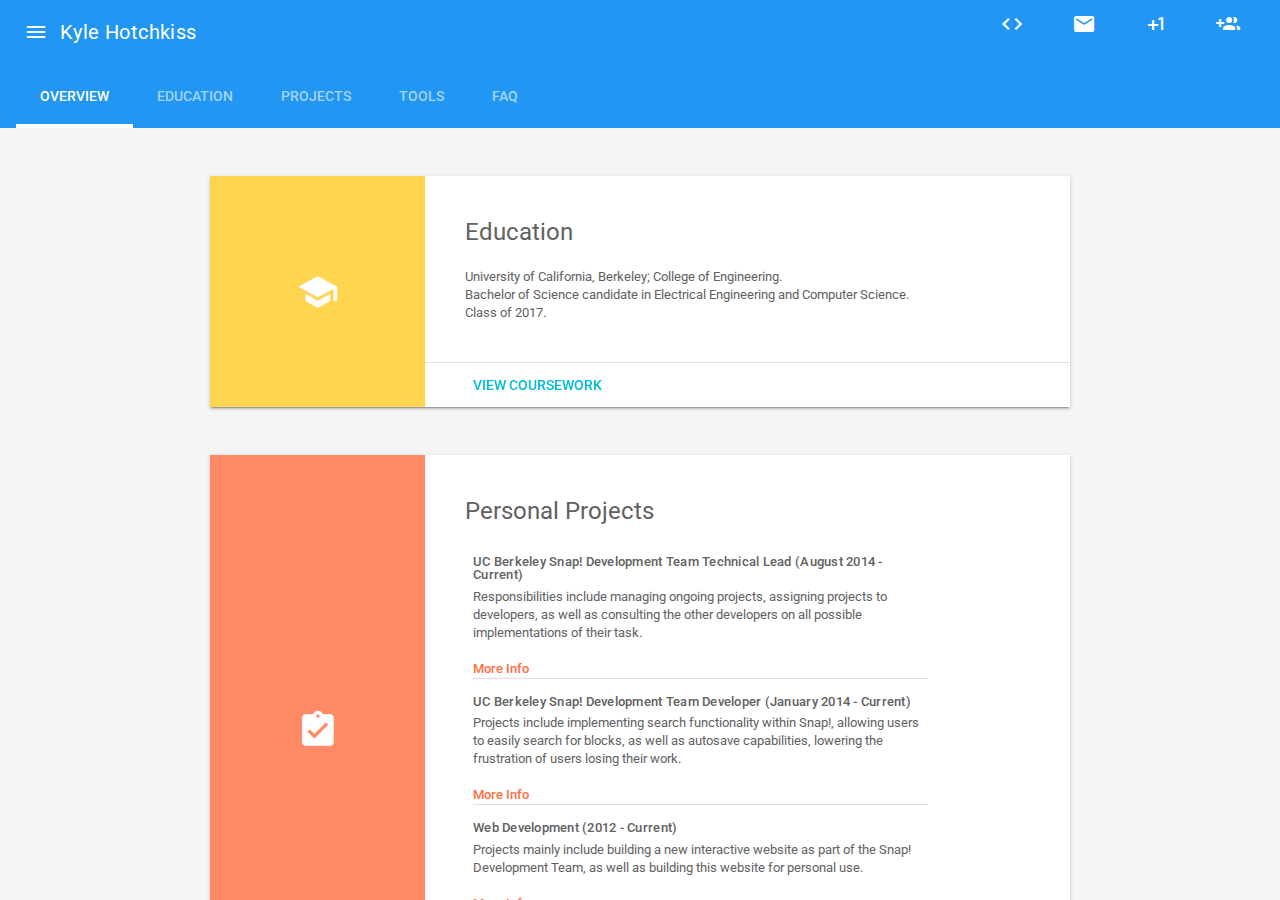
<file: index.html>
<!doctype html>
<html lang="en">
  <head>
    <meta charset="utf-8">
    <meta http-equiv="X-UA-Compatible" content="IE=edge">
    <meta name="description" content="A front-end template that helps you build fast, modern mobile web apps.">
    <meta name="viewport" content="width=device-width, initial-scale=1">
    <title>Kyle Hotchkiss</title>

    <link href="https://fonts.googleapis.com/css?family=Roboto:regular,bold,italic,thin,light,bolditalic,black,medium&amp;lang=en" rel="stylesheet">
    <link href="https://fonts.googleapis.com/icon?family=Material+Icons"
      rel="stylesheet">
    <link rel="stylesheet" href="material.min.css">
    <link rel="stylesheet" href="styles.css">
    <style>
    #view-source {
      position: fixed;
      display: block;
      right: 0;
      bottom: 0;
      margin-right: 40px;
      margin-bottom: 40px;
      z-index: 900;
    }
    </style>
    <link rel="apple-touch-icon" sizes="57x57" href="/apple-icon-57x57.png">
    <link rel="apple-touch-icon" sizes="60x60" href="/apple-icon-60x60.png">
    <link rel="apple-touch-icon" sizes="72x72" href="/apple-icon-72x72.png">
    <link rel="apple-touch-icon" sizes="76x76" href="/apple-icon-76x76.png">
    <link rel="apple-touch-icon" sizes="114x114" href="/apple-icon-114x114.png">
    <link rel="apple-touch-icon" sizes="120x120" href="/apple-icon-120x120.png">
    <link rel="apple-touch-icon" sizes="144x144" href="/apple-icon-144x144.png">
    <link rel="apple-touch-icon" sizes="152x152" href="/apple-icon-152x152.png">
    <link rel="apple-touch-icon" sizes="180x180" href="/apple-icon-180x180.png">
    <link rel="icon" type="image/png" sizes="192x192"  href="/android-icon-192x192.png">
    <link rel="icon" type="image/png" sizes="32x32" href="/favicon-32x32.png">
    <link rel="icon" type="image/png" sizes="96x96" href="/favicon-96x96.png">
    <link rel="icon" type="image/png" sizes="16x16" href="/favicon-16x16.png">
    <link rel="manifest" href="/manifest.json">
    <meta name="msapplication-TileColor" content="#ffffff">
    <meta name="msapplication-TileImage" content="/ms-icon-144x144.png">
    <meta name="theme-color" content="#ffffff">
  </head>
  <body class="mdl-demo mdl-color--grey-100 mdl-color-text--grey-700 mdl-base">
    <style>
    .demo-layout-waterfall .mdl-layout__header-row .mdl-navigation__link:last-of-type  {
      padding-right: 0;
    }
    </style>
    <div class="demo-layout-waterfall mdl-layout mdl-js-layout">
      <header class="mdl-layout__header mdl-layout__header--waterfall" >
        <div class="mdl-layout__header-row">
          <span class="mdl-layout-title" style="left: 20px;">Kyle Hotchkiss</span>
          <div class="mdl-layout-spacer"></div>
          <nav class="mdl-navigation mdl-layout--large-screen-only">
            <a class="mdl-navigation__link" href="https://github.com/khotchkiss13"><i class="material-icons">code</i></a>
            <a class="mdl-navigation__link" href="mailto:khotchkiss13@berkeley.edu"><i class="material-icons">mail</i></a>
            <a class="mdl-navigation__link" href="https://plus.google.com/+KyleHotchkiss13"><i class="material-icons">plus_one</i></a>
            <a class="mdl-navigation__link" href="https://www.facebook.com/Khotchkiss13"><i class="material-icons">group_add</i></a>
          </nav>
        </div>
        <div class="mdl-layout__tab-bar mdl-js-ripple-effect mdl-color--primary">
          <a href="index.html#overview" class="mdl-layout__tab is-active">Overview</a>
          <a href="education.html#education" class="mdl-layout__tab">Education</a>
          <a href="projects.html#projects" class="mdl-layout__tab">Projects</a>
          <a href="#tools" class="mdl-layout__tab">Tools</a>
          <a href="#faq" class="mdl-layout__tab">FAQ</a>
        </div>
      </header>
      <div class="mdl-layout__drawer">
        <span class="mdl-layout-title">Kyle Hotchkiss</span>
        <nav class="mdl-navigation">
          <a class="mdl-navigation__link" href="index.html"><i class="material-icons" style="padding-right: 20px">account_circle</i>Overview</a>
          <a class="mdl-navigation__link" href="education.html"><i class="material-icons" style="padding-right: 20px">school</i>Education</a>
          <a class="mdl-navigation__link" href="projects.html"><i class="material-icons" style="padding-right: 20px">assignment_turned_in</i>Projects</a>
          <a class="mdl-navigation__link" href="tools.html"><i class="material-icons" style="padding-right: 20px">build</i>Tools</a>
          <a class="mdl-navigation__link" href="faq.html"><i class="material-icons" style="padding-right: 20px">question_answer</i>FAQ</a>
        </nav>
      </div>
      <main class="mdl-layout__content">
        <div class="mdl-layout__tab-panel is-active" id="overview">
          <section class="section--center mdl-grid mdl-grid--no-spacing mdl-shadow--2dp">
            <header class="section__play-btn mdl-cell mdl-cell--3-col-desktop mdl-cell--2-col-tablet mdl-cell--4-col-phone mdl-color--amber-300 mdl-color-text--white">
              <i class="material-icons">school</i>
            </header>
            <div class="mdl-card mdl-cell mdl-cell--9-col-desktop mdl-cell--6-col-tablet mdl-cell--4-col-phone">
              <div class="mdl-card__supporting-text">
                <h4>Education</h4>
                University of California, Berkeley; College of Engineering.<br/>
                Bachelor of Science candidate in Electrical Engineering and Computer Science.<br/>
                Class of 2017.
              </div>
              <div class="mdl-card__actions">
                <a href="education.html#courses" class="mdl-button">View coursework</a>
              </div>
            </div>
          </section>
          <section class="section--center mdl-grid mdl-grid--no-spacing mdl-shadow--2dp">
            <header class="section__play-btn mdl-cell mdl-cell--3-col-desktop mdl-cell--2-col-tablet mdl-cell--4-col-phone mdl-color--deep-orange-300 mdl-color-text--white">
              <i class="material-icons">assignment_turned_in</i>
            </header>
            <div class="mdl-card mdl-cell mdl-cell--9-col-desktop mdl-cell--6-col-tablet mdl-cell--4-col-phone">
              <div class="mdl-card__supporting-text">
                <h4>Personal Projects</h4>
              <div class="section__text mdl-cell mdl-cell--10-col-desktop mdl-cell--6-col-tablet mdl-cell--3-col-phone">
                <h5>UC Berkeley Snap! Development Team Technical Lead (August 2014 - Current)</h5>
                Responsibilities include managing ongoing projects, assigning projects to developers, as well as consulting the other developers on all possible implementations of their task. <br/><br/><a href="#snap">More Info</a><br/>
              </div>
              <div class="section__text mdl-cell mdl-cell--10-col-desktop mdl-cell--6-col-tablet mdl-cell--3-col-phone">
                <h5>UC Berkeley Snap! Development Team Developer (January 2014 - Current)</h5>
                Projects include implementing search functionality within Snap!, allowing users to easily search for blocks, as well as autosave capabilities, lowering the frustration of users losing their work. <br/><br/><a href="#snap">More Info</a><br/>
              </div>
              <div class="section__text mdl-cell mdl-cell--10-col-desktop mdl-cell--6-col-tablet mdl-cell--3-col-phone">
                <h5>Web Development (2012 - Current)</h5>
                Projects mainly include building a new interactive website as part of the Snap! Development Team, as well as building this website for personal use. <br/><br/><a href="#web">More Info</a>
              </div>
            </div>
              <div class="mdl-card__actions">
                <a href="projects.html#projects" class="mdl-button">View all projects</a>
              </div>
            </div>
          </section>
          <section class="section--center mdl-grid mdl-grid--no-spacing mdl-shadow--2dp">
            <header class="section__play-btn mdl-cell mdl-cell--3-col-desktop mdl-cell--2-col-tablet mdl-cell--4-col-phone mdl-color--red-300 mdl-color-text--white">
              <i class="material-icons">build</i>
            </header>
            <div class="mdl-card mdl-cell mdl-cell--9-col-desktop mdl-cell--6-col-tablet mdl-cell--4-col-phone">
              <div class="mdl-card__supporting-text">
                <h4>Tools</h4>
                Tools experienced with include, but are not limited to the programming languages C, Java, Javascript, and Python, the frameworks Rail, Material Lite, and Angular JS, and the graphical programs Adobe Photoshop, Illustrator, and Indesign.
              </div>
              <div class="mdl-card__actions">
                <a href="tools.html#tools" class="mdl-button">View all tools</a>
              </div>
            </div>
          </section>
          <br/>
          <br/>
        </div>
        <div class="mdl-layout__tab-panel" id="education">
          <section class="section--center mdl-grid mdl-grid--no-spacing">
            <div class="mdl-cell mdl-cell--12-col">
          </section>
          <section class="section--center mdl-grid mdl-grid--no-spacing mdl-shadow--2dp" id="schools">
            <header class="section__play-btn mdl-cell mdl-cell--3-col-desktop mdl-cell--2-col-tablet mdl-cell--4-col-phone mdl-color--amber-300 mdl-color-text--white">
              <i class="material-icons">account_balance</i>
            </header>
            <div class="mdl-card mdl-cell mdl-cell--9-col-desktop mdl-cell--6-col-tablet mdl-cell--4-col-phone">
            <div class="mdl-card mdl-cell mdl-cell--12-col">
              <div class="mdl-card__supporting-text mdl-grid mdl-grid--no-spacing">
                <h3 class="mdl-cell mdl-cell--12-col">Schools Attended</h3>
                <div class="section__text mdl-cell mdl-cell--10-col-desktop mdl-cell--6-col-tablet mdl-cell--3-col-phone">
                  <h4>Antelope High Scool. Class of 2013.</h4>
                  <h5>Graduated with the honor of Saludatorian.</h5>
                  <br/>
                  <a href="#hscourses">Courses</a>
                </div>
                <div class="section__text mdl-cell mdl-cell--10-col-desktop mdl-cell--6-col-tablet mdl-cell--3-col-phone">
                  <h4>University of California, Berkeley. Class of 2017.</h4>
                  <h5>Candidate for Bachelor of Science in Electrical Engineering and Computer Science.</h5>
                  <br/>
                  <a href="#courses">Courses</a>
                </div>
              </div>
          </section>
          <section class="section--center mdl-grid mdl-grid--no-spacing mdl-shadow--2dp" id="courses">
            <div class="mdl-card mdl-cell mdl-cell--12-col">
              <div class="mdl-card__supporting-text mdl-grid mdl-grid--no-spacing">
                <h3 class="mdl-cell mdl-cell--12-col">Relevant College Coursework</h3>
                <table class="mdl-data-table mdl-js-data-table mdl-data-table mdl-shadow--2dp">
                  <thead>
                    <tr>
                      <th class="mdl-data-table__cell--non-numeric">Course Code</th>
                      <th class="mdl-data-table__cell--non-numeric">Course Title</th>
                      <th class="mdl-data-table__cell--non-numeric">Programming Language</th>
                      <th class="mdl-data-table__cell--non-numeric">Semester Taken</th>
                    </tr>
                  </thead>
                  <tbody>
                    <tr>
                      <td class="mdl-data-table__cell--non-numeric">CS 61A</td>
                      <td class="mdl-data-table__cell--non-numeric">The Structure and Interpretation of Computer Programs</td>
                      <td class="mdl-data-table__cell--non-numeric">Python</td>
                      <td class="mdl-data-table__cell--non-numeric">Fall 2013</td>
                    </tr>
                    <tr>
                      <td class="mdl-data-table__cell--non-numeric">CS 61B</td>
                      <td class="mdl-data-table__cell--non-numeric">Data Structures</td>
                      <td class="mdl-data-table__cell--non-numeric">Java</td>
                      <td class="mdl-data-table__cell--non-numeric">Spring 2014</td>
                    </tr>
                    <tr>
                      <td class="mdl-data-table__cell--non-numeric">CS 61C</td>
                      <td class="mdl-data-table__cell--non-numeric">Machine Structures</td>
                      <td class="mdl-data-table__cell--non-numeric">C</td>
                      <td class="mdl-data-table__cell--non-numeric">Fall 2014</td>
                    </tr>
                    <tr>
                      <td class="mdl-data-table__cell--non-numeric">CS 70</td>
                      <td class="mdl-data-table__cell--non-numeric">Discrete Mathematics and Probability Theory</td>
                      <td class="mdl-data-table__cell--non-numeric">Python</td>
                      <td class="mdl-data-table__cell--non-numeric">Fall 2014</td>
                    </tr>
                    <tr>
                      <td class="mdl-data-table__cell--non-numeric">CS 195</td>
                      <td class="mdl-data-table__cell--non-numeric">Social Implications of Computer Technology</td>
                      <td class="mdl-data-table__cell--non-numeric">N/A</td>
                      <td class="mdl-data-table__cell--non-numeric">Fall 2014</td>
                    </tr>
                    <tr>
                      <td class="mdl-data-table__cell--non-numeric">CS 188</td>
                      <td class="mdl-data-table__cell--non-numeric">Introduction to Artificial Intelligence</td>
                      <td class="mdl-data-table__cell--non-numeric">Python</td>
                      <td class="mdl-data-table__cell--non-numeric">Spring 2015</td>
                    </tr>
                    <tr>
                      <td class="mdl-data-table__cell--non-numeric">CS 170</td>
                      <td class="mdl-data-table__cell--non-numeric">Efficient Algorithms and Intractable Problems</td>
                      <td class="mdl-data-table__cell--non-numeric">Python/Latex</td>
                      <td class="mdl-data-table__cell--non-numeric">Spring 2015</td>
                    </tr>
                    <tr>
                      <td class="mdl-data-table__cell--non-numeric">CS 169</td>
                      <td class="mdl-data-table__cell--non-numeric">Software Engineering</td>
                      <td class="mdl-data-table__cell--non-numeric">Ruby</td>
                      <td class="mdl-data-table__cell--non-numeric">Spring 2015</td>
                    </tr>
                    <tr>
                      <td class="mdl-data-table__cell--non-numeric">CS 162</td>
                      <td class="mdl-data-table__cell--non-numeric">Operating Systems and System Programming</td>
                      <td class="mdl-data-table__cell--non-numeric">C</td>
                      <td class="mdl-data-table__cell--non-numeric">Fall 2015</td>
                    </tr>
                    <tr>
                      <td class="mdl-data-table__cell--non-numeric">Info 257</td>
                      <td class="mdl-data-table__cell--non-numeric">Database Management</td>
                      <td class="mdl-data-table__cell--non-numeric">TBD</td>
                      <td class="mdl-data-table__cell--non-numeric">Fall 2015</td>
                    </tr>
                  </tbody>
                </table>
              </div>
          </section>
          <section class="section--center mdl-grid mdl-grid--no-spacing mdl-shadow--2dp" id="hscourses">
            <div class="mdl-card mdl-cell mdl-cell--12-col">
              <div class="mdl-card__supporting-text mdl-grid mdl-grid--no-spacing">
                <h3 class="mdl-cell mdl-cell--12-col">Relevant High School Coursework</h3>
                <table class="mdl-data-table mdl-js-data-table mdl-data-table mdl-shadow--2dp">
                  <thead>
                    <tr>
                      <th class="mdl-data-table__cell--non-numeric">Course Title</th>
                      <th class="mdl-data-table__cell--non-numeric">Principles Learned</th>
                      <th class="mdl-data-table__cell--non-numeric">Semester Taken</th>
                    </tr>
                  </thead>
                  <tbody>
                    <tr>
                      <td class="mdl-data-table__cell--non-numeric">Introduction to Engineering</td>
                      <td class="mdl-data-table__cell--non-numeric">AutoCad and Engineering Practices</td>
                      <td class="mdl-data-table__cell--non-numeric">Fall 2009</td>
                    </tr>
                    <tr>
                      <td class="mdl-data-table__cell--non-numeric">Principles of Engineering</td>
                      <td class="mdl-data-table__cell--non-numeric">Mechanical Engineering, Robotics, and Programming</td>
                      <td class="mdl-data-table__cell--non-numeric">Fall 2010</td>
                    </tr>
                    <tr>
                      <td class="mdl-data-table__cell--non-numeric">Biotechnical Engineering</td>
                      <td class="mdl-data-table__cell--non-numeric">Engineering Principles Applied to Biological Beings</td>
                      <td class="mdl-data-table__cell--non-numeric">Fall 2011</td>
                    </tr>
                    <tr>
                      <td class="mdl-data-table__cell--non-numeric">Engineering Design and Development</td>
                      <td class="mdl-data-table__cell--non-numeric">Full Development Process of Developing a Product</td>
                      <td class="mdl-data-table__cell--non-numeric">Spring 2013</td>
                    </tr>
                  </tbody>
                </table>
              </div>
          </section>
        <br/>
        <br/>
        <br/>
        </div>
        <div class="mdl-layout__tab-panel" id="projects">
          <section class="section--center mdl-grid mdl-grid--no-spacing">
            <div class="mdl-cell mdl-cell--12-col">
          </section>
          <section class="section--center mdl-grid mdl-grid--no-spacing mdl-shadow--2dp" id="snap">
            <header class="section__play-btn mdl-cell mdl-cell--3-col-desktop mdl-cell--2-col-tablet mdl-cell--4-col-phone mdl-color--deep-orange-300 mdl-color-text--white">
              <i class="material-icons">code</i>
            </header>
            <div class="mdl-card mdl-cell mdl-cell--9-col-desktop mdl-cell--6-col-tablet mdl-cell--4-col-phone">
              <div class="mdl-card__supporting-text">
                <h4><a href="http://snap.berkeley.edu">Snap!</a></h4>
                Developed by Jens M&ouml;nig at MioSoft Corporation (now at SAP), with design input and documentation by Brian Harvey at Berkeley, Snap! is a graphical browser based programming language used to taught CS 10: The Beauty and Joy of Computing at UC Berkeley, as well as in AP CS courses accross the country. Snap! is open source, and has a student organized development team at UC Berkeley.
              </div>
            </div>
          </section>
          <section class="section--center mdl-grid mdl-grid--no-spacing mdl-shadow--2dp" id="dev">
            <header class="section__play-btn mdl-cell mdl-cell--3-col-desktop mdl-cell--2-col-tablet mdl-cell--4-col-phone mdl-color--deep-orange-300 mdl-color-text--white">
              <i class="material-icons">settings_ethernet</i>
            </header>
            <div class="mdl-card mdl-cell mdl-cell--9-col-desktop mdl-cell--6-col-tablet mdl-cell--4-col-phone">
              <div class="mdl-card__supporting-text">
                <h4>UC Berkeley Snap! Development Team Co-Leader/Technical Lead</h4>
                Beginning in August 2014, one semester after joining the dev team, I took the responsibilities of co-leader for the devteam along with one other member. During this time, we have done the organized and ran the folowing projects:
                <br/>
                <br/>
                <u1>
                  <li>Organized and taught a student lead course at the university, teaching the basics of JavaScript, Git, GitHub, and working on a large code base, in order to prepare students who were interested in joiing the development team.</li>
                  <br/>
                  <li>Planned, designed, and worked on a new backend for Snap! based in Ruby, allowing for shared ownership of projects, as well as other new features.</li>
                  <br/>
                  <li>Planned and designed a new frontend interface, allowing for a Snap! user community and project discovery.</li>
                  </u1>
              </div>
            </div>
          </section>
          <section class="section--center mdl-grid mdl-grid--no-spacing mdl-shadow--2dp" id="dev">
            <header class="section__play-btn mdl-cell mdl-cell--3-col-desktop mdl-cell--2-col-tablet mdl-cell--4-col-phone mdl-color--deep-orange-300 mdl-color-text--white">
              <i class="material-icons">assignment_ind</i>
            </header>
            <div class="mdl-card mdl-cell mdl-cell--9-col-desktop mdl-cell--6-col-tablet mdl-cell--4-col-phone">
              <div class="mdl-card__supporting-text">
                <h4>UC Berkeley Snap! Developer</h4>
                After joining the Snap! Development team in January 2014, I have completed the following projects and goals:
                <br/>
                <br/>
                <u1>
                  <li>Learned Git, GitHub, JavaScript, and assorted browser development tools.</li>
                  <br/>
                  <li>Implemented a search algorithm and designed an interface allowing for users to easily find the assorted functions they are looking for within Snap!</li>
                  <br/>
                  <li>Implemented automatic saving of projects at regulated intervals to help prevent user frustration with losing work while working locally, or in the cloud.</li>
                  </u1>
              </div>
            </div>
          </section>
          <section class="section--center mdl-grid mdl-grid--no-spacing mdl-shadow--2dp" id="web">
            <header class="section__play-btn mdl-cell mdl-cell--3-col-desktop mdl-cell--2-col-tablet mdl-cell--4-col-phone mdl-color--deep-orange-300 mdl-color-text--white">
              <i class="material-icons">wifi</i>
            </header>
            <div class="mdl-card mdl-cell mdl-cell--9-col-desktop mdl-cell--6-col-tablet mdl-cell--4-col-phone">
              <div class="mdl-card__supporting-text">
                <h4>Web Development</h4>
                I have learned web development on my own throughout the last several years. Websites that I have worked on include the following:
                <br/>
                <br/>
                <u1>
                  <li><a href="http://snapdecal.org">The course website for the Snap! Developers Intro Course</a></li>
                  <br/>
                  <li>An online portal for the Bernal Heights Neighborhood Center, allowing for them to keep track of volunteers, events, and space rentals as they need. (Not yet launched)</li>
                  <br/>
                  <li>Brand new Snap! website, including a newly created user community, allowing students and teacher to connect with other users around the globe and spark creativity. (Not yet launched)</li>
                  <br>
                  <li>And of course, <a href="http://khotchkiss.xyz">My own personal website</a> that you are currently viewing.
                  </li>
                  </u1>
              </div>
            </div>
          </section>
          <section class="section--center mdl-grid mdl-grid--no-spacing mdl-shadow--2dp" id="dev">
            <header class="section__play-btn mdl-cell mdl-cell--3-col-desktop mdl-cell--2-col-tablet mdl-cell--4-col-phone mdl-color--deep-orange-300 mdl-color-text--white">
              <i class="material-icons">assignment_ind</i>
            </header>
            <div class="mdl-card mdl-cell mdl-cell--9-col-desktop mdl-cell--6-col-tablet mdl-cell--4-col-phone">
              <div class="mdl-card__supporting-text">
                <h4>Graphics</h4>
                After taking a Photoshop class in high school and some self study, I have done some freelance work, as well as some personal work.
              </div>
            </div>
          </section>
          <div class="mdl-grid">
            <div class="mdl-cell mdl-cell--2-col">

            </div>
            <div class="mdl-cell mdl-cell--4-col">
              <style>
              .demo-card-image.mdl-card {
                width: 350px;
                height: 200px;
              }
              .demo-card-image > .mdl-card__actions {
                height: 52px;
                padding: 16px;
                background: rgba(0, 0, 0, 0.2);
              }
              .demo-card-image__filename {
                color: #fff;
                font-size: 14px;
                font-weight: 500;
              }
              </style>

              <div class="demo-card-image mdl-card mdl-shadow--2dp" style="background: url('./assets/snap_info2_1.jpg') center / cover;">
                <div class="mdl-card__title mdl-card--expand"></div>
                <div class="mdl-card__actions">
                  <span class="demo-card-image__filename">Snap! Dev Team Flyer</span>
                </div>
              </div>
            </div>
            <br/>
            <div class="mdl-cell mdl-cell--4-col">
              <div class="demo-card-image mdl-card mdl-shadow--2dp" style="background: url('./assets/ask_for_jag.jpg') center / cover;">
                <div class="mdl-card__title mdl-card--expand"></div>
                <div class="mdl-card__actions">
                  <span class="demo-card-image__filename">Cal Auto Television Graphic</span>
                </div>
              </div>
            </div>
          </div>
          <div class="mdl-grid">
            <div class="mdl-cell mdl-cell--2-col">

            </div>
            <div class="mdl-cell mdl-cell--4-col">
              <div class="demo-card-image mdl-card mdl-shadow--2dp" style="background: url('./assets/thankgiving_tv.jpg') center / cover;">
                <div class="mdl-card__title mdl-card--expand"></div>
                <div class="mdl-card__actions">
                  <span class="demo-card-image__filename">Cal Auto Television Graphic</span>
                </div>
              </div>
            </div>
            <div class="mdl-cell mdl-cell--4-col">
              <div class="demo-card-image mdl-card mdl-shadow--2dp" style="background: url('./assets/cal_testimonial_tv.jpg') center / cover;">
                <div class="mdl-card__title mdl-card--expand"></div>
                <div class="mdl-card__actions">
                  <span class="demo-card-image__filename">Cal Auto Television Graphic</span>
                </div>
              </div>
            </div>
          </div>
        <br/>
        <br/>
        <br/>
        </div>
        <div class="mdl-layout__tab-panel" id="tools">
          <section class="section--center mdl-grid mdl-grid--no-spacing">
            <div class="mdl-cell mdl-cell--12-col">
          </section>
          <section class="section--center mdl-grid mdl-grid--no-spacing mdl-shadow--2dp" id="languages">
            <header class="section__play-btn mdl-cell mdl-cell--3-col-desktop mdl-cell--2-col-tablet mdl-cell--4-col-phone mdl-color--red-300 mdl-color-text--white">
              <i class="material-icons">language</i>
            </header>
            <div class="mdl-card mdl-cell mdl-cell--9-col-desktop mdl-cell--6-col-tablet mdl-cell--4-col-phone">
              <div class="mdl-card__supporting-text">
                <h4>Programming Languages:</h4>
                <h5>Python</h5>
                <input class="mdl-slider mdl-js-slider" type="range" min="0" max="100" value="75" tabindex="0"/>
                <h5>Java</h5>
                <input class="mdl-slider mdl-js-slider" type="range" min="0" max="100" value="65" tabindex="0"/>
                <h5>C</h5>
                <input class="mdl-slider mdl-js-slider" type="range" min="0" max="100" value="55" tabindex="0"/>
                <h5>JavaScript</h5>
                <input class="mdl-slider mdl-js-slider" type="range" min="0" max="100" value=60 tabindex="0"/>
                <h5>Ruby</h5>
                <input class="mdl-slider mdl-js-slider" type="range" min="0" max="100" value="75" tabindex="0">
                <br/>
                <h4>Design Languages:</h4>
                <h5>Latex</h5>
                <input class="mdl-slider mdl-js-slider" type="range" min="0" max="100" value="50" tabindex="0"/>
                <h5>HTML5</h5>
                <input class="mdl-slider mdl-js-slider" type="range" min="0" max="100" value="55" tabindex="0"/>
                <h5>CSS3</h5>
                <input class="mdl-slider mdl-js-slider" type="range" min="0" max="100" value="50" tabindex="0"/>
              </div>
            </div>
          </section>
          <section class="section--center mdl-grid mdl-grid--no-spacing mdl-shadow--2dp" id="frameworks">
            <header class="section__play-btn mdl-cell mdl-cell--3-col-desktop mdl-cell--2-col-tablet mdl-cell--4-col-phone mdl-color--red-300 mdl-color-text--white">
              <i class="material-icons">border_outer</i>
            </header>
            <div class="mdl-card mdl-cell mdl-cell--9-col-desktop mdl-cell--6-col-tablet mdl-cell--4-col-phone">
              <div class="mdl-card__supporting-text">
                <h4>Backend Frameworks:</h4>
                <h5>Ruby on Rails</h5>
                <input class="mdl-slider mdl-js-slider" type="range" min="0" max="100" value="85" tabindex="0"/>
                <h5>Node.js</h5>
                <input class="mdl-slider mdl-js-slider" type="range" min="0" max="100" value="50" tabindex="0"/>
                <br/>
                <h4>Frontend Frameworks:</h4>
                <h5>Bootstrap</h5>
                <input class="mdl-slider mdl-js-slider" type="range" min="0" max="100" value="65" tabindex="0"/>
                <h5>Material Lite</h5>
                <input class="mdl-slider mdl-js-slider" type="range" min="0" max="100" value="70" tabindex="0"/>
                <h5>AngularJS</h5>
                <input class="mdl-slider mdl-js-slider" type="range" min="0" max="100" value="50" tabindex="0"/>
              </div>
            </div>
          </section>
          <section class="section--center mdl-grid mdl-grid--no-spacing mdl-shadow--2dp" id="programs">
            <header class="section__play-btn mdl-cell mdl-cell--3-col-desktop mdl-cell--2-col-tablet mdl-cell--4-col-phone mdl-color--red-300 mdl-color-text--white">
              <i class="material-icons">laptop_mac</i>
            </header>
            <div class="mdl-card mdl-cell mdl-cell--9-col-desktop mdl-cell--6-col-tablet mdl-cell--4-col-phone">
              <div class="mdl-card__supporting-text">
                <h4>Programs:</h4>
                <h5>Git/Github</h5>
                <input class="mdl-slider mdl-js-slider" type="range" min="0" max="100" value="75" tabindex="0"/>
                <h5>Atom/Sublime</h5>
                <input class="mdl-slider mdl-js-slider" type="range" min="0" max="100" value="90" tabindex="0"/>
                <br/>
                <h5>Eclipse IDE</h5>
                <input class="mdl-slider mdl-js-slider" type="range" min="0" max="100" value="65" tabindex="0"/>
                <h5>Chrome/Firefox/Safari</h5>
                <input class="mdl-slider mdl-js-slider" type="range" min="0" max="100" value="90" tabindex="0"/>
                <h5>Adobe Illustrator/Photoshop</h5></h5>
                <input class="mdl-slider mdl-js-slider" type="range" min="0" max="100" value="75" tabindex="0"/>
              </div>
            </div>
          </section>
        <br/>
        <br/>
        <br/>
        </div>
        <div class="mdl-layout__tab-panel" id="faq">
          <section class="section--center mdl-grid mdl-grid--no-spacing">
            <div class="mdl-cell mdl-cell--12-col">
              <h4>Frequently Asked Questions</h4>
              <ul class="toc">
                <a href="#q1">What are your career goals?</a>
                <a href="#q2">What is your dream job?</a>
                <a href="#q3">What is your favorite programming language?</a>
                <a href="#q4">What is your prefered text editor?</a>
                <a href="#q5">What is your work station like?</a>
                <a href="#q6">When did you first start programming?</a>
                <a href="#q7">How did you get into graphic/web design?</a>
                <a href="#q8">What are some of your hobbies?</a>
                <a href="#q9">What is your favorite movie?</a>
                <a href="#q10">What is your favorite genre of music?</a>
              </ul>

              <h5 id="q1">What are your career goals?</h5>
              <p>
                My goals as far as my carerr goes are to be able to provide for myself and my family, and be able to enjoy the work I do. Bonuses would be working on a new groundbreaking technology, or design an application that makes everyone's life easier.
              </p>

              <h5 id="q2">What is your dream job?</h5>
              <p>
                My dream job would to be a lead Android developer at Google, however, any career where I am doing something related to my study, and more importantly something that I truly enjoy would be a great job for me.
              </p>

              <h5 id="q3">What is your favorite programming language?</h5>
              <p>
                My favorite programming language is usually the one I am working the most in currently. Everytime I have learned a new language, I have thought it was the best language ever, only to later go back to some other language and think that it was the best. Right now, I would have to say that Ruby and Python are great languages to code in, and JavaScript is really great if you like having fun with errors when you are programming.
              </p>

              <h5 id="q4">What is your prefered text editor?</h5>
              <p>
                Again, this usually changes when ever I use a different editor, however I am currently using Atom by GitHub, and I really enjoy the customizability that it allows.
              </p>

              <h5 id="q5">What is your work station like?</h5>
              <p>
                Curently, I am working on a mid 2014 Retina Mac Book Pro. I also have an Asus 27" monitor that I connect to, Pok3r mechanical keyboard with Cherry MX Blue switches for portability, Das 4 Ultimate mechanical keyboard with Charry MX Brown switches for home, a Logitech MX Master bluetooth mouse, as well as Audiotechnica ATH-M50x headphones for listening to music while I work.
              </p>

              <h5 id="q6">When did you first start programming?</h5>
              <p>
                My first exprience with programming was in 10th grade, where I had to program a robot to sort marbles as part of my engineering class. The program we used was very basic, but taught me enough about programming for me to know I was interested enough in it to major in EECS.
              </p>

              <h5 id="q7">How did you get into graphic/web design?</h5>
              <p>
                I first got into graphic design in 11th grade, when I took a class on how to use Adobe Photoshop. I thought it was amazing what could be created, and it lead me to finding other ways to create cool things, like Illustrator, and web design.
              </p>

              <h5 id="q8">What are some of your hobbies?</h5>
              <p>
                I enjoy playing guitar, following the latest news in the world of Android, as well as hanging out with my friends and discussing whatever comes to our minds.
              </p>

              <h5 id="q9">What is your favorite movie?</h5>
              <p>
                I have many movies that I enjoy. I am a fan of most of Christopher Nolan's films, as well as the films of Quentin Tarantino. I also like comic book movies and academy award nominated films.
              </p>

              <h5 id="q10">What is your favorite genre of music?</h5>
              <p>
                While my tastes have evolved, I always go back to classic/hard rock. My favorite band is Metallica, and I enjoy similar artists.
              </p>
            </div>
          </section>
        <br/>
        <br/>
        <br/>
        </div>
        <footer class="mdl-mega-footer">
          <div class="mdl-mega-footer--middle-section">
            <div class="mdl-mega-footer--drop-down-section">
              <input class="mdl-mega-footer--heading-checkbox" type="checkbox" checked>
              <h1 class="mdl-mega-footer--heading">Education</h1>
              <ul class="mdl-mega-footer--link-list">
                <li><a href="education.html#schools">Schools</a></li>
                <li><a href="education.html#courses">Relevant Courses</a></li>
              </ul>
            </div>
            <div class="mdl-mega-footer--drop-down-section">
              <input class="mdl-mega-footer--heading-checkbox" type="checkbox" checked>
              <h1 class="mdl-mega-footer--heading">Projects</h1>
              <ul class="mdl-mega-footer--link-list">
                <li><a href="projects.html#snap">Snap</a></li>
                <li><a href="projects.html#web">Web Design</a></li>
                <li><a href="projects.html#graphics">Graphic Design</a></li>
              </ul>
            </div>
            <div class="mdl-mega-footer--drop-down-section">
              <input class="mdl-mega-footer--heading-checkbox" type="checkbox" checked>
              <h1 class="mdl-mega-footer--heading">Tools</h1>
              <ul class="mdl-mega-footer--link-list">
                <li><a href="tools.html#languages">Languages</a></li>
                <li><a href="tools.html#frameworks">Frameworks</a></li>
                <li><a href="tools.html#programs">Programs</a></li>
              </ul>
            </div>
            <div class="mdl-mega-footer--drop-down-section">
              <input class="mdl-mega-footer--heading-checkbox" type="checkbox" checked>
              <h1 class="mdl-mega-footer--heading">FAQ</h1>
              <ul class="mdl-mega-footer--link-list">
                <li><a href="faq.html#questions">Questions</a></li>
                <li><a href="faq.html#answers">Answers</a></li>
                <li><a href="faq.html#contact">Contact</a></li>
              </ul>
            </div>
          </div>
        </footer>
      </main>
    </div>
    <script src="material.min.js"></script>
  </body>
</html>
</file>
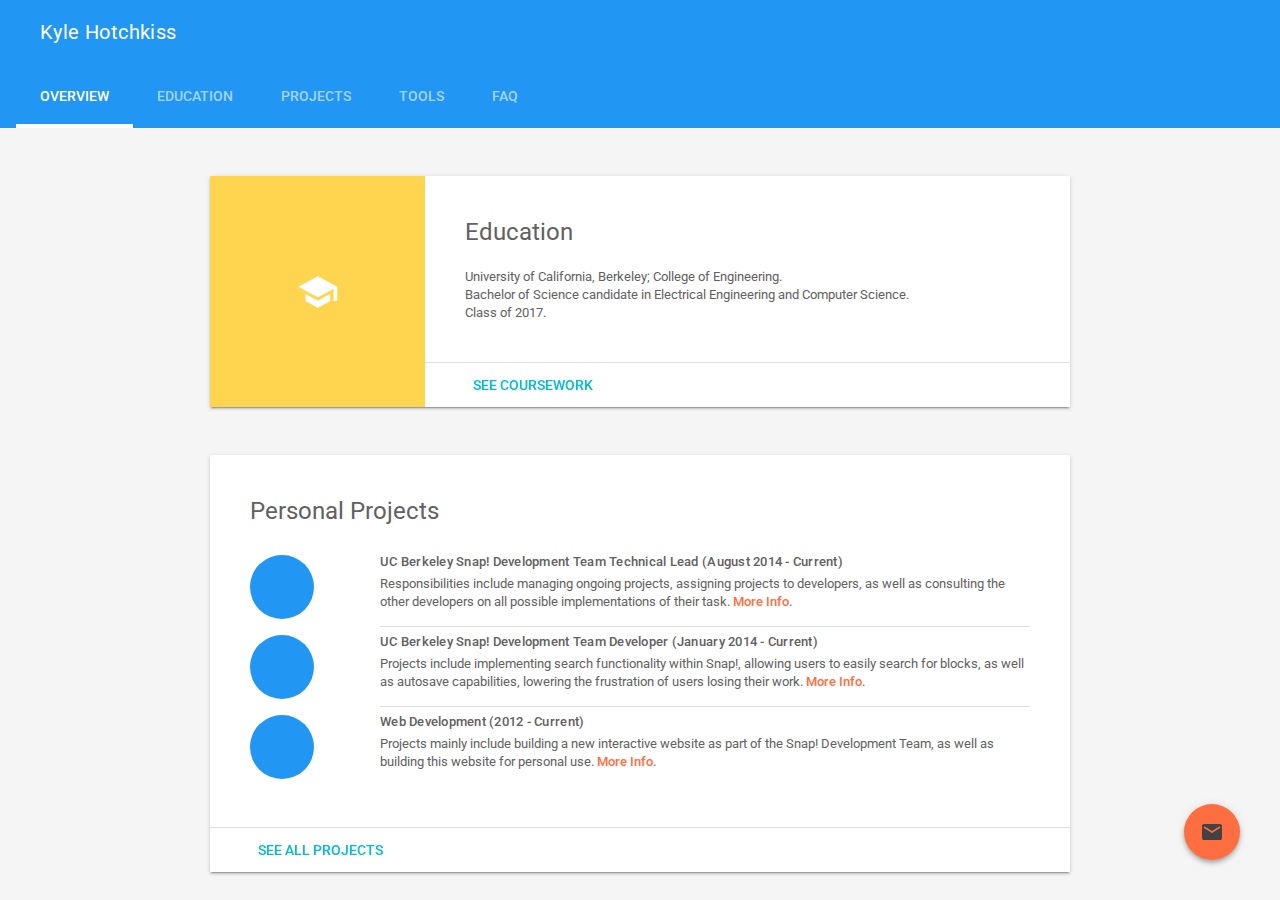
<file: templates/Website/index.html>
<!doctype html>
<html lang="en">
  <head>
    <meta charset="utf-8">
    <meta http-equiv="X-UA-Compatible" content="IE=edge">
    <meta name="description" content="A front-end template that helps you build fast, modern mobile web apps.">
    <meta name="viewport" content="width=device-width, initial-scale=1">
    <title>Kyle Hotchkiss</title>

    <link href="https://fonts.googleapis.com/css?family=Roboto:regular,bold,italic,thin,light,bolditalic,black,medium&amp;lang=en" rel="stylesheet">
    <link href="https://fonts.googleapis.com/icon?family=Material+Icons"
      rel="stylesheet">
    <link rel="stylesheet" href="material.min.css">
    <link rel="stylesheet" href="styles.css">
    <style>
    #view-source {
      position: fixed;
      display: block;
      right: 0;
      bottom: 0;
      margin-right: 40px;
      margin-bottom: 40px;
      z-index: 900;
    }
    </style>
  </head>
  <body class="mdl-demo mdl-color--grey-100 mdl-color-text--grey-700 mdl-base">
    <style>
    .demo-layout-waterfall .mdl-layout__header-row .mdl-navigation__link:last-of-type  {
      padding-right: 0;
    }
    </style>
    <div class="demo-layout-waterfall mdl-layout mdl-js-layout">
      <header class="mdl-layout__header mdl-layout__header--waterfall">
        <div class="mdl-layout__header-row">
          <!-- Title -->
          <span class="mdl-layout-title">Kyle Hotchkiss</span>
          <div class="mdl-layout-spacer"></div>
        </div>
        <div class="mdl-layout__tab-bar mdl-js-ripple-effect mdl-color--primary">
          <a href="#overview" class="mdl-layout__tab is-active">Overview</a>
          <a href="#education" class="mdl-layout__tab">Education</a>
          <a href="#projects" class="mdl-layout__tab">Projects</a>
          <a href="#tools" class="mdl-layout__tab">Tools</a>
          <a href="#faq" class="mdl-layout__tab">FAQ</a>
        </div>
      </header>
      <!-- <div class="mdl-layout__drawer">
        <span class="mdl-layout-title">Kyle Hotchkiss</span>
        <nav class="mdl-navigation">
          <a class="mdl-navigation__link is-active" href="#overview">Overview</a>
          <a class="mdl-navigation__link" href="#features">Coursework</a>
          <a class="mdl-navigation__link" href="#features">Projects</a>
          <a class="mdl-navigation__link" href="#features">Technology</a>
          <a class="mdl-navigation__link" href="#features">FAQ</a>
        </nav>
      </div> -->
      <main class="mdl-layout__content">
        <div class="mdl-layout__tab-panel is-active" id="overview">
          <section class="section--center mdl-grid mdl-grid--no-spacing mdl-shadow--2dp">
            <header class="section__play-btn mdl-cell mdl-cell--3-col-desktop mdl-cell--2-col-tablet mdl-cell--4-col-phone mdl-color--amber-300 mdl-color-text--white">
              <i class="material-icons">school</i>
            </header>
            <div class="mdl-card mdl-cell mdl-cell--9-col-desktop mdl-cell--6-col-tablet mdl-cell--4-col-phone">
              <div class="mdl-card__supporting-text">
                <h4>Education</h4>
                University of California, Berkeley; College of Engineering.<br/>
                Bachelor of Science candidate in Electrical Engineering and Computer Science.<br/>
                Class of 2017.
              </div>
              <div class="mdl-card__actions">
                <a href="#education" class="mdl-button">See coursework</a>
              </div>
            </div>
            <!-- <button class="mdl-button mdl-js-button mdl-js-ripple-effect mdl-button--icon" id="btn1">
              <i class="material-icons">more_vert</i>
            </button> -->
            <!-- <ul class="mdl-menu mdl-js-menu mdl-menu--bottom-right" for="btn1">
              <li class="mdl-menu__item">Lorem</li>
              <li class="mdl-menu__item" disabled>Ipsum</li>
              <li class="mdl-menu__item">Dolor</li>
            </ul> -->
          </section>
          <section class="section--center mdl-grid mdl-grid--no-spacing mdl-shadow--2dp">
            <div class="mdl-card mdl-cell mdl-cell--12-col">
              <div class="mdl-card__supporting-text mdl-grid mdl-grid--no-spacing">
                <h4 class="mdl-cell mdl-cell--12-col">Personal Projects</h4>
                <div class="section__circle-container mdl-cell mdl-cell--2-col mdl-cell--1-col-phone">
                  <div class="section__circle-container__circle mdl-color--primary"></div>
                </div>
                <div class="section__text mdl-cell mdl-cell--10-col-desktop mdl-cell--6-col-tablet mdl-cell--3-col-phone">
                  <h5>UC Berkeley Snap! Development Team Technical Lead (August 2014 - Current)</h5>
                  Responsibilities include managing ongoing projects, assigning projects to developers, as well as consulting the other developers on all possible implementations of their task. <a href="#snap">More Info</a>.
                </div>
                <div class="section__circle-container mdl-cell mdl-cell--2-col mdl-cell--1-col-phone">
                  <div class="section__circle-container__circle mdl-color--primary"></div>
                </div>
                <div class="section__text mdl-cell mdl-cell--10-col-desktop mdl-cell--6-col-tablet mdl-cell--3-col-phone">
                  <h5>UC Berkeley Snap! Development Team Developer (January 2014 - Current)</h5>
                  Projects include implementing search functionality within Snap!, allowing users to easily search for blocks, as well as autosave capabilities, lowering the frustration of users losing their work. <a href="#snap">More Info</a>.
                </div>
                <div class="section__circle-container mdl-cell mdl-cell--2-col mdl-cell--1-col-phone">
                  <div class="section__circle-container__circle mdl-color--primary"></div>
                </div>
                <div class="section__text mdl-cell mdl-cell--10-col-desktop mdl-cell--6-col-tablet mdl-cell--3-col-phone">
                  <h5>Web Development (2012 - Current)</h5>
                  Projects mainly include building a new interactive website as part of the Snap! Development Team, as well as building this website for personal use. <a href="#web">More Info</a>.
                </div>
              </div>
              <div class="mdl-card__actions">
                <a href="#projects" class="mdl-button">See all projects</a>
              </div>
            </div>
            <!-- <button class="mdl-button mdl-js-button mdl-js-ripple-effect mdl-button--icon" id="btn2">
              <i class="material-icons">more_vert</i>
            </button>
            <ul class="mdl-menu mdl-js-menu mdl-menu--bottom-right" for="btn2">
              <li class="mdl-menu__item">Lorem</li>
              <li class="mdl-menu__item" disabled>Ipsum</li>
              <li class="mdl-menu__item">Dolor</li>
            </ul> -->
          </section>
          <section class="section--center mdl-grid mdl-grid--no-spacing mdl-shadow--2dp">
            <div class="mdl-card mdl-cell mdl-cell--12-col">
              <div class="mdl-card__supporting-text">
                <h4>Tools</h4>
                Tools experienced with include, but are not limited to the programming languages C, Java, Javascript, and Python, the frameworks Rail, Material Lite, and Angular JS, and the graphical programs Adobe Photoshop, Illustrator, and Indesign.
              </div>
              <div class="mdl-card__actions">
                <a href="#tools" class="mdl-button">View all tools.</a>
              </div>
            </div>
            <!-- <button class="mdl-button mdl-js-button mdl-js-ripple-effect mdl-button--icon" id="btn3">
              <i class="material-icons">more_vert</i>
            </button>
            <ul class="mdl-menu mdl-js-menu mdl-menu--bottom-right" for="btn3">
              <li class="mdl-menu__item">Lorem</li>
              <li class="mdl-menu__item" disabled>Ipsum</li>
              <li class="mdl-menu__item">Dolor</li>
            </ul> -->
          </section>
        </div>
        <div class="mdl-layout__tab-panel" id="education">
          <section class="section--center mdl-grid mdl-grid--no-spacing">
            <div class="mdl-cell mdl-cell--12-col">
              <h4>Features</h4>
              Minim duis incididunt est cillum est ex occaecat consectetur. Qui sint ut et qui nisi cupidatat. Reprehenderit nostrud proident officia exercitation anim et pariatur ex.
              <ul class="toc">
                <h4>Contents</h4>
                <a href="#lorem1">Lorem ipsum</a>
                <a href="#lorem2">Lorem ipsum</a>
                <a href="#lorem3">Lorem ipsum</a>
                <a href="#lorem4">Lorem ipsum</a>
                <a href="#lorem5">Lorem ipsum</a>
              </ul>

              <h5 id="lorem1">Lorem ipsum dolor sit amet</h5>
              Excepteur et pariatur officia veniam anim culpa cupidatat consequat ad velit culpa est non.
              <ul>
                <li>Nisi qui nisi duis commodo duis reprehenderit consequat velit aliquip.</li>
                <li>Dolor consectetur incididunt in ipsum laborum non et irure pariatur excepteur anim occaecat officia sint.</li>
                <li>Lorem labore proident officia excepteur do.</li>
              </ul>

              <p>
                Sit qui est voluptate proident minim cillum in aliquip cupidatat labore pariatur id tempor id. Proident occaecat occaecat sint mollit tempor duis dolor cillum anim. Dolore sunt ea mollit fugiat in aliqua consequat nostrud aliqua ut irure in dolore. Proident aliqua culpa sint sint exercitation. Non proident occaecat reprehenderit veniam et proident dolor id culpa ea tempor do dolor. Nulla adipisicing qui fugiat id dolor. Nostrud magna voluptate irure veniam veniam labore ipsum deserunt adipisicing laboris amet eu irure. Sunt dolore nisi velit sit id. Nostrud voluptate labore proident cupidatat enim amet Lorem officia magna excepteur occaecat eu qui. Exercitation culpa deserunt non et tempor et non.
              </p>
              <p>
                Do dolor eiusmod eu mollit dolore nostrud deserunt cillum irure esse sint irure fugiat exercitation. Magna sit voluptate id in tempor elit veniam enim cupidatat ea labore elit. Aliqua pariatur eu nulla labore magna dolore mollit occaecat sint commodo culpa. Eu non minim duis pariatur Lorem quis exercitation. Sunt qui ex incididunt sit anim incididunt sit elit ad officia id.
              </p>
              <p id="lorem2">
                Tempor voluptate ex consequat fugiat aliqua. Do sit et reprehenderit culpa deserunt culpa. Excepteur quis minim mollit irure nulla excepteur enim quis in laborum. Aliqua elit voluptate ad deserunt nulla reprehenderit adipisicing sint. Est in eiusmod exercitation esse commodo. Ea reprehenderit exercitation veniam adipisicing minim nostrud. Veniam dolore ex ea occaecat non enim minim id ut aliqua adipisicing ad. Occaecat excepteur aliqua tempor cupidatat aute dolore deserunt ipsum qui incididunt aliqua occaecat sit quis. Culpa sint aliqua aliqua reprehenderit veniam irure fugiat ea ad.
              </p>
              <p>
                Eu minim fugiat laborum irure veniam Lorem aliqua enim. Aliqua veniam incididunt consequat irure consequat tempor do nisi deserunt. Elit dolore ad quis consectetur sint laborum anim magna do nostrud amet. Ea nulla sit consequat quis qui irure dolor. Sint deserunt excepteur consectetur magna irure. Dolor tempor exercitation dolore pariatur incididunt ut laboris fugiat ipsum sunt veniam aute sunt labore. Non dolore sit nostrud eu ad excepteur cillum eu ex Lorem duis.
              </p>
              <p>
                Id occaecat velit non ipsum occaecat aliqua quis ut. Eiusmod est magna non esse est ex incididunt aute ullamco. Cillum excepteur sint ipsum qui quis velit incididunt amet. Qui deserunt anim enim laborum cillum reprehenderit duis mollit amet ad officia enim. Minim sint et quis aliqua aliqua do minim officia dolor deserunt ipsum laboris. Nulla nisi voluptate consectetur est voluptate et amet. Occaecat ut quis adipisicing ad enim. Magna est magna sit duis proident veniam reprehenderit fugiat reprehenderit enim velit ex. Ullamco laboris culpa irure aliquip ad Lorem consequat veniam ad ipsum eu. Ipsum culpa dolore sunt officia laborum quis.
              </p>

              <h5 id="lorem3">Lorem ipsum dolor sit amet</h5>

              <p id="lorem4">
                Eiusmod nulla aliquip ipsum reprehenderit nostrud non excepteur mollit amet esse est est dolor. Dolore quis pariatur sit consectetur veniam esse ullamco duis Lorem qui enim ut veniam. Officia deserunt minim duis laborum dolor in velit pariatur commodo ullamco eu. Aute adipisicing ad duis labore laboris do mollit dolor cillum sunt aliqua ullamco. Esse tempor quis cillum consequat reprehenderit. Adipisicing proident anim eu sint elit aliqua anim dolore cupidatat fugiat aliquip qui.
              </p>
              <p id="lorem5">
                Nisi eiusmod esse cupidatat excepteur exercitation ipsum reprehenderit nostrud deserunt aliqua ullamco. Anim est irure commodo eiusmod pariatur officia. Est dolor ipsum excepteur magna aliqua ad veniam irure qui occaecat eiusmod aute fugiat commodo. Quis mollit incididunt amet sit minim velit eu fugiat voluptate excepteur. Sit minim id pariatur ex cupidatat cupidatat nostrud nostrud ipsum.
              </p>
              <p>
                Enim ea officia excepteur ad veniam id reprehenderit eiusmod esse mollit consequat. Esse non aute ullamco Lorem aliqua qui dolore irure eiusmod aute aliqua proident labore aliqua. Ipsum voluptate voluptate exercitation laborum deserunt nulla elit aliquip et minim ex veniam. Duis cupidatat aute sunt officia mollit dolor ad elit ad aute labore nostrud duis pariatur. In est sint voluptate consectetur velit ea non labore. Ut duis ea aliqua consequat nulla laboris fugiat aute id culpa proident. Minim eiusmod laboris enim Lorem nisi excepteur mollit voluptate enim labore reprehenderit officia mollit.
              </p>
              <p>
                Cupidatat labore nisi ut sunt voluptate quis sunt qui ad Lorem esse nisi. Ex esse velit ullamco incididunt occaecat dolore veniam tempor minim adipisicing amet. Consequat in exercitation est elit anim consequat cillum sint labore cillum. Aliquip mollit laboris ad labore anim.
              </p>
            </div>
          </section>
        </div>
        <footer class="mdl-mega-footer">
          <div class="mdl-mega-footer--middle-section">
            <div class="mdl-mega-footer--drop-down-section">
              <input class="mdl-mega-footer--heading-checkbox" type="checkbox" checked>
              <h1 class="mdl-mega-footer--heading">Education</h1>
              <ul class="mdl-mega-footer--link-list">
                <li><a href="#schools">Schools</a></li>
                <li><a href="#courses">Relevant Courses</a></li>
              </ul>
            </div>
            <div class="mdl-mega-footer--drop-down-section">
              <input class="mdl-mega-footer--heading-checkbox" type="checkbox" checked>
              <h1 class="mdl-mega-footer--heading">Projects</h1>
              <ul class="mdl-mega-footer--link-list">
                <li><a href="#snap">Snap</a></li>
                <li><a href="#web">Web Design</a></li>
                <li><a href="#graphics">Graphic Design</a></li>
              </ul>
            </div>
            <div class="mdl-mega-footer--drop-down-section">
              <input class="mdl-mega-footer--heading-checkbox" type="checkbox" checked>
              <h1 class="mdl-mega-footer--heading">Tools</h1>
              <ul class="mdl-mega-footer--link-list">
                <li><a href="#languages">Languages</a></li>
                <li><a href="#frameworks">Frameworks</a></li>
                <li><a href="#programs">Programs</a></li>
              </ul>
            </div>
            <div class="mdl-mega-footer--drop-down-section">
              <input class="mdl-mega-footer--heading-checkbox" type="checkbox" checked>
              <h1 class="mdl-mega-footer--heading">FAQ</h1>
              <ul class="mdl-mega-footer--link-list">
                <li><a href="#">Questions</a></li>
                <li><a href="#">Answers</a></li>
                <li><a href="#">Contact</a></li>
              </ul>
            </div>
          </div>
          <div class="mdl-mega-footer--bottom-section">
            <div class="mdl-logo">
              More Information
            </div>
            <ul class="mdl-mega-footer--link-list">
              <li><a href="https://developers.google.com/web/starter-kit/">Web Starter Kit</a></li>
              <li><a href="#">Help</a></li>
              <li><a href="#">Privacy and Terms</a></li>
            </ul>
          </div>
        </footer>
      </main>
    </div>
    <a href="mailto:khotchkiss13@berkeley.edu" target="_blank" id="view-source" class="mdl-button mdl-js-button mdl-button--fab mdl-js-ripple-effect mdl-button--colored mdl-shadow--4dp mdl-color--accent"><i class="material-icons" role="presentation">email</i>
    <span class="visuallyhidden">email</span></a>
    <script src="../../material.min.js"></script>
  </body>
</html>
</file>
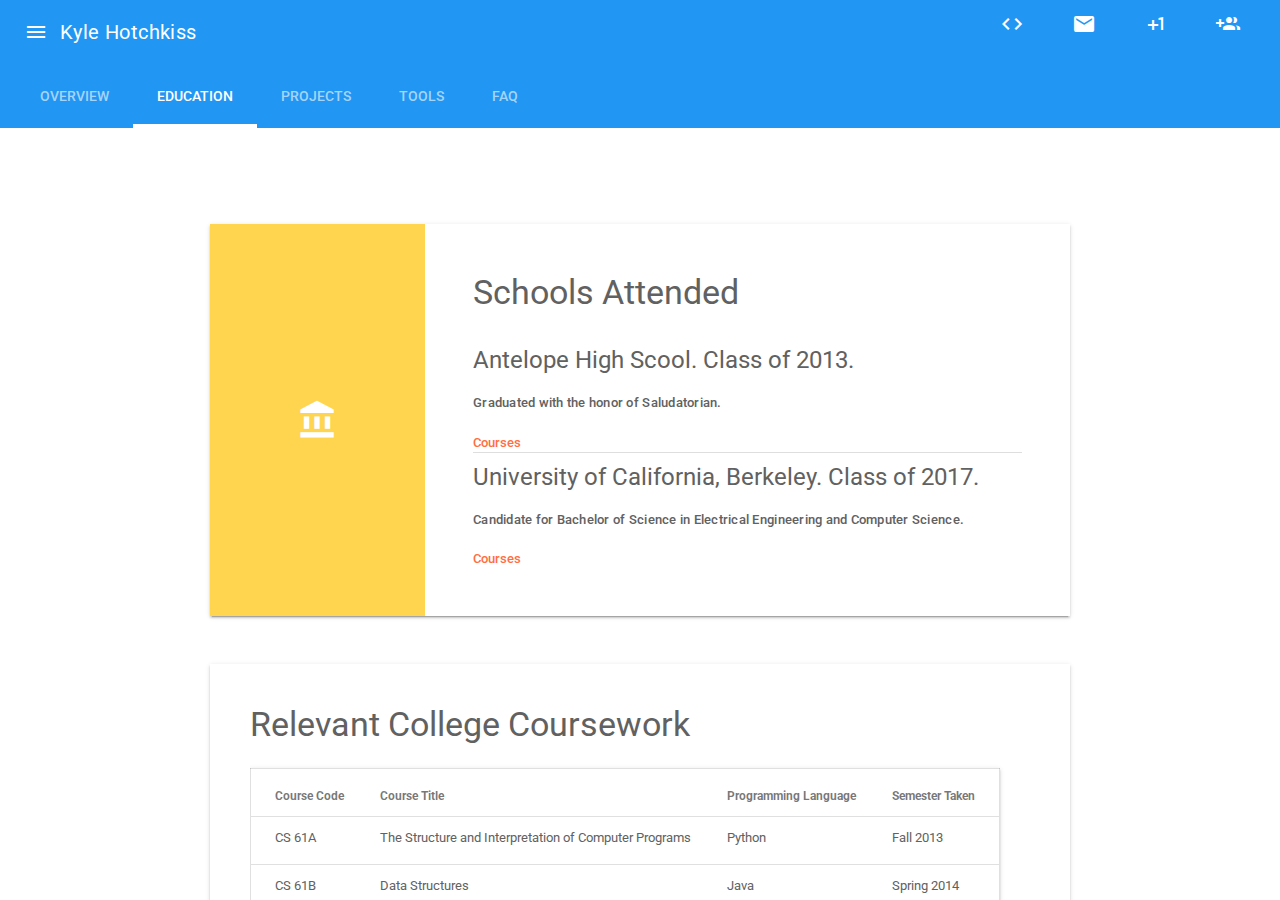
<file: education.html>
<!doctype html>
<html lang="en">
  <head>
    <meta charset="utf-8">
    <meta http-equiv="X-UA-Compatible" content="IE=edge">
    <meta name="description" content="A front-end template that helps you build fast, modern mobile web apps.">
    <meta name="viewport" content="width=device-width, initial-scale=1">
    <title>Kyle Hotchkiss</title>

    <link href="https://fonts.googleapis.com/css?family=Roboto:regular,bold,italic,thin,light,bolditalic,black,medium&amp;lang=en" rel="stylesheet">
    <link href="https://fonts.googleapis.com/icon?family=Material+Icons"
      rel="stylesheet">
    <link rel="stylesheet" href="material.min.css">
    <link rel="stylesheet" href="styles.css">
    <style>
    #view-source {
      position: fixed;
      display: block;
      right: 0;
      bottom: 0;
      margin-right: 40px;
      margin-bottom: 40px;
      z-index: 900;
    }
    </style>
    <link rel="apple-touch-icon" sizes="57x57" href="/apple-icon-57x57.png">
    <link rel="apple-touch-icon" sizes="60x60" href="/apple-icon-60x60.png">
    <link rel="apple-touch-icon" sizes="72x72" href="/apple-icon-72x72.png">
    <link rel="apple-touch-icon" sizes="76x76" href="/apple-icon-76x76.png">
    <link rel="apple-touch-icon" sizes="114x114" href="/apple-icon-114x114.png">
    <link rel="apple-touch-icon" sizes="120x120" href="/apple-icon-120x120.png">
    <link rel="apple-touch-icon" sizes="144x144" href="/apple-icon-144x144.png">
    <link rel="apple-touch-icon" sizes="152x152" href="/apple-icon-152x152.png">
    <link rel="apple-touch-icon" sizes="180x180" href="/apple-icon-180x180.png">
    <link rel="icon" type="image/png" sizes="192x192"  href="/android-icon-192x192.png">
    <link rel="icon" type="image/png" sizes="32x32" href="/favicon-32x32.png">
    <link rel="icon" type="image/png" sizes="96x96" href="/favicon-96x96.png">
    <link rel="icon" type="image/png" sizes="16x16" href="/favicon-16x16.png">
    <link rel="manifest" href="/manifest.json">
    <meta name="msapplication-TileColor" content="#ffffff">
    <meta name="msapplication-TileImage" content="/ms-icon-144x144.png">
    <meta name="theme-color" content="#ffffff">
  </head>
  <body class="mdl-demo mdl-color--grey-100 mdl-color-text--grey-700 mdl-base">
    <style>
    .demo-layout-waterfall .mdl-layout__header-row .mdl-navigation__link:last-of-type  {
      padding-right: 0;
    }
    </style>
    <div class="demo-layout-waterfall mdl-layout mdl-js-layout">
      <header class="mdl-layout__header mdl-layout__header--waterfall" >
        <div class="mdl-layout__header-row">
          <span class="mdl-layout-title" style="left: 20px;">Kyle Hotchkiss</span>
          <div class="mdl-layout-spacer"></div>
          <nav class="mdl-navigation mdl-layout--large-screen-only">
            <a class="mdl-navigation__link" href="https://github.com/khotchkiss13"><i class="material-icons">code</i></a>
            <a class="mdl-navigation__link" href="mailto:khotchkiss13@berkeley.edu"><i class="material-icons">mail</i></a>
            <a class="mdl-navigation__link" href="https://plus.google.com/+KyleHotchkiss13"><i class="material-icons">plus_one</i></a>
            <a class="mdl-navigation__link" href="https://www.facebook.com/Khotchkiss13"><i class="material-icons">group_add</i></a>
          </nav>
        </div>
        <div class="mdl-layout__tab-bar mdl-js-ripple-effect mdl-color--primary">
          <a href="index.html#overview" class="mdl-layout__tab">Overview</a>
          <a href="education.html#education" class="mdl-layout__tab is-active">Education</a>
          <a href="projects.html#projects" class="mdl-layout__tab">Projects</a>
          <a href="tools.html#tools" class="mdl-layout__tab">Tools</a>
          <a href="faq.html#faq" class="mdl-layout__tab">FAQ</a>
        </div>
      </header>
      <div class="mdl-layout__drawer">
        <span class="mdl-layout-title">Kyle Hotchkiss</span>
        <nav class="mdl-navigation">
          <a class="mdl-navigation__link" href="index.html"><i class="material-icons" style="padding-right: 20px">account_circle</i>Overview</a>
          <a class="mdl-navigation__link" href="education.html"><i class="material-icons" style="padding-right: 20px">school</i>Education</a>
          <a class="mdl-navigation__link" href="projects.html"><i class="material-icons" style="padding-right: 20px">assignment_turned_in</i>Projects</a>
          <a class="mdl-navigation__link" href="tools.html"><i class="material-icons" style="padding-right: 20px">build</i>Tools</a>
          <a class="mdl-navigation__link" href="faq.html"><i class="material-icons" style="padding-right: 20px">question_answer</i>FAQ</a>
        </nav>
      </div>
      <main class="mdl-layout__content">
        <div class="mdl-layout__tab-panel" id="overview">
          <section class="section--center mdl-grid mdl-grid--no-spacing mdl-shadow--2dp">
            <header class="section__play-btn mdl-cell mdl-cell--3-col-desktop mdl-cell--2-col-tablet mdl-cell--4-col-phone mdl-color--amber-300 mdl-color-text--white">
              <i class="material-icons">school</i>
            </header>
            <div class="mdl-card mdl-cell mdl-cell--9-col-desktop mdl-cell--6-col-tablet mdl-cell--4-col-phone">
              <div class="mdl-card__supporting-text">
                <h4>Education</h4>
                University of California, Berkeley; College of Engineering.<br/>
                Bachelor of Science candidate in Electrical Engineering and Computer Science.<br/>
                Class of 2017.
              </div>
              <div class="mdl-card__actions">
                <a href="education.html#courses" class="mdl-button">View coursework</a>
              </div>
            </div>
          </section>
          <section class="section--center mdl-grid mdl-grid--no-spacing mdl-shadow--2dp">
            <header class="section__play-btn mdl-cell mdl-cell--3-col-desktop mdl-cell--2-col-tablet mdl-cell--4-col-phone mdl-color--deep-orange-300 mdl-color-text--white">
              <i class="material-icons">assignment_turned_in</i>
            </header>
            <div class="mdl-card mdl-cell mdl-cell--9-col-desktop mdl-cell--6-col-tablet mdl-cell--4-col-phone">
              <div class="mdl-card__supporting-text">
                <h4>Personal Projects</h4>
              <div class="section__text mdl-cell mdl-cell--10-col-desktop mdl-cell--6-col-tablet mdl-cell--3-col-phone">
                <h5>UC Berkeley Snap! Development Team Technical Lead (August 2014 - Current)</h5>
                Responsibilities include managing ongoing projects, assigning projects to developers, as well as consulting the other developers on all possible implementations of their task. <br/><br/><a href="projects.html#lead">More Info</a><br/>
              </div>
              <div class="section__text mdl-cell mdl-cell--10-col-desktop mdl-cell--6-col-tablet mdl-cell--3-col-phone">
                <h5>UC Berkeley Snap! Development Team Developer (January 2014 - Current)</h5>
                Projects include implementing search functionality within Snap!, allowing users to easily search for blocks, as well as autosave capabilities, lowering the frustration of users losing their work. <br/><br/><a href="projects.html#dev">More Info</a><br/>
              </div>
              <div class="section__text mdl-cell mdl-cell--10-col-desktop mdl-cell--6-col-tablet mdl-cell--3-col-phone">
                <h5>Web Development (2012 - Current)</h5>
                Projects mainly include building a new interactive website as part of the Snap! Development Team, as well as building this website for personal use. <br/><br/><a href="projects.html#web">More Info</a>
              </div>
            </div>
              <div class="mdl-card__actions">
                <a href="projects.html#projects" class="mdl-button">View all projects</a>
              </div>
            </div>
          </section>
          <section class="section--center mdl-grid mdl-grid--no-spacing mdl-shadow--2dp">
            <header class="section__play-btn mdl-cell mdl-cell--3-col-desktop mdl-cell--2-col-tablet mdl-cell--4-col-phone mdl-color--red-300 mdl-color-text--white">
              <i class="material-icons">build</i>
            </header>
            <div class="mdl-card mdl-cell mdl-cell--9-col-desktop mdl-cell--6-col-tablet mdl-cell--4-col-phone">
              <div class="mdl-card__supporting-text">
                <h4>Tools</h4>
                Tools experienced with include, but are not limited to the programming languages C, Java, Javascript, and Python, the frameworks Rail, Material Lite, and Angular JS, and the graphical programs Adobe Photoshop, Illustrator, and Indesign.
              </div>
              <div class="mdl-card__actions">
                <a href="tools.html#tools" class="mdl-button">View all tools</a>
              </div>
            </div>
          </section>
          <br/>
          <br/>
        </div>
        <div class="mdl-layout__tab-panel is-active" id="education">
          <section class="section--center mdl-grid mdl-grid--no-spacing">
            <div class="mdl-cell mdl-cell--12-col">
          </section>
          <section class="section--center mdl-grid mdl-grid--no-spacing mdl-shadow--2dp" id="schools">
            <header class="section__play-btn mdl-cell mdl-cell--3-col-desktop mdl-cell--2-col-tablet mdl-cell--4-col-phone mdl-color--amber-300 mdl-color-text--white">
              <i class="material-icons">account_balance</i>
            </header>
            <div class="mdl-card mdl-cell mdl-cell--9-col-desktop mdl-cell--6-col-tablet mdl-cell--4-col-phone">
            <div class="mdl-card mdl-cell mdl-cell--12-col">
              <div class="mdl-card__supporting-text mdl-grid mdl-grid--no-spacing">
                <h3 class="mdl-cell mdl-cell--12-col">Schools Attended</h3>
                <div class="section__text mdl-cell mdl-cell--10-col-desktop mdl-cell--6-col-tablet mdl-cell--3-col-phone">
                  <h4>Antelope High Scool. Class of 2013.</h4>
                  <h5>Graduated with the honor of Saludatorian.</h5>
                  <br/>
                  <a href="#hscourses">Courses</a>
                </div>
                <div class="section__text mdl-cell mdl-cell--10-col-desktop mdl-cell--6-col-tablet mdl-cell--3-col-phone">
                  <h4>University of California, Berkeley. Class of 2017.</h4>
                  <h5>Candidate for Bachelor of Science in Electrical Engineering and Computer Science.</h5>
                  <br/>
                  <a href="#courses">Courses</a>
                </div>
              </div>
          </section>
          <section class="section--center mdl-grid mdl-grid--no-spacing mdl-shadow--2dp" id="courses">
            <div class="mdl-card mdl-cell mdl-cell--12-col">
              <div class="mdl-card__supporting-text mdl-grid mdl-grid--no-spacing">
                <h3 class="mdl-cell mdl-cell--12-col">Relevant College Coursework</h3>
                <table class="mdl-data-table mdl-js-data-table mdl-data-table mdl-shadow--2dp">
                  <thead>
                    <tr>
                      <th class="mdl-data-table__cell--non-numeric">Course Code</th>
                      <th class="mdl-data-table__cell--non-numeric">Course Title</th>
                      <th class="mdl-data-table__cell--non-numeric">Programming Language</th>
                      <th class="mdl-data-table__cell--non-numeric">Semester Taken</th>
                    </tr>
                  </thead>
                  <tbody>
                    <tr>
                      <td class="mdl-data-table__cell--non-numeric">CS 61A</td>
                      <td class="mdl-data-table__cell--non-numeric">The Structure and Interpretation of Computer Programs</td>
                      <td class="mdl-data-table__cell--non-numeric">Python</td>
                      <td class="mdl-data-table__cell--non-numeric">Fall 2013</td>
                    </tr>
                    <tr>
                      <td class="mdl-data-table__cell--non-numeric">CS 61B</td>
                      <td class="mdl-data-table__cell--non-numeric">Data Structures</td>
                      <td class="mdl-data-table__cell--non-numeric">Java</td>
                      <td class="mdl-data-table__cell--non-numeric">Spring 2014</td>
                    </tr>
                    <tr>
                      <td class="mdl-data-table__cell--non-numeric">CS 61C</td>
                      <td class="mdl-data-table__cell--non-numeric">Machine Structures</td>
                      <td class="mdl-data-table__cell--non-numeric">C</td>
                      <td class="mdl-data-table__cell--non-numeric">Fall 2014</td>
                    </tr>
                    <tr>
                      <td class="mdl-data-table__cell--non-numeric">CS 70</td>
                      <td class="mdl-data-table__cell--non-numeric">Discrete Mathematics and Probability Theory</td>
                      <td class="mdl-data-table__cell--non-numeric">Python</td>
                      <td class="mdl-data-table__cell--non-numeric">Fall 2014</td>
                    </tr>
                    <tr>
                      <td class="mdl-data-table__cell--non-numeric">CS 195</td>
                      <td class="mdl-data-table__cell--non-numeric">Social Implications of Computer Technology</td>
                      <td class="mdl-data-table__cell--non-numeric">N/A</td>
                      <td class="mdl-data-table__cell--non-numeric">Fall 2014</td>
                    </tr>
                    <tr>
                      <td class="mdl-data-table__cell--non-numeric">CS 188</td>
                      <td class="mdl-data-table__cell--non-numeric">Introduction to Artificial Intelligence</td>
                      <td class="mdl-data-table__cell--non-numeric">Python</td>
                      <td class="mdl-data-table__cell--non-numeric">Spring 2015</td>
                    </tr>
                    <tr>
                      <td class="mdl-data-table__cell--non-numeric">CS 170</td>
                      <td class="mdl-data-table__cell--non-numeric">Efficient Algorithms and Intractable Problems</td>
                      <td class="mdl-data-table__cell--non-numeric">Python/Latex</td>
                      <td class="mdl-data-table__cell--non-numeric">Spring 2015</td>
                    </tr>
                    <tr>
                      <td class="mdl-data-table__cell--non-numeric">CS 169</td>
                      <td class="mdl-data-table__cell--non-numeric">Software Engineering</td>
                      <td class="mdl-data-table__cell--non-numeric">Ruby</td>
                      <td class="mdl-data-table__cell--non-numeric">Spring 2015</td>
                    </tr>
                    <tr>
                      <td class="mdl-data-table__cell--non-numeric">CS 162</td>
                      <td class="mdl-data-table__cell--non-numeric">Operating Systems and System Programming</td>
                      <td class="mdl-data-table__cell--non-numeric">C</td>
                      <td class="mdl-data-table__cell--non-numeric">Fall 2015</td>
                    </tr>
                    <tr>
                      <td class="mdl-data-table__cell--non-numeric">Info 257</td>
                      <td class="mdl-data-table__cell--non-numeric">Database Management</td>
                      <td class="mdl-data-table__cell--non-numeric">TBD</td>
                      <td class="mdl-data-table__cell--non-numeric">Fall 2015</td>
                    </tr>
                  </tbody>
                </table>
              </div>
          </section>
          <section class="section--center mdl-grid mdl-grid--no-spacing mdl-shadow--2dp" id="hscourses">
            <div class="mdl-card mdl-cell mdl-cell--12-col">
              <div class="mdl-card__supporting-text mdl-grid mdl-grid--no-spacing">
                <h3 class="mdl-cell mdl-cell--12-col">Relevant High School Coursework</h3>
                <table class="mdl-data-table mdl-js-data-table mdl-data-table mdl-shadow--2dp">
                  <thead>
                    <tr>
                      <th class="mdl-data-table__cell--non-numeric">Course Title</th>
                      <th class="mdl-data-table__cell--non-numeric">Principles Learned</th>
                      <th class="mdl-data-table__cell--non-numeric">Semester Taken</th>
                    </tr>
                  </thead>
                  <tbody>
                    <tr>
                      <td class="mdl-data-table__cell--non-numeric">Introduction to Engineering</td>
                      <td class="mdl-data-table__cell--non-numeric">AutoCad and Engineering Practices</td>
                      <td class="mdl-data-table__cell--non-numeric">Fall 2009</td>
                    </tr>
                    <tr>
                      <td class="mdl-data-table__cell--non-numeric">Principles of Engineering</td>
                      <td class="mdl-data-table__cell--non-numeric">Mechanical Engineering, Robotics, and Programming</td>
                      <td class="mdl-data-table__cell--non-numeric">Fall 2010</td>
                    </tr>
                    <tr>
                      <td class="mdl-data-table__cell--non-numeric">Biotechnical Engineering</td>
                      <td class="mdl-data-table__cell--non-numeric">Engineering Principles Applied to Biological Beings</td>
                      <td class="mdl-data-table__cell--non-numeric">Fall 2011</td>
                    </tr>
                    <tr>
                      <td class="mdl-data-table__cell--non-numeric">Engineering Design and Development</td>
                      <td class="mdl-data-table__cell--non-numeric">Full Development Process of Developing a Product</td>
                      <td class="mdl-data-table__cell--non-numeric">Spring 2013</td>
                    </tr>
                  </tbody>
                </table>
              </div>
          </section>
        <br/>
        <br/>
        <br/>
        </div>
        <div class="mdl-layout__tab-panel" id="projects">
          <section class="section--center mdl-grid mdl-grid--no-spacing">
            <div class="mdl-cell mdl-cell--12-col">
          </section>
          <section class="section--center mdl-grid mdl-grid--no-spacing mdl-shadow--2dp" id="snap">
            <header class="section__play-btn mdl-cell mdl-cell--3-col-desktop mdl-cell--2-col-tablet mdl-cell--4-col-phone mdl-color--deep-orange-300 mdl-color-text--white">
              <i class="material-icons">code</i>
            </header>
            <div class="mdl-card mdl-cell mdl-cell--9-col-desktop mdl-cell--6-col-tablet mdl-cell--4-col-phone">
              <div class="mdl-card__supporting-text">
                <h4><a href="http://snap.berkeley.edu">Snap!</a></h4>
                Developed by Jens M&ouml;nig at MioSoft Corporation (now at SAP), with design input and documentation by Brian Harvey at Berkeley, Snap! is a graphical browser based programming language used to taught CS 10: The Beauty and Joy of Computing at UC Berkeley, as well as in AP CS courses accross the country. Snap! is open source, and has a student organized development team at UC Berkeley.
              </div>
            </div>
          </section>
          <section class="section--center mdl-grid mdl-grid--no-spacing mdl-shadow--2dp" id="lead">
            <header class="section__play-btn mdl-cell mdl-cell--3-col-desktop mdl-cell--2-col-tablet mdl-cell--4-col-phone mdl-color--deep-orange-300 mdl-color-text--white">
              <i class="material-icons">settings_ethernet</i>
            </header>
            <div class="mdl-card mdl-cell mdl-cell--9-col-desktop mdl-cell--6-col-tablet mdl-cell--4-col-phone">
              <div class="mdl-card__supporting-text">
                <h4>UC Berkeley Snap! Development Team Co-Leader/Technical Lead</h4>
                Beginning in August 2014, one semester after joining the dev team, I took the responsibilities of co-leader for the devteam along with one other member. During this time, we have done the organized and ran the folowing projects:
                <br/>
                <br/>
                <u1>
                  <li>Organized and taught a student lead course at the university, teaching the basics of JavaScript, Git, GitHub, and working on a large code base, in order to prepare students who were interested in joiing the development team.</li>
                  <br/>
                  <li>Planned, designed, and worked on a new backend for Snap! based in Ruby, allowing for shared ownership of projects, as well as other new features.</li>
                  <br/>
                  <li>Planned and designed a new frontend interface, allowing for a Snap! user community and project discovery.</li>
                  </u1>
              </div>
            </div>
          </section>
          <section class="section--center mdl-grid mdl-grid--no-spacing mdl-shadow--2dp" id="dev">
            <header class="section__play-btn mdl-cell mdl-cell--3-col-desktop mdl-cell--2-col-tablet mdl-cell--4-col-phone mdl-color--deep-orange-300 mdl-color-text--white">
              <i class="material-icons">assignment_ind</i>
            </header>
            <div class="mdl-card mdl-cell mdl-cell--9-col-desktop mdl-cell--6-col-tablet mdl-cell--4-col-phone">
              <div class="mdl-card__supporting-text">
                <h4>UC Berkeley Snap! Developer</h4>
                After joining the Snap! Development team in January 2014, I have completed the following projects and goals:
                <br/>
                <br/>
                <u1>
                  <li>Learned Git, GitHub, JavaScript, and assorted browser development tools.</li>
                  <br/>
                  <li>Implemented a search algorithm and designed an interface allowing for users to easily find the assorted functions they are looking for within Snap!</li>
                  <br/>
                  <li>Implemented automatic saving of projects at regulated intervals to help prevent user frustration with losing work while working locally, or in the cloud.</li>
                  </u1>
              </div>
            </div>
          </section>
          <section class="section--center mdl-grid mdl-grid--no-spacing mdl-shadow--2dp" id="web">
            <header class="section__play-btn mdl-cell mdl-cell--3-col-desktop mdl-cell--2-col-tablet mdl-cell--4-col-phone mdl-color--deep-orange-300 mdl-color-text--white">
              <i class="material-icons">wifi</i>
            </header>
            <div class="mdl-card mdl-cell mdl-cell--9-col-desktop mdl-cell--6-col-tablet mdl-cell--4-col-phone">
              <div class="mdl-card__supporting-text">
                <h4>Web Development</h4>
                I have learned web development on my own throughout the last several years. Websites that I have worked on include the following:
                <br/>
                <br/>
                <u1>
                  <li><a href="http://snapdecal.org">The course website for the Snap! Developers Intro Course</a></li>
                  <br/>
                  <li>An online portal for the Bernal Heights Neighborhood Center, allowing for them to keep track of volunteers, events, and space rentals as they need. (Not yet launched)</li>
                  <br/>
                  <li>Brand new Snap! website, including a newly created user community, allowing students and teacher to connect with other users around the globe and spark creativity. (Not yet launched)</li>
                  <br>
                  <li>And of course, <a href="http://khotchkiss.xyz">My own personal website</a> that you are currently viewing.
                  </li>
                  </u1>
              </div>
            </div>
          </section>
          <section class="section--center mdl-grid mdl-grid--no-spacing mdl-shadow--2dp" id="graphics">
            <header class="section__play-btn mdl-cell mdl-cell--3-col-desktop mdl-cell--2-col-tablet mdl-cell--4-col-phone mdl-color--deep-orange-300 mdl-color-text--white">
              <i class="material-icons">wallpaper</i>
            </header>
            <div class="mdl-card mdl-cell mdl-cell--9-col-desktop mdl-cell--6-col-tablet mdl-cell--4-col-phone">
              <div class="mdl-card__supporting-text">
                <h4>Graphics</h4>
                After taking a Photoshop class in high school and some self study, I have done some freelance work, as well as some personal work.
              </div>
            </div>
          </section>
          <div class="mdl-grid">
            <div class="mdl-cell mdl-cell--2-col">

            </div>
            <div class="mdl-cell mdl-cell--4-col">
              <style>
              .demo-card-image.mdl-card {
                width: 350px;
                height: 200px;
              }
              .demo-card-image > .mdl-card__actions {
                height: 52px;
                padding: 16px;
                background: rgba(0, 0, 0, 0.2);
              }
              .demo-card-image__filename {
                color: #fff;
                font-size: 14px;
                font-weight: 500;
              }
              </style>

              <div class="demo-card-image mdl-card mdl-shadow--2dp" style="background: url('./assets/snap_info2_1.jpg') center / cover;">
                <div class="mdl-card__title mdl-card--expand"></div>
                <div class="mdl-card__actions">
                  <span class="demo-card-image__filename">Snap! Dev Team Flyer</span>
                </div>
              </div>
            </div>
            <br/>
            <div class="mdl-cell mdl-cell--4-col">
              <div class="demo-card-image mdl-card mdl-shadow--2dp" style="background: url('./assets/ask_for_jag.jpg') center / cover;">
                <div class="mdl-card__title mdl-card--expand"></div>
                <div class="mdl-card__actions">
                  <span class="demo-card-image__filename">Cal Auto Television Graphic</span>
                </div>
              </div>
            </div>
          </div>
          <div class="mdl-grid">
            <div class="mdl-cell mdl-cell--2-col">

            </div>
            <div class="mdl-cell mdl-cell--4-col">
              <div class="demo-card-image mdl-card mdl-shadow--2dp" style="background: url('./assets/thankgiving_tv.jpg') center / cover;">
                <div class="mdl-card__title mdl-card--expand"></div>
                <div class="mdl-card__actions">
                  <span class="demo-card-image__filename">Cal Auto Television Graphic</span>
                </div>
              </div>
            </div>
            <div class="mdl-cell mdl-cell--4-col">
              <div class="demo-card-image mdl-card mdl-shadow--2dp" style="background: url('./assets/cal_testimonial_tv.jpg') center / cover;">
                <div class="mdl-card__title mdl-card--expand"></div>
                <div class="mdl-card__actions">
                  <span class="demo-card-image__filename">Cal Auto Television Graphic</span>
                </div>
              </div>
            </div>
          </div>
        <br/>
        <br/>
        <br/>
        </div>
        <div class="mdl-layout__tab-panel" id="tools">
          <section class="section--center mdl-grid mdl-grid--no-spacing">
            <div class="mdl-cell mdl-cell--12-col">
          </section>
          <section class="section--center mdl-grid mdl-grid--no-spacing mdl-shadow--2dp" id="languages">
            <header class="section__play-btn mdl-cell mdl-cell--3-col-desktop mdl-cell--2-col-tablet mdl-cell--4-col-phone mdl-color--red-300 mdl-color-text--white">
              <i class="material-icons">language</i>
            </header>
            <div class="mdl-card mdl-cell mdl-cell--9-col-desktop mdl-cell--6-col-tablet mdl-cell--4-col-phone">
              <div class="mdl-card__supporting-text">
                <h4>Programming Languages:</h4>
                <h5>Python</h5>
                <input class="mdl-slider mdl-js-slider" type="range" min="0" max="100" value="75" tabindex="0"/>
                <h5>Java</h5>
                <input class="mdl-slider mdl-js-slider" type="range" min="0" max="100" value="65" tabindex="0"/>
                <h5>C</h5>
                <input class="mdl-slider mdl-js-slider" type="range" min="0" max="100" value="55" tabindex="0"/>
                <h5>JavaScript</h5>
                <input class="mdl-slider mdl-js-slider" type="range" min="0" max="100" value=60 tabindex="0"/>
                <h5>Ruby</h5>
                <input class="mdl-slider mdl-js-slider" type="range" min="0" max="100" value="75" tabindex="0">
                <br/>
                <h4>Design Languages:</h4>
                <h5>Latex</h5>
                <input class="mdl-slider mdl-js-slider" type="range" min="0" max="100" value="50" tabindex="0"/>
                <h5>HTML5</h5>
                <input class="mdl-slider mdl-js-slider" type="range" min="0" max="100" value="55" tabindex="0"/>
                <h5>CSS3</h5>
                <input class="mdl-slider mdl-js-slider" type="range" min="0" max="100" value="50" tabindex="0"/>
              </div>
            </div>
          </section>
          <section class="section--center mdl-grid mdl-grid--no-spacing mdl-shadow--2dp" id="frameworks">
            <header class="section__play-btn mdl-cell mdl-cell--3-col-desktop mdl-cell--2-col-tablet mdl-cell--4-col-phone mdl-color--red-300 mdl-color-text--white">
              <i class="material-icons">border_outer</i>
            </header>
            <div class="mdl-card mdl-cell mdl-cell--9-col-desktop mdl-cell--6-col-tablet mdl-cell--4-col-phone">
              <div class="mdl-card__supporting-text">
                <h4>Backend Frameworks:</h4>
                <h5>Ruby on Rails</h5>
                <input class="mdl-slider mdl-js-slider" type="range" min="0" max="100" value="85" tabindex="0"/>
                <h5>Node.js</h5>
                <input class="mdl-slider mdl-js-slider" type="range" min="0" max="100" value="50" tabindex="0"/>
                <br/>
                <h4>Frontend Frameworks:</h4>
                <h5>Bootstrap</h5>
                <input class="mdl-slider mdl-js-slider" type="range" min="0" max="100" value="65" tabindex="0"/>
                <h5>Material Lite</h5>
                <input class="mdl-slider mdl-js-slider" type="range" min="0" max="100" value="70" tabindex="0"/>
                <h5>AngularJS</h5>
                <input class="mdl-slider mdl-js-slider" type="range" min="0" max="100" value="50" tabindex="0"/>
              </div>
            </div>
          </section>
          <section class="section--center mdl-grid mdl-grid--no-spacing mdl-shadow--2dp" id="programs">
            <header class="section__play-btn mdl-cell mdl-cell--3-col-desktop mdl-cell--2-col-tablet mdl-cell--4-col-phone mdl-color--red-300 mdl-color-text--white">
              <i class="material-icons">laptop_mac</i>
            </header>
            <div class="mdl-card mdl-cell mdl-cell--9-col-desktop mdl-cell--6-col-tablet mdl-cell--4-col-phone">
              <div class="mdl-card__supporting-text">
                <h4>Programs:</h4>
                <h5>Git/Github</h5>
                <input class="mdl-slider mdl-js-slider" type="range" min="0" max="100" value="75" tabindex="0"/>
                <h5>Atom/Sublime</h5>
                <input class="mdl-slider mdl-js-slider" type="range" min="0" max="100" value="90" tabindex="0"/>
                <br/>
                <h5>Eclipse IDE</h5>
                <input class="mdl-slider mdl-js-slider" type="range" min="0" max="100" value="65" tabindex="0"/>
                <h5>Chrome/Firefox/Safari</h5>
                <input class="mdl-slider mdl-js-slider" type="range" min="0" max="100" value="90" tabindex="0"/>
                <h5>Adobe Illustrator/Photoshop</h5></h5>
                <input class="mdl-slider mdl-js-slider" type="range" min="0" max="100" value="75" tabindex="0"/>
              </div>
            </div>
          </section>
        <br/>
        <br/>
        <br/>
        </div>
        <div class="mdl-layout__tab-panel" id="faq">
          <section class="section--center mdl-grid mdl-grid--no-spacing">
            <div class="mdl-cell mdl-cell--12-col">
              <h4>Frequently Asked Questions</h4>
              <ul class="toc">
                <a href="#q1">What are your career goals?</a>
                <a href="#q2">What is your dream job?</a>
                <a href="#q3">What is your favorite programming language?</a>
                <a href="#q4">What is your prefered text editor?</a>
                <a href="#q5">What is your work station like?</a>
                <a href="#q6">When did you first start programming?</a>
                <a href="#q7">How did you get into graphic/web design?</a>
                <a href="#q8">What are some of your hobbies?</a>
                <a href="#q9">What is your favorite movie?</a>
                <a href="#q10">What is your favorite genre of music?</a>
              </ul>

              <h5 id="q1">What are your career goals?</h5>
              <p>
                My goals as far as my carerr goes are to be able to provide for myself and my family, and be able to enjoy the work I do. Bonuses would be working on a new groundbreaking technology, or design an application that makes everyone's life easier.
              </p>

              <h5 id="q2">What is your dream job?</h5>
              <p>
                My dream job would to be a lead Android developer at Google, however, any career where I am doing something related to my study, and more importantly something that I truly enjoy would be a great job for me.
              </p>

              <h5 id="q3">What is your favorite programming language?</h5>
              <p>
                My favorite programming language is usually the one I am working the most in currently. Everytime I have learned a new language, I have thought it was the best language ever, only to later go back to some other language and think that it was the best. Right now, I would have to say that Ruby and Python are great languages to code in, and JavaScript is really great if you like having fun with errors when you are programming.
              </p>

              <h5 id="q4">What is your prefered text editor?</h5>
              <p>
                Again, this usually changes when ever I use a different editor, however I am currently using Atom by GitHub, and I really enjoy the customizability that it allows.
              </p>

              <h5 id="q5">What is your work station like?</h5>
              <p>
                Curently, I am working on a mid 2014 Retina Mac Book Pro. I also have an Asus 27" monitor that I connect to, Pok3r mechanical keyboard with Cherry MX Blue switches for portability, Das 4 Ultimate mechanical keyboard with Charry MX Brown switches for home, a Logitech MX Master bluetooth mouse, as well as Audiotechnica ATH-M50x headphones for listening to music while I work.
              </p>

              <h5 id="q6">When did you first start programming?</h5>
              <p>
                My first exprience with programming was in 10th grade, where I had to program a robot to sort marbles as part of my engineering class. The program we used was very basic, but taught me enough about programming for me to know I was interested enough in it to major in EECS.
              </p>

              <h5 id="q7">How did you get into graphic/web design?</h5>
              <p>
                I first got into graphic design in 11th grade, when I took a class on how to use Adobe Photoshop. I thought it was amazing what could be created, and it lead me to finding other ways to create cool things, like Illustrator, and web design.
              </p>

              <h5 id="q8">What are some of your hobbies?</h5>
              <p>
                I enjoy playing guitar, following the latest news in the world of Android, as well as hanging out with my friends and discussing whatever comes to our minds.
              </p>

              <h5 id="q9">What is your favorite movie?</h5>
              <p>
                I have many movies that I enjoy. I am a fan of most of Christopher Nolan's films, as well as the films of Quentin Tarantino. I also like comic book movies and academy award nominated films.
              </p>

              <h5 id="q10">What is your favorite genre of music?</h5>
              <p>
                While my tastes have evolved, I always go back to classic/hard rock. My favorite band is Metallica, and I enjoy similar artists.
              </p>
            </div>
          </section>
        <br/>
        <br/>
        <br/>
        </div>
        <footer class="mdl-mega-footer">
          <div class="mdl-mega-footer--middle-section">
            <div class="mdl-mega-footer--drop-down-section">
              <input class="mdl-mega-footer--heading-checkbox" type="checkbox" checked>
              <h1 class="mdl-mega-footer--heading">Education</h1>
              <ul class="mdl-mega-footer--link-list">
                <li><a href="education.html#schools">Schools</a></li>
                <li><a href="education.html#courses">Relevant Courses</a></li>
              </ul>
            </div>
            <div class="mdl-mega-footer--drop-down-section">
              <input class="mdl-mega-footer--heading-checkbox" type="checkbox" checked>
              <h1 class="mdl-mega-footer--heading">Projects</h1>
              <ul class="mdl-mega-footer--link-list">
                <li><a href="projects.html#snap">Snap</a></li>
                <li><a href="projects.html#web">Web Design</a></li>
                <li><a href="projects.html#graphics">Graphic Design</a></li>
              </ul>
            </div>
            <div class="mdl-mega-footer--drop-down-section">
              <input class="mdl-mega-footer--heading-checkbox" type="checkbox" checked>
              <h1 class="mdl-mega-footer--heading">Tools</h1>
              <ul class="mdl-mega-footer--link-list">
                <li><a href="tools.html#languages">Languages</a></li>
                <li><a href="tools.html#frameworks">Frameworks</a></li>
                <li><a href="tools.html#programs">Programs</a></li>
              </ul>
            </div>
            <div class="mdl-mega-footer--drop-down-section">
              <input class="mdl-mega-footer--heading-checkbox" type="checkbox" checked>
              <h1 class="mdl-mega-footer--heading">FAQ</h1>
              <ul class="mdl-mega-footer--link-list">
                <li><a href="faq.html#questions">Questions</a></li>
                <li><a href="faq.html#answers">Answers</a></li>
                <li><a href="faq.html#contact">Contact</a></li>
              </ul>
            </div>
          </div>
        </footer>
      </main>
    </div>
    <script src="material.min.js"></script>
  </body>
</html>
</file>
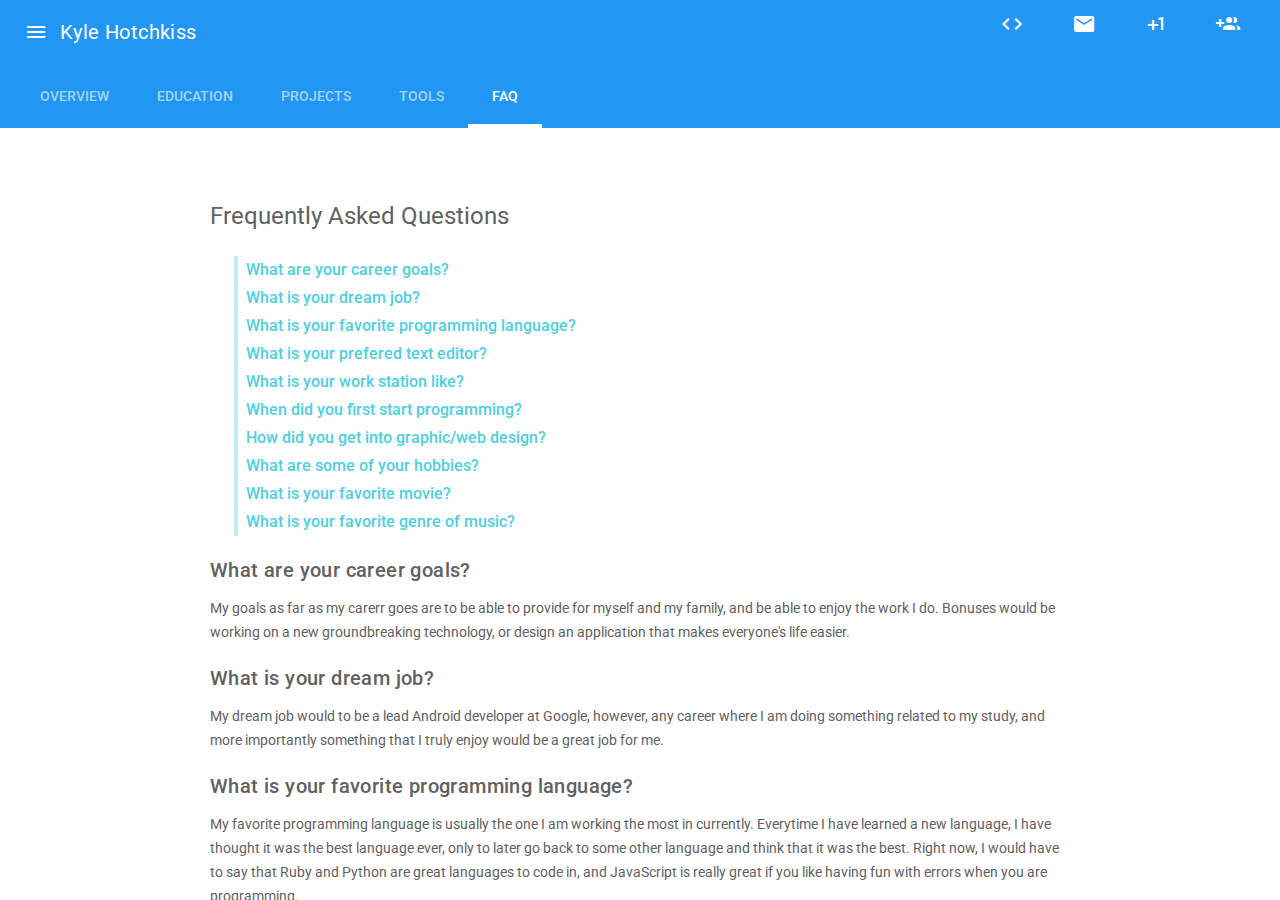
<file: faq.html>
<!doctype html>
<html lang="en">
  <head>
    <meta charset="utf-8">
    <meta http-equiv="X-UA-Compatible" content="IE=edge">
    <meta name="description" content="A front-end template that helps you build fast, modern mobile web apps.">
    <meta name="viewport" content="width=device-width, initial-scale=1">
    <title>Kyle Hotchkiss</title>

    <link href="https://fonts.googleapis.com/css?family=Roboto:regular,bold,italic,thin,light,bolditalic,black,medium&amp;lang=en" rel="stylesheet">
    <link href="https://fonts.googleapis.com/icon?family=Material+Icons"
      rel="stylesheet">
    <link rel="stylesheet" href="material.min.css">
    <link rel="stylesheet" href="styles.css">
    <style>
    #view-source {
      position: fixed;
      display: block;
      right: 0;
      bottom: 0;
      margin-right: 40px;
      margin-bottom: 40px;
      z-index: 900;
    }
    </style>
    <link rel="apple-touch-icon" sizes="57x57" href="/apple-icon-57x57.png">
    <link rel="apple-touch-icon" sizes="60x60" href="/apple-icon-60x60.png">
    <link rel="apple-touch-icon" sizes="72x72" href="/apple-icon-72x72.png">
    <link rel="apple-touch-icon" sizes="76x76" href="/apple-icon-76x76.png">
    <link rel="apple-touch-icon" sizes="114x114" href="/apple-icon-114x114.png">
    <link rel="apple-touch-icon" sizes="120x120" href="/apple-icon-120x120.png">
    <link rel="apple-touch-icon" sizes="144x144" href="/apple-icon-144x144.png">
    <link rel="apple-touch-icon" sizes="152x152" href="/apple-icon-152x152.png">
    <link rel="apple-touch-icon" sizes="180x180" href="/apple-icon-180x180.png">
    <link rel="icon" type="image/png" sizes="192x192"  href="/android-icon-192x192.png">
    <link rel="icon" type="image/png" sizes="32x32" href="/favicon-32x32.png">
    <link rel="icon" type="image/png" sizes="96x96" href="/favicon-96x96.png">
    <link rel="icon" type="image/png" sizes="16x16" href="/favicon-16x16.png">
    <link rel="manifest" href="/manifest.json">
    <meta name="msapplication-TileColor" content="#ffffff">
    <meta name="msapplication-TileImage" content="/ms-icon-144x144.png">
    <meta name="theme-color" content="#ffffff">
  </head>
  <body class="mdl-demo mdl-color--grey-100 mdl-color-text--grey-700 mdl-base">
    <style>
    .demo-layout-waterfall .mdl-layout__header-row .mdl-navigation__link:last-of-type  {
      padding-right: 0;
    }
    </style>
    <div class="demo-layout-waterfall mdl-layout mdl-js-layout">
      <header class="mdl-layout__header mdl-layout__header--waterfall" >
        <div class="mdl-layout__header-row">
          <span class="mdl-layout-title" style="left: 20px;">Kyle Hotchkiss</span>
          <div class="mdl-layout-spacer"></div>
          <nav class="mdl-navigation mdl-layout--large-screen-only">
            <a class="mdl-navigation__link" href="https://github.com/khotchkiss13"><i class="material-icons">code</i></a>
            <a class="mdl-navigation__link" href="mailto:khotchkiss13@berkeley.edu"><i class="material-icons">mail</i></a>
            <a class="mdl-navigation__link" href="https://plus.google.com/+KyleHotchkiss13"><i class="material-icons">plus_one</i></a>
            <a class="mdl-navigation__link" href="https://www.facebook.com/Khotchkiss13"><i class="material-icons">group_add</i></a>
          </nav>
        </div>
        <div class="mdl-layout__tab-bar mdl-js-ripple-effect mdl-color--primary">
          <a href="index.html#overview" class="mdl-layout__tab">Overview</a>
          <a href="education.html#education" class="mdl-layout__tab">Education</a>
          <a href="projects.html#projects" class="mdl-layout__tab">Projects</a>
          <a href="tools.html#tools" class="mdl-layout__tab">Tools</a>
          <a href="faq.html#faq" class="mdl-layout__tab is-active">FAQ</a>
        </div>
      </header>
      <div class="mdl-layout__drawer">
        <span class="mdl-layout-title">Kyle Hotchkiss</span>
        <nav class="mdl-navigation">
          <a class="mdl-navigation__link" href="index.html"><i class="material-icons" style="padding-right: 20px">account_circle</i>Overview</a>
          <a class="mdl-navigation__link" href="education.html"><i class="material-icons" style="padding-right: 20px">school</i>Education</a>
          <a class="mdl-navigation__link" href="projects.html"><i class="material-icons" style="padding-right: 20px">assignment_turned_in</i>Projects</a>
          <a class="mdl-navigation__link" href="tools.html"><i class="material-icons" style="padding-right: 20px">build</i>Tools</a>
          <a class="mdl-navigation__link" href="faq.html"><i class="material-icons" style="padding-right: 20px">question_answer</i>FAQ</a>
        </nav>
      </div>
      <main class="mdl-layout__content">
        <div class="mdl-layout__tab-panel" id="overview">
          <section class="section--center mdl-grid mdl-grid--no-spacing mdl-shadow--2dp">
            <header class="section__play-btn mdl-cell mdl-cell--3-col-desktop mdl-cell--2-col-tablet mdl-cell--4-col-phone mdl-color--amber-300 mdl-color-text--white">
              <i class="material-icons">school</i>
            </header>
            <div class="mdl-card mdl-cell mdl-cell--9-col-desktop mdl-cell--6-col-tablet mdl-cell--4-col-phone">
              <div class="mdl-card__supporting-text">
                <h4>Education</h4>
                University of California, Berkeley; College of Engineering.<br/>
                Bachelor of Science candidate in Electrical Engineering and Computer Science.<br/>
                Class of 2017.
              </div>
              <div class="mdl-card__actions">
                <a href="education.html#courses" class="mdl-button">View coursework</a>
              </div>
            </div>
          </section>
          <section class="section--center mdl-grid mdl-grid--no-spacing mdl-shadow--2dp">
            <header class="section__play-btn mdl-cell mdl-cell--3-col-desktop mdl-cell--2-col-tablet mdl-cell--4-col-phone mdl-color--deep-orange-300 mdl-color-text--white">
              <i class="material-icons">assignment_turned_in</i>
            </header>
            <div class="mdl-card mdl-cell mdl-cell--9-col-desktop mdl-cell--6-col-tablet mdl-cell--4-col-phone">
              <div class="mdl-card__supporting-text">
                <h4>Personal Projects</h4>
              <div class="section__text mdl-cell mdl-cell--10-col-desktop mdl-cell--6-col-tablet mdl-cell--3-col-phone">
                <h5>UC Berkeley Snap! Development Team Technical Lead (August 2014 - Current)</h5>
                Responsibilities include managing ongoing projects, assigning projects to developers, as well as consulting the other developers on all possible implementations of their task. <br/><br/><a href="projects.html#lead">More Info</a><br/>
              </div>
              <div class="section__text mdl-cell mdl-cell--10-col-desktop mdl-cell--6-col-tablet mdl-cell--3-col-phone">
                <h5>UC Berkeley Snap! Development Team Developer (January 2014 - Current)</h5>
                Projects include implementing search functionality within Snap!, allowing users to easily search for blocks, as well as autosave capabilities, lowering the frustration of users losing their work. <br/><br/><a href="projects.html#dev">More Info</a><br/>
              </div>
              <div class="section__text mdl-cell mdl-cell--10-col-desktop mdl-cell--6-col-tablet mdl-cell--3-col-phone">
                <h5>Web Development (2012 - Current)</h5>
                Projects mainly include building a new interactive website as part of the Snap! Development Team, as well as building this website for personal use. <br/><br/><a href="projects.html#web">More Info</a>
              </div>
            </div>
              <div class="mdl-card__actions">
                <a href="projects.html#projects" class="mdl-button">View all projects</a>
              </div>
            </div>
          </section>
          <section class="section--center mdl-grid mdl-grid--no-spacing mdl-shadow--2dp">
            <header class="section__play-btn mdl-cell mdl-cell--3-col-desktop mdl-cell--2-col-tablet mdl-cell--4-col-phone mdl-color--red-300 mdl-color-text--white">
              <i class="material-icons">build</i>
            </header>
            <div class="mdl-card mdl-cell mdl-cell--9-col-desktop mdl-cell--6-col-tablet mdl-cell--4-col-phone">
              <div class="mdl-card__supporting-text">
                <h4>Tools</h4>
                Tools experienced with include, but are not limited to the programming languages C, Java, Javascript, and Python, the frameworks Rail, Material Lite, and Angular JS, and the graphical programs Adobe Photoshop, Illustrator, and Indesign.
              </div>
              <div class="mdl-card__actions">
                <a href="tools.html#tools" class="mdl-button">View all tools</a>
              </div>
            </div>
          </section>
          <br/>
          <br/>
        </div>
        <div class="mdl-layout__tab-panel" id="education">
          <section class="section--center mdl-grid mdl-grid--no-spacing">
            <div class="mdl-cell mdl-cell--12-col">
          </section>
          <section class="section--center mdl-grid mdl-grid--no-spacing mdl-shadow--2dp" id="schools">
            <header class="section__play-btn mdl-cell mdl-cell--3-col-desktop mdl-cell--2-col-tablet mdl-cell--4-col-phone mdl-color--amber-300 mdl-color-text--white">
              <i class="material-icons">account_balance</i>
            </header>
            <div class="mdl-card mdl-cell mdl-cell--9-col-desktop mdl-cell--6-col-tablet mdl-cell--4-col-phone">
            <div class="mdl-card mdl-cell mdl-cell--12-col">
              <div class="mdl-card__supporting-text mdl-grid mdl-grid--no-spacing">
                <h3 class="mdl-cell mdl-cell--12-col">Schools Attended</h3>
                <div class="section__text mdl-cell mdl-cell--10-col-desktop mdl-cell--6-col-tablet mdl-cell--3-col-phone">
                  <h4>Antelope High Scool. Class of 2013.</h4>
                  <h5>Graduated with the honor of Saludatorian.</h5>
                  <br/>
                  <a href="#hscourses">Courses</a>
                </div>
                <div class="section__text mdl-cell mdl-cell--10-col-desktop mdl-cell--6-col-tablet mdl-cell--3-col-phone">
                  <h4>University of California, Berkeley. Class of 2017.</h4>
                  <h5>Candidate for Bachelor of Science in Electrical Engineering and Computer Science.</h5>
                  <br/>
                  <a href="#courses">Courses</a>
                </div>
              </div>
          </section>
          <section class="section--center mdl-grid mdl-grid--no-spacing mdl-shadow--2dp" id="courses">
            <div class="mdl-card mdl-cell mdl-cell--12-col">
              <div class="mdl-card__supporting-text mdl-grid mdl-grid--no-spacing">
                <h3 class="mdl-cell mdl-cell--12-col">Relevant College Coursework</h3>
                <table class="mdl-data-table mdl-js-data-table mdl-data-table mdl-shadow--2dp">
                  <thead>
                    <tr>
                      <th class="mdl-data-table__cell--non-numeric">Course Code</th>
                      <th class="mdl-data-table__cell--non-numeric">Course Title</th>
                      <th class="mdl-data-table__cell--non-numeric">Programming Language</th>
                      <th class="mdl-data-table__cell--non-numeric">Semester Taken</th>
                    </tr>
                  </thead>
                  <tbody>
                    <tr>
                      <td class="mdl-data-table__cell--non-numeric">CS 61A</td>
                      <td class="mdl-data-table__cell--non-numeric">The Structure and Interpretation of Computer Programs</td>
                      <td class="mdl-data-table__cell--non-numeric">Python</td>
                      <td class="mdl-data-table__cell--non-numeric">Fall 2013</td>
                    </tr>
                    <tr>
                      <td class="mdl-data-table__cell--non-numeric">CS 61B</td>
                      <td class="mdl-data-table__cell--non-numeric">Data Structures</td>
                      <td class="mdl-data-table__cell--non-numeric">Java</td>
                      <td class="mdl-data-table__cell--non-numeric">Spring 2014</td>
                    </tr>
                    <tr>
                      <td class="mdl-data-table__cell--non-numeric">CS 61C</td>
                      <td class="mdl-data-table__cell--non-numeric">Machine Structures</td>
                      <td class="mdl-data-table__cell--non-numeric">C</td>
                      <td class="mdl-data-table__cell--non-numeric">Fall 2014</td>
                    </tr>
                    <tr>
                      <td class="mdl-data-table__cell--non-numeric">CS 70</td>
                      <td class="mdl-data-table__cell--non-numeric">Discrete Mathematics and Probability Theory</td>
                      <td class="mdl-data-table__cell--non-numeric">Python</td>
                      <td class="mdl-data-table__cell--non-numeric">Fall 2014</td>
                    </tr>
                    <tr>
                      <td class="mdl-data-table__cell--non-numeric">CS 195</td>
                      <td class="mdl-data-table__cell--non-numeric">Social Implications of Computer Technology</td>
                      <td class="mdl-data-table__cell--non-numeric">N/A</td>
                      <td class="mdl-data-table__cell--non-numeric">Fall 2014</td>
                    </tr>
                    <tr>
                      <td class="mdl-data-table__cell--non-numeric">CS 188</td>
                      <td class="mdl-data-table__cell--non-numeric">Introduction to Artificial Intelligence</td>
                      <td class="mdl-data-table__cell--non-numeric">Python</td>
                      <td class="mdl-data-table__cell--non-numeric">Spring 2015</td>
                    </tr>
                    <tr>
                      <td class="mdl-data-table__cell--non-numeric">CS 170</td>
                      <td class="mdl-data-table__cell--non-numeric">Efficient Algorithms and Intractable Problems</td>
                      <td class="mdl-data-table__cell--non-numeric">Python/Latex</td>
                      <td class="mdl-data-table__cell--non-numeric">Spring 2015</td>
                    </tr>
                    <tr>
                      <td class="mdl-data-table__cell--non-numeric">CS 169</td>
                      <td class="mdl-data-table__cell--non-numeric">Software Engineering</td>
                      <td class="mdl-data-table__cell--non-numeric">Ruby</td>
                      <td class="mdl-data-table__cell--non-numeric">Spring 2015</td>
                    </tr>
                    <tr>
                      <td class="mdl-data-table__cell--non-numeric">CS 162</td>
                      <td class="mdl-data-table__cell--non-numeric">Operating Systems and System Programming</td>
                      <td class="mdl-data-table__cell--non-numeric">C</td>
                      <td class="mdl-data-table__cell--non-numeric">Fall 2015</td>
                    </tr>
                    <tr>
                      <td class="mdl-data-table__cell--non-numeric">Info 257</td>
                      <td class="mdl-data-table__cell--non-numeric">Database Management</td>
                      <td class="mdl-data-table__cell--non-numeric">TBD</td>
                      <td class="mdl-data-table__cell--non-numeric">Fall 2015</td>
                    </tr>
                  </tbody>
                </table>
              </div>
          </section>
          <section class="section--center mdl-grid mdl-grid--no-spacing mdl-shadow--2dp" id="hscourses">
            <div class="mdl-card mdl-cell mdl-cell--12-col">
              <div class="mdl-card__supporting-text mdl-grid mdl-grid--no-spacing">
                <h3 class="mdl-cell mdl-cell--12-col">Relevant High School Coursework</h3>
                <table class="mdl-data-table mdl-js-data-table mdl-data-table mdl-shadow--2dp">
                  <thead>
                    <tr>
                      <th class="mdl-data-table__cell--non-numeric">Course Title</th>
                      <th class="mdl-data-table__cell--non-numeric">Principles Learned</th>
                      <th class="mdl-data-table__cell--non-numeric">Semester Taken</th>
                    </tr>
                  </thead>
                  <tbody>
                    <tr>
                      <td class="mdl-data-table__cell--non-numeric">Introduction to Engineering</td>
                      <td class="mdl-data-table__cell--non-numeric">AutoCad and Engineering Practices</td>
                      <td class="mdl-data-table__cell--non-numeric">Fall 2009</td>
                    </tr>
                    <tr>
                      <td class="mdl-data-table__cell--non-numeric">Principles of Engineering</td>
                      <td class="mdl-data-table__cell--non-numeric">Mechanical Engineering, Robotics, and Programming</td>
                      <td class="mdl-data-table__cell--non-numeric">Fall 2010</td>
                    </tr>
                    <tr>
                      <td class="mdl-data-table__cell--non-numeric">Biotechnical Engineering</td>
                      <td class="mdl-data-table__cell--non-numeric">Engineering Principles Applied to Biological Beings</td>
                      <td class="mdl-data-table__cell--non-numeric">Fall 2011</td>
                    </tr>
                    <tr>
                      <td class="mdl-data-table__cell--non-numeric">Engineering Design and Development</td>
                      <td class="mdl-data-table__cell--non-numeric">Full Development Process of Developing a Product</td>
                      <td class="mdl-data-table__cell--non-numeric">Spring 2013</td>
                    </tr>
                  </tbody>
                </table>
              </div>
          </section>
        <br/>
        <br/>
        <br/>
        </div>
        <div class="mdl-layout__tab-panel" id="projects">
          <section class="section--center mdl-grid mdl-grid--no-spacing">
            <div class="mdl-cell mdl-cell--12-col">
          </section>
          <section class="section--center mdl-grid mdl-grid--no-spacing mdl-shadow--2dp" id="snap">
            <header class="section__play-btn mdl-cell mdl-cell--3-col-desktop mdl-cell--2-col-tablet mdl-cell--4-col-phone mdl-color--deep-orange-300 mdl-color-text--white">
              <i class="material-icons">code</i>
            </header>
            <div class="mdl-card mdl-cell mdl-cell--9-col-desktop mdl-cell--6-col-tablet mdl-cell--4-col-phone">
              <div class="mdl-card__supporting-text">
                <h4><a href="http://snap.berkeley.edu">Snap!</a></h4>
                Developed by Jens M&ouml;nig at MioSoft Corporation (now at SAP), with design input and documentation by Brian Harvey at Berkeley, Snap! is a graphical browser based programming language used to taught CS 10: The Beauty and Joy of Computing at UC Berkeley, as well as in AP CS courses accross the country. Snap! is open source, and has a student organized development team at UC Berkeley.
              </div>
            </div>
          </section>
          <section class="section--center mdl-grid mdl-grid--no-spacing mdl-shadow--2dp" id="lead">
            <header class="section__play-btn mdl-cell mdl-cell--3-col-desktop mdl-cell--2-col-tablet mdl-cell--4-col-phone mdl-color--deep-orange-300 mdl-color-text--white">
              <i class="material-icons">settings_ethernet</i>
            </header>
            <div class="mdl-card mdl-cell mdl-cell--9-col-desktop mdl-cell--6-col-tablet mdl-cell--4-col-phone">
              <div class="mdl-card__supporting-text">
                <h4>UC Berkeley Snap! Development Team Co-Leader/Technical Lead</h4>
                Beginning in August 2014, one semester after joining the dev team, I took the responsibilities of co-leader for the devteam along with one other member. During this time, we have done the organized and ran the folowing projects:
                <br/>
                <br/>
                <u1>
                  <li>Organized and taught a student lead course at the university, teaching the basics of JavaScript, Git, GitHub, and working on a large code base, in order to prepare students who were interested in joiing the development team.</li>
                  <br/>
                  <li>Planned, designed, and worked on a new backend for Snap! based in Ruby, allowing for shared ownership of projects, as well as other new features.</li>
                  <br/>
                  <li>Planned and designed a new frontend interface, allowing for a Snap! user community and project discovery.</li>
                  </u1>
              </div>
            </div>
          </section>
          <section class="section--center mdl-grid mdl-grid--no-spacing mdl-shadow--2dp" id="dev">
            <header class="section__play-btn mdl-cell mdl-cell--3-col-desktop mdl-cell--2-col-tablet mdl-cell--4-col-phone mdl-color--deep-orange-300 mdl-color-text--white">
              <i class="material-icons">assignment_ind</i>
            </header>
            <div class="mdl-card mdl-cell mdl-cell--9-col-desktop mdl-cell--6-col-tablet mdl-cell--4-col-phone">
              <div class="mdl-card__supporting-text">
                <h4>UC Berkeley Snap! Developer</h4>
                After joining the Snap! Development team in January 2014, I have completed the following projects and goals:
                <br/>
                <br/>
                <u1>
                  <li>Learned Git, GitHub, JavaScript, and assorted browser development tools.</li>
                  <br/>
                  <li>Implemented a search algorithm and designed an interface allowing for users to easily find the assorted functions they are looking for within Snap!</li>
                  <br/>
                  <li>Implemented automatic saving of projects at regulated intervals to help prevent user frustration with losing work while working locally, or in the cloud.</li>
                  </u1>
              </div>
            </div>
          </section>
          <section class="section--center mdl-grid mdl-grid--no-spacing mdl-shadow--2dp" id="web">
            <header class="section__play-btn mdl-cell mdl-cell--3-col-desktop mdl-cell--2-col-tablet mdl-cell--4-col-phone mdl-color--deep-orange-300 mdl-color-text--white">
              <i class="material-icons">wifi</i>
            </header>
            <div class="mdl-card mdl-cell mdl-cell--9-col-desktop mdl-cell--6-col-tablet mdl-cell--4-col-phone">
              <div class="mdl-card__supporting-text">
                <h4>Web Development</h4>
                I have learned web development on my own throughout the last several years. Websites that I have worked on include the following:
                <br/>
                <br/>
                <u1>
                  <li><a href="http://snapdecal.org">The course website for the Snap! Developers Intro Course</a></li>
                  <br/>
                  <li>An online portal for the Bernal Heights Neighborhood Center, allowing for them to keep track of volunteers, events, and space rentals as they need. (Not yet launched)</li>
                  <br/>
                  <li>Brand new Snap! website, including a newly created user community, allowing students and teacher to connect with other users around the globe and spark creativity. (Not yet launched)</li>
                  <br>
                  <li>And of course, <a href="http://khotchkiss.xyz">My own personal website</a> that you are currently viewing.
                  </li>
                  </u1>
              </div>
            </div>
          </section>
          <section class="section--center mdl-grid mdl-grid--no-spacing mdl-shadow--2dp" id="graphics">
            <header class="section__play-btn mdl-cell mdl-cell--3-col-desktop mdl-cell--2-col-tablet mdl-cell--4-col-phone mdl-color--deep-orange-300 mdl-color-text--white">
              <i class="material-icons">wallpaper</i>
            </header>
            <div class="mdl-card mdl-cell mdl-cell--9-col-desktop mdl-cell--6-col-tablet mdl-cell--4-col-phone">
              <div class="mdl-card__supporting-text">
                <h4>Graphics</h4>
                After taking a Photoshop class in high school and some self study, I have done some freelance work, as well as some personal work.
              </div>
            </div>
          </section>
          <div class="mdl-grid">
            <div class="mdl-cell mdl-cell--2-col">

            </div>
            <div class="mdl-cell mdl-cell--4-col">
              <style>
              .demo-card-image.mdl-card {
                width: 350px;
                height: 200px;
              }
              .demo-card-image > .mdl-card__actions {
                height: 52px;
                padding: 16px;
                background: rgba(0, 0, 0, 0.2);
              }
              .demo-card-image__filename {
                color: #fff;
                font-size: 14px;
                font-weight: 500;
              }
              </style>

              <div class="demo-card-image mdl-card mdl-shadow--2dp" style="background: url('./assets/snap_info2_1.jpg') center / cover;">
                <div class="mdl-card__title mdl-card--expand"></div>
                <div class="mdl-card__actions">
                  <span class="demo-card-image__filename">Snap! Dev Team Flyer</span>
                </div>
              </div>
            </div>
            <br/>
            <div class="mdl-cell mdl-cell--4-col">
              <div class="demo-card-image mdl-card mdl-shadow--2dp" style="background: url('./assets/ask_for_jag.jpg') center / cover;">
                <div class="mdl-card__title mdl-card--expand"></div>
                <div class="mdl-card__actions">
                  <span class="demo-card-image__filename">Cal Auto Television Graphic</span>
                </div>
              </div>
            </div>
          </div>
          <div class="mdl-grid">
            <div class="mdl-cell mdl-cell--2-col">

            </div>
            <div class="mdl-cell mdl-cell--4-col">
              <div class="demo-card-image mdl-card mdl-shadow--2dp" style="background: url('./assets/thankgiving_tv.jpg') center / cover;">
                <div class="mdl-card__title mdl-card--expand"></div>
                <div class="mdl-card__actions">
                  <span class="demo-card-image__filename">Cal Auto Television Graphic</span>
                </div>
              </div>
            </div>
            <div class="mdl-cell mdl-cell--4-col">
              <div class="demo-card-image mdl-card mdl-shadow--2dp" style="background: url('./assets/cal_testimonial_tv.jpg') center / cover;">
                <div class="mdl-card__title mdl-card--expand"></div>
                <div class="mdl-card__actions">
                  <span class="demo-card-image__filename">Cal Auto Television Graphic</span>
                </div>
              </div>
            </div>
          </div>
        <br/>
        <br/>
        <br/>
        </div>
        <div class="mdl-layout__tab-panel" id="tools">
          <section class="section--center mdl-grid mdl-grid--no-spacing">
            <div class="mdl-cell mdl-cell--12-col">
          </section>
          <section class="section--center mdl-grid mdl-grid--no-spacing mdl-shadow--2dp" id="languages">
            <header class="section__play-btn mdl-cell mdl-cell--3-col-desktop mdl-cell--2-col-tablet mdl-cell--4-col-phone mdl-color--red-300 mdl-color-text--white">
              <i class="material-icons">language</i>
            </header>
            <div class="mdl-card mdl-cell mdl-cell--9-col-desktop mdl-cell--6-col-tablet mdl-cell--4-col-phone">
              <div class="mdl-card__supporting-text">
                <h4>Programming Languages:</h4>
                <h5>Python</h5>
                <input class="mdl-slider mdl-js-slider" type="range" min="0" max="100" value="75" tabindex="0"/>
                <h5>Java</h5>
                <input class="mdl-slider mdl-js-slider" type="range" min="0" max="100" value="65" tabindex="0"/>
                <h5>C</h5>
                <input class="mdl-slider mdl-js-slider" type="range" min="0" max="100" value="55" tabindex="0"/>
                <h5>JavaScript</h5>
                <input class="mdl-slider mdl-js-slider" type="range" min="0" max="100" value=60 tabindex="0"/>
                <h5>Ruby</h5>
                <input class="mdl-slider mdl-js-slider" type="range" min="0" max="100" value="75" tabindex="0">
                <br/>
                <h4>Design Languages:</h4>
                <h5>Latex</h5>
                <input class="mdl-slider mdl-js-slider" type="range" min="0" max="100" value="50" tabindex="0"/>
                <h5>HTML5</h5>
                <input class="mdl-slider mdl-js-slider" type="range" min="0" max="100" value="55" tabindex="0"/>
                <h5>CSS3</h5>
                <input class="mdl-slider mdl-js-slider" type="range" min="0" max="100" value="50" tabindex="0"/>
              </div>
            </div>
          </section>
          <section class="section--center mdl-grid mdl-grid--no-spacing mdl-shadow--2dp" id="frameworks">
            <header class="section__play-btn mdl-cell mdl-cell--3-col-desktop mdl-cell--2-col-tablet mdl-cell--4-col-phone mdl-color--red-300 mdl-color-text--white">
              <i class="material-icons">border_outer</i>
            </header>
            <div class="mdl-card mdl-cell mdl-cell--9-col-desktop mdl-cell--6-col-tablet mdl-cell--4-col-phone">
              <div class="mdl-card__supporting-text">
                <h4>Backend Frameworks:</h4>
                <h5>Ruby on Rails</h5>
                <input class="mdl-slider mdl-js-slider" type="range" min="0" max="100" value="85" tabindex="0"/>
                <h5>Node.js</h5>
                <input class="mdl-slider mdl-js-slider" type="range" min="0" max="100" value="50" tabindex="0"/>
                <br/>
                <h4>Frontend Frameworks:</h4>
                <h5>Bootstrap</h5>
                <input class="mdl-slider mdl-js-slider" type="range" min="0" max="100" value="65" tabindex="0"/>
                <h5>Material Lite</h5>
                <input class="mdl-slider mdl-js-slider" type="range" min="0" max="100" value="70" tabindex="0"/>
                <h5>AngularJS</h5>
                <input class="mdl-slider mdl-js-slider" type="range" min="0" max="100" value="50" tabindex="0"/>
              </div>
            </div>
          </section>
          <section class="section--center mdl-grid mdl-grid--no-spacing mdl-shadow--2dp" id="programs">
            <header class="section__play-btn mdl-cell mdl-cell--3-col-desktop mdl-cell--2-col-tablet mdl-cell--4-col-phone mdl-color--red-300 mdl-color-text--white">
              <i class="material-icons">laptop_mac</i>
            </header>
            <div class="mdl-card mdl-cell mdl-cell--9-col-desktop mdl-cell--6-col-tablet mdl-cell--4-col-phone">
              <div class="mdl-card__supporting-text">
                <h4>Programs:</h4>
                <h5>Git/Github</h5>
                <input class="mdl-slider mdl-js-slider" type="range" min="0" max="100" value="75" tabindex="0"/>
                <h5>Atom/Sublime</h5>
                <input class="mdl-slider mdl-js-slider" type="range" min="0" max="100" value="90" tabindex="0"/>
                <br/>
                <h5>Eclipse IDE</h5>
                <input class="mdl-slider mdl-js-slider" type="range" min="0" max="100" value="65" tabindex="0"/>
                <h5>Chrome/Firefox/Safari</h5>
                <input class="mdl-slider mdl-js-slider" type="range" min="0" max="100" value="90" tabindex="0"/>
                <h5>Adobe Illustrator/Photoshop</h5></h5>
                <input class="mdl-slider mdl-js-slider" type="range" min="0" max="100" value="75" tabindex="0"/>
              </div>
            </div>
          </section>
        <br/>
        <br/>
        <br/>
        </div>
        <div class="mdl-layout__tab-panel is-active" id="faq">
          <section class="section--center mdl-grid mdl-grid--no-spacing">
            <div class="mdl-cell mdl-cell--12-col">
              <h4>Frequently Asked Questions</h4>
              <ul class="toc">
                <a href="#q1">What are your career goals?</a>
                <a href="#q2">What is your dream job?</a>
                <a href="#q3">What is your favorite programming language?</a>
                <a href="#q4">What is your prefered text editor?</a>
                <a href="#q5">What is your work station like?</a>
                <a href="#q6">When did you first start programming?</a>
                <a href="#q7">How did you get into graphic/web design?</a>
                <a href="#q8">What are some of your hobbies?</a>
                <a href="#q9">What is your favorite movie?</a>
                <a href="#q10">What is your favorite genre of music?</a>
              </ul>

              <h5 id="q1">What are your career goals?</h5>
              <p>
                My goals as far as my carerr goes are to be able to provide for myself and my family, and be able to enjoy the work I do. Bonuses would be working on a new groundbreaking technology, or design an application that makes everyone's life easier.
              </p>

              <h5 id="q2">What is your dream job?</h5>
              <p>
                My dream job would to be a lead Android developer at Google, however, any career where I am doing something related to my study, and more importantly something that I truly enjoy would be a great job for me.
              </p>

              <h5 id="q3">What is your favorite programming language?</h5>
              <p>
                My favorite programming language is usually the one I am working the most in currently. Everytime I have learned a new language, I have thought it was the best language ever, only to later go back to some other language and think that it was the best. Right now, I would have to say that Ruby and Python are great languages to code in, and JavaScript is really great if you like having fun with errors when you are programming.
              </p>

              <h5 id="q4">What is your prefered text editor?</h5>
              <p>
                Again, this usually changes when ever I use a different editor, however I am currently using Atom by GitHub, and I really enjoy the customizability that it allows.
              </p>

              <h5 id="q5">What is your work station like?</h5>
              <p>
                Curently, I am working on a mid 2014 Retina Mac Book Pro. I also have an Asus 27" monitor that I connect to, Pok3r mechanical keyboard with Cherry MX Blue switches for portability, Das 4 Ultimate mechanical keyboard with Charry MX Brown switches for home, a Logitech MX Master bluetooth mouse, as well as Audiotechnica ATH-M50x headphones for listening to music while I work.
              </p>

              <h5 id="q6">When did you first start programming?</h5>
              <p>
                My first exprience with programming was in 10th grade, where I had to program a robot to sort marbles as part of my engineering class. The program we used was very basic, but taught me enough about programming for me to know I was interested enough in it to major in EECS.
              </p>

              <h5 id="q7">How did you get into graphic/web design?</h5>
              <p>
                I first got into graphic design in 11th grade, when I took a class on how to use Adobe Photoshop. I thought it was amazing what could be created, and it lead me to finding other ways to create cool things, like Illustrator, and web design.
              </p>

              <h5 id="q8">What are some of your hobbies?</h5>
              <p>
                I enjoy playing guitar, following the latest news in the world of Android, as well as hanging out with my friends and discussing whatever comes to our minds.
              </p>

              <h5 id="q9">What is your favorite movie?</h5>
              <p>
                I have many movies that I enjoy. I am a fan of most of Christopher Nolan's films, as well as the films of Quentin Tarantino. I also like comic book movies and academy award nominated films.
              </p>

              <h5 id="q10">What is your favorite genre of music?</h5>
              <p>
                While my tastes have evolved, I always go back to classic/hard rock. My favorite band is Metallica, and I enjoy similar artists.
              </p>
            </div>
          </section>
        <br/>
        <br/>
        <br/>
        </div>
        <footer class="mdl-mega-footer">
          <div class="mdl-mega-footer--middle-section">
            <div class="mdl-mega-footer--drop-down-section">
              <input class="mdl-mega-footer--heading-checkbox" type="checkbox" checked>
              <h1 class="mdl-mega-footer--heading">Education</h1>
              <ul class="mdl-mega-footer--link-list">
                <li><a href="education.html#schools">Schools</a></li>
                <li><a href="education.html#courses">Relevant Courses</a></li>
              </ul>
            </div>
            <div class="mdl-mega-footer--drop-down-section">
              <input class="mdl-mega-footer--heading-checkbox" type="checkbox" checked>
              <h1 class="mdl-mega-footer--heading">Projects</h1>
              <ul class="mdl-mega-footer--link-list">
                <li><a href="projects.html#snap">Snap</a></li>
                <li><a href="projects.html#web">Web Design</a></li>
                <li><a href="projects.html#graphics">Graphic Design</a></li>
              </ul>
            </div>
            <div class="mdl-mega-footer--drop-down-section">
              <input class="mdl-mega-footer--heading-checkbox" type="checkbox" checked>
              <h1 class="mdl-mega-footer--heading">Tools</h1>
              <ul class="mdl-mega-footer--link-list">
                <li><a href="tools.html#languages">Languages</a></li>
                <li><a href="tools.html#frameworks">Frameworks</a></li>
                <li><a href="tools.html#programs">Programs</a></li>
              </ul>
            </div>
            <div class="mdl-mega-footer--drop-down-section">
              <input class="mdl-mega-footer--heading-checkbox" type="checkbox" checked>
              <h1 class="mdl-mega-footer--heading">FAQ</h1>
              <ul class="mdl-mega-footer--link-list">
                <li><a href="faq.html#questions">Questions</a></li>
                <li><a href="faq.html#answers">Answers</a></li>
                <li><a href="faq.html#contact">Contact</a></li>
              </ul>
            </div>
          </div>
        </footer>
      </main>
    </div>
    <script src="material.min.js"></script>
  </body>
</html>
</file>
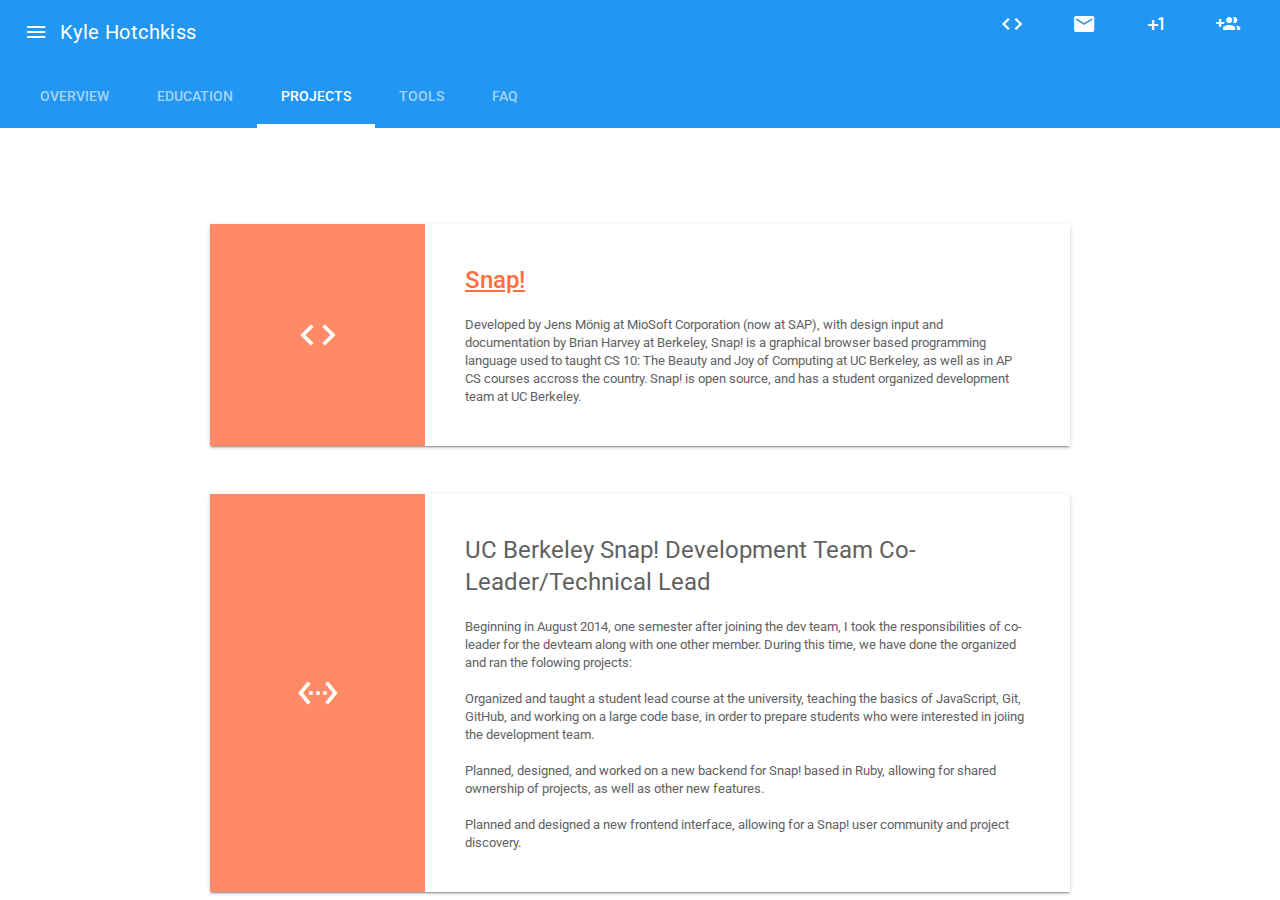
<file: projects.html>
<!doctype html>
<html lang="en">
  <head>
    <meta charset="utf-8">
    <meta http-equiv="X-UA-Compatible" content="IE=edge">
    <meta name="description" content="A front-end template that helps you build fast, modern mobile web apps.">
    <meta name="viewport" content="width=device-width, initial-scale=1">
    <title>Kyle Hotchkiss</title>

    <link href="https://fonts.googleapis.com/css?family=Roboto:regular,bold,italic,thin,light,bolditalic,black,medium&amp;lang=en" rel="stylesheet">
    <link href="https://fonts.googleapis.com/icon?family=Material+Icons"
      rel="stylesheet">
    <link rel="stylesheet" href="material.min.css">
    <link rel="stylesheet" href="styles.css">
    <style>
    #view-source {
      position: fixed;
      display: block;
      right: 0;
      bottom: 0;
      margin-right: 40px;
      margin-bottom: 40px;
      z-index: 900;
    }
    </style>
    <link rel="apple-touch-icon" sizes="57x57" href="/apple-icon-57x57.png">
    <link rel="apple-touch-icon" sizes="60x60" href="/apple-icon-60x60.png">
    <link rel="apple-touch-icon" sizes="72x72" href="/apple-icon-72x72.png">
    <link rel="apple-touch-icon" sizes="76x76" href="/apple-icon-76x76.png">
    <link rel="apple-touch-icon" sizes="114x114" href="/apple-icon-114x114.png">
    <link rel="apple-touch-icon" sizes="120x120" href="/apple-icon-120x120.png">
    <link rel="apple-touch-icon" sizes="144x144" href="/apple-icon-144x144.png">
    <link rel="apple-touch-icon" sizes="152x152" href="/apple-icon-152x152.png">
    <link rel="apple-touch-icon" sizes="180x180" href="/apple-icon-180x180.png">
    <link rel="icon" type="image/png" sizes="192x192"  href="/android-icon-192x192.png">
    <link rel="icon" type="image/png" sizes="32x32" href="/favicon-32x32.png">
    <link rel="icon" type="image/png" sizes="96x96" href="/favicon-96x96.png">
    <link rel="icon" type="image/png" sizes="16x16" href="/favicon-16x16.png">
    <link rel="manifest" href="/manifest.json">
    <meta name="msapplication-TileColor" content="#ffffff">
    <meta name="msapplication-TileImage" content="/ms-icon-144x144.png">
    <meta name="theme-color" content="#ffffff">
  </head>
  <body class="mdl-demo mdl-color--grey-100 mdl-color-text--grey-700 mdl-base">
    <style>
    .demo-layout-waterfall .mdl-layout__header-row .mdl-navigation__link:last-of-type  {
      padding-right: 0;
    }
    </style>
    <div class="demo-layout-waterfall mdl-layout mdl-js-layout">
      <header class="mdl-layout__header mdl-layout__header--waterfall" >
        <div class="mdl-layout__header-row">
          <span class="mdl-layout-title" style="left: 20px;">Kyle Hotchkiss</span>
          <div class="mdl-layout-spacer"></div>
          <nav class="mdl-navigation mdl-layout--large-screen-only">
            <a class="mdl-navigation__link" href="https://github.com/khotchkiss13"><i class="material-icons">code</i></a>
            <a class="mdl-navigation__link" href="mailto:khotchkiss13@berkeley.edu"><i class="material-icons">mail</i></a>
            <a class="mdl-navigation__link" href="https://plus.google.com/+KyleHotchkiss13"><i class="material-icons">plus_one</i></a>
            <a class="mdl-navigation__link" href="https://www.facebook.com/Khotchkiss13"><i class="material-icons">group_add</i></a>
          </nav>
        </div>
        <div class="mdl-layout__tab-bar mdl-js-ripple-effect mdl-color--primary">
          <a href="index.html#overview" class="mdl-layout__tab">Overview</a>
          <a href="education.html#education" class="mdl-layout__tab">Education</a>
          <a href="projects.html#projects" class="mdl-layout__tab is-active">Projects</a>
          <a href="tools.html#tools" class="mdl-layout__tab">Tools</a>
          <a href="faq.html#faq" class="mdl-layout__tab">FAQ</a>
        </div>
      </header>
      <div class="mdl-layout__drawer">
        <span class="mdl-layout-title">Kyle Hotchkiss</span>
        <nav class="mdl-navigation">
          <a class="mdl-navigation__link" href="index.html"><i class="material-icons" style="padding-right: 20px">account_circle</i>Overview</a>
          <a class="mdl-navigation__link" href="education.html"><i class="material-icons" style="padding-right: 20px">school</i>Education</a>
          <a class="mdl-navigation__link" href="projects.html"><i class="material-icons" style="padding-right: 20px">assignment_turned_in</i>Projects</a>
          <a class="mdl-navigation__link" href="tools.html"><i class="material-icons" style="padding-right: 20px">build</i>Tools</a>
          <a class="mdl-navigation__link" href="faq.html"><i class="material-icons" style="padding-right: 20px">question_answer</i>FAQ</a>
        </nav>
      </div>
      <main class="mdl-layout__content">
        <div class="mdl-layout__tab-panel" id="overview">
          <section class="section--center mdl-grid mdl-grid--no-spacing mdl-shadow--2dp">
            <header class="section__play-btn mdl-cell mdl-cell--3-col-desktop mdl-cell--2-col-tablet mdl-cell--4-col-phone mdl-color--amber-300 mdl-color-text--white">
              <i class="material-icons">school</i>
            </header>
            <div class="mdl-card mdl-cell mdl-cell--9-col-desktop mdl-cell--6-col-tablet mdl-cell--4-col-phone">
              <div class="mdl-card__supporting-text">
                <h4>Education</h4>
                University of California, Berkeley; College of Engineering.<br/>
                Bachelor of Science candidate in Electrical Engineering and Computer Science.<br/>
                Class of 2017.
              </div>
              <div class="mdl-card__actions">
                <a href="education.html#courses" class="mdl-button">View coursework</a>
              </div>
            </div>
          </section>
          <section class="section--center mdl-grid mdl-grid--no-spacing mdl-shadow--2dp">
            <header class="section__play-btn mdl-cell mdl-cell--3-col-desktop mdl-cell--2-col-tablet mdl-cell--4-col-phone mdl-color--deep-orange-300 mdl-color-text--white">
              <i class="material-icons">assignment_turned_in</i>
            </header>
            <div class="mdl-card mdl-cell mdl-cell--9-col-desktop mdl-cell--6-col-tablet mdl-cell--4-col-phone">
              <div class="mdl-card__supporting-text">
                <h4>Personal Projects</h4>
              <div class="section__text mdl-cell mdl-cell--10-col-desktop mdl-cell--6-col-tablet mdl-cell--3-col-phone">
                <h5>UC Berkeley Snap! Development Team Technical Lead (August 2014 - Current)</h5>
                Responsibilities include managing ongoing projects, assigning projects to developers, as well as consulting the other developers on all possible implementations of their task. <br/><br/><a href="projects.html#lead">More Info</a><br/>
              </div>
              <div class="section__text mdl-cell mdl-cell--10-col-desktop mdl-cell--6-col-tablet mdl-cell--3-col-phone">
                <h5>UC Berkeley Snap! Development Team Developer (January 2014 - Current)</h5>
                Projects include implementing search functionality within Snap!, allowing users to easily search for blocks, as well as autosave capabilities, lowering the frustration of users losing their work. <br/><br/><a href="projects.html#dev">More Info</a><br/>
              </div>
              <div class="section__text mdl-cell mdl-cell--10-col-desktop mdl-cell--6-col-tablet mdl-cell--3-col-phone">
                <h5>Web Development (2012 - Current)</h5>
                Projects mainly include building a new interactive website as part of the Snap! Development Team, as well as building this website for personal use. <br/><br/><a href="projects.html#web">More Info</a>
              </div>
            </div>
              <div class="mdl-card__actions">
                <a href="projects.html#projects" class="mdl-button">View all projects</a>
              </div>
            </div>
          </section>
          <section class="section--center mdl-grid mdl-grid--no-spacing mdl-shadow--2dp">
            <header class="section__play-btn mdl-cell mdl-cell--3-col-desktop mdl-cell--2-col-tablet mdl-cell--4-col-phone mdl-color--red-300 mdl-color-text--white">
              <i class="material-icons">build</i>
            </header>
            <div class="mdl-card mdl-cell mdl-cell--9-col-desktop mdl-cell--6-col-tablet mdl-cell--4-col-phone">
              <div class="mdl-card__supporting-text">
                <h4>Tools</h4>
                Tools experienced with include, but are not limited to the programming languages C, Java, Javascript, and Python, the frameworks Rail, Material Lite, and Angular JS, and the graphical programs Adobe Photoshop, Illustrator, and Indesign.
              </div>
              <div class="mdl-card__actions">
                <a href="tools.html#tools" class="mdl-button">View all tools</a>
              </div>
            </div>
          </section>
          <br/>
          <br/>
        </div>
        <div class="mdl-layout__tab-panel" id="education">
          <section class="section--center mdl-grid mdl-grid--no-spacing">
            <div class="mdl-cell mdl-cell--12-col">
          </section>
          <section class="section--center mdl-grid mdl-grid--no-spacing mdl-shadow--2dp" id="schools">
            <header class="section__play-btn mdl-cell mdl-cell--3-col-desktop mdl-cell--2-col-tablet mdl-cell--4-col-phone mdl-color--amber-300 mdl-color-text--white">
              <i class="material-icons">account_balance</i>
            </header>
            <div class="mdl-card mdl-cell mdl-cell--9-col-desktop mdl-cell--6-col-tablet mdl-cell--4-col-phone">
            <div class="mdl-card mdl-cell mdl-cell--12-col">
              <div class="mdl-card__supporting-text mdl-grid mdl-grid--no-spacing">
                <h3 class="mdl-cell mdl-cell--12-col">Schools Attended</h3>
                <div class="section__text mdl-cell mdl-cell--10-col-desktop mdl-cell--6-col-tablet mdl-cell--3-col-phone">
                  <h4>Antelope High Scool. Class of 2013.</h4>
                  <h5>Graduated with the honor of Saludatorian.</h5>
                  <br/>
                  <a href="#hscourses">Courses</a>
                </div>
                <div class="section__text mdl-cell mdl-cell--10-col-desktop mdl-cell--6-col-tablet mdl-cell--3-col-phone">
                  <h4>University of California, Berkeley. Class of 2017.</h4>
                  <h5>Candidate for Bachelor of Science in Electrical Engineering and Computer Science.</h5>
                  <br/>
                  <a href="#courses">Courses</a>
                </div>
              </div>
          </section>
          <section class="section--center mdl-grid mdl-grid--no-spacing mdl-shadow--2dp" id="courses">
            <div class="mdl-card mdl-cell mdl-cell--12-col">
              <div class="mdl-card__supporting-text mdl-grid mdl-grid--no-spacing">
                <h3 class="mdl-cell mdl-cell--12-col">Relevant College Coursework</h3>
                <table class="mdl-data-table mdl-js-data-table mdl-data-table mdl-shadow--2dp">
                  <thead>
                    <tr>
                      <th class="mdl-data-table__cell--non-numeric">Course Code</th>
                      <th class="mdl-data-table__cell--non-numeric">Course Title</th>
                      <th class="mdl-data-table__cell--non-numeric">Programming Language</th>
                      <th class="mdl-data-table__cell--non-numeric">Semester Taken</th>
                    </tr>
                  </thead>
                  <tbody>
                    <tr>
                      <td class="mdl-data-table__cell--non-numeric">CS 61A</td>
                      <td class="mdl-data-table__cell--non-numeric">The Structure and Interpretation of Computer Programs</td>
                      <td class="mdl-data-table__cell--non-numeric">Python</td>
                      <td class="mdl-data-table__cell--non-numeric">Fall 2013</td>
                    </tr>
                    <tr>
                      <td class="mdl-data-table__cell--non-numeric">CS 61B</td>
                      <td class="mdl-data-table__cell--non-numeric">Data Structures</td>
                      <td class="mdl-data-table__cell--non-numeric">Java</td>
                      <td class="mdl-data-table__cell--non-numeric">Spring 2014</td>
                    </tr>
                    <tr>
                      <td class="mdl-data-table__cell--non-numeric">CS 61C</td>
                      <td class="mdl-data-table__cell--non-numeric">Machine Structures</td>
                      <td class="mdl-data-table__cell--non-numeric">C</td>
                      <td class="mdl-data-table__cell--non-numeric">Fall 2014</td>
                    </tr>
                    <tr>
                      <td class="mdl-data-table__cell--non-numeric">CS 70</td>
                      <td class="mdl-data-table__cell--non-numeric">Discrete Mathematics and Probability Theory</td>
                      <td class="mdl-data-table__cell--non-numeric">Python</td>
                      <td class="mdl-data-table__cell--non-numeric">Fall 2014</td>
                    </tr>
                    <tr>
                      <td class="mdl-data-table__cell--non-numeric">CS 195</td>
                      <td class="mdl-data-table__cell--non-numeric">Social Implications of Computer Technology</td>
                      <td class="mdl-data-table__cell--non-numeric">N/A</td>
                      <td class="mdl-data-table__cell--non-numeric">Fall 2014</td>
                    </tr>
                    <tr>
                      <td class="mdl-data-table__cell--non-numeric">CS 188</td>
                      <td class="mdl-data-table__cell--non-numeric">Introduction to Artificial Intelligence</td>
                      <td class="mdl-data-table__cell--non-numeric">Python</td>
                      <td class="mdl-data-table__cell--non-numeric">Spring 2015</td>
                    </tr>
                    <tr>
                      <td class="mdl-data-table__cell--non-numeric">CS 170</td>
                      <td class="mdl-data-table__cell--non-numeric">Efficient Algorithms and Intractable Problems</td>
                      <td class="mdl-data-table__cell--non-numeric">Python/Latex</td>
                      <td class="mdl-data-table__cell--non-numeric">Spring 2015</td>
                    </tr>
                    <tr>
                      <td class="mdl-data-table__cell--non-numeric">CS 169</td>
                      <td class="mdl-data-table__cell--non-numeric">Software Engineering</td>
                      <td class="mdl-data-table__cell--non-numeric">Ruby</td>
                      <td class="mdl-data-table__cell--non-numeric">Spring 2015</td>
                    </tr>
                    <tr>
                      <td class="mdl-data-table__cell--non-numeric">CS 162</td>
                      <td class="mdl-data-table__cell--non-numeric">Operating Systems and System Programming</td>
                      <td class="mdl-data-table__cell--non-numeric">C</td>
                      <td class="mdl-data-table__cell--non-numeric">Fall 2015</td>
                    </tr>
                    <tr>
                      <td class="mdl-data-table__cell--non-numeric">Info 257</td>
                      <td class="mdl-data-table__cell--non-numeric">Database Management</td>
                      <td class="mdl-data-table__cell--non-numeric">TBD</td>
                      <td class="mdl-data-table__cell--non-numeric">Fall 2015</td>
                    </tr>
                  </tbody>
                </table>
              </div>
          </section>
          <section class="section--center mdl-grid mdl-grid--no-spacing mdl-shadow--2dp" id="hscourses">
            <div class="mdl-card mdl-cell mdl-cell--12-col">
              <div class="mdl-card__supporting-text mdl-grid mdl-grid--no-spacing">
                <h3 class="mdl-cell mdl-cell--12-col">Relevant High School Coursework</h3>
                <table class="mdl-data-table mdl-js-data-table mdl-data-table mdl-shadow--2dp">
                  <thead>
                    <tr>
                      <th class="mdl-data-table__cell--non-numeric">Course Title</th>
                      <th class="mdl-data-table__cell--non-numeric">Principles Learned</th>
                      <th class="mdl-data-table__cell--non-numeric">Semester Taken</th>
                    </tr>
                  </thead>
                  <tbody>
                    <tr>
                      <td class="mdl-data-table__cell--non-numeric">Introduction to Engineering</td>
                      <td class="mdl-data-table__cell--non-numeric">AutoCad and Engineering Practices</td>
                      <td class="mdl-data-table__cell--non-numeric">Fall 2009</td>
                    </tr>
                    <tr>
                      <td class="mdl-data-table__cell--non-numeric">Principles of Engineering</td>
                      <td class="mdl-data-table__cell--non-numeric">Mechanical Engineering, Robotics, and Programming</td>
                      <td class="mdl-data-table__cell--non-numeric">Fall 2010</td>
                    </tr>
                    <tr>
                      <td class="mdl-data-table__cell--non-numeric">Biotechnical Engineering</td>
                      <td class="mdl-data-table__cell--non-numeric">Engineering Principles Applied to Biological Beings</td>
                      <td class="mdl-data-table__cell--non-numeric">Fall 2011</td>
                    </tr>
                    <tr>
                      <td class="mdl-data-table__cell--non-numeric">Engineering Design and Development</td>
                      <td class="mdl-data-table__cell--non-numeric">Full Development Process of Developing a Product</td>
                      <td class="mdl-data-table__cell--non-numeric">Spring 2013</td>
                    </tr>
                  </tbody>
                </table>
              </div>
          </section>
        <br/>
        <br/>
        <br/>
        </div>
        <div class="mdl-layout__tab-panel is-active" id="projects">
          <section class="section--center mdl-grid mdl-grid--no-spacing">
            <div class="mdl-cell mdl-cell--12-col">
          </section>
          <section class="section--center mdl-grid mdl-grid--no-spacing mdl-shadow--2dp" id="snap">
            <header class="section__play-btn mdl-cell mdl-cell--3-col-desktop mdl-cell--2-col-tablet mdl-cell--4-col-phone mdl-color--deep-orange-300 mdl-color-text--white">
              <i class="material-icons">code</i>
            </header>
            <div class="mdl-card mdl-cell mdl-cell--9-col-desktop mdl-cell--6-col-tablet mdl-cell--4-col-phone">
              <div class="mdl-card__supporting-text">
                <h4><a href="http://snap.berkeley.edu">Snap!</a></h4>
                Developed by Jens M&ouml;nig at MioSoft Corporation (now at SAP), with design input and documentation by Brian Harvey at Berkeley, Snap! is a graphical browser based programming language used to taught CS 10: The Beauty and Joy of Computing at UC Berkeley, as well as in AP CS courses accross the country. Snap! is open source, and has a student organized development team at UC Berkeley.
              </div>
            </div>
          </section>
          <section class="section--center mdl-grid mdl-grid--no-spacing mdl-shadow--2dp" id="lead">
            <header class="section__play-btn mdl-cell mdl-cell--3-col-desktop mdl-cell--2-col-tablet mdl-cell--4-col-phone mdl-color--deep-orange-300 mdl-color-text--white">
              <i class="material-icons">settings_ethernet</i>
            </header>
            <div class="mdl-card mdl-cell mdl-cell--9-col-desktop mdl-cell--6-col-tablet mdl-cell--4-col-phone">
              <div class="mdl-card__supporting-text">
                <h4>UC Berkeley Snap! Development Team Co-Leader/Technical Lead</h4>
                Beginning in August 2014, one semester after joining the dev team, I took the responsibilities of co-leader for the devteam along with one other member. During this time, we have done the organized and ran the folowing projects:
                <br/>
                <br/>
                <u1>
                  <li>Organized and taught a student lead course at the university, teaching the basics of JavaScript, Git, GitHub, and working on a large code base, in order to prepare students who were interested in joiing the development team.</li>
                  <br/>
                  <li>Planned, designed, and worked on a new backend for Snap! based in Ruby, allowing for shared ownership of projects, as well as other new features.</li>
                  <br/>
                  <li>Planned and designed a new frontend interface, allowing for a Snap! user community and project discovery.</li>
                  </u1>
              </div>
            </div>
          </section>
          <section class="section--center mdl-grid mdl-grid--no-spacing mdl-shadow--2dp" id="dev">
            <header class="section__play-btn mdl-cell mdl-cell--3-col-desktop mdl-cell--2-col-tablet mdl-cell--4-col-phone mdl-color--deep-orange-300 mdl-color-text--white">
              <i class="material-icons">assignment_ind</i>
            </header>
            <div class="mdl-card mdl-cell mdl-cell--9-col-desktop mdl-cell--6-col-tablet mdl-cell--4-col-phone">
              <div class="mdl-card__supporting-text">
                <h4>UC Berkeley Snap! Developer</h4>
                After joining the Snap! Development team in January 2014, I have completed the following projects and goals:
                <br/>
                <br/>
                <u1>
                  <li>Learned Git, GitHub, JavaScript, and assorted browser development tools.</li>
                  <br/>
                  <li>Implemented a search algorithm and designed an interface allowing for users to easily find the assorted functions they are looking for within Snap!</li>
                  <br/>
                  <li>Implemented automatic saving of projects at regulated intervals to help prevent user frustration with losing work while working locally, or in the cloud.</li>
                  </u1>
              </div>
            </div>
          </section>
          <section class="section--center mdl-grid mdl-grid--no-spacing mdl-shadow--2dp" id="web">
            <header class="section__play-btn mdl-cell mdl-cell--3-col-desktop mdl-cell--2-col-tablet mdl-cell--4-col-phone mdl-color--deep-orange-300 mdl-color-text--white">
              <i class="material-icons">wifi</i>
            </header>
            <div class="mdl-card mdl-cell mdl-cell--9-col-desktop mdl-cell--6-col-tablet mdl-cell--4-col-phone">
              <div class="mdl-card__supporting-text">
                <h4>Web Development</h4>
                I have learned web development on my own throughout the last several years. Websites that I have worked on include the following:
                <br/>
                <br/>
                <u1>
                  <li><a href="http://snapdecal.org">The course website for the Snap! Developers Intro Course</a></li>
                  <br/>
                  <li>An online portal for the Bernal Heights Neighborhood Center, allowing for them to keep track of volunteers, events, and space rentals as they need. (Not yet launched)</li>
                  <br/>
                  <li>Brand new Snap! website, including a newly created user community, allowing students and teacher to connect with other users around the globe and spark creativity. (Not yet launched)</li>
                  <br>
                  <li>And of course, <a href="http://khotchkiss.xyz">My own personal website</a> that you are currently viewing.
                  </li>
                  </u1>
              </div>
            </div>
          </section>
          <section class="section--center mdl-grid mdl-grid--no-spacing mdl-shadow--2dp" id="graphics">
            <header class="section__play-btn mdl-cell mdl-cell--3-col-desktop mdl-cell--2-col-tablet mdl-cell--4-col-phone mdl-color--deep-orange-300 mdl-color-text--white">
              <i class="material-icons">wallpaper</i>
            </header>
            <div class="mdl-card mdl-cell mdl-cell--9-col-desktop mdl-cell--6-col-tablet mdl-cell--4-col-phone">
              <div class="mdl-card__supporting-text">
                <h4>Graphics</h4>
                After taking a Photoshop class in high school and some self study, I have done some freelance work, as well as some personal work.
              </div>
            </div>
          </section>
          <div class="mdl-grid">
            <div class="mdl-cell mdl-cell--2-col">

            </div>
            <div class="mdl-cell mdl-cell--4-col">
              <style>
              .demo-card-image.mdl-card {
                width: 350px;
                height: 200px;
              }
              .demo-card-image > .mdl-card__actions {
                height: 52px;
                padding: 16px;
                background: rgba(0, 0, 0, 0.2);
              }
              .demo-card-image__filename {
                color: #fff;
                font-size: 14px;
                font-weight: 500;
              }
              </style>

              <div class="demo-card-image mdl-card mdl-shadow--2dp" style="background: url('./assets/snap_info2_1.jpg') center / cover;">
                <div class="mdl-card__title mdl-card--expand"></div>
                <div class="mdl-card__actions">
                  <span class="demo-card-image__filename">Snap! Dev Team Flyer</span>
                </div>
              </div>
            </div>
            <br/>
            <div class="mdl-cell mdl-cell--4-col">
              <div class="demo-card-image mdl-card mdl-shadow--2dp" style="background: url('./assets/ask_for_jag.jpg') center / cover;">
                <div class="mdl-card__title mdl-card--expand"></div>
                <div class="mdl-card__actions">
                  <span class="demo-card-image__filename">Cal Auto Television Graphic</span>
                </div>
              </div>
            </div>
          </div>
          <div class="mdl-grid">
            <div class="mdl-cell mdl-cell--2-col">

            </div>
            <div class="mdl-cell mdl-cell--4-col">
              <div class="demo-card-image mdl-card mdl-shadow--2dp" style="background: url('./assets/thankgiving_tv.jpg') center / cover;">
                <div class="mdl-card__title mdl-card--expand"></div>
                <div class="mdl-card__actions">
                  <span class="demo-card-image__filename">Cal Auto Television Graphic</span>
                </div>
              </div>
            </div>
            <div class="mdl-cell mdl-cell--4-col">
              <div class="demo-card-image mdl-card mdl-shadow--2dp" style="background: url('./assets/cal_testimonial_tv.jpg') center / cover;">
                <div class="mdl-card__title mdl-card--expand"></div>
                <div class="mdl-card__actions">
                  <span class="demo-card-image__filename">Cal Auto Television Graphic</span>
                </div>
              </div>
            </div>
          </div>
        <br/>
        <br/>
        <br/>
        </div>
        <div class="mdl-layout__tab-panel" id="tools">
          <section class="section--center mdl-grid mdl-grid--no-spacing">
            <div class="mdl-cell mdl-cell--12-col">
          </section>
          <section class="section--center mdl-grid mdl-grid--no-spacing mdl-shadow--2dp" id="languages">
            <header class="section__play-btn mdl-cell mdl-cell--3-col-desktop mdl-cell--2-col-tablet mdl-cell--4-col-phone mdl-color--red-300 mdl-color-text--white">
              <i class="material-icons">language</i>
            </header>
            <div class="mdl-card mdl-cell mdl-cell--9-col-desktop mdl-cell--6-col-tablet mdl-cell--4-col-phone">
              <div class="mdl-card__supporting-text">
                <h4>Programming Languages:</h4>
                <h5>Python</h5>
                <input class="mdl-slider mdl-js-slider" type="range" min="0" max="100" value="75" tabindex="0"/>
                <h5>Java</h5>
                <input class="mdl-slider mdl-js-slider" type="range" min="0" max="100" value="65" tabindex="0"/>
                <h5>C</h5>
                <input class="mdl-slider mdl-js-slider" type="range" min="0" max="100" value="55" tabindex="0"/>
                <h5>JavaScript</h5>
                <input class="mdl-slider mdl-js-slider" type="range" min="0" max="100" value=60 tabindex="0"/>
                <h5>Ruby</h5>
                <input class="mdl-slider mdl-js-slider" type="range" min="0" max="100" value="75" tabindex="0">
                <br/>
                <h4>Design Languages:</h4>
                <h5>Latex</h5>
                <input class="mdl-slider mdl-js-slider" type="range" min="0" max="100" value="50" tabindex="0"/>
                <h5>HTML5</h5>
                <input class="mdl-slider mdl-js-slider" type="range" min="0" max="100" value="55" tabindex="0"/>
                <h5>CSS3</h5>
                <input class="mdl-slider mdl-js-slider" type="range" min="0" max="100" value="50" tabindex="0"/>
              </div>
            </div>
          </section>
          <section class="section--center mdl-grid mdl-grid--no-spacing mdl-shadow--2dp" id="frameworks">
            <header class="section__play-btn mdl-cell mdl-cell--3-col-desktop mdl-cell--2-col-tablet mdl-cell--4-col-phone mdl-color--red-300 mdl-color-text--white">
              <i class="material-icons">border_outer</i>
            </header>
            <div class="mdl-card mdl-cell mdl-cell--9-col-desktop mdl-cell--6-col-tablet mdl-cell--4-col-phone">
              <div class="mdl-card__supporting-text">
                <h4>Backend Frameworks:</h4>
                <h5>Ruby on Rails</h5>
                <input class="mdl-slider mdl-js-slider" type="range" min="0" max="100" value="85" tabindex="0"/>
                <h5>Node.js</h5>
                <input class="mdl-slider mdl-js-slider" type="range" min="0" max="100" value="50" tabindex="0"/>
                <br/>
                <h4>Frontend Frameworks:</h4>
                <h5>Bootstrap</h5>
                <input class="mdl-slider mdl-js-slider" type="range" min="0" max="100" value="65" tabindex="0"/>
                <h5>Material Lite</h5>
                <input class="mdl-slider mdl-js-slider" type="range" min="0" max="100" value="70" tabindex="0"/>
                <h5>AngularJS</h5>
                <input class="mdl-slider mdl-js-slider" type="range" min="0" max="100" value="50" tabindex="0"/>
              </div>
            </div>
          </section>
          <section class="section--center mdl-grid mdl-grid--no-spacing mdl-shadow--2dp" id="programs">
            <header class="section__play-btn mdl-cell mdl-cell--3-col-desktop mdl-cell--2-col-tablet mdl-cell--4-col-phone mdl-color--red-300 mdl-color-text--white">
              <i class="material-icons">laptop_mac</i>
            </header>
            <div class="mdl-card mdl-cell mdl-cell--9-col-desktop mdl-cell--6-col-tablet mdl-cell--4-col-phone">
              <div class="mdl-card__supporting-text">
                <h4>Programs:</h4>
                <h5>Git/Github</h5>
                <input class="mdl-slider mdl-js-slider" type="range" min="0" max="100" value="75" tabindex="0"/>
                <h5>Atom/Sublime</h5>
                <input class="mdl-slider mdl-js-slider" type="range" min="0" max="100" value="90" tabindex="0"/>
                <br/>
                <h5>Eclipse IDE</h5>
                <input class="mdl-slider mdl-js-slider" type="range" min="0" max="100" value="65" tabindex="0"/>
                <h5>Chrome/Firefox/Safari</h5>
                <input class="mdl-slider mdl-js-slider" type="range" min="0" max="100" value="90" tabindex="0"/>
                <h5>Adobe Illustrator/Photoshop</h5></h5>
                <input class="mdl-slider mdl-js-slider" type="range" min="0" max="100" value="75" tabindex="0"/>
              </div>
            </div>
          </section>
        <br/>
        <br/>
        <br/>
        </div>
        <div class="mdl-layout__tab-panel" id="faq">
          <section class="section--center mdl-grid mdl-grid--no-spacing">
            <div class="mdl-cell mdl-cell--12-col">
              <h4>Frequently Asked Questions</h4>
              <ul class="toc">
                <a href="#q1">What are your career goals?</a>
                <a href="#q2">What is your dream job?</a>
                <a href="#q3">What is your favorite programming language?</a>
                <a href="#q4">What is your prefered text editor?</a>
                <a href="#q5">What is your work station like?</a>
                <a href="#q6">When did you first start programming?</a>
                <a href="#q7">How did you get into graphic/web design?</a>
                <a href="#q8">What are some of your hobbies?</a>
                <a href="#q9">What is your favorite movie?</a>
                <a href="#q10">What is your favorite genre of music?</a>
              </ul>

              <h5 id="q1">What are your career goals?</h5>
              <p>
                My goals as far as my carerr goes are to be able to provide for myself and my family, and be able to enjoy the work I do. Bonuses would be working on a new groundbreaking technology, or design an application that makes everyone's life easier.
              </p>

              <h5 id="q2">What is your dream job?</h5>
              <p>
                My dream job would to be a lead Android developer at Google, however, any career where I am doing something related to my study, and more importantly something that I truly enjoy would be a great job for me.
              </p>

              <h5 id="q3">What is your favorite programming language?</h5>
              <p>
                My favorite programming language is usually the one I am working the most in currently. Everytime I have learned a new language, I have thought it was the best language ever, only to later go back to some other language and think that it was the best. Right now, I would have to say that Ruby and Python are great languages to code in, and JavaScript is really great if you like having fun with errors when you are programming.
              </p>

              <h5 id="q4">What is your prefered text editor?</h5>
              <p>
                Again, this usually changes when ever I use a different editor, however I am currently using Atom by GitHub, and I really enjoy the customizability that it allows.
              </p>

              <h5 id="q5">What is your work station like?</h5>
              <p>
                Curently, I am working on a mid 2014 Retina Mac Book Pro. I also have an Asus 27" monitor that I connect to, Pok3r mechanical keyboard with Cherry MX Blue switches for portability, Das 4 Ultimate mechanical keyboard with Charry MX Brown switches for home, a Logitech MX Master bluetooth mouse, as well as Audiotechnica ATH-M50x headphones for listening to music while I work.
              </p>

              <h5 id="q6">When did you first start programming?</h5>
              <p>
                My first exprience with programming was in 10th grade, where I had to program a robot to sort marbles as part of my engineering class. The program we used was very basic, but taught me enough about programming for me to know I was interested enough in it to major in EECS.
              </p>

              <h5 id="q7">How did you get into graphic/web design?</h5>
              <p>
                I first got into graphic design in 11th grade, when I took a class on how to use Adobe Photoshop. I thought it was amazing what could be created, and it lead me to finding other ways to create cool things, like Illustrator, and web design.
              </p>

              <h5 id="q8">What are some of your hobbies?</h5>
              <p>
                I enjoy playing guitar, following the latest news in the world of Android, as well as hanging out with my friends and discussing whatever comes to our minds.
              </p>

              <h5 id="q9">What is your favorite movie?</h5>
              <p>
                I have many movies that I enjoy. I am a fan of most of Christopher Nolan's films, as well as the films of Quentin Tarantino. I also like comic book movies and academy award nominated films.
              </p>

              <h5 id="q10">What is your favorite genre of music?</h5>
              <p>
                While my tastes have evolved, I always go back to classic/hard rock. My favorite band is Metallica, and I enjoy similar artists.
              </p>
            </div>
          </section>
        <br/>
        <br/>
        <br/>
        </div>
        <footer class="mdl-mega-footer">
          <div class="mdl-mega-footer--middle-section">
            <div class="mdl-mega-footer--drop-down-section">
              <input class="mdl-mega-footer--heading-checkbox" type="checkbox" checked>
              <h1 class="mdl-mega-footer--heading">Education</h1>
              <ul class="mdl-mega-footer--link-list">
                <li><a href="education.html#schools">Schools</a></li>
                <li><a href="education.html#courses">Relevant Courses</a></li>
              </ul>
            </div>
            <div class="mdl-mega-footer--drop-down-section">
              <input class="mdl-mega-footer--heading-checkbox" type="checkbox" checked>
              <h1 class="mdl-mega-footer--heading">Projects</h1>
              <ul class="mdl-mega-footer--link-list">
                <li><a href="projects.html#snap">Snap</a></li>
                <li><a href="projects.html#web">Web Design</a></li>
                <li><a href="projects.html#graphics">Graphic Design</a></li>
              </ul>
            </div>
            <div class="mdl-mega-footer--drop-down-section">
              <input class="mdl-mega-footer--heading-checkbox" type="checkbox" checked>
              <h1 class="mdl-mega-footer--heading">Tools</h1>
              <ul class="mdl-mega-footer--link-list">
                <li><a href="tools.html#languages">Languages</a></li>
                <li><a href="tools.html#frameworks">Frameworks</a></li>
                <li><a href="tools.html#programs">Programs</a></li>
              </ul>
            </div>
            <div class="mdl-mega-footer--drop-down-section">
              <input class="mdl-mega-footer--heading-checkbox" type="checkbox" checked>
              <h1 class="mdl-mega-footer--heading">FAQ</h1>
              <ul class="mdl-mega-footer--link-list">
                <li><a href="faq.html#questions">Questions</a></li>
                <li><a href="faq.html#answers">Answers</a></li>
                <li><a href="faq.html#contact">Contact</a></li>
              </ul>
            </div>
          </div>
        </footer>
      </main>
    </div>
    <script src="material.min.js"></script>
  </body>
</html>
</file>
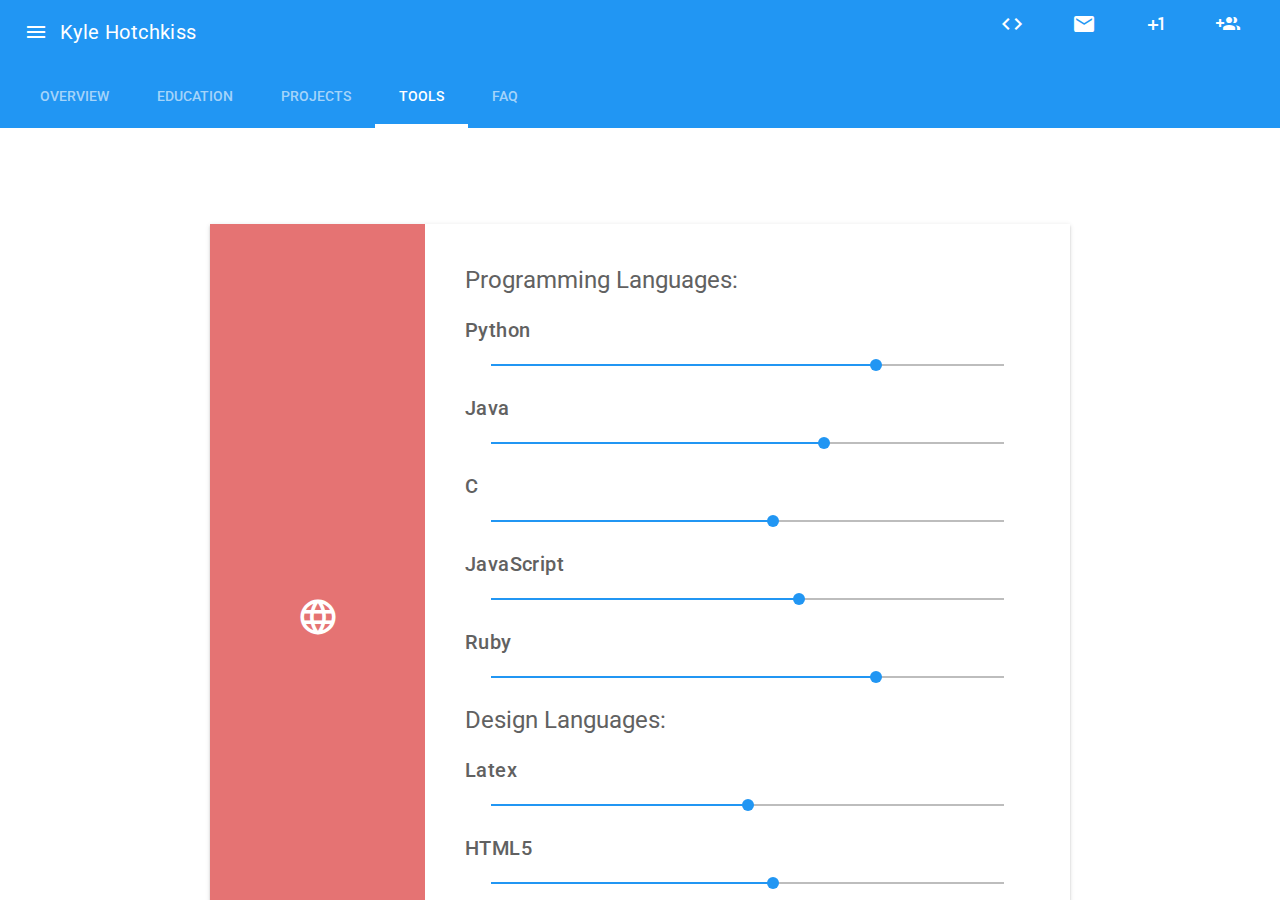
<file: tools.html>
<!doctype html>
<html lang="en">
  <head>
    <meta charset="utf-8">
    <meta http-equiv="X-UA-Compatible" content="IE=edge">
    <meta name="description" content="A front-end template that helps you build fast, modern mobile web apps.">
    <meta name="viewport" content="width=device-width, initial-scale=1">
    <title>Kyle Hotchkiss</title>

    <link href="https://fonts.googleapis.com/css?family=Roboto:regular,bold,italic,thin,light,bolditalic,black,medium&amp;lang=en" rel="stylesheet">
    <link href="https://fonts.googleapis.com/icon?family=Material+Icons"
      rel="stylesheet">
    <link rel="stylesheet" href="material.min.css">
    <link rel="stylesheet" href="styles.css">
    <style>
    #view-source {
      position: fixed;
      display: block;
      right: 0;
      bottom: 0;
      margin-right: 40px;
      margin-bottom: 40px;
      z-index: 900;
    }
    </style>
    <link rel="apple-touch-icon" sizes="57x57" href="/apple-icon-57x57.png">
    <link rel="apple-touch-icon" sizes="60x60" href="/apple-icon-60x60.png">
    <link rel="apple-touch-icon" sizes="72x72" href="/apple-icon-72x72.png">
    <link rel="apple-touch-icon" sizes="76x76" href="/apple-icon-76x76.png">
    <link rel="apple-touch-icon" sizes="114x114" href="/apple-icon-114x114.png">
    <link rel="apple-touch-icon" sizes="120x120" href="/apple-icon-120x120.png">
    <link rel="apple-touch-icon" sizes="144x144" href="/apple-icon-144x144.png">
    <link rel="apple-touch-icon" sizes="152x152" href="/apple-icon-152x152.png">
    <link rel="apple-touch-icon" sizes="180x180" href="/apple-icon-180x180.png">
    <link rel="icon" type="image/png" sizes="192x192"  href="/android-icon-192x192.png">
    <link rel="icon" type="image/png" sizes="32x32" href="/favicon-32x32.png">
    <link rel="icon" type="image/png" sizes="96x96" href="/favicon-96x96.png">
    <link rel="icon" type="image/png" sizes="16x16" href="/favicon-16x16.png">
    <link rel="manifest" href="/manifest.json">
    <meta name="msapplication-TileColor" content="#ffffff">
    <meta name="msapplication-TileImage" content="/ms-icon-144x144.png">
    <meta name="theme-color" content="#ffffff">
  </head>
  <body class="mdl-demo mdl-color--grey-100 mdl-color-text--grey-700 mdl-base">
    <style>
    .demo-layout-waterfall .mdl-layout__header-row .mdl-navigation__link:last-of-type  {
      padding-right: 0;
    }
    </style>
    <div class="demo-layout-waterfall mdl-layout mdl-js-layout">
      <header class="mdl-layout__header mdl-layout__header--waterfall" >
        <div class="mdl-layout__header-row">
          <span class="mdl-layout-title" style="left: 20px;">Kyle Hotchkiss</span>
          <div class="mdl-layout-spacer"></div>
          <nav class="mdl-navigation mdl-layout--large-screen-only">
            <a class="mdl-navigation__link" href="https://github.com/khotchkiss13"><i class="material-icons">code</i></a>
            <a class="mdl-navigation__link" href="mailto:khotchkiss13@berkeley.edu"><i class="material-icons">mail</i></a>
            <a class="mdl-navigation__link" href="https://plus.google.com/+KyleHotchkiss13"><i class="material-icons">plus_one</i></a>
            <a class="mdl-navigation__link" href="https://www.facebook.com/Khotchkiss13"><i class="material-icons">group_add</i></a>
          </nav>
        </div>
        <div class="mdl-layout__tab-bar mdl-js-ripple-effect mdl-color--primary">
          <a href="index.html#overview" class="mdl-layout__tab">Overview</a>
          <a href="education.html#education" class="mdl-layout__tab">Education</a>
          <a href="projects.html#projects" class="mdl-layout__tab">Projects</a>
          <a href="tools.html#tools" class="mdl-layout__tab is-active">Tools</a>
          <a href="faq.html#faq" class="mdl-layout__tab">FAQ</a>
        </div>
      </header>
      <div class="mdl-layout__drawer">
        <span class="mdl-layout-title">Kyle Hotchkiss</span>
        <nav class="mdl-navigation">
          <a class="mdl-navigation__link" href="index.html"><i class="material-icons" style="padding-right: 20px">account_circle</i>Overview</a>
          <a class="mdl-navigation__link" href="education.html"><i class="material-icons" style="padding-right: 20px">school</i>Education</a>
          <a class="mdl-navigation__link" href="projects.html"><i class="material-icons" style="padding-right: 20px">assignment_turned_in</i>Projects</a>
          <a class="mdl-navigation__link" href="tools.html"><i class="material-icons" style="padding-right: 20px">build</i>Tools</a>
          <a class="mdl-navigation__link" href="faq.html"><i class="material-icons" style="padding-right: 20px">question_answer</i>FAQ</a>
        </nav>
      </div>
      <main class="mdl-layout__content">
        <div class="mdl-layout__tab-panel" id="overview">
          <section class="section--center mdl-grid mdl-grid--no-spacing mdl-shadow--2dp">
            <header class="section__play-btn mdl-cell mdl-cell--3-col-desktop mdl-cell--2-col-tablet mdl-cell--4-col-phone mdl-color--amber-300 mdl-color-text--white">
              <i class="material-icons">school</i>
            </header>
            <div class="mdl-card mdl-cell mdl-cell--9-col-desktop mdl-cell--6-col-tablet mdl-cell--4-col-phone">
              <div class="mdl-card__supporting-text">
                <h4>Education</h4>
                University of California, Berkeley; College of Engineering.<br/>
                Bachelor of Science candidate in Electrical Engineering and Computer Science.<br/>
                Class of 2017.
              </div>
              <div class="mdl-card__actions">
                <a href="education.html#courses" class="mdl-button">View coursework</a>
              </div>
            </div>
          </section>
          <section class="section--center mdl-grid mdl-grid--no-spacing mdl-shadow--2dp">
            <header class="section__play-btn mdl-cell mdl-cell--3-col-desktop mdl-cell--2-col-tablet mdl-cell--4-col-phone mdl-color--deep-orange-300 mdl-color-text--white">
              <i class="material-icons">assignment_turned_in</i>
            </header>
            <div class="mdl-card mdl-cell mdl-cell--9-col-desktop mdl-cell--6-col-tablet mdl-cell--4-col-phone">
              <div class="mdl-card__supporting-text">
                <h4>Personal Projects</h4>
              <div class="section__text mdl-cell mdl-cell--10-col-desktop mdl-cell--6-col-tablet mdl-cell--3-col-phone">
                <h5>UC Berkeley Snap! Development Team Technical Lead (August 2014 - Current)</h5>
                Responsibilities include managing ongoing projects, assigning projects to developers, as well as consulting the other developers on all possible implementations of their task. <br/><br/><a href="projects.html#lead">More Info</a><br/>
              </div>
              <div class="section__text mdl-cell mdl-cell--10-col-desktop mdl-cell--6-col-tablet mdl-cell--3-col-phone">
                <h5>UC Berkeley Snap! Development Team Developer (January 2014 - Current)</h5>
                Projects include implementing search functionality within Snap!, allowing users to easily search for blocks, as well as autosave capabilities, lowering the frustration of users losing their work. <br/><br/><a href="projects.html#dev">More Info</a><br/>
              </div>
              <div class="section__text mdl-cell mdl-cell--10-col-desktop mdl-cell--6-col-tablet mdl-cell--3-col-phone">
                <h5>Web Development (2012 - Current)</h5>
                Projects mainly include building a new interactive website as part of the Snap! Development Team, as well as building this website for personal use. <br/><br/><a href="projects.html#web">More Info</a>
              </div>
            </div>
              <div class="mdl-card__actions">
                <a href="projects.html#projects" class="mdl-button">View all projects</a>
              </div>
            </div>
          </section>
          <section class="section--center mdl-grid mdl-grid--no-spacing mdl-shadow--2dp">
            <header class="section__play-btn mdl-cell mdl-cell--3-col-desktop mdl-cell--2-col-tablet mdl-cell--4-col-phone mdl-color--red-300 mdl-color-text--white">
              <i class="material-icons">build</i>
            </header>
            <div class="mdl-card mdl-cell mdl-cell--9-col-desktop mdl-cell--6-col-tablet mdl-cell--4-col-phone">
              <div class="mdl-card__supporting-text">
                <h4>Tools</h4>
                Tools experienced with include, but are not limited to the programming languages C, Java, Javascript, and Python, the frameworks Rail, Material Lite, and Angular JS, and the graphical programs Adobe Photoshop, Illustrator, and Indesign.
              </div>
              <div class="mdl-card__actions">
                <a href="tools.html#tools" class="mdl-button">View all tools</a>
              </div>
            </div>
          </section>
          <br/>
          <br/>
        </div>
        <div class="mdl-layout__tab-panel" id="education">
          <section class="section--center mdl-grid mdl-grid--no-spacing">
            <div class="mdl-cell mdl-cell--12-col">
          </section>
          <section class="section--center mdl-grid mdl-grid--no-spacing mdl-shadow--2dp" id="schools">
            <header class="section__play-btn mdl-cell mdl-cell--3-col-desktop mdl-cell--2-col-tablet mdl-cell--4-col-phone mdl-color--amber-300 mdl-color-text--white">
              <i class="material-icons">account_balance</i>
            </header>
            <div class="mdl-card mdl-cell mdl-cell--9-col-desktop mdl-cell--6-col-tablet mdl-cell--4-col-phone">
            <div class="mdl-card mdl-cell mdl-cell--12-col">
              <div class="mdl-card__supporting-text mdl-grid mdl-grid--no-spacing">
                <h3 class="mdl-cell mdl-cell--12-col">Schools Attended</h3>
                <div class="section__text mdl-cell mdl-cell--10-col-desktop mdl-cell--6-col-tablet mdl-cell--3-col-phone">
                  <h4>Antelope High Scool. Class of 2013.</h4>
                  <h5>Graduated with the honor of Saludatorian.</h5>
                  <br/>
                  <a href="#hscourses">Courses</a>
                </div>
                <div class="section__text mdl-cell mdl-cell--10-col-desktop mdl-cell--6-col-tablet mdl-cell--3-col-phone">
                  <h4>University of California, Berkeley. Class of 2017.</h4>
                  <h5>Candidate for Bachelor of Science in Electrical Engineering and Computer Science.</h5>
                  <br/>
                  <a href="#courses">Courses</a>
                </div>
              </div>
          </section>
          <section class="section--center mdl-grid mdl-grid--no-spacing mdl-shadow--2dp" id="courses">
            <div class="mdl-card mdl-cell mdl-cell--12-col">
              <div class="mdl-card__supporting-text mdl-grid mdl-grid--no-spacing">
                <h3 class="mdl-cell mdl-cell--12-col">Relevant College Coursework</h3>
                <table class="mdl-data-table mdl-js-data-table mdl-data-table mdl-shadow--2dp">
                  <thead>
                    <tr>
                      <th class="mdl-data-table__cell--non-numeric">Course Code</th>
                      <th class="mdl-data-table__cell--non-numeric">Course Title</th>
                      <th class="mdl-data-table__cell--non-numeric">Programming Language</th>
                      <th class="mdl-data-table__cell--non-numeric">Semester Taken</th>
                    </tr>
                  </thead>
                  <tbody>
                    <tr>
                      <td class="mdl-data-table__cell--non-numeric">CS 61A</td>
                      <td class="mdl-data-table__cell--non-numeric">The Structure and Interpretation of Computer Programs</td>
                      <td class="mdl-data-table__cell--non-numeric">Python</td>
                      <td class="mdl-data-table__cell--non-numeric">Fall 2013</td>
                    </tr>
                    <tr>
                      <td class="mdl-data-table__cell--non-numeric">CS 61B</td>
                      <td class="mdl-data-table__cell--non-numeric">Data Structures</td>
                      <td class="mdl-data-table__cell--non-numeric">Java</td>
                      <td class="mdl-data-table__cell--non-numeric">Spring 2014</td>
                    </tr>
                    <tr>
                      <td class="mdl-data-table__cell--non-numeric">CS 61C</td>
                      <td class="mdl-data-table__cell--non-numeric">Machine Structures</td>
                      <td class="mdl-data-table__cell--non-numeric">C</td>
                      <td class="mdl-data-table__cell--non-numeric">Fall 2014</td>
                    </tr>
                    <tr>
                      <td class="mdl-data-table__cell--non-numeric">CS 70</td>
                      <td class="mdl-data-table__cell--non-numeric">Discrete Mathematics and Probability Theory</td>
                      <td class="mdl-data-table__cell--non-numeric">Python</td>
                      <td class="mdl-data-table__cell--non-numeric">Fall 2014</td>
                    </tr>
                    <tr>
                      <td class="mdl-data-table__cell--non-numeric">CS 195</td>
                      <td class="mdl-data-table__cell--non-numeric">Social Implications of Computer Technology</td>
                      <td class="mdl-data-table__cell--non-numeric">N/A</td>
                      <td class="mdl-data-table__cell--non-numeric">Fall 2014</td>
                    </tr>
                    <tr>
                      <td class="mdl-data-table__cell--non-numeric">CS 188</td>
                      <td class="mdl-data-table__cell--non-numeric">Introduction to Artificial Intelligence</td>
                      <td class="mdl-data-table__cell--non-numeric">Python</td>
                      <td class="mdl-data-table__cell--non-numeric">Spring 2015</td>
                    </tr>
                    <tr>
                      <td class="mdl-data-table__cell--non-numeric">CS 170</td>
                      <td class="mdl-data-table__cell--non-numeric">Efficient Algorithms and Intractable Problems</td>
                      <td class="mdl-data-table__cell--non-numeric">Python/Latex</td>
                      <td class="mdl-data-table__cell--non-numeric">Spring 2015</td>
                    </tr>
                    <tr>
                      <td class="mdl-data-table__cell--non-numeric">CS 169</td>
                      <td class="mdl-data-table__cell--non-numeric">Software Engineering</td>
                      <td class="mdl-data-table__cell--non-numeric">Ruby</td>
                      <td class="mdl-data-table__cell--non-numeric">Spring 2015</td>
                    </tr>
                    <tr>
                      <td class="mdl-data-table__cell--non-numeric">CS 162</td>
                      <td class="mdl-data-table__cell--non-numeric">Operating Systems and System Programming</td>
                      <td class="mdl-data-table__cell--non-numeric">C</td>
                      <td class="mdl-data-table__cell--non-numeric">Fall 2015</td>
                    </tr>
                    <tr>
                      <td class="mdl-data-table__cell--non-numeric">Info 257</td>
                      <td class="mdl-data-table__cell--non-numeric">Database Management</td>
                      <td class="mdl-data-table__cell--non-numeric">TBD</td>
                      <td class="mdl-data-table__cell--non-numeric">Fall 2015</td>
                    </tr>
                  </tbody>
                </table>
              </div>
          </section>
          <section class="section--center mdl-grid mdl-grid--no-spacing mdl-shadow--2dp" id="hscourses">
            <div class="mdl-card mdl-cell mdl-cell--12-col">
              <div class="mdl-card__supporting-text mdl-grid mdl-grid--no-spacing">
                <h3 class="mdl-cell mdl-cell--12-col">Relevant High School Coursework</h3>
                <table class="mdl-data-table mdl-js-data-table mdl-data-table mdl-shadow--2dp">
                  <thead>
                    <tr>
                      <th class="mdl-data-table__cell--non-numeric">Course Title</th>
                      <th class="mdl-data-table__cell--non-numeric">Principles Learned</th>
                      <th class="mdl-data-table__cell--non-numeric">Semester Taken</th>
                    </tr>
                  </thead>
                  <tbody>
                    <tr>
                      <td class="mdl-data-table__cell--non-numeric">Introduction to Engineering</td>
                      <td class="mdl-data-table__cell--non-numeric">AutoCad and Engineering Practices</td>
                      <td class="mdl-data-table__cell--non-numeric">Fall 2009</td>
                    </tr>
                    <tr>
                      <td class="mdl-data-table__cell--non-numeric">Principles of Engineering</td>
                      <td class="mdl-data-table__cell--non-numeric">Mechanical Engineering, Robotics, and Programming</td>
                      <td class="mdl-data-table__cell--non-numeric">Fall 2010</td>
                    </tr>
                    <tr>
                      <td class="mdl-data-table__cell--non-numeric">Biotechnical Engineering</td>
                      <td class="mdl-data-table__cell--non-numeric">Engineering Principles Applied to Biological Beings</td>
                      <td class="mdl-data-table__cell--non-numeric">Fall 2011</td>
                    </tr>
                    <tr>
                      <td class="mdl-data-table__cell--non-numeric">Engineering Design and Development</td>
                      <td class="mdl-data-table__cell--non-numeric">Full Development Process of Developing a Product</td>
                      <td class="mdl-data-table__cell--non-numeric">Spring 2013</td>
                    </tr>
                  </tbody>
                </table>
              </div>
          </section>
        <br/>
        <br/>
        <br/>
        </div>
        <div class="mdl-layout__tab-panel" id="projects">
          <section class="section--center mdl-grid mdl-grid--no-spacing">
            <div class="mdl-cell mdl-cell--12-col">
          </section>
          <section class="section--center mdl-grid mdl-grid--no-spacing mdl-shadow--2dp" id="snap">
            <header class="section__play-btn mdl-cell mdl-cell--3-col-desktop mdl-cell--2-col-tablet mdl-cell--4-col-phone mdl-color--deep-orange-300 mdl-color-text--white">
              <i class="material-icons">code</i>
            </header>
            <div class="mdl-card mdl-cell mdl-cell--9-col-desktop mdl-cell--6-col-tablet mdl-cell--4-col-phone">
              <div class="mdl-card__supporting-text">
                <h4><a href="http://snap.berkeley.edu">Snap!</a></h4>
                Developed by Jens M&ouml;nig at MioSoft Corporation (now at SAP), with design input and documentation by Brian Harvey at Berkeley, Snap! is a graphical browser based programming language used to taught CS 10: The Beauty and Joy of Computing at UC Berkeley, as well as in AP CS courses accross the country. Snap! is open source, and has a student organized development team at UC Berkeley.
              </div>
            </div>
          </section>
          <section class="section--center mdl-grid mdl-grid--no-spacing mdl-shadow--2dp" id="lead">
            <header class="section__play-btn mdl-cell mdl-cell--3-col-desktop mdl-cell--2-col-tablet mdl-cell--4-col-phone mdl-color--deep-orange-300 mdl-color-text--white">
              <i class="material-icons">settings_ethernet</i>
            </header>
            <div class="mdl-card mdl-cell mdl-cell--9-col-desktop mdl-cell--6-col-tablet mdl-cell--4-col-phone">
              <div class="mdl-card__supporting-text">
                <h4>UC Berkeley Snap! Development Team Co-Leader/Technical Lead</h4>
                Beginning in August 2014, one semester after joining the dev team, I took the responsibilities of co-leader for the devteam along with one other member. During this time, we have done the organized and ran the folowing projects:
                <br/>
                <br/>
                <u1>
                  <li>Organized and taught a student lead course at the university, teaching the basics of JavaScript, Git, GitHub, and working on a large code base, in order to prepare students who were interested in joiing the development team.</li>
                  <br/>
                  <li>Planned, designed, and worked on a new backend for Snap! based in Ruby, allowing for shared ownership of projects, as well as other new features.</li>
                  <br/>
                  <li>Planned and designed a new frontend interface, allowing for a Snap! user community and project discovery.</li>
                  </u1>
              </div>
            </div>
          </section>
          <section class="section--center mdl-grid mdl-grid--no-spacing mdl-shadow--2dp" id="dev">
            <header class="section__play-btn mdl-cell mdl-cell--3-col-desktop mdl-cell--2-col-tablet mdl-cell--4-col-phone mdl-color--deep-orange-300 mdl-color-text--white">
              <i class="material-icons">assignment_ind</i>
            </header>
            <div class="mdl-card mdl-cell mdl-cell--9-col-desktop mdl-cell--6-col-tablet mdl-cell--4-col-phone">
              <div class="mdl-card__supporting-text">
                <h4>UC Berkeley Snap! Developer</h4>
                After joining the Snap! Development team in January 2014, I have completed the following projects and goals:
                <br/>
                <br/>
                <u1>
                  <li>Learned Git, GitHub, JavaScript, and assorted browser development tools.</li>
                  <br/>
                  <li>Implemented a search algorithm and designed an interface allowing for users to easily find the assorted functions they are looking for within Snap!</li>
                  <br/>
                  <li>Implemented automatic saving of projects at regulated intervals to help prevent user frustration with losing work while working locally, or in the cloud.</li>
                  </u1>
              </div>
            </div>
          </section>
          <section class="section--center mdl-grid mdl-grid--no-spacing mdl-shadow--2dp" id="web">
            <header class="section__play-btn mdl-cell mdl-cell--3-col-desktop mdl-cell--2-col-tablet mdl-cell--4-col-phone mdl-color--deep-orange-300 mdl-color-text--white">
              <i class="material-icons">wifi</i>
            </header>
            <div class="mdl-card mdl-cell mdl-cell--9-col-desktop mdl-cell--6-col-tablet mdl-cell--4-col-phone">
              <div class="mdl-card__supporting-text">
                <h4>Web Development</h4>
                I have learned web development on my own throughout the last several years. Websites that I have worked on include the following:
                <br/>
                <br/>
                <u1>
                  <li><a href="http://snapdecal.org">The course website for the Snap! Developers Intro Course</a></li>
                  <br/>
                  <li>An online portal for the Bernal Heights Neighborhood Center, allowing for them to keep track of volunteers, events, and space rentals as they need. (Not yet launched)</li>
                  <br/>
                  <li>Brand new Snap! website, including a newly created user community, allowing students and teacher to connect with other users around the globe and spark creativity. (Not yet launched)</li>
                  <br>
                  <li>And of course, <a href="http://khotchkiss.xyz">My own personal website</a> that you are currently viewing.
                  </li>
                  </u1>
              </div>
            </div>
          </section>
          <section class="section--center mdl-grid mdl-grid--no-spacing mdl-shadow--2dp" id="graphics">
            <header class="section__play-btn mdl-cell mdl-cell--3-col-desktop mdl-cell--2-col-tablet mdl-cell--4-col-phone mdl-color--deep-orange-300 mdl-color-text--white">
              <i class="material-icons">wallpaper</i>
            </header>
            <div class="mdl-card mdl-cell mdl-cell--9-col-desktop mdl-cell--6-col-tablet mdl-cell--4-col-phone">
              <div class="mdl-card__supporting-text">
                <h4>Graphics</h4>
                After taking a Photoshop class in high school and some self study, I have done some freelance work, as well as some personal work.
              </div>
            </div>
          </section>
          <div class="mdl-grid">
            <div class="mdl-cell mdl-cell--2-col">

            </div>
            <div class="mdl-cell mdl-cell--4-col">
              <style>
              .demo-card-image.mdl-card {
                width: 350px;
                height: 200px;
              }
              .demo-card-image > .mdl-card__actions {
                height: 52px;
                padding: 16px;
                background: rgba(0, 0, 0, 0.2);
              }
              .demo-card-image__filename {
                color: #fff;
                font-size: 14px;
                font-weight: 500;
              }
              </style>

              <div class="demo-card-image mdl-card mdl-shadow--2dp" style="background: url('./assets/snap_info2_1.jpg') center / cover;">
                <div class="mdl-card__title mdl-card--expand"></div>
                <div class="mdl-card__actions">
                  <span class="demo-card-image__filename">Snap! Dev Team Flyer</span>
                </div>
              </div>
            </div>
            <br/>
            <div class="mdl-cell mdl-cell--4-col">
              <div class="demo-card-image mdl-card mdl-shadow--2dp" style="background: url('./assets/ask_for_jag.jpg') center / cover;">
                <div class="mdl-card__title mdl-card--expand"></div>
                <div class="mdl-card__actions">
                  <span class="demo-card-image__filename">Cal Auto Television Graphic</span>
                </div>
              </div>
            </div>
          </div>
          <div class="mdl-grid">
            <div class="mdl-cell mdl-cell--2-col">

            </div>
            <div class="mdl-cell mdl-cell--4-col">
              <div class="demo-card-image mdl-card mdl-shadow--2dp" style="background: url('./assets/thankgiving_tv.jpg') center / cover;">
                <div class="mdl-card__title mdl-card--expand"></div>
                <div class="mdl-card__actions">
                  <span class="demo-card-image__filename">Cal Auto Television Graphic</span>
                </div>
              </div>
            </div>
            <div class="mdl-cell mdl-cell--4-col">
              <div class="demo-card-image mdl-card mdl-shadow--2dp" style="background: url('./assets/cal_testimonial_tv.jpg') center / cover;">
                <div class="mdl-card__title mdl-card--expand"></div>
                <div class="mdl-card__actions">
                  <span class="demo-card-image__filename">Cal Auto Television Graphic</span>
                </div>
              </div>
            </div>
          </div>
        <br/>
        <br/>
        <br/>
        </div>
        <div class="mdl-layout__tab-panel is-active" id="tools">
          <section class="section--center mdl-grid mdl-grid--no-spacing">
            <div class="mdl-cell mdl-cell--12-col">
          </section>
          <section class="section--center mdl-grid mdl-grid--no-spacing mdl-shadow--2dp" id="languages">
            <header class="section__play-btn mdl-cell mdl-cell--3-col-desktop mdl-cell--2-col-tablet mdl-cell--4-col-phone mdl-color--red-300 mdl-color-text--white">
              <i class="material-icons">language</i>
            </header>
            <div class="mdl-card mdl-cell mdl-cell--9-col-desktop mdl-cell--6-col-tablet mdl-cell--4-col-phone">
              <div class="mdl-card__supporting-text">
                <h4>Programming Languages:</h4>
                <h5>Python</h5>
                <input class="mdl-slider mdl-js-slider" type="range" min="0" max="100" value="75" tabindex="0"/>
                <h5>Java</h5>
                <input class="mdl-slider mdl-js-slider" type="range" min="0" max="100" value="65" tabindex="0"/>
                <h5>C</h5>
                <input class="mdl-slider mdl-js-slider" type="range" min="0" max="100" value="55" tabindex="0"/>
                <h5>JavaScript</h5>
                <input class="mdl-slider mdl-js-slider" type="range" min="0" max="100" value=60 tabindex="0"/>
                <h5>Ruby</h5>
                <input class="mdl-slider mdl-js-slider" type="range" min="0" max="100" value="75" tabindex="0">
                <br/>
                <h4>Design Languages:</h4>
                <h5>Latex</h5>
                <input class="mdl-slider mdl-js-slider" type="range" min="0" max="100" value="50" tabindex="0"/>
                <h5>HTML5</h5>
                <input class="mdl-slider mdl-js-slider" type="range" min="0" max="100" value="55" tabindex="0"/>
                <h5>CSS3</h5>
                <input class="mdl-slider mdl-js-slider" type="range" min="0" max="100" value="50" tabindex="0"/>
              </div>
            </div>
          </section>
          <section class="section--center mdl-grid mdl-grid--no-spacing mdl-shadow--2dp" id="frameworks">
            <header class="section__play-btn mdl-cell mdl-cell--3-col-desktop mdl-cell--2-col-tablet mdl-cell--4-col-phone mdl-color--red-300 mdl-color-text--white">
              <i class="material-icons">border_outer</i>
            </header>
            <div class="mdl-card mdl-cell mdl-cell--9-col-desktop mdl-cell--6-col-tablet mdl-cell--4-col-phone">
              <div class="mdl-card__supporting-text">
                <h4>Backend Frameworks:</h4>
                <h5>Ruby on Rails</h5>
                <input class="mdl-slider mdl-js-slider" type="range" min="0" max="100" value="85" tabindex="0"/>
                <h5>Node.js</h5>
                <input class="mdl-slider mdl-js-slider" type="range" min="0" max="100" value="50" tabindex="0"/>
                <br/>
                <h4>Frontend Frameworks:</h4>
                <h5>Bootstrap</h5>
                <input class="mdl-slider mdl-js-slider" type="range" min="0" max="100" value="65" tabindex="0"/>
                <h5>Material Lite</h5>
                <input class="mdl-slider mdl-js-slider" type="range" min="0" max="100" value="70" tabindex="0"/>
                <h5>AngularJS</h5>
                <input class="mdl-slider mdl-js-slider" type="range" min="0" max="100" value="50" tabindex="0"/>
              </div>
            </div>
          </section>
          <section class="section--center mdl-grid mdl-grid--no-spacing mdl-shadow--2dp" id="programs">
            <header class="section__play-btn mdl-cell mdl-cell--3-col-desktop mdl-cell--2-col-tablet mdl-cell--4-col-phone mdl-color--red-300 mdl-color-text--white">
              <i class="material-icons">laptop_mac</i>
            </header>
            <div class="mdl-card mdl-cell mdl-cell--9-col-desktop mdl-cell--6-col-tablet mdl-cell--4-col-phone">
              <div class="mdl-card__supporting-text">
                <h4>Programs:</h4>
                <h5>Git/Github</h5>
                <input class="mdl-slider mdl-js-slider" type="range" min="0" max="100" value="75" tabindex="0"/>
                <h5>Atom/Sublime</h5>
                <input class="mdl-slider mdl-js-slider" type="range" min="0" max="100" value="90" tabindex="0"/>
                <br/>
                <h5>Eclipse IDE</h5>
                <input class="mdl-slider mdl-js-slider" type="range" min="0" max="100" value="65" tabindex="0"/>
                <h5>Chrome/Firefox/Safari</h5>
                <input class="mdl-slider mdl-js-slider" type="range" min="0" max="100" value="90" tabindex="0"/>
                <h5>Adobe Illustrator/Photoshop</h5></h5>
                <input class="mdl-slider mdl-js-slider" type="range" min="0" max="100" value="75" tabindex="0"/>
              </div>
            </div>
          </section>
        <br/>
        <br/>
        <br/>
        </div>
        <div class="mdl-layout__tab-panel" id="faq">
          <section class="section--center mdl-grid mdl-grid--no-spacing">
            <div class="mdl-cell mdl-cell--12-col">
              <h4>Frequently Asked Questions</h4>
              <ul class="toc">
                <a href="#q1">What are your career goals?</a>
                <a href="#q2">What is your dream job?</a>
                <a href="#q3">What is your favorite programming language?</a>
                <a href="#q4">What is your prefered text editor?</a>
                <a href="#q5">What is your work station like?</a>
                <a href="#q6">When did you first start programming?</a>
                <a href="#q7">How did you get into graphic/web design?</a>
                <a href="#q8">What are some of your hobbies?</a>
                <a href="#q9">What is your favorite movie?</a>
                <a href="#q10">What is your favorite genre of music?</a>
              </ul>

              <h5 id="q1">What are your career goals?</h5>
              <p>
                My goals as far as my carerr goes are to be able to provide for myself and my family, and be able to enjoy the work I do. Bonuses would be working on a new groundbreaking technology, or design an application that makes everyone's life easier.
              </p>

              <h5 id="q2">What is your dream job?</h5>
              <p>
                My dream job would to be a lead Android developer at Google, however, any career where I am doing something related to my study, and more importantly something that I truly enjoy would be a great job for me.
              </p>

              <h5 id="q3">What is your favorite programming language?</h5>
              <p>
                My favorite programming language is usually the one I am working the most in currently. Everytime I have learned a new language, I have thought it was the best language ever, only to later go back to some other language and think that it was the best. Right now, I would have to say that Ruby and Python are great languages to code in, and JavaScript is really great if you like having fun with errors when you are programming.
              </p>

              <h5 id="q4">What is your prefered text editor?</h5>
              <p>
                Again, this usually changes when ever I use a different editor, however I am currently using Atom by GitHub, and I really enjoy the customizability that it allows.
              </p>

              <h5 id="q5">What is your work station like?</h5>
              <p>
                Curently, I am working on a mid 2014 Retina Mac Book Pro. I also have an Asus 27" monitor that I connect to, Pok3r mechanical keyboard with Cherry MX Blue switches for portability, Das 4 Ultimate mechanical keyboard with Charry MX Brown switches for home, a Logitech MX Master bluetooth mouse, as well as Audiotechnica ATH-M50x headphones for listening to music while I work.
              </p>

              <h5 id="q6">When did you first start programming?</h5>
              <p>
                My first exprience with programming was in 10th grade, where I had to program a robot to sort marbles as part of my engineering class. The program we used was very basic, but taught me enough about programming for me to know I was interested enough in it to major in EECS.
              </p>

              <h5 id="q7">How did you get into graphic/web design?</h5>
              <p>
                I first got into graphic design in 11th grade, when I took a class on how to use Adobe Photoshop. I thought it was amazing what could be created, and it lead me to finding other ways to create cool things, like Illustrator, and web design.
              </p>

              <h5 id="q8">What are some of your hobbies?</h5>
              <p>
                I enjoy playing guitar, following the latest news in the world of Android, as well as hanging out with my friends and discussing whatever comes to our minds.
              </p>

              <h5 id="q9">What is your favorite movie?</h5>
              <p>
                I have many movies that I enjoy. I am a fan of most of Christopher Nolan's films, as well as the films of Quentin Tarantino. I also like comic book movies and academy award nominated films.
              </p>

              <h5 id="q10">What is your favorite genre of music?</h5>
              <p>
                While my tastes have evolved, I always go back to classic/hard rock. My favorite band is Metallica, and I enjoy similar artists.
              </p>
            </div>
          </section>
        <br/>
        <br/>
        <br/>
        </div>
        <footer class="mdl-mega-footer">
          <div class="mdl-mega-footer--middle-section">
            <div class="mdl-mega-footer--drop-down-section">
              <input class="mdl-mega-footer--heading-checkbox" type="checkbox" checked>
              <h1 class="mdl-mega-footer--heading">Education</h1>
              <ul class="mdl-mega-footer--link-list">
                <li><a href="education.html#schools">Schools</a></li>
                <li><a href="education.html#courses">Relevant Courses</a></li>
              </ul>
            </div>
            <div class="mdl-mega-footer--drop-down-section">
              <input class="mdl-mega-footer--heading-checkbox" type="checkbox" checked>
              <h1 class="mdl-mega-footer--heading">Projects</h1>
              <ul class="mdl-mega-footer--link-list">
                <li><a href="projects.html#snap">Snap</a></li>
                <li><a href="projects.html#web">Web Design</a></li>
                <li><a href="projects.html#graphics">Graphic Design</a></li>
              </ul>
            </div>
            <div class="mdl-mega-footer--drop-down-section">
              <input class="mdl-mega-footer--heading-checkbox" type="checkbox" checked>
              <h1 class="mdl-mega-footer--heading">Tools</h1>
              <ul class="mdl-mega-footer--link-list">
                <li><a href="tools.html#languages">Languages</a></li>
                <li><a href="tools.html#frameworks">Frameworks</a></li>
                <li><a href="tools.html#programs">Programs</a></li>
              </ul>
            </div>
            <div class="mdl-mega-footer--drop-down-section">
              <input class="mdl-mega-footer--heading-checkbox" type="checkbox" checked>
              <h1 class="mdl-mega-footer--heading">FAQ</h1>
              <ul class="mdl-mega-footer--link-list">
                <li><a href="faq.html#questions">Questions</a></li>
                <li><a href="faq.html#answers">Answers</a></li>
                <li><a href="faq.html#contact">Contact</a></li>
              </ul>
            </div>
          </div>
        </footer>
      </main>
    </div>
    <script src="material.min.js"></script>
  </body>
</html>
</file>
<file: styles.css>
/**
 * Copyright 2015 Google Inc. All Rights Reserved.
 *
 * Licensed under the Apache License, Version 2.0 (the "License");
 * you may not use this file except in compliance with the License.
 * You may obtain a copy of the License at
 *
 *      http://www.apache.org/licenses/LICENSE-2.0
 *
 * Unless required by applicable law or agreed to in writing, software
 * distributed under the License is distributed on an "AS IS" BASIS,
 * WITHOUT WARRANTIES OR CONDITIONS OF ANY KIND, either express or implied.
 * See the License for the specific language governing permissions and
 * limitations under the License.
 */

html, body {
  font-family: 'Roboto', 'Helvetica', sans-serif;
  margin: 0;
  padding: 0;
}
.mdl-demo .mdl-layout__header-row {
  padding-left: 40px;
}
.mdl-demo .mdl-layout.is-small-screen .mdl-layout__header-row h3 {
  font-size: inherit;
}
.mdl-demo .mdl-layout__tab-bar-button {
  display: none;
}
.mdl-demo .mdl-layout.is-small-screen .mdl-layout__tab-bar .mdl-button {
  display: none;
}
.mdl-demo .mdl-layout:not(.is-small-screen) .mdl-layout__tab-bar,
.mdl-demo .mdl-layout:not(.is-small-screen) .mdl-layout__tab-bar-container {
  overflow: visible;
}
.mdl-demo .mdl-layout__tab-bar-container {
  height: 64px;
}
.mdl-demo .mdl-layout__tab-bar {
  padding: 0;
  padding-left: 16px;
  box-sizing: border-box;
  height: 100%;
  width: 100%;
}
.mdl-demo .mdl-layout__tab-bar .mdl-layout__tab {
  height: 64px;
  line-height: 64px;
}
.mdl-demo .mdl-layout__tab-bar .mdl-layout__tab.is-active::after {
  background-color: white;
  height: 4px;
}
.mdl-demo main > .mdl-layout__tab-panel {
  padding: 8px;
  padding-top: 48px;
}
.mdl-demo .mdl-card {
  height: auto;
  display: -webkit-box;
  display: -webkit-flex;
  display: -ms-flexbox;
  display: flex;
  -webkit-box-orient: vertical;
  -webkit-box-direction: normal;
  -webkit-flex-direction: column;
      -ms-flex-direction: column;
          flex-direction: column;
}
.mdl-demo .mdl-card > * {
  height: auto;
}
.mdl-demo .mdl-card .mdl-card__supporting-text {
  margin: 40px;
  -webkit-box-flex: 1;
  -webkit-flex-grow: 1;
      -ms-flex-positive: 1;
          flex-grow: 1;
  padding: 0;
  color: inherit;
  width: calc(100% - 80px);
}
.mdl-demo.mdl-demo .mdl-card__supporting-text h4 {
  margin-top: 0;
  margin-bottom: 20px;
}
.mdl-demo .mdl-card__actions {
  margin: 0;
  padding: 4px 40px;
  color: inherit;
}
.mdl-demo .mdl-card__actions a {
  color: #00BCD4;
  margin: 0;
}
.mdl-demo .mdl-card__actions a:hover,
.mdl-demo .mdl-card__actions a:active {
  color: inherit;
  background-color: transparent;
}
.mdl-demo .mdl-card__supporting-text + .mdl-card__actions {
  border-top: 1px solid rgba(0, 0, 0, 0.12);
}
.mdl-demo #add {
  position: absolute;
  right: 40px;
  top: 36px;
  z-index: 999;
}

.mdl-demo .mdl-layout__content section:not(:last-of-type) {
  position: relative;
  margin-bottom: 48px;
}
.mdl-demo section.section--center {
  max-width: 860px;
}
.mdl-demo #features section.section--center {
  max-width: 620px;
}
.mdl-demo section > header{
  display: -webkit-box;
  display: -webkit-flex;
  display: -ms-flexbox;
  display: flex;
  -webkit-box-align: center;
  -webkit-align-items: center;
      -ms-flex-align: center;
          align-items: center;
  -webkit-box-pack: center;
  -webkit-justify-content: center;
      -ms-flex-pack: center;
          justify-content: center;
}
.mdl-demo section > .section__play-btn {
  min-height: 200px;
}
.mdl-demo section > header > .material-icons {
  font-size: 3rem;
}
.mdl-demo section > button {
  position: absolute;
  z-index: 99;
  top: 8px;
  right: 8px;
}
.mdl-demo section .section__circle {
  display: -webkit-box;
  display: -webkit-flex;
  display: -ms-flexbox;
  display: flex;
  -webkit-box-align: center;
  -webkit-align-items: center;
      -ms-flex-align: center;
          align-items: center;
  -webkit-box-pack: start;
  -webkit-justify-content: flex-start;
      -ms-flex-pack: start;
          justify-content: flex-start;
  -webkit-box-flex: 0;
  -webkit-flex-grow: 0;
      -ms-flex-positive: 0;
          flex-grow: 0;
  -webkit-flex-shrink: 1;
      -ms-flex-negative: 1;
          flex-shrink: 1;
}
.mdl-demo section .section__text {
  -webkit-box-flex: 1;
  -webkit-flex-grow: 1;
      -ms-flex-positive: 1;
          flex-grow: 1;
  -webkit-flex-shrink: 0;
      -ms-flex-negative: 0;
          flex-shrink: 0;
  padding-top: 8px;
}
.mdl-demo section .section__text h5 {
  font-size: inherit;
  margin: 0;
  margin-bottom: 0.5em;
}
.mdl-demo section .section__text a {
  text-decoration: none;
}
.mdl-demo section .section__circle-container > .section__circle-container__circle {
  width: 64px;
  height: 64px;
  border-radius: 32px;
  margin: 8px 0;
}
.mdl-demo section.section--footer .section__circle--big {
  width: 100px;
  height: 100px;
  border-radius: 50px;
  margin: 8px 32px;
}
.mdl-demo .is-small-screen section.section--footer .section__circle--big {
  width: 50px;
  height: 50px;
  border-radius: 25px;
  margin: 8px 16px;
}
.mdl-demo section.section--footer {
  padding: 64px 0;
  margin: 0 -8px -8px -8px;
}
.mdl-demo section.section--center .section__text:not(:last-child) {
  border-bottom: 1px solid rgba(0,0,0,.13);
}
.mdl-demo .mdl-card .mdl-card__supporting-text > h3:first-child {
  margin-bottom: 24px;
}
.mdl-demo .mdl-layout__tab-panel:not(#overview) {
  background-color: white;
}
.mdl-demo #features section {
  margin-bottom: 72px;
}
.mdl-demo #features h4, #features h5 {
  margin-bottom: 16px;
}
.mdl-demo .toc {
  border-left: 4px solid #C1EEF4;
  margin: 24px;
  padding: 0;
  padding-left: 8px;
  display: -webkit-box;
  display: -webkit-flex;
  display: -ms-flexbox;
  display: flex;
  -webkit-box-orient: vertical;
  -webkit-box-direction: normal;
  -webkit-flex-direction: column;
      -ms-flex-direction: column;
          flex-direction: column;
}
.mdl-demo .toc h4 {
  font-size: 0.9rem;
  margin-top: 0;
}
.mdl-demo .toc a {
  color: #4DD0E1;
  text-decoration: none;
  font-size: 16px;
  line-height: 28px;
  display: block;
}
.mdl-demo .mdl-menu__container {
  z-index: 99;
}
</file>
<file: templates/Website/styles.css>
/**
 * Copyright 2015 Google Inc. All Rights Reserved.
 *
 * Licensed under the Apache License, Version 2.0 (the "License");
 * you may not use this file except in compliance with the License.
 * You may obtain a copy of the License at
 *
 *      http://www.apache.org/licenses/LICENSE-2.0
 *
 * Unless required by applicable law or agreed to in writing, software
 * distributed under the License is distributed on an "AS IS" BASIS,
 * WITHOUT WARRANTIES OR CONDITIONS OF ANY KIND, either express or implied.
 * See the License for the specific language governing permissions and
 * limitations under the License.
 */

html, body {
  font-family: 'Roboto', 'Helvetica', sans-serif;
  margin: 0;
  padding: 0;
}
.mdl-demo .mdl-layout__header-row {
  padding-left: 40px;
}
.mdl-demo .mdl-layout.is-small-screen .mdl-layout__header-row h3 {
  font-size: inherit;
}
.mdl-demo .mdl-layout__tab-bar-button {
  display: none;
}
.mdl-demo .mdl-layout.is-small-screen .mdl-layout__tab-bar .mdl-button {
  display: none;
}
.mdl-demo .mdl-layout:not(.is-small-screen) .mdl-layout__tab-bar,
.mdl-demo .mdl-layout:not(.is-small-screen) .mdl-layout__tab-bar-container {
  overflow: visible;
}
.mdl-demo .mdl-layout__tab-bar-container {
  height: 64px;
}
.mdl-demo .mdl-layout__tab-bar {
  padding: 0;
  padding-left: 16px;
  box-sizing: border-box;
  height: 100%;
  width: 100%;
}
.mdl-demo .mdl-layout__tab-bar .mdl-layout__tab {
  height: 64px;
  line-height: 64px;
}
.mdl-demo .mdl-layout__tab-bar .mdl-layout__tab.is-active::after {
  background-color: white;
  height: 4px;
}
.mdl-demo main > .mdl-layout__tab-panel {
  padding: 8px;
  padding-top: 48px;
}
.mdl-demo .mdl-card {
  height: auto;
  display: -webkit-box;
  display: -webkit-flex;
  display: -ms-flexbox;
  display: flex;
  -webkit-box-orient: vertical;
  -webkit-box-direction: normal;
  -webkit-flex-direction: column;
      -ms-flex-direction: column;
          flex-direction: column;
}
.mdl-demo .mdl-card > * {
  height: auto;
}
.mdl-demo .mdl-card .mdl-card__supporting-text {
  margin: 40px;
  -webkit-box-flex: 1;
  -webkit-flex-grow: 1;
      -ms-flex-positive: 1;
          flex-grow: 1;
  padding: 0;
  color: inherit;
  width: calc(100% - 80px);
}
.mdl-demo.mdl-demo .mdl-card__supporting-text h4 {
  margin-top: 0;
  margin-bottom: 20px;
}
.mdl-demo .mdl-card__actions {
  margin: 0;
  padding: 4px 40px;
  color: inherit;
}
.mdl-demo .mdl-card__actions a {
  color: #00BCD4;
  margin: 0;
}
.mdl-demo .mdl-card__actions a:hover,
.mdl-demo .mdl-card__actions a:active {
  color: inherit;
  background-color: transparent;
}
.mdl-demo .mdl-card__supporting-text + .mdl-card__actions {
  border-top: 1px solid rgba(0, 0, 0, 0.12);
}
.mdl-demo #add {
  position: absolute;
  right: 40px;
  top: 36px;
  z-index: 999;
}

.mdl-demo .mdl-layout__content section:not(:last-of-type) {
  position: relative;
  margin-bottom: 48px;
}
.mdl-demo section.section--center {
  max-width: 860px;
}
.mdl-demo #features section.section--center {
  max-width: 620px;
}
.mdl-demo section > header{
  display: -webkit-box;
  display: -webkit-flex;
  display: -ms-flexbox;
  display: flex;
  -webkit-box-align: center;
  -webkit-align-items: center;
      -ms-flex-align: center;
          align-items: center;
  -webkit-box-pack: center;
  -webkit-justify-content: center;
      -ms-flex-pack: center;
          justify-content: center;
}
.mdl-demo section > .section__play-btn {
  min-height: 200px;
}
.mdl-demo section > header > .material-icons {
  font-size: 3rem;
}
.mdl-demo section > button {
  position: absolute;
  z-index: 99;
  top: 8px;
  right: 8px;
}
.mdl-demo section .section__circle {
  display: -webkit-box;
  display: -webkit-flex;
  display: -ms-flexbox;
  display: flex;
  -webkit-box-align: center;
  -webkit-align-items: center;
      -ms-flex-align: center;
          align-items: center;
  -webkit-box-pack: start;
  -webkit-justify-content: flex-start;
      -ms-flex-pack: start;
          justify-content: flex-start;
  -webkit-box-flex: 0;
  -webkit-flex-grow: 0;
      -ms-flex-positive: 0;
          flex-grow: 0;
  -webkit-flex-shrink: 1;
      -ms-flex-negative: 1;
          flex-shrink: 1;
}
.mdl-demo section .section__text {
  -webkit-box-flex: 1;
  -webkit-flex-grow: 1;
      -ms-flex-positive: 1;
          flex-grow: 1;
  -webkit-flex-shrink: 0;
      -ms-flex-negative: 0;
          flex-shrink: 0;
  padding-top: 8px;
}
.mdl-demo section .section__text h5 {
  font-size: inherit;
  margin: 0;
  margin-bottom: 0.5em;
}
.mdl-demo section .section__text a {
  text-decoration: none;
}
.mdl-demo section .section__circle-container > .section__circle-container__circle {
  width: 64px;
  height: 64px;
  border-radius: 32px;
  margin: 8px 0;
}
.mdl-demo section.section--footer .section__circle--big {
  width: 100px;
  height: 100px;
  border-radius: 50px;
  margin: 8px 32px;
}
.mdl-demo .is-small-screen section.section--footer .section__circle--big {
  width: 50px;
  height: 50px;
  border-radius: 25px;
  margin: 8px 16px;
}
.mdl-demo section.section--footer {
  padding: 64px 0;
  margin: 0 -8px -8px -8px;
}
.mdl-demo section.section--center .section__text:not(:last-child) {
  border-bottom: 1px solid rgba(0,0,0,.13);
}
.mdl-demo .mdl-card .mdl-card__supporting-text > h3:first-child {
  margin-bottom: 24px;
}
.mdl-demo .mdl-layout__tab-panel:not(#overview) {
  background-color: white;
}
.mdl-demo #features section {
  margin-bottom: 72px;
}
.mdl-demo #features h4, #features h5 {
  margin-bottom: 16px;
}
.mdl-demo .toc {
  border-left: 4px solid #C1EEF4;
  margin: 24px;
  padding: 0;
  padding-left: 8px;
  display: -webkit-box;
  display: -webkit-flex;
  display: -ms-flexbox;
  display: flex;
  -webkit-box-orient: vertical;
  -webkit-box-direction: normal;
  -webkit-flex-direction: column;
      -ms-flex-direction: column;
          flex-direction: column;
}
.mdl-demo .toc h4 {
  font-size: 0.9rem;
  margin-top: 0;
}
.mdl-demo .toc a {
  color: #4DD0E1;
  text-decoration: none;
  font-size: 16px;
  line-height: 28px;
  display: block;
}
.mdl-demo .mdl-menu__container {
  z-index: 99;
}
</file>
<file: material.min.css>
/**
 * material-design-lite - Material Design Components in CSS, JS and HTML
 * @version v1.0.4
 * @license Apache-2.0
 * @copyright 2015 Google, Inc.
 * @link https://github.com/google/material-design-lite
 */
@charset "UTF-8";html{color:rgba(0,0,0,.87)}::-moz-selection{background:#b3d4fc;text-shadow:none}::selection{background:#b3d4fc;text-shadow:none}hr{display:block;height:1px;border:0;border-top:1px solid #ccc;margin:1em 0;padding:0}audio,canvas,iframe,img,svg,video{vertical-align:middle}fieldset{border:0;margin:0;padding:0}textarea{resize:vertical}.browserupgrade{margin:.2em 0;background:#ccc;color:#000;padding:.2em 0}.hidden{display:none!important}.visuallyhidden{border:0;clip:rect(0 0 0 0);height:1px;margin:-1px;overflow:hidden;padding:0;position:absolute;width:1px}.visuallyhidden.focusable:active,.visuallyhidden.focusable:focus{clip:auto;height:auto;margin:0;overflow:visible;position:static;width:auto}.invisible{visibility:hidden}.clearfix:before,.clearfix:after{content:" ";display:table}.clearfix:after{clear:both}@media print{*,*:before,*:after,*:first-letter,*:first-line{background:transparent!important;color:#000!important;box-shadow:none!important;text-shadow:none!important}a,a:visited{text-decoration:underline}a[href]:after{content:" (" attr(href)")"}abbr[title]:after{content:" (" attr(title)")"}a[href^="#"]:after,a[href^="javascript:"]:after{content:""}pre,blockquote{border:1px solid #999;page-break-inside:avoid}thead{display:table-header-group}tr,img{page-break-inside:avoid}img{max-width:100%!important}p,h2,h3{orphans:3;widows:3}h2,h3{page-break-after:avoid}}a,.mdl-accordion,.mdl-button,.mdl-card,.mdl-checkbox,.mdl-dropdown-menu,.mdl-icon-toggle,.mdl-item,.mdl-radio,.mdl-slider,.mdl-switch,.mdl-tabs__tab{-webkit-tap-highlight-color:transparent;-webkit-tap-highlight-color:rgba(255,255,255,0)}html{width:100%;height:100%;-ms-touch-action:manipulation;touch-action:manipulation}body{width:100%;min-height:100%}main{display:block}*[hidden]{display:none!important}html,body{font-family:"Helvetica","Arial",sans-serif;font-size:14px;font-weight:400;line-height:20px}h1,h2,h3,h4,h5,h6,p{padding:0}h1 small,h2 small,h3 small,h4 small,h5 small,h6 small{font-family:"Roboto","Helvetica","Arial",sans-serif;font-weight:400;line-height:1.35;letter-spacing:-.02em;opacity:.54;font-size:.6em}h1{font-size:56px;line-height:1.35;letter-spacing:-.02em;margin:24px 0}h1,h2{font-family:"Roboto","Helvetica","Arial",sans-serif;font-weight:400}h2{font-size:45px;line-height:48px}h2,h3{margin:24px 0}h3{font-size:34px;line-height:40px}h3,h4{font-family:"Roboto","Helvetica","Arial",sans-serif;font-weight:400}h4{font-size:24px;line-height:32px;-moz-osx-font-smoothing:grayscale;margin:24px 0 16px}h5{font-size:20px;font-weight:500;line-height:1;letter-spacing:.02em}h5,h6{font-family:"Roboto","Helvetica","Arial",sans-serif;margin:24px 0 16px}h6{font-size:16px;letter-spacing:.04em}h6,p{font-weight:400;line-height:24px}p{font-size:14px;letter-spacing:0;margin:0 0 16px}a{color:rgb(255,110,64);font-weight:500}blockquote{font-family:"Roboto","Helvetica","Arial",sans-serif;position:relative;font-size:24px;font-weight:300;font-style:italic;line-height:1.35;letter-spacing:.08em}blockquote:before{position:absolute;left:-.5em;content:'“'}blockquote:after{content:'”';margin-left:-.05em}mark{background-color:#f4ff81}dt{font-weight:700}address{font-size:12px;line-height:1;font-style:normal}address,ul,ol{font-weight:400;letter-spacing:0}ul,ol{font-size:14px;line-height:24px}.mdl-typography--display-4,.mdl-typography--display-4-color-contrast{font-family:"Roboto","Helvetica","Arial",sans-serif;font-size:112px;font-weight:300;line-height:1;letter-spacing:-.04em}.mdl-typography--display-4-color-contrast{opacity:.54}.mdl-typography--display-3,.mdl-typography--display-3-color-contrast{font-family:"Roboto","Helvetica","Arial",sans-serif;font-size:56px;font-weight:400;line-height:1.35;letter-spacing:-.02em}.mdl-typography--display-3-color-contrast{opacity:.54}.mdl-typography--display-2,.mdl-typography--display-2-color-contrast{font-family:"Roboto","Helvetica","Arial",sans-serif;font-size:45px;font-weight:400;line-height:48px}.mdl-typography--display-2-color-contrast{opacity:.54}.mdl-typography--display-1,.mdl-typography--display-1-color-contrast{font-family:"Roboto","Helvetica","Arial",sans-serif;font-size:34px;font-weight:400;line-height:40px}.mdl-typography--display-1-color-contrast{opacity:.54}.mdl-typography--headline,.mdl-typography--headline-color-contrast{font-family:"Roboto","Helvetica","Arial",sans-serif;font-size:24px;font-weight:400;line-height:32px;-moz-osx-font-smoothing:grayscale}.mdl-typography--headline-color-contrast{opacity:.87}.mdl-typography--title,.mdl-typography--title-color-contrast{font-family:"Roboto","Helvetica","Arial",sans-serif;font-size:20px;font-weight:500;line-height:1;letter-spacing:.02em}.mdl-typography--title-color-contrast{opacity:.87}.mdl-typography--subhead,.mdl-typography--subhead-color-contrast{font-family:"Roboto","Helvetica","Arial",sans-serif;font-size:16px;font-weight:400;line-height:24px;letter-spacing:.04em}.mdl-typography--subhead-color-contrast{opacity:.87}.mdl-typography--body-2,.mdl-typography--body-2-color-contrast{font-size:14px;font-weight:700;line-height:24px;letter-spacing:0}.mdl-typography--body-2-color-contrast{opacity:.87}.mdl-typography--body-1,.mdl-typography--body-1-color-contrast{font-size:14px;font-weight:400;line-height:24px;letter-spacing:0}.mdl-typography--body-1-color-contrast{opacity:.87}.mdl-typography--body-2-force-preferred-font,.mdl-typography--body-2-force-preferred-font-color-contrast{font-family:"Roboto","Helvetica","Arial",sans-serif;font-size:14px;font-weight:500;line-height:24px;letter-spacing:0}.mdl-typography--body-2-force-preferred-font-color-contrast{opacity:.87}.mdl-typography--body-1-force-preferred-font,.mdl-typography--body-1-force-preferred-font-color-contrast{font-family:"Roboto","Helvetica","Arial",sans-serif;font-size:14px;font-weight:400;line-height:24px;letter-spacing:0}.mdl-typography--body-1-force-preferred-font-color-contrast{opacity:.87}.mdl-typography--caption,.mdl-typography--caption-force-preferred-font{font-size:12px;font-weight:400;line-height:1;letter-spacing:0}.mdl-typography--caption-force-preferred-font{font-family:"Roboto","Helvetica","Arial",sans-serif}.mdl-typography--caption-color-contrast,.mdl-typography--caption-force-preferred-font-color-contrast{font-size:12px;font-weight:400;line-height:1;letter-spacing:0;opacity:.54}.mdl-typography--caption-force-preferred-font-color-contrast,.mdl-typography--menu{font-family:"Roboto","Helvetica","Arial",sans-serif}.mdl-typography--menu{font-size:14px;font-weight:500;line-height:1;letter-spacing:0}.mdl-typography--menu-color-contrast{opacity:.87}.mdl-typography--menu-color-contrast,.mdl-typography--button,.mdl-typography--button-color-contrast{font-family:"Roboto","Helvetica","Arial",sans-serif;font-size:14px;font-weight:500;line-height:1;letter-spacing:0}.mdl-typography--button,.mdl-typography--button-color-contrast{text-transform:uppercase}.mdl-typography--button-color-contrast{opacity:.87}.mdl-typography--text-left{text-align:left}.mdl-typography--text-right{text-align:right}.mdl-typography--text-center{text-align:center}.mdl-typography--text-justify{text-align:justify}.mdl-typography--text-nowrap{white-space:nowrap}.mdl-typography--text-lowercase{text-transform:lowercase}.mdl-typography--text-uppercase{text-transform:uppercase}.mdl-typography--text-capitalize{text-transform:capitalize}.mdl-typography--font-thin{font-weight:200!important}.mdl-typography--font-light{font-weight:300!important}.mdl-typography--font-regular{font-weight:400!important}.mdl-typography--font-medium{font-weight:500!important}.mdl-typography--font-bold{font-weight:700!important}.mdl-typography--font-black{font-weight:900!important}.mdl-color-text--red{color:#f44336 !important}.mdl-color--red{background-color:#f44336 !important}.mdl-color-text--red-50{color:#ffebee !important}.mdl-color--red-50{background-color:#ffebee !important}.mdl-color-text--red-100{color:#ffcdd2 !important}.mdl-color--red-100{background-color:#ffcdd2 !important}.mdl-color-text--red-200{color:#ef9a9a !important}.mdl-color--red-200{background-color:#ef9a9a !important}.mdl-color-text--red-300{color:#e57373 !important}.mdl-color--red-300{background-color:#e57373 !important}.mdl-color-text--red-400{color:#ef5350 !important}.mdl-color--red-400{background-color:#ef5350 !important}.mdl-color-text--red-500{color:#f44336 !important}.mdl-color--red-500{background-color:#f44336 !important}.mdl-color-text--red-600{color:#e53935 !important}.mdl-color--red-600{background-color:#e53935 !important}.mdl-color-text--red-700{color:#d32f2f !important}.mdl-color--red-700{background-color:#d32f2f !important}.mdl-color-text--red-800{color:#c62828 !important}.mdl-color--red-800{background-color:#c62828 !important}.mdl-color-text--red-900{color:#b71c1c !important}.mdl-color--red-900{background-color:#b71c1c !important}.mdl-color-text--red-A100{color:#ff8a80 !important}.mdl-color--red-A100{background-color:#ff8a80 !important}.mdl-color-text--red-A200{color:#ff5252 !important}.mdl-color--red-A200{background-color:#ff5252 !important}.mdl-color-text--red-A400{color:#ff1744 !important}.mdl-color--red-A400{background-color:#ff1744 !important}.mdl-color-text--red-A700{color:#d50000 !important}.mdl-color--red-A700{background-color:#d50000 !important}.mdl-color-text--pink{color:#e91e63 !important}.mdl-color--pink{background-color:#e91e63 !important}.mdl-color-text--pink-50{color:#fce4ec !important}.mdl-color--pink-50{background-color:#fce4ec !important}.mdl-color-text--pink-100{color:#f8bbd0 !important}.mdl-color--pink-100{background-color:#f8bbd0 !important}.mdl-color-text--pink-200{color:#f48fb1 !important}.mdl-color--pink-200{background-color:#f48fb1 !important}.mdl-color-text--pink-300{color:#f06292 !important}.mdl-color--pink-300{background-color:#f06292 !important}.mdl-color-text--pink-400{color:#ec407a !important}.mdl-color--pink-400{background-color:#ec407a !important}.mdl-color-text--pink-500{color:#e91e63 !important}.mdl-color--pink-500{background-color:#e91e63 !important}.mdl-color-text--pink-600{color:#d81b60 !important}.mdl-color--pink-600{background-color:#d81b60 !important}.mdl-color-text--pink-700{color:#c2185b !important}.mdl-color--pink-700{background-color:#c2185b !important}.mdl-color-text--pink-800{color:#ad1457 !important}.mdl-color--pink-800{background-color:#ad1457 !important}.mdl-color-text--pink-900{color:#880e4f !important}.mdl-color--pink-900{background-color:#880e4f !important}.mdl-color-text--pink-A100{color:#ff80ab !important}.mdl-color--pink-A100{background-color:#ff80ab !important}.mdl-color-text--pink-A200{color:#ff4081 !important}.mdl-color--pink-A200{background-color:#ff4081 !important}.mdl-color-text--pink-A400{color:#f50057 !important}.mdl-color--pink-A400{background-color:#f50057 !important}.mdl-color-text--pink-A700{color:#c51162 !important}.mdl-color--pink-A700{background-color:#c51162 !important}.mdl-color-text--purple{color:#9c27b0 !important}.mdl-color--purple{background-color:#9c27b0 !important}.mdl-color-text--purple-50{color:#f3e5f5 !important}.mdl-color--purple-50{background-color:#f3e5f5 !important}.mdl-color-text--purple-100{color:#e1bee7 !important}.mdl-color--purple-100{background-color:#e1bee7 !important}.mdl-color-text--purple-200{color:#ce93d8 !important}.mdl-color--purple-200{background-color:#ce93d8 !important}.mdl-color-text--purple-300{color:#ba68c8 !important}.mdl-color--purple-300{background-color:#ba68c8 !important}.mdl-color-text--purple-400{color:#ab47bc !important}.mdl-color--purple-400{background-color:#ab47bc !important}.mdl-color-text--purple-500{color:#9c27b0 !important}.mdl-color--purple-500{background-color:#9c27b0 !important}.mdl-color-text--purple-600{color:#8e24aa !important}.mdl-color--purple-600{background-color:#8e24aa !important}.mdl-color-text--purple-700{color:#7b1fa2 !important}.mdl-color--purple-700{background-color:#7b1fa2 !important}.mdl-color-text--purple-800{color:#6a1b9a !important}.mdl-color--purple-800{background-color:#6a1b9a !important}.mdl-color-text--purple-900{color:#4a148c !important}.mdl-color--purple-900{background-color:#4a148c !important}.mdl-color-text--purple-A100{color:#ea80fc !important}.mdl-color--purple-A100{background-color:#ea80fc !important}.mdl-color-text--purple-A200{color:#e040fb !important}.mdl-color--purple-A200{background-color:#e040fb !important}.mdl-color-text--purple-A400{color:#d500f9 !important}.mdl-color--purple-A400{background-color:#d500f9 !important}.mdl-color-text--purple-A700{color:#a0f !important}.mdl-color--purple-A700{background-color:#a0f !important}.mdl-color-text--deep-purple{color:#673ab7 !important}.mdl-color--deep-purple{background-color:#673ab7 !important}.mdl-color-text--deep-purple-50{color:#ede7f6 !important}.mdl-color--deep-purple-50{background-color:#ede7f6 !important}.mdl-color-text--deep-purple-100{color:#d1c4e9 !important}.mdl-color--deep-purple-100{background-color:#d1c4e9 !important}.mdl-color-text--deep-purple-200{color:#b39ddb !important}.mdl-color--deep-purple-200{background-color:#b39ddb !important}.mdl-color-text--deep-purple-300{color:#9575cd !important}.mdl-color--deep-purple-300{background-color:#9575cd !important}.mdl-color-text--deep-purple-400{color:#7e57c2 !important}.mdl-color--deep-purple-400{background-color:#7e57c2 !important}.mdl-color-text--deep-purple-500{color:#673ab7 !important}.mdl-color--deep-purple-500{background-color:#673ab7 !important}.mdl-color-text--deep-purple-600{color:#5e35b1 !important}.mdl-color--deep-purple-600{background-color:#5e35b1 !important}.mdl-color-text--deep-purple-700{color:#512da8 !important}.mdl-color--deep-purple-700{background-color:#512da8 !important}.mdl-color-text--deep-purple-800{color:#4527a0 !important}.mdl-color--deep-purple-800{background-color:#4527a0 !important}.mdl-color-text--deep-purple-900{color:#311b92 !important}.mdl-color--deep-purple-900{background-color:#311b92 !important}.mdl-color-text--deep-purple-A100{color:#b388ff !important}.mdl-color--deep-purple-A100{background-color:#b388ff !important}.mdl-color-text--deep-purple-A200{color:#7c4dff !important}.mdl-color--deep-purple-A200{background-color:#7c4dff !important}.mdl-color-text--deep-purple-A400{color:#651fff !important}.mdl-color--deep-purple-A400{background-color:#651fff !important}.mdl-color-text--deep-purple-A700{color:#6200ea !important}.mdl-color--deep-purple-A700{background-color:#6200ea !important}.mdl-color-text--indigo{color:#3f51b5 !important}.mdl-color--indigo{background-color:#3f51b5 !important}.mdl-color-text--indigo-50{color:#e8eaf6 !important}.mdl-color--indigo-50{background-color:#e8eaf6 !important}.mdl-color-text--indigo-100{color:#c5cae9 !important}.mdl-color--indigo-100{background-color:#c5cae9 !important}.mdl-color-text--indigo-200{color:#9fa8da !important}.mdl-color--indigo-200{background-color:#9fa8da !important}.mdl-color-text--indigo-300{color:#7986cb !important}.mdl-color--indigo-300{background-color:#7986cb !important}.mdl-color-text--indigo-400{color:#5c6bc0 !important}.mdl-color--indigo-400{background-color:#5c6bc0 !important}.mdl-color-text--indigo-500{color:#3f51b5 !important}.mdl-color--indigo-500{background-color:#3f51b5 !important}.mdl-color-text--indigo-600{color:#3949ab !important}.mdl-color--indigo-600{background-color:#3949ab !important}.mdl-color-text--indigo-700{color:#303f9f !important}.mdl-color--indigo-700{background-color:#303f9f !important}.mdl-color-text--indigo-800{color:#283593 !important}.mdl-color--indigo-800{background-color:#283593 !important}.mdl-color-text--indigo-900{color:#1a237e !important}.mdl-color--indigo-900{background-color:#1a237e !important}.mdl-color-text--indigo-A100{color:#8c9eff !important}.mdl-color--indigo-A100{background-color:#8c9eff !important}.mdl-color-text--indigo-A200{color:#536dfe !important}.mdl-color--indigo-A200{background-color:#536dfe !important}.mdl-color-text--indigo-A400{color:#3d5afe !important}.mdl-color--indigo-A400{background-color:#3d5afe !important}.mdl-color-text--indigo-A700{color:#304ffe !important}.mdl-color--indigo-A700{background-color:#304ffe !important}.mdl-color-text--blue{color:#2196f3 !important}.mdl-color--blue{background-color:#2196f3 !important}.mdl-color-text--blue-50{color:#e3f2fd !important}.mdl-color--blue-50{background-color:#e3f2fd !important}.mdl-color-text--blue-100{color:#bbdefb !important}.mdl-color--blue-100{background-color:#bbdefb !important}.mdl-color-text--blue-200{color:#90caf9 !important}.mdl-color--blue-200{background-color:#90caf9 !important}.mdl-color-text--blue-300{color:#64b5f6 !important}.mdl-color--blue-300{background-color:#64b5f6 !important}.mdl-color-text--blue-400{color:#42a5f5 !important}.mdl-color--blue-400{background-color:#42a5f5 !important}.mdl-color-text--blue-500{color:#2196f3 !important}.mdl-color--blue-500{background-color:#2196f3 !important}.mdl-color-text--blue-600{color:#1e88e5 !important}.mdl-color--blue-600{background-color:#1e88e5 !important}.mdl-color-text--blue-700{color:#1976d2 !important}.mdl-color--blue-700{background-color:#1976d2 !important}.mdl-color-text--blue-800{color:#1565c0 !important}.mdl-color--blue-800{background-color:#1565c0 !important}.mdl-color-text--blue-900{color:#0d47a1 !important}.mdl-color--blue-900{background-color:#0d47a1 !important}.mdl-color-text--blue-A100{color:#82b1ff !important}.mdl-color--blue-A100{background-color:#82b1ff !important}.mdl-color-text--blue-A200{color:#448aff !important}.mdl-color--blue-A200{background-color:#448aff !important}.mdl-color-text--blue-A400{color:#2979ff !important}.mdl-color--blue-A400{background-color:#2979ff !important}.mdl-color-text--blue-A700{color:#2962ff !important}.mdl-color--blue-A700{background-color:#2962ff !important}.mdl-color-text--light-blue{color:#03a9f4 !important}.mdl-color--light-blue{background-color:#03a9f4 !important}.mdl-color-text--light-blue-50{color:#e1f5fe !important}.mdl-color--light-blue-50{background-color:#e1f5fe !important}.mdl-color-text--light-blue-100{color:#b3e5fc !important}.mdl-color--light-blue-100{background-color:#b3e5fc !important}.mdl-color-text--light-blue-200{color:#81d4fa !important}.mdl-color--light-blue-200{background-color:#81d4fa !important}.mdl-color-text--light-blue-300{color:#4fc3f7 !important}.mdl-color--light-blue-300{background-color:#4fc3f7 !important}.mdl-color-text--light-blue-400{color:#29b6f6 !important}.mdl-color--light-blue-400{background-color:#29b6f6 !important}.mdl-color-text--light-blue-500{color:#03a9f4 !important}.mdl-color--light-blue-500{background-color:#03a9f4 !important}.mdl-color-text--light-blue-600{color:#039be5 !important}.mdl-color--light-blue-600{background-color:#039be5 !important}.mdl-color-text--light-blue-700{color:#0288d1 !important}.mdl-color--light-blue-700{background-color:#0288d1 !important}.mdl-color-text--light-blue-800{color:#0277bd !important}.mdl-color--light-blue-800{background-color:#0277bd !important}.mdl-color-text--light-blue-900{color:#01579b !important}.mdl-color--light-blue-900{background-color:#01579b !important}.mdl-color-text--light-blue-A100{color:#80d8ff !important}.mdl-color--light-blue-A100{background-color:#80d8ff !important}.mdl-color-text--light-blue-A200{color:#40c4ff !important}.mdl-color--light-blue-A200{background-color:#40c4ff !important}.mdl-color-text--light-blue-A400{color:#00b0ff !important}.mdl-color--light-blue-A400{background-color:#00b0ff !important}.mdl-color-text--light-blue-A700{color:#0091ea !important}.mdl-color--light-blue-A700{background-color:#0091ea !important}.mdl-color-text--cyan{color:#00bcd4 !important}.mdl-color--cyan{background-color:#00bcd4 !important}.mdl-color-text--cyan-50{color:#e0f7fa !important}.mdl-color--cyan-50{background-color:#e0f7fa !important}.mdl-color-text--cyan-100{color:#b2ebf2 !important}.mdl-color--cyan-100{background-color:#b2ebf2 !important}.mdl-color-text--cyan-200{color:#80deea !important}.mdl-color--cyan-200{background-color:#80deea !important}.mdl-color-text--cyan-300{color:#4dd0e1 !important}.mdl-color--cyan-300{background-color:#4dd0e1 !important}.mdl-color-text--cyan-400{color:#26c6da !important}.mdl-color--cyan-400{background-color:#26c6da !important}.mdl-color-text--cyan-500{color:#00bcd4 !important}.mdl-color--cyan-500{background-color:#00bcd4 !important}.mdl-color-text--cyan-600{color:#00acc1 !important}.mdl-color--cyan-600{background-color:#00acc1 !important}.mdl-color-text--cyan-700{color:#0097a7 !important}.mdl-color--cyan-700{background-color:#0097a7 !important}.mdl-color-text--cyan-800{color:#00838f !important}.mdl-color--cyan-800{background-color:#00838f !important}.mdl-color-text--cyan-900{color:#006064 !important}.mdl-color--cyan-900{background-color:#006064 !important}.mdl-color-text--cyan-A100{color:#84ffff !important}.mdl-color--cyan-A100{background-color:#84ffff !important}.mdl-color-text--cyan-A200{color:#18ffff !important}.mdl-color--cyan-A200{background-color:#18ffff !important}.mdl-color-text--cyan-A400{color:#00e5ff !important}.mdl-color--cyan-A400{background-color:#00e5ff !important}.mdl-color-text--cyan-A700{color:#00b8d4 !important}.mdl-color--cyan-A700{background-color:#00b8d4 !important}.mdl-color-text--teal{color:#009688 !important}.mdl-color--teal{background-color:#009688 !important}.mdl-color-text--teal-50{color:#e0f2f1 !important}.mdl-color--teal-50{background-color:#e0f2f1 !important}.mdl-color-text--teal-100{color:#b2dfdb !important}.mdl-color--teal-100{background-color:#b2dfdb !important}.mdl-color-text--teal-200{color:#80cbc4 !important}.mdl-color--teal-200{background-color:#80cbc4 !important}.mdl-color-text--teal-300{color:#4db6ac !important}.mdl-color--teal-300{background-color:#4db6ac !important}.mdl-color-text--teal-400{color:#26a69a !important}.mdl-color--teal-400{background-color:#26a69a !important}.mdl-color-text--teal-500{color:#009688 !important}.mdl-color--teal-500{background-color:#009688 !important}.mdl-color-text--teal-600{color:#00897b !important}.mdl-color--teal-600{background-color:#00897b !important}.mdl-color-text--teal-700{color:#00796b !important}.mdl-color--teal-700{background-color:#00796b !important}.mdl-color-text--teal-800{color:#00695c !important}.mdl-color--teal-800{background-color:#00695c !important}.mdl-color-text--teal-900{color:#004d40 !important}.mdl-color--teal-900{background-color:#004d40 !important}.mdl-color-text--teal-A100{color:#a7ffeb !important}.mdl-color--teal-A100{background-color:#a7ffeb !important}.mdl-color-text--teal-A200{color:#64ffda !important}.mdl-color--teal-A200{background-color:#64ffda !important}.mdl-color-text--teal-A400{color:#1de9b6 !important}.mdl-color--teal-A400{background-color:#1de9b6 !important}.mdl-color-text--teal-A700{color:#00bfa5 !important}.mdl-color--teal-A700{background-color:#00bfa5 !important}.mdl-color-text--green{color:#4caf50 !important}.mdl-color--green{background-color:#4caf50 !important}.mdl-color-text--green-50{color:#e8f5e9 !important}.mdl-color--green-50{background-color:#e8f5e9 !important}.mdl-color-text--green-100{color:#c8e6c9 !important}.mdl-color--green-100{background-color:#c8e6c9 !important}.mdl-color-text--green-200{color:#a5d6a7 !important}.mdl-color--green-200{background-color:#a5d6a7 !important}.mdl-color-text--green-300{color:#81c784 !important}.mdl-color--green-300{background-color:#81c784 !important}.mdl-color-text--green-400{color:#66bb6a !important}.mdl-color--green-400{background-color:#66bb6a !important}.mdl-color-text--green-500{color:#4caf50 !important}.mdl-color--green-500{background-color:#4caf50 !important}.mdl-color-text--green-600{color:#43a047 !important}.mdl-color--green-600{background-color:#43a047 !important}.mdl-color-text--green-700{color:#388e3c !important}.mdl-color--green-700{background-color:#388e3c !important}.mdl-color-text--green-800{color:#2e7d32 !important}.mdl-color--green-800{background-color:#2e7d32 !important}.mdl-color-text--green-900{color:#1b5e20 !important}.mdl-color--green-900{background-color:#1b5e20 !important}.mdl-color-text--green-A100{color:#b9f6ca !important}.mdl-color--green-A100{background-color:#b9f6ca !important}.mdl-color-text--green-A200{color:#69f0ae !important}.mdl-color--green-A200{background-color:#69f0ae !important}.mdl-color-text--green-A400{color:#00e676 !important}.mdl-color--green-A400{background-color:#00e676 !important}.mdl-color-text--green-A700{color:#00c853 !important}.mdl-color--green-A700{background-color:#00c853 !important}.mdl-color-text--light-green{color:#8bc34a !important}.mdl-color--light-green{background-color:#8bc34a !important}.mdl-color-text--light-green-50{color:#f1f8e9 !important}.mdl-color--light-green-50{background-color:#f1f8e9 !important}.mdl-color-text--light-green-100{color:#dcedc8 !important}.mdl-color--light-green-100{background-color:#dcedc8 !important}.mdl-color-text--light-green-200{color:#c5e1a5 !important}.mdl-color--light-green-200{background-color:#c5e1a5 !important}.mdl-color-text--light-green-300{color:#aed581 !important}.mdl-color--light-green-300{background-color:#aed581 !important}.mdl-color-text--light-green-400{color:#9ccc65 !important}.mdl-color--light-green-400{background-color:#9ccc65 !important}.mdl-color-text--light-green-500{color:#8bc34a !important}.mdl-color--light-green-500{background-color:#8bc34a !important}.mdl-color-text--light-green-600{color:#7cb342 !important}.mdl-color--light-green-600{background-color:#7cb342 !important}.mdl-color-text--light-green-700{color:#689f38 !important}.mdl-color--light-green-700{background-color:#689f38 !important}.mdl-color-text--light-green-800{color:#558b2f !important}.mdl-color--light-green-800{background-color:#558b2f !important}.mdl-color-text--light-green-900{color:#33691e !important}.mdl-color--light-green-900{background-color:#33691e !important}.mdl-color-text--light-green-A100{color:#ccff90 !important}.mdl-color--light-green-A100{background-color:#ccff90 !important}.mdl-color-text--light-green-A200{color:#b2ff59 !important}.mdl-color--light-green-A200{background-color:#b2ff59 !important}.mdl-color-text--light-green-A400{color:#76ff03 !important}.mdl-color--light-green-A400{background-color:#76ff03 !important}.mdl-color-text--light-green-A700{color:#64dd17 !important}.mdl-color--light-green-A700{background-color:#64dd17 !important}.mdl-color-text--lime{color:#cddc39 !important}.mdl-color--lime{background-color:#cddc39 !important}.mdl-color-text--lime-50{color:#f9fbe7 !important}.mdl-color--lime-50{background-color:#f9fbe7 !important}.mdl-color-text--lime-100{color:#f0f4c3 !important}.mdl-color--lime-100{background-color:#f0f4c3 !important}.mdl-color-text--lime-200{color:#e6ee9c !important}.mdl-color--lime-200{background-color:#e6ee9c !important}.mdl-color-text--lime-300{color:#dce775 !important}.mdl-color--lime-300{background-color:#dce775 !important}.mdl-color-text--lime-400{color:#d4e157 !important}.mdl-color--lime-400{background-color:#d4e157 !important}.mdl-color-text--lime-500{color:#cddc39 !important}.mdl-color--lime-500{background-color:#cddc39 !important}.mdl-color-text--lime-600{color:#c0ca33 !important}.mdl-color--lime-600{background-color:#c0ca33 !important}.mdl-color-text--lime-700{color:#afb42b !important}.mdl-color--lime-700{background-color:#afb42b !important}.mdl-color-text--lime-800{color:#9e9d24 !important}.mdl-color--lime-800{background-color:#9e9d24 !important}.mdl-color-text--lime-900{color:#827717 !important}.mdl-color--lime-900{background-color:#827717 !important}.mdl-color-text--lime-A100{color:#f4ff81 !important}.mdl-color--lime-A100{background-color:#f4ff81 !important}.mdl-color-text--lime-A200{color:#eeff41 !important}.mdl-color--lime-A200{background-color:#eeff41 !important}.mdl-color-text--lime-A400{color:#c6ff00 !important}.mdl-color--lime-A400{background-color:#c6ff00 !important}.mdl-color-text--lime-A700{color:#aeea00 !important}.mdl-color--lime-A700{background-color:#aeea00 !important}.mdl-color-text--yellow{color:#ffeb3b !important}.mdl-color--yellow{background-color:#ffeb3b !important}.mdl-color-text--yellow-50{color:#fffde7 !important}.mdl-color--yellow-50{background-color:#fffde7 !important}.mdl-color-text--yellow-100{color:#fff9c4 !important}.mdl-color--yellow-100{background-color:#fff9c4 !important}.mdl-color-text--yellow-200{color:#fff59d !important}.mdl-color--yellow-200{background-color:#fff59d !important}.mdl-color-text--yellow-300{color:#fff176 !important}.mdl-color--yellow-300{background-color:#fff176 !important}.mdl-color-text--yellow-400{color:#ffee58 !important}.mdl-color--yellow-400{background-color:#ffee58 !important}.mdl-color-text--yellow-500{color:#ffeb3b !important}.mdl-color--yellow-500{background-color:#ffeb3b !important}.mdl-color-text--yellow-600{color:#fdd835 !important}.mdl-color--yellow-600{background-color:#fdd835 !important}.mdl-color-text--yellow-700{color:#fbc02d !important}.mdl-color--yellow-700{background-color:#fbc02d !important}.mdl-color-text--yellow-800{color:#f9a825 !important}.mdl-color--yellow-800{background-color:#f9a825 !important}.mdl-color-text--yellow-900{color:#f57f17 !important}.mdl-color--yellow-900{background-color:#f57f17 !important}.mdl-color-text--yellow-A100{color:#ffff8d !important}.mdl-color--yellow-A100{background-color:#ffff8d !important}.mdl-color-text--yellow-A200{color:#ff0 !important}.mdl-color--yellow-A200{background-color:#ff0 !important}.mdl-color-text--yellow-A400{color:#ffea00 !important}.mdl-color--yellow-A400{background-color:#ffea00 !important}.mdl-color-text--yellow-A700{color:#ffd600 !important}.mdl-color--yellow-A700{background-color:#ffd600 !important}.mdl-color-text--amber{color:#ffc107 !important}.mdl-color--amber{background-color:#ffc107 !important}.mdl-color-text--amber-50{color:#fff8e1 !important}.mdl-color--amber-50{background-color:#fff8e1 !important}.mdl-color-text--amber-100{color:#ffecb3 !important}.mdl-color--amber-100{background-color:#ffecb3 !important}.mdl-color-text--amber-200{color:#ffe082 !important}.mdl-color--amber-200{background-color:#ffe082 !important}.mdl-color-text--amber-300{color:#ffd54f !important}.mdl-color--amber-300{background-color:#ffd54f !important}.mdl-color-text--amber-400{color:#ffca28 !important}.mdl-color--amber-400{background-color:#ffca28 !important}.mdl-color-text--amber-500{color:#ffc107 !important}.mdl-color--amber-500{background-color:#ffc107 !important}.mdl-color-text--amber-600{color:#ffb300 !important}.mdl-color--amber-600{background-color:#ffb300 !important}.mdl-color-text--amber-700{color:#ffa000 !important}.mdl-color--amber-700{background-color:#ffa000 !important}.mdl-color-text--amber-800{color:#ff8f00 !important}.mdl-color--amber-800{background-color:#ff8f00 !important}.mdl-color-text--amber-900{color:#ff6f00 !important}.mdl-color--amber-900{background-color:#ff6f00 !important}.mdl-color-text--amber-A100{color:#ffe57f !important}.mdl-color--amber-A100{background-color:#ffe57f !important}.mdl-color-text--amber-A200{color:#ffd740 !important}.mdl-color--amber-A200{background-color:#ffd740 !important}.mdl-color-text--amber-A400{color:#ffc400 !important}.mdl-color--amber-A400{background-color:#ffc400 !important}.mdl-color-text--amber-A700{color:#ffab00 !important}.mdl-color--amber-A700{background-color:#ffab00 !important}.mdl-color-text--orange{color:#ff9800 !important}.mdl-color--orange{background-color:#ff9800 !important}.mdl-color-text--orange-50{color:#fff3e0 !important}.mdl-color--orange-50{background-color:#fff3e0 !important}.mdl-color-text--orange-100{color:#ffe0b2 !important}.mdl-color--orange-100{background-color:#ffe0b2 !important}.mdl-color-text--orange-200{color:#ffcc80 !important}.mdl-color--orange-200{background-color:#ffcc80 !important}.mdl-color-text--orange-300{color:#ffb74d !important}.mdl-color--orange-300{background-color:#ffb74d !important}.mdl-color-text--orange-400{color:#ffa726 !important}.mdl-color--orange-400{background-color:#ffa726 !important}.mdl-color-text--orange-500{color:#ff9800 !important}.mdl-color--orange-500{background-color:#ff9800 !important}.mdl-color-text--orange-600{color:#fb8c00 !important}.mdl-color--orange-600{background-color:#fb8c00 !important}.mdl-color-text--orange-700{color:#f57c00 !important}.mdl-color--orange-700{background-color:#f57c00 !important}.mdl-color-text--orange-800{color:#ef6c00 !important}.mdl-color--orange-800{background-color:#ef6c00 !important}.mdl-color-text--orange-900{color:#e65100 !important}.mdl-color--orange-900{background-color:#e65100 !important}.mdl-color-text--orange-A100{color:#ffd180 !important}.mdl-color--orange-A100{background-color:#ffd180 !important}.mdl-color-text--orange-A200{color:#ffab40 !important}.mdl-color--orange-A200{background-color:#ffab40 !important}.mdl-color-text--orange-A400{color:#ff9100 !important}.mdl-color--orange-A400{background-color:#ff9100 !important}.mdl-color-text--orange-A700{color:#ff6d00 !important}.mdl-color--orange-A700{background-color:#ff6d00 !important}.mdl-color-text--deep-orange{color:#ff5722 !important}.mdl-color--deep-orange{background-color:#ff5722 !important}.mdl-color-text--deep-orange-50{color:#fbe9e7 !important}.mdl-color--deep-orange-50{background-color:#fbe9e7 !important}.mdl-color-text--deep-orange-100{color:#ffccbc !important}.mdl-color--deep-orange-100{background-color:#ffccbc !important}.mdl-color-text--deep-orange-200{color:#ffab91 !important}.mdl-color--deep-orange-200{background-color:#ffab91 !important}.mdl-color-text--deep-orange-300{color:#ff8a65 !important}.mdl-color--deep-orange-300{background-color:#ff8a65 !important}.mdl-color-text--deep-orange-400{color:#ff7043 !important}.mdl-color--deep-orange-400{background-color:#ff7043 !important}.mdl-color-text--deep-orange-500{color:#ff5722 !important}.mdl-color--deep-orange-500{background-color:#ff5722 !important}.mdl-color-text--deep-orange-600{color:#f4511e !important}.mdl-color--deep-orange-600{background-color:#f4511e !important}.mdl-color-text--deep-orange-700{color:#e64a19 !important}.mdl-color--deep-orange-700{background-color:#e64a19 !important}.mdl-color-text--deep-orange-800{color:#d84315 !important}.mdl-color--deep-orange-800{background-color:#d84315 !important}.mdl-color-text--deep-orange-900{color:#bf360c !important}.mdl-color--deep-orange-900{background-color:#bf360c !important}.mdl-color-text--deep-orange-A100{color:#ff9e80 !important}.mdl-color--deep-orange-A100{background-color:#ff9e80 !important}.mdl-color-text--deep-orange-A200{color:#ff6e40 !important}.mdl-color--deep-orange-A200{background-color:#ff6e40 !important}.mdl-color-text--deep-orange-A400{color:#ff3d00 !important}.mdl-color--deep-orange-A400{background-color:#ff3d00 !important}.mdl-color-text--deep-orange-A700{color:#dd2c00 !important}.mdl-color--deep-orange-A700{background-color:#dd2c00 !important}.mdl-color-text--brown{color:#795548 !important}.mdl-color--brown{background-color:#795548 !important}.mdl-color-text--brown-50{color:#efebe9 !important}.mdl-color--brown-50{background-color:#efebe9 !important}.mdl-color-text--brown-100{color:#d7ccc8 !important}.mdl-color--brown-100{background-color:#d7ccc8 !important}.mdl-color-text--brown-200{color:#bcaaa4 !important}.mdl-color--brown-200{background-color:#bcaaa4 !important}.mdl-color-text--brown-300{color:#a1887f !important}.mdl-color--brown-300{background-color:#a1887f !important}.mdl-color-text--brown-400{color:#8d6e63 !important}.mdl-color--brown-400{background-color:#8d6e63 !important}.mdl-color-text--brown-500{color:#795548 !important}.mdl-color--brown-500{background-color:#795548 !important}.mdl-color-text--brown-600{color:#6d4c41 !important}.mdl-color--brown-600{background-color:#6d4c41 !important}.mdl-color-text--brown-700{color:#5d4037 !important}.mdl-color--brown-700{background-color:#5d4037 !important}.mdl-color-text--brown-800{color:#4e342e !important}.mdl-color--brown-800{background-color:#4e342e !important}.mdl-color-text--brown-900{color:#3e2723 !important}.mdl-color--brown-900{background-color:#3e2723 !important}.mdl-color-text--grey{color:#9e9e9e !important}.mdl-color--grey{background-color:#9e9e9e !important}.mdl-color-text--grey-50{color:#fafafa !important}.mdl-color--grey-50{background-color:#fafafa !important}.mdl-color-text--grey-100{color:#f5f5f5 !important}.mdl-color--grey-100{background-color:#f5f5f5 !important}.mdl-color-text--grey-200{color:#eee !important}.mdl-color--grey-200{background-color:#eee !important}.mdl-color-text--grey-300{color:#e0e0e0 !important}.mdl-color--grey-300{background-color:#e0e0e0 !important}.mdl-color-text--grey-400{color:#bdbdbd !important}.mdl-color--grey-400{background-color:#bdbdbd !important}.mdl-color-text--grey-500{color:#9e9e9e !important}.mdl-color--grey-500{background-color:#9e9e9e !important}.mdl-color-text--grey-600{color:#757575 !important}.mdl-color--grey-600{background-color:#757575 !important}.mdl-color-text--grey-700{color:#616161 !important}.mdl-color--grey-700{background-color:#616161 !important}.mdl-color-text--grey-800{color:#424242 !important}.mdl-color--grey-800{background-color:#424242 !important}.mdl-color-text--grey-900{color:#212121 !important}.mdl-color--grey-900{background-color:#212121 !important}.mdl-color-text--blue-grey{color:#607d8b !important}.mdl-color--blue-grey{background-color:#607d8b !important}.mdl-color-text--blue-grey-50{color:#eceff1 !important}.mdl-color--blue-grey-50{background-color:#eceff1 !important}.mdl-color-text--blue-grey-100{color:#cfd8dc !important}.mdl-color--blue-grey-100{background-color:#cfd8dc !important}.mdl-color-text--blue-grey-200{color:#b0bec5 !important}.mdl-color--blue-grey-200{background-color:#b0bec5 !important}.mdl-color-text--blue-grey-300{color:#90a4ae !important}.mdl-color--blue-grey-300{background-color:#90a4ae !important}.mdl-color-text--blue-grey-400{color:#78909c !important}.mdl-color--blue-grey-400{background-color:#78909c !important}.mdl-color-text--blue-grey-500{color:#607d8b !important}.mdl-color--blue-grey-500{background-color:#607d8b !important}.mdl-color-text--blue-grey-600{color:#546e7a !important}.mdl-color--blue-grey-600{background-color:#546e7a !important}.mdl-color-text--blue-grey-700{color:#455a64 !important}.mdl-color--blue-grey-700{background-color:#455a64 !important}.mdl-color-text--blue-grey-800{color:#37474f !important}.mdl-color--blue-grey-800{background-color:#37474f !important}.mdl-color-text--blue-grey-900{color:#263238 !important}.mdl-color--blue-grey-900{background-color:#263238 !important}.mdl-color--black{background-color:#000 !important}.mdl-color-text--black{color:#000 !important}.mdl-color--white{background-color:#fff !important}.mdl-color-text--white{color:#fff !important}.mdl-color--primary{background-color:rgb(33,150,243)!important}.mdl-color--primary-contrast{background-color:rgb(255,255,255)!important}.mdl-color--primary-dark{background-color:rgb(25,118,210)!important}.mdl-color--accent{background-color:rgb(255,110,64)!important}.mdl-color--accent-contrast{background-color:rgb(66,66,66)!important}.mdl-color-text--primary{color:rgb(33,150,243)!important}.mdl-color-text--primary-contrast{color:rgb(255,255,255)!important}.mdl-color-text--primary-dark{color:rgb(25,118,210)!important}.mdl-color-text--accent{color:rgb(255,110,64)!important}.mdl-color-text--accent-contrast{color:rgb(66,66,66)!important}.mdl-ripple{background:#000;border-radius:50%;height:50px;left:0;opacity:0;pointer-events:none;position:absolute;top:0;-webkit-transform:translate(-50%,-50%);-ms-transform:translate(-50%,-50%);transform:translate(-50%,-50%);width:50px;overflow:hidden}.mdl-ripple.is-animating{-webkit-transition:-webkit-transform .3s cubic-bezier(0,0,.2,1),width .3s cubic-bezier(0,0,.2,1),height .3s cubic-bezier(0,0,.2,1),opacity .6s cubic-bezier(0,0,.2,1);transition:transform .3s cubic-bezier(0,0,.2,1),width .3s cubic-bezier(0,0,.2,1),height .3s cubic-bezier(0,0,.2,1),opacity .6s cubic-bezier(0,0,.2,1)}.mdl-ripple.is-visible{opacity:.3}.mdl-animation--default,.mdl-animation--fast-out-slow-in{-webkit-transition-timing-function:cubic-bezier(.4,0,.2,1);transition-timing-function:cubic-bezier(.4,0,.2,1)}.mdl-animation--linear-out-slow-in{-webkit-transition-timing-function:cubic-bezier(0,0,.2,1);transition-timing-function:cubic-bezier(0,0,.2,1)}.mdl-animation--fast-out-linear-in{-webkit-transition-timing-function:cubic-bezier(.4,0,1,1);transition-timing-function:cubic-bezier(.4,0,1,1)}.mdl-badge{position:relative;white-space:nowrap;margin-right:24px}.mdl-badge:not([data-badge]){margin-right:auto}.mdl-badge[data-badge]:after{content:attr(data-badge);display:-webkit-box;display:-webkit-flex;display:-ms-flexbox;display:flex;-webkit-box-orient:horizontal;-webkit-box-direction:normal;-webkit-flex-direction:row;-ms-flex-direction:row;flex-direction:row;-webkit-flex-wrap:wrap;-ms-flex-wrap:wrap;flex-wrap:wrap;-webkit-box-pack:center;-webkit-justify-content:center;-ms-flex-pack:center;justify-content:center;-webkit-align-content:center;-ms-flex-line-pack:center;align-content:center;-webkit-box-align:center;-webkit-align-items:center;-ms-flex-align:center;align-items:center;position:absolute;top:-11px;right:-24px;font-family:"Roboto","Helvetica","Arial",sans-serif;font-weight:600;font-size:12px;width:22px;height:22px;border-radius:50%;background:rgb(255,110,64);color:#fff}.mdl-button .mdl-badge[data-badge]:after{top:-10px;right:-5px}.mdl-badge.mdl-badge--no-background[data-badge]:after{color:rgb(255,110,64);background:rgba(255,255,255,.2);box-shadow:0 0 1px gray}.mdl-button{background:0 0;border:none;border-radius:2px;color:#000;position:relative;height:36px;min-width:64px;padding:0 8px;display:inline-block;font-family:"Roboto","Helvetica","Arial",sans-serif;font-size:14px;font-weight:500;text-transform:uppercase;letter-spacing:0;overflow:hidden;will-change:box-shadow,transform;-webkit-transition:box-shadow .2s cubic-bezier(.4,0,1,1),background-color .2s cubic-bezier(.4,0,.2,1),color .2s cubic-bezier(.4,0,.2,1);transition:box-shadow .2s cubic-bezier(.4,0,1,1),background-color .2s cubic-bezier(.4,0,.2,1),color .2s cubic-bezier(.4,0,.2,1);outline:none;cursor:pointer;text-decoration:none;text-align:center;line-height:36px;vertical-align:middle}.mdl-button::-moz-focus-inner{border:0}.mdl-button:hover{background-color:rgba(158,158,158,.2)}.mdl-button:focus:not(:active){background-color:rgba(0,0,0,.12)}.mdl-button:active{background-color:rgba(158,158,158,.4)}.mdl-button.mdl-button--colored{color:rgb(33,150,243)}.mdl-button.mdl-button--colored:focus:not(:active){background-color:rgba(0,0,0,.12)}input.mdl-button[type="submit"]{-webkit-appearance:none}.mdl-button--raised{background:rgba(158,158,158,.2);box-shadow:0 2px 2px 0 rgba(0,0,0,.14),0 3px 1px -2px rgba(0,0,0,.2),0 1px 5px 0 rgba(0,0,0,.12)}.mdl-button--raised:active{box-shadow:0 4px 5px 0 rgba(0,0,0,.14),0 1px 10px 0 rgba(0,0,0,.12),0 2px 4px -1px rgba(0,0,0,.2);background-color:rgba(158,158,158,.4)}.mdl-button--raised:focus:not(:active){box-shadow:0 0 8px rgba(0,0,0,.18),0 8px 16px rgba(0,0,0,.36);background-color:rgba(158,158,158,.4)}.mdl-button--raised.mdl-button--colored{background:rgb(33,150,243);color:rgb(255,255,255)}.mdl-button--raised.mdl-button--colored:hover{background-color:rgb(33,150,243)}.mdl-button--raised.mdl-button--colored:active{background-color:rgb(33,150,243)}.mdl-button--raised.mdl-button--colored:focus:not(:active){background-color:rgb(33,150,243)}.mdl-button--raised.mdl-button--colored .mdl-ripple{background:rgb(255,255,255)}.mdl-button--fab{border-radius:50%;font-size:24px;height:56px;margin:auto;min-width:56px;width:56px;padding:0;overflow:hidden;background:rgba(158,158,158,.2);box-shadow:0 1px 1.5px 0 rgba(0,0,0,.12),0 1px 1px 0 rgba(0,0,0,.24);position:relative;line-height:normal}.mdl-button--fab .material-icons{position:absolute;top:50%;left:50%;-webkit-transform:translate(-12px,-12px);-ms-transform:translate(-12px,-12px);transform:translate(-12px,-12px);line-height:24px;width:24px}.mdl-button--fab.mdl-button--mini-fab{height:40px;min-width:40px;width:40px}.mdl-button--fab .mdl-button__ripple-container{border-radius:50%;-webkit-mask-image:-webkit-radial-gradient(circle,#fff,#000)}.mdl-button--fab:active{box-shadow:0 4px 5px 0 rgba(0,0,0,.14),0 1px 10px 0 rgba(0,0,0,.12),0 2px 4px -1px rgba(0,0,0,.2);background-color:rgba(158,158,158,.4)}.mdl-button--fab:focus:not(:active){box-shadow:0 0 8px rgba(0,0,0,.18),0 8px 16px rgba(0,0,0,.36);background-color:rgba(158,158,158,.4)}.mdl-button--fab.mdl-button--colored{background:rgb(255,110,64);color:rgb(66,66,66)}.mdl-button--fab.mdl-button--colored:hover{background-color:rgb(255,110,64)}.mdl-button--fab.mdl-button--colored:focus:not(:active){background-color:rgb(255,110,64)}.mdl-button--fab.mdl-button--colored:active{background-color:rgb(255,110,64)}.mdl-button--fab.mdl-button--colored .mdl-ripple{background:rgb(66,66,66)}.mdl-button--icon{border-radius:50%;font-size:24px;height:32px;margin-left:0;margin-right:0;min-width:32px;width:32px;padding:0;overflow:hidden;color:inherit;line-height:normal}.mdl-button--icon .material-icons{position:absolute;top:50%;left:50%;-webkit-transform:translate(-12px,-12px);-ms-transform:translate(-12px,-12px);transform:translate(-12px,-12px);line-height:24px;width:24px}.mdl-button--icon.mdl-button--mini-icon{height:24px;min-width:24px;width:24px}.mdl-button--icon.mdl-button--mini-icon .material-icons{top:0;left:0}.mdl-button--icon .mdl-button__ripple-container{border-radius:50%;-webkit-mask-image:-webkit-radial-gradient(circle,#fff,#000)}.mdl-button__ripple-container{display:block;height:100%;left:0;position:absolute;top:0;width:100%;z-index:0;overflow:hidden}.mdl-button[disabled] .mdl-button__ripple-container .mdl-ripple,.mdl-button.mdl-button--disabled .mdl-button__ripple-container .mdl-ripple{background-color:transparent}.mdl-button--primary.mdl-button--primary{color:rgb(33,150,243)}.mdl-button--primary.mdl-button--primary .mdl-ripple{background:rgb(255,255,255)}.mdl-button--primary.mdl-button--primary.mdl-button--raised,.mdl-button--primary.mdl-button--primary.mdl-button--fab{color:rgb(255,255,255);background-color:rgb(33,150,243)}.mdl-button--accent.mdl-button--accent{color:rgb(255,110,64)}.mdl-button--accent.mdl-button--accent .mdl-ripple{background:rgb(66,66,66)}.mdl-button--accent.mdl-button--accent.mdl-button--raised,.mdl-button--accent.mdl-button--accent.mdl-button--fab{color:rgb(66,66,66);background-color:rgb(255,110,64)}.mdl-button[disabled][disabled],.mdl-button.mdl-button--disabled.mdl-button--disabled{color:rgba(0,0,0,.26);cursor:auto;background-color:transparent}.mdl-button--fab[disabled][disabled],.mdl-button--fab.mdl-button--disabled.mdl-button--disabled,.mdl-button--raised[disabled][disabled],.mdl-button--raised.mdl-button--disabled.mdl-button--disabled{background-color:rgba(0,0,0,.12);color:rgba(0,0,0,.26);box-shadow:0 2px 2px 0 rgba(0,0,0,.14),0 3px 1px -2px rgba(0,0,0,.2),0 1px 5px 0 rgba(0,0,0,.12)}.mdl-button--colored[disabled][disabled],.mdl-button--colored.mdl-button--disabled.mdl-button--disabled{color:rgba(0,0,0,.26)}.mdl-button .material-icons{vertical-align:middle}.mdl-card{display:-webkit-box;display:-webkit-flex;display:-ms-flexbox;display:flex;-webkit-box-orient:vertical;-webkit-box-direction:normal;-webkit-flex-direction:column;-ms-flex-direction:column;flex-direction:column;font-size:16px;font-weight:400;min-height:200px;overflow:hidden;width:330px;z-index:1;position:relative;background:#fff;border-radius:2px;box-sizing:border-box}.mdl-card__media{background-color:rgb(255,110,64);background-repeat:repeat;background-position:50% 50%;background-size:cover;background-origin:padding-box;background-attachment:scroll;box-sizing:border-box}.mdl-card__title{-webkit-box-align:center;-webkit-align-items:center;-ms-flex-align:center;align-items:center;color:#000;display:block;display:-webkit-box;display:-webkit-flex;display:-ms-flexbox;display:flex;-webkit-box-pack:stretch;-webkit-justify-content:stretch;-ms-flex-pack:stretch;justify-content:stretch;line-height:normal;padding:16px;-webkit-perspective-origin:165px 56px;perspective-origin:165px 56px;-webkit-transform-origin:165px 56px;-ms-transform-origin:165px 56px;transform-origin:165px 56px;box-sizing:border-box}.mdl-card__title.mdl-card--border{border-bottom:1px solid rgba(0,0,0,.1)}.mdl-card__title-text{-webkit-align-self:flex-end;-ms-flex-item-align:end;align-self:flex-end;color:inherit;display:block;display:-webkit-box;display:-webkit-flex;display:-ms-flexbox;display:flex;font-size:24px;font-weight:300;line-height:normal;overflow:hidden;-webkit-transform-origin:149px 48px;-ms-transform-origin:149px 48px;transform-origin:149px 48px;margin:0}.mdl-card__subtitle-text{font-size:14px;color:grey;margin:0}.mdl-card__supporting-text{color:rgba(0,0,0,.54);font-size:13px;line-height:18px;overflow:hidden;padding:16px;width:90%}.mdl-card__actions{font-size:16px;line-height:normal;width:100%;background-color:transparent;padding:8px;box-sizing:border-box}.mdl-card__actions.mdl-card--border{border-top:1px solid rgba(0,0,0,.1)}.mdl-card--expand{-webkit-box-flex:1;-webkit-flex-grow:1;-ms-flex-positive:1;flex-grow:1}.mdl-card__menu{position:absolute;right:16px;top:16px}.mdl-checkbox{position:relative;z-index:1;vertical-align:middle;display:inline-block;box-sizing:border-box;width:100%;height:24px;margin:0;padding:0}.mdl-checkbox.is-upgraded{padding-left:24px}.mdl-checkbox__input{line-height:24px}.mdl-checkbox.is-upgraded .mdl-checkbox__input{position:absolute;width:0;height:0;margin:0;padding:0;opacity:0;-ms-appearance:none;-moz-appearance:none;-webkit-appearance:none;appearance:none;border:none}.mdl-checkbox__box-outline{position:absolute;top:3px;left:0;display:inline-block;box-sizing:border-box;width:16px;height:16px;margin:0;cursor:pointer;overflow:hidden;border:2px solid rgba(0,0,0,.54);border-radius:2px;z-index:2}.mdl-checkbox.is-checked .mdl-checkbox__box-outline{border:2px solid rgb(33,150,243)}.mdl-checkbox.is-disabled .mdl-checkbox__box-outline{border:2px solid rgba(0,0,0,.26);cursor:auto}.mdl-checkbox__focus-helper{position:absolute;top:3px;left:0;display:inline-block;box-sizing:border-box;width:16px;height:16px;border-radius:50%;background-color:transparent}.mdl-checkbox.is-focused .mdl-checkbox__focus-helper{box-shadow:0 0 0 8px rgba(0,0,0,.1);background-color:rgba(0,0,0,.1)}.mdl-checkbox.is-focused.is-checked .mdl-checkbox__focus-helper{box-shadow:0 0 0 8px rgba(33,150,243,.26);background-color:rgba(33,150,243,.26)}.mdl-checkbox__tick-outline{position:absolute;top:0;left:0;height:100%;width:100%;-webkit-mask:url("[data-uri]");mask:url("[data-uri]");background:0 0;-webkit-transition-duration:.28s;transition-duration:.28s;-webkit-transition-timing-function:cubic-bezier(.4,0,.2,1);transition-timing-function:cubic-bezier(.4,0,.2,1);-webkit-transition-property:background;transition-property:background}.mdl-checkbox.is-checked .mdl-checkbox__tick-outline{background:rgb(33,150,243)url("[data-uri]")}.mdl-checkbox.is-checked.is-disabled .mdl-checkbox__tick-outline{background:rgba(0,0,0,.26)url("[data-uri]")}.mdl-checkbox__label{position:relative;cursor:pointer;font-size:16px;line-height:24px;margin:0}.mdl-checkbox.is-disabled .mdl-checkbox__label{color:rgba(0,0,0,.26);cursor:auto}.mdl-checkbox__ripple-container{position:absolute;z-index:2;top:-6px;left:-10px;box-sizing:border-box;width:36px;height:36px;border-radius:50%;cursor:pointer;overflow:hidden;-webkit-mask-image:-webkit-radial-gradient(circle,#fff,#000)}.mdl-checkbox__ripple-container .mdl-ripple{background:rgb(33,150,243)}.mdl-checkbox.is-disabled .mdl-checkbox__ripple-container{cursor:auto}.mdl-checkbox.is-disabled .mdl-checkbox__ripple-container .mdl-ripple{background:0 0}.mdl-data-table{position:relative;border:1px solid rgba(0,0,0,.12);border-collapse:collapse;white-space:nowrap;font-size:13px;background-color:#fff}.mdl-data-table thead{padding-bottom:3px}.mdl-data-table thead .mdl-data-table__select{margin-top:0}.mdl-data-table tbody tr{position:relative;height:48px;-webkit-transition-duration:.28s;transition-duration:.28s;-webkit-transition-timing-function:cubic-bezier(.4,0,.2,1);transition-timing-function:cubic-bezier(.4,0,.2,1);-webkit-transition-property:background-color;transition-property:background-color}.mdl-data-table tbody tr.is-selected{background-color:#e0e0e0}.mdl-data-table tbody tr:hover{background-color:#eee}.mdl-data-table td{text-align:right}.mdl-data-table th{padding:0 18px 0 18px;text-align:right}.mdl-data-table td:first-of-type,.mdl-data-table th:first-of-type{padding-left:24px}.mdl-data-table td:last-of-type,.mdl-data-table th:last-of-type{padding-right:24px}.mdl-data-table td{position:relative;vertical-align:top;height:48px;border-top:1px solid rgba(0,0,0,.12);border-bottom:1px solid rgba(0,0,0,.12);padding:12px 18px 0;box-sizing:border-box}.mdl-data-table td .mdl-data-table__select{vertical-align:top;position:absolute;left:24px}.mdl-data-table th{position:relative;vertical-align:bottom;text-overflow:ellipsis;font-weight:700;line-height:24px;letter-spacing:0;height:48px;font-size:12px;color:rgba(0,0,0,.54);padding-bottom:8px;box-sizing:border-box}.mdl-data-table th .mdl-data-table__select{position:absolute;bottom:8px;left:24px}.mdl-data-table__select{width:16px}.mdl-data-table__cell--non-numeric.mdl-data-table__cell--non-numeric{text-align:left}.mdl-mega-footer{padding:16px 40px;color:#9e9e9e;background-color:#424242}.mdl-mega-footer--top-section:after,.mdl-mega-footer--middle-section:after,.mdl-mega-footer--bottom-section:after,.mdl-mega-footer__top-section:after,.mdl-mega-footer__middle-section:after,.mdl-mega-footer__bottom-section:after{content:'';display:block;clear:both}.mdl-mega-footer--left-section,.mdl-mega-footer__left-section,.mdl-mega-footer--right-section,.mdl-mega-footer__right-section{margin-bottom:16px}.mdl-mega-footer--right-section a,.mdl-mega-footer__right-section a{display:block;margin-bottom:16px;color:inherit;text-decoration:none}@media screen and (min-width:760px){.mdl-mega-footer--left-section,.mdl-mega-footer__left-section{float:left}.mdl-mega-footer--right-section,.mdl-mega-footer__right-section{float:right}.mdl-mega-footer--right-section a,.mdl-mega-footer__right-section a{display:inline-block;margin-left:16px;line-height:36px;vertical-align:middle}}.mdl-mega-footer--social-btn,.mdl-mega-footer__social-btn{width:36px;height:36px;padding:0;margin:0;background-color:#9e9e9e;border:none}.mdl-mega-footer--drop-down-section,.mdl-mega-footer__drop-down-section{display:block;position:relative}@media screen and (min-width:760px){.mdl-mega-footer--drop-down-section,.mdl-mega-footer__drop-down-section{width:33%}.mdl-mega-footer--drop-down-section:nth-child(1),.mdl-mega-footer--drop-down-section:nth-child(2),.mdl-mega-footer__drop-down-section:nth-child(1),.mdl-mega-footer__drop-down-section:nth-child(2){float:left}.mdl-mega-footer--drop-down-section:nth-child(3),.mdl-mega-footer__drop-down-section:nth-child(3){float:right}.mdl-mega-footer--drop-down-section:nth-child(3):after,.mdl-mega-footer__drop-down-section:nth-child(3):after{clear:right}.mdl-mega-footer--drop-down-section:nth-child(4),.mdl-mega-footer__drop-down-section:nth-child(4){clear:right;float:right}.mdl-mega-footer--middle-section:after,.mdl-mega-footer__middle-section:after{content:'';display:block;clear:both}.mdl-mega-footer--bottom-section,.mdl-mega-footer__bottom-section{padding-top:0}}@media screen and (min-width:1024px){.mdl-mega-footer--drop-down-section,.mdl-mega-footer--drop-down-section:nth-child(3),.mdl-mega-footer--drop-down-section:nth-child(4),.mdl-mega-footer__drop-down-section,.mdl-mega-footer__drop-down-section:nth-child(3),.mdl-mega-footer__drop-down-section:nth-child(4){width:24%;float:left}}.mdl-mega-footer--heading-checkbox,.mdl-mega-footer__heading-checkbox{position:absolute;width:100%;height:55.8px;padding:32px;margin:-16px 0 0;cursor:pointer;z-index:1;opacity:0}.mdl-mega-footer--heading-checkbox~.mdl-mega-footer--heading:after,.mdl-mega-footer--heading-checkbox~.mdl-mega-footer__heading:after,.mdl-mega-footer__heading-checkbox~.mdl-mega-footer--heading:after,.mdl-mega-footer__heading-checkbox~.mdl-mega-footer__heading:after{font-family:'Material Icons';content:'\E5CE'}.mdl-mega-footer--heading-checkbox:checked~ul,.mdl-mega-footer__heading-checkbox:checked~ul{display:none}.mdl-mega-footer--heading-checkbox:checked~.mdl-mega-footer--heading:after,.mdl-mega-footer--heading-checkbox:checked~.mdl-mega-footer__heading:after,.mdl-mega-footer__heading-checkbox:checked~.mdl-mega-footer--heading:after,.mdl-mega-footer__heading-checkbox:checked~.mdl-mega-footer__heading:after{font-family:'Material Icons';content:'\E5CF'}.mdl-mega-footer--heading,.mdl-mega-footer__heading{position:relative;width:100%;padding-right:39.8px;margin-bottom:16px;box-sizing:border-box;font-size:14px;line-height:23.8px;font-weight:500;white-space:nowrap;text-overflow:ellipsis;overflow:hidden;color:#e0e0e0}.mdl-mega-footer--heading:after,.mdl-mega-footer__heading:after{content:'';position:absolute;top:0;right:0;display:block;width:23.8px;height:23.8px;background-size:cover}.mdl-mega-footer--link-list,.mdl-mega-footer__link-list{list-style:none;padding:0;margin:0 0 32px}.mdl-mega-footer--link-list:after,.mdl-mega-footer__link-list:after{clear:both;display:block;content:''}.mdl-mega-footer--link-list li,.mdl-mega-footer__link-list li{font-size:14px;font-weight:400;letter-spacing:0;line-height:20px}.mdl-mega-footer--link-list a,.mdl-mega-footer__link-list a{color:inherit;text-decoration:none;white-space:nowrap}@media screen and (min-width:760px){.mdl-mega-footer--heading-checkbox,.mdl-mega-footer__heading-checkbox{display:none}.mdl-mega-footer--heading-checkbox~.mdl-mega-footer--heading:after,.mdl-mega-footer--heading-checkbox~.mdl-mega-footer__heading:after,.mdl-mega-footer__heading-checkbox~.mdl-mega-footer--heading:after,.mdl-mega-footer__heading-checkbox~.mdl-mega-footer__heading:after{background-image:none}.mdl-mega-footer--heading-checkbox:checked~ul,.mdl-mega-footer__heading-checkbox:checked~ul{display:block}.mdl-mega-footer--heading-checkbox:checked~.mdl-mega-footer--heading:after,.mdl-mega-footer--heading-checkbox:checked~.mdl-mega-footer__heading:after,.mdl-mega-footer__heading-checkbox:checked~.mdl-mega-footer--heading:after,.mdl-mega-footer__heading-checkbox:checked~.mdl-mega-footer__heading:after{content:''}}.mdl-mega-footer--bottom-section,.mdl-mega-footer__bottom-section{padding-top:16px;margin-bottom:16px}.mdl-logo{margin-bottom:16px;color:#fff}.mdl-mega-footer--bottom-section .mdl-mega-footer--link-list li,.mdl-mega-footer__bottom-section .mdl-mega-footer__link-list li{float:left;margin-bottom:0;margin-right:16px}@media screen and (min-width:760px){.mdl-logo{float:left;margin-bottom:0;margin-right:16px}}.mdl-mini-footer{display:-webkit-box;display:-webkit-flex;display:-ms-flexbox;display:flex;-webkit-flex-flow:row wrap;-ms-flex-flow:row wrap;flex-flow:row wrap;-webkit-box-pack:justify;-webkit-justify-content:space-between;-ms-flex-pack:justify;justify-content:space-between;padding:32px 16px;color:#9e9e9e;background-color:#424242}.mdl-mini-footer:after{content:'';display:block}.mdl-mini-footer .mdl-logo{line-height:36px}.mdl-mini-footer--link-list,.mdl-mini-footer__link-list{display:-webkit-box;display:-webkit-flex;display:-ms-flexbox;display:flex;-webkit-flex-flow:row nowrap;-ms-flex-flow:row nowrap;flex-flow:row nowrap;list-style:none;margin:0;padding:0}.mdl-mini-footer--link-list li,.mdl-mini-footer__link-list li{margin-bottom:0;margin-right:16px}@media screen and (min-width:760px){.mdl-mini-footer--link-list li,.mdl-mini-footer__link-list li{line-height:36px}}.mdl-mini-footer--link-list a,.mdl-mini-footer__link-list a{color:inherit;text-decoration:none;white-space:nowrap}.mdl-mini-footer--left-section,.mdl-mini-footer__left-section{display:inline-block;-webkit-box-ordinal-group:1;-webkit-order:0;-ms-flex-order:0;order:0}.mdl-mini-footer--right-section,.mdl-mini-footer__right-section{display:inline-block;-webkit-box-ordinal-group:2;-webkit-order:1;-ms-flex-order:1;order:1}.mdl-mini-footer--social-btn,.mdl-mini-footer__social-btn{width:36px;height:36px;padding:0;margin:0;background-color:#9e9e9e;border:none}.mdl-icon-toggle{position:relative;z-index:1;vertical-align:middle;display:inline-block;height:32px;margin:0;padding:0}.mdl-icon-toggle__input{line-height:32px}.mdl-icon-toggle.is-upgraded .mdl-icon-toggle__input{position:absolute;width:0;height:0;margin:0;padding:0;opacity:0;-ms-appearance:none;-moz-appearance:none;-webkit-appearance:none;appearance:none;border:none}.mdl-icon-toggle__label{display:inline-block;position:relative;cursor:pointer;height:32px;width:32px;min-width:32px;color:#616161;border-radius:50%;padding:0;margin-left:0;margin-right:0;text-align:center;background-color:transparent;will-change:background-color;-webkit-transition:background-color .2s cubic-bezier(.4,0,.2,1),color .2s cubic-bezier(.4,0,.2,1);transition:background-color .2s cubic-bezier(.4,0,.2,1),color .2s cubic-bezier(.4,0,.2,1)}.mdl-icon-toggle__label.material-icons{line-height:32px;font-size:24px}.mdl-icon-toggle.is-checked .mdl-icon-toggle__label{color:rgb(33,150,243)}.mdl-icon-toggle.is-disabled .mdl-icon-toggle__label{color:rgba(0,0,0,.26);cursor:auto;-webkit-transition:none;transition:none}.mdl-icon-toggle.is-focused .mdl-icon-toggle__label{background-color:rgba(0,0,0,.12)}.mdl-icon-toggle.is-focused.is-checked .mdl-icon-toggle__label{background-color:rgba(33,150,243,.26)}.mdl-icon-toggle__ripple-container{position:absolute;z-index:2;top:-2px;left:-2px;box-sizing:border-box;width:36px;height:36px;border-radius:50%;cursor:pointer;overflow:hidden;-webkit-mask-image:-webkit-radial-gradient(circle,#fff,#000)}.mdl-icon-toggle__ripple-container .mdl-ripple{background:#616161}.mdl-icon-toggle.is-disabled .mdl-icon-toggle__ripple-container{cursor:auto}.mdl-icon-toggle.is-disabled .mdl-icon-toggle__ripple-container .mdl-ripple{background:0 0}.mdl-menu__container{display:block;margin:0;padding:0;border:none;position:absolute;overflow:visible;height:0;width:0;visibility:hidden;z-index:-1}.mdl-menu__container.is-visible,.mdl-menu__container.is-animating{z-index:999;visibility:visible}.mdl-menu__outline{display:block;background:#fff;margin:0;padding:0;border:none;border-radius:2px;position:absolute;top:0;left:0;overflow:hidden;opacity:0;-webkit-transform:scale(0);-ms-transform:scale(0);transform:scale(0);-webkit-transform-origin:0 0;-ms-transform-origin:0 0;transform-origin:0 0;box-shadow:0 2px 2px 0 rgba(0,0,0,.14),0 3px 1px -2px rgba(0,0,0,.2),0 1px 5px 0 rgba(0,0,0,.12);will-change:transform;-webkit-transition:-webkit-transform .3s cubic-bezier(.4,0,.2,1),opacity .2s cubic-bezier(.4,0,.2,1);transition:transform .3s cubic-bezier(.4,0,.2,1),opacity .2s cubic-bezier(.4,0,.2,1);z-index:-1}.mdl-menu__container.is-visible .mdl-menu__outline{opacity:1;-webkit-transform:scale(1);-ms-transform:scale(1);transform:scale(1);z-index:999}.mdl-menu__outline.mdl-menu--bottom-right{-webkit-transform-origin:100% 0;-ms-transform-origin:100% 0;transform-origin:100% 0}.mdl-menu__outline.mdl-menu--top-left{-webkit-transform-origin:0 100%;-ms-transform-origin:0 100%;transform-origin:0 100%}.mdl-menu__outline.mdl-menu--top-right{-webkit-transform-origin:100% 100%;-ms-transform-origin:100% 100%;transform-origin:100% 100%}.mdl-menu{position:absolute;list-style:none;top:0;left:0;height:auto;width:auto;min-width:124px;padding:8px 0;margin:0;opacity:0;clip:rect(0 0 0 0);z-index:-1}.mdl-menu__container.is-visible .mdl-menu{opacity:1;z-index:999}.mdl-menu.is-animating{-webkit-transition:opacity .2s cubic-bezier(.4,0,.2,1),clip .3s cubic-bezier(.4,0,.2,1);transition:opacity .2s cubic-bezier(.4,0,.2,1),clip .3s cubic-bezier(.4,0,.2,1)}.mdl-menu.mdl-menu--bottom-right{left:auto;right:0}.mdl-menu.mdl-menu--top-left{top:auto;bottom:0}.mdl-menu.mdl-menu--top-right{top:auto;left:auto;bottom:0;right:0}.mdl-menu.mdl-menu--unaligned{top:auto;left:auto}.mdl-menu__item{display:block;border:none;color:rgba(0,0,0,.87);background-color:transparent;text-align:left;margin:0;padding:0 16px;outline-color:#bdbdbd;position:relative;overflow:hidden;font-size:14px;font-weight:400;letter-spacing:0;text-decoration:none;cursor:pointer;height:48px;line-height:48px;white-space:nowrap;opacity:0;-webkit-transition:opacity .2s cubic-bezier(.4,0,.2,1);transition:opacity .2s cubic-bezier(.4,0,.2,1);-webkit-user-select:none;-moz-user-select:none;-ms-user-select:none;user-select:none}.mdl-menu__container.is-visible .mdl-menu__item{opacity:1}.mdl-menu__item::-moz-focus-inner{border:0}.mdl-menu__item[disabled]{color:#bdbdbd;background-color:transparent;cursor:auto}.mdl-menu__item[disabled]:hover{background-color:transparent}.mdl-menu__item[disabled]:focus{background-color:transparent}.mdl-menu__item[disabled] .mdl-ripple{background:0 0}.mdl-menu__item:hover{background-color:#eee}.mdl-menu__item:focus{outline:none;background-color:#eee}.mdl-menu__item:active{background-color:#e0e0e0}.mdl-menu__item--ripple-container{display:block;height:100%;left:0;position:absolute;top:0;width:100%;z-index:0;overflow:hidden}.mdl-progress{display:block;position:relative;height:4px;width:500px}.mdl-progress>.bar{display:block;position:absolute;top:0;bottom:0;width:0%;-webkit-transition:width .2s cubic-bezier(.4,0,.2,1);transition:width .2s cubic-bezier(.4,0,.2,1)}.mdl-progress>.progressbar{background-color:rgb(33,150,243);z-index:1;left:0}.mdl-progress>.bufferbar{background-image:-webkit-linear-gradient(left,rgba(255,255,255,.7),rgba(255,255,255,.7)),-webkit-linear-gradient(left,rgb(33,150,243),rgb(33,150,243));background-image:linear-gradient(to right,rgba(255,255,255,.7),rgba(255,255,255,.7)),linear-gradient(to right,rgb(33,150,243),rgb(33,150,243));z-index:0;left:0}.mdl-progress>.auxbar{right:0}@supports (-webkit-appearance:none){.mdl-progress:not(.mdl-progress__indeterminate):not(.mdl-progress__indeterminate)>.auxbar{background-image:-webkit-linear-gradient(left,rgba(255,255,255,.7),rgba(255,255,255,.7)),-webkit-linear-gradient(left,rgb(33,150,243),rgb(33,150,243));background-image:linear-gradient(to right,rgba(255,255,255,.7),rgba(255,255,255,.7)),linear-gradient(to right,rgb(33,150,243),rgb(33,150,243));-webkit-mask:url("[data-uri]");mask:url("[data-uri]")}}.mdl-progress:not(.mdl-progress__indeterminate)>.auxbar{background-image:-webkit-linear-gradient(left,rgba(255,255,255,.9),rgba(255,255,255,.9)),-webkit-linear-gradient(left,rgb(33,150,243),rgb(33,150,243));background-image:linear-gradient(to right,rgba(255,255,255,.9),rgba(255,255,255,.9)),linear-gradient(to right,rgb(33,150,243),rgb(33,150,243))}.mdl-progress.mdl-progress__indeterminate>.bar1{-webkit-animation-name:indeterminate1;animation-name:indeterminate1}.mdl-progress.mdl-progress__indeterminate>.bar1,.mdl-progress.mdl-progress__indeterminate>.bar3{background-color:rgb(33,150,243);-webkit-animation-duration:2s;animation-duration:2s;-webkit-animation-iteration-count:infinite;animation-iteration-count:infinite;-webkit-animation-timing-function:linear;animation-timing-function:linear}.mdl-progress.mdl-progress__indeterminate>.bar3{background-image:none;-webkit-animation-name:indeterminate2;animation-name:indeterminate2}@-webkit-keyframes indeterminate1{0%{left:0%;width:0%}50%{left:25%;width:75%}75%{left:100%;width:0%}}@keyframes indeterminate1{0%{left:0%;width:0%}50%{left:25%;width:75%}75%{left:100%;width:0%}}@-webkit-keyframes indeterminate2{0%,50%{left:0%;width:0%}75%{left:0%;width:25%}100%{left:100%;width:0%}}@keyframes indeterminate2{0%,50%{left:0%;width:0%}75%{left:0%;width:25%}100%{left:100%;width:0%}}.mdl-navigation{display:-webkit-box;display:-webkit-flex;display:-ms-flexbox;display:flex;-webkit-flex-wrap:nowrap;-ms-flex-wrap:nowrap;flex-wrap:nowrap;box-sizing:border-box}.mdl-navigation__link{color:#424242;text-decoration:none;font-weight:500;font-size:13px;margin:0}.mdl-layout{width:100%;height:100%;display:-webkit-box;display:-webkit-flex;display:-ms-flexbox;display:flex;-webkit-box-orient:vertical;-webkit-box-direction:normal;-webkit-flex-direction:column;-ms-flex-direction:column;flex-direction:column;overflow-y:auto;overflow-x:hidden;position:relative;-webkit-overflow-scrolling:touch}.mdl-layout.is-small-screen .mdl-layout--large-screen-only{display:none}.mdl-layout:not(.is-small-screen) .mdl-layout--small-screen-only{display:none}.mdl-layout__container{position:absolute;width:100%;height:100%}.mdl-layout-title{display:block;position:relative;font-family:"Roboto","Helvetica","Arial",sans-serif;font-size:20px;line-height:1;letter-spacing:.02em;font-weight:400;box-sizing:border-box}.mdl-layout-spacer{-webkit-box-flex:1;-webkit-flex-grow:1;-ms-flex-positive:1;flex-grow:1}.mdl-layout__drawer{display:-webkit-box;display:-webkit-flex;display:-ms-flexbox;display:flex;-webkit-box-orient:vertical;-webkit-box-direction:normal;-webkit-flex-direction:column;-ms-flex-direction:column;flex-direction:column;-webkit-flex-wrap:nowrap;-ms-flex-wrap:nowrap;flex-wrap:nowrap;width:240px;height:100%;max-height:100%;position:absolute;top:0;left:0;box-shadow:0 2px 2px 0 rgba(0,0,0,.14),0 3px 1px -2px rgba(0,0,0,.2),0 1px 5px 0 rgba(0,0,0,.12);box-sizing:border-box;border-right:1px solid #e0e0e0;background:#fafafa;-webkit-transform:translateX(-250px);-ms-transform:translateX(-250px);transform:translateX(-250px);-webkit-transform-style:preserve-3d;transform-style:preserve-3d;will-change:transform;-webkit-transition-duration:.2s;transition-duration:.2s;-webkit-transition-timing-function:cubic-bezier(.4,0,.2,1);transition-timing-function:cubic-bezier(.4,0,.2,1);-webkit-transition-property:-webkit-transform;transition-property:transform;color:#424242;overflow:visible;overflow-y:auto;z-index:5}.mdl-layout__drawer.is-visible{-webkit-transform:translateX(0);-ms-transform:translateX(0);transform:translateX(0)}.mdl-layout__drawer>*{-webkit-flex-shrink:0;-ms-flex-negative:0;flex-shrink:0}.mdl-layout__drawer>.mdl-layout-title{line-height:64px;padding-left:40px}@media screen and (max-width:1024px){.mdl-layout__drawer>.mdl-layout-title{line-height:56px;padding-left:16px}}.mdl-layout__drawer .mdl-navigation{-webkit-box-orient:vertical;-webkit-box-direction:normal;-webkit-flex-direction:column;-ms-flex-direction:column;flex-direction:column;-webkit-box-align:stretch;-webkit-align-items:stretch;-ms-flex-align:stretch;align-items:stretch;padding-top:16px}.mdl-layout__drawer .mdl-navigation .mdl-navigation__link{display:block;-webkit-flex-shrink:0;-ms-flex-negative:0;flex-shrink:0;padding:16px 40px;margin:0;color:#757575}@media screen and (max-width:1024px){.mdl-layout__drawer .mdl-navigation .mdl-navigation__link{padding:16px}}.mdl-layout__drawer .mdl-navigation .mdl-navigation__link:hover{background-color:#e0e0e0}.mdl-layout__drawer .mdl-navigation .mdl-navigation__link--current{background-color:#000;color:rgb(33,150,243)}@media screen and (min-width:1025px){.mdl-layout--fixed-drawer>.mdl-layout__drawer{-webkit-transform:translateX(0);-ms-transform:translateX(0);transform:translateX(0)}}.mdl-layout__drawer-button{display:block;position:absolute;height:48px;width:48px;border:0;-webkit-flex-shrink:0;-ms-flex-negative:0;flex-shrink:0;overflow:hidden;text-align:center;cursor:pointer;font-size:26px;line-height:50px;font-family:Helvetica,Arial,sans-serif;margin:10px 12px;top:0;left:0;color:rgb(255,255,255);z-index:4}.mdl-layout__header .mdl-layout__drawer-button{position:absolute;color:rgb(255,255,255);background-color:inherit}@media screen and (max-width:1024px){.mdl-layout__header .mdl-layout__drawer-button{margin:4px}}@media screen and (max-width:1024px){.mdl-layout__drawer-button{margin:4px;color:rgba(0,0,0,.5)}}@media screen and (min-width:1025px){.mdl-layout--fixed-drawer>.mdl-layout__drawer-button{display:none}}.mdl-layout__header{display:-webkit-box;display:-webkit-flex;display:-ms-flexbox;display:flex;-webkit-box-orient:vertical;-webkit-box-direction:normal;-webkit-flex-direction:column;-ms-flex-direction:column;flex-direction:column;-webkit-flex-wrap:nowrap;-ms-flex-wrap:nowrap;flex-wrap:nowrap;-webkit-box-pack:start;-webkit-justify-content:flex-start;-ms-flex-pack:start;justify-content:flex-start;box-sizing:border-box;-webkit-flex-shrink:0;-ms-flex-negative:0;flex-shrink:0;width:100%;margin:0;padding:0;border:none;min-height:64px;max-height:1000px;z-index:3;background-color:rgb(33,150,243);color:rgb(255,255,255);box-shadow:0 2px 2px 0 rgba(0,0,0,.14),0 3px 1px -2px rgba(0,0,0,.2),0 1px 5px 0 rgba(0,0,0,.12);-webkit-transition-duration:.2s;transition-duration:.2s;-webkit-transition-timing-function:cubic-bezier(.4,0,.2,1);transition-timing-function:cubic-bezier(.4,0,.2,1);-webkit-transition-property:max-height,box-shadow;transition-property:max-height,box-shadow}@media screen and (max-width:1024px){.mdl-layout__header{min-height:56px}}.mdl-layout--fixed-drawer:not(.is-small-screen)>.mdl-layout__header{margin-left:240px;width:calc(100% - 240px)}@media screen and (min-width:1024px){.mdl-layout--fixed-drawer>.mdl-layout__header .mdl-layout__header-row{padding-left:40px}}.mdl-layout__header>.mdl-layout-icon{position:absolute;left:40px;top:16px;height:32px;width:32px;overflow:hidden;z-index:3;display:block}@media screen and (max-width:1024px){.mdl-layout__header>.mdl-layout-icon{left:16px;top:12px}}.mdl-layout.has-drawer .mdl-layout__header>.mdl-layout-icon{display:none}.mdl-layout__header.is-compact{max-height:64px}@media screen and (max-width:1024px){.mdl-layout__header.is-compact{max-height:56px}}.mdl-layout__header.is-compact.has-tabs{height:112px}@media screen and (max-width:1024px){.mdl-layout__header.is-compact.has-tabs{min-height:104px}}@media screen and (max-width:1024px){.mdl-layout__header{display:none}.mdl-layout--fixed-header>.mdl-layout__header{display:-webkit-box;display:-webkit-flex;display:-ms-flexbox;display:flex}}.mdl-layout__header--transparent.mdl-layout__header--transparent{background-color:transparent;box-shadow:none}.mdl-layout__header--seamed,.mdl-layout__header--scroll{box-shadow:none}.mdl-layout__header--waterfall{box-shadow:none;overflow:hidden}.mdl-layout__header--waterfall.is-casting-shadow{box-shadow:0 2px 2px 0 rgba(0,0,0,.14),0 3px 1px -2px rgba(0,0,0,.2),0 1px 5px 0 rgba(0,0,0,.12)}.mdl-layout__header-row{display:-webkit-box;display:-webkit-flex;display:-ms-flexbox;display:flex;-webkit-box-orient:horizontal;-webkit-box-direction:normal;-webkit-flex-direction:row;-ms-flex-direction:row;flex-direction:row;-webkit-flex-wrap:nowrap;-ms-flex-wrap:nowrap;flex-wrap:nowrap;-webkit-flex-shrink:0;-ms-flex-negative:0;flex-shrink:0;box-sizing:border-box;-webkit-align-self:stretch;-ms-flex-item-align:stretch;align-self:stretch;-webkit-box-align:center;-webkit-align-items:center;-ms-flex-align:center;align-items:center;height:64px;margin:0;padding:0 40px 0 80px}@media screen and (max-width:1024px){.mdl-layout__header-row{height:56px;padding:0 16px 0 72px}}.mdl-layout__header-row>*{-webkit-flex-shrink:0;-ms-flex-negative:0;flex-shrink:0}.mdl-layout__header--scroll .mdl-layout__header-row{width:100%}.mdl-layout__header-row .mdl-navigation{margin:0;padding:0;height:64px;-webkit-box-orient:horizontal;-webkit-box-direction:normal;-webkit-flex-direction:row;-ms-flex-direction:row;flex-direction:row;-webkit-box-align:center;-webkit-align-items:center;-ms-flex-align:center;align-items:center}@media screen and (max-width:1024px){.mdl-layout__header-row .mdl-navigation{height:56px}}.mdl-layout__header-row .mdl-navigation__link{display:block;color:rgb(255,255,255);line-height:64px;padding:0 24px}@media screen and (max-width:1024px){.mdl-layout__header-row .mdl-navigation__link{line-height:56px;padding:0 16px}}.mdl-layout__obfuscator{background-color:transparent;position:absolute;top:0;left:0;height:100%;width:100%;z-index:4;visibility:hidden;-webkit-transition-property:background-color;transition-property:background-color;-webkit-transition-duration:.2s;transition-duration:.2s;-webkit-transition-timing-function:cubic-bezier(.4,0,.2,1);transition-timing-function:cubic-bezier(.4,0,.2,1)}.mdl-layout__drawer.is-visible~.mdl-layout__obfuscator{background-color:rgba(0,0,0,.5);visibility:visible}.mdl-layout__content{-ms-flex:0 1 auto;display:inline-block;overflow-y:auto;overflow-x:hidden;-webkit-box-flex:1;-webkit-flex-grow:1;-ms-flex-positive:1;flex-grow:1;z-index:1;-webkit-overflow-scrolling:touch}.mdl-layout--fixed-drawer>.mdl-layout__content{margin-left:240px}.mdl-layout__container.has-scrolling-header .mdl-layout__content{overflow:visible}@media screen and (max-width:1024px){.mdl-layout--fixed-drawer>.mdl-layout__content{margin-left:0}.mdl-layout__container.has-scrolling-header .mdl-layout__content{overflow-y:auto;overflow-x:hidden}}.mdl-layout__tab-bar{height:96px;margin:0;width:calc(100% - 112px);padding:0 0 0 56px;display:-webkit-box;display:-webkit-flex;display:-ms-flexbox;display:flex;background-color:rgb(33,150,243);overflow-y:hidden;overflow-x:scroll}.mdl-layout__tab-bar::-webkit-scrollbar{display:none}@media screen and (max-width:1024px){.mdl-layout__tab-bar{width:calc(100% - 60px);padding:0 0 0 60px}}.mdl-layout--fixed-tabs .mdl-layout__tab-bar{padding:0;overflow:hidden;width:100%}.mdl-layout__tab-bar-container{position:relative;height:48px;width:100%;border:none;margin:0;z-index:2;-webkit-box-flex:0;-webkit-flex-grow:0;-ms-flex-positive:0;flex-grow:0;-webkit-flex-shrink:0;-ms-flex-negative:0;flex-shrink:0;overflow:hidden}.mdl-layout__container>.mdl-layout__tab-bar-container{position:absolute;top:0;left:0}.mdl-layout__tab-bar-button{display:inline-block;position:absolute;top:0;height:48px;width:56px;z-index:4;text-align:center;background-color:rgb(33,150,243);color:transparent;cursor:pointer;-webkit-user-select:none;-moz-user-select:none;-ms-user-select:none;user-select:none}@media screen and (max-width:1024px){.mdl-layout__tab-bar-button{display:none;width:60px}}.mdl-layout--fixed-tabs .mdl-layout__tab-bar-button{display:none}.mdl-layout__tab-bar-button .material-icons{line-height:48px}.mdl-layout__tab-bar-button.is-active{color:rgb(255,255,255)}.mdl-layout__tab-bar-left-button{left:0}.mdl-layout__tab-bar-right-button{right:0}.mdl-layout__tab{margin:0;border:none;padding:0 24px;float:left;position:relative;display:block;-webkit-box-flex:0;-webkit-flex-grow:0;-ms-flex-positive:0;flex-grow:0;-webkit-flex-shrink:0;-ms-flex-negative:0;flex-shrink:0;text-decoration:none;height:48px;line-height:48px;text-align:center;font-weight:500;font-size:14px;text-transform:uppercase;color:rgba(255,255,255,.6);overflow:hidden}@media screen and (max-width:1024px){.mdl-layout__tab{padding:0 12px}}.mdl-layout--fixed-tabs .mdl-layout__tab{float:none;-webkit-box-flex:1;-webkit-flex-grow:1;-ms-flex-positive:1;flex-grow:1;padding:0}.mdl-layout.is-upgraded .mdl-layout__tab.is-active{color:rgb(255,255,255)}.mdl-layout.is-upgraded .mdl-layout__tab.is-active::after{height:2px;width:100%;display:block;content:" ";bottom:0;left:0;position:absolute;background:rgb(255,110,64);-webkit-animation:border-expand .2s cubic-bezier(.4,0,.4,1).01s alternate forwards;animation:border-expand .2s cubic-bezier(.4,0,.4,1).01s alternate forwards;-webkit-transition:all 1s cubic-bezier(.4,0,1,1);transition:all 1s cubic-bezier(.4,0,1,1)}.mdl-layout__tab .mdl-layout__tab-ripple-container{display:block;position:absolute;height:100%;width:100%;left:0;top:0;z-index:1;overflow:hidden}.mdl-layout__tab .mdl-layout__tab-ripple-container .mdl-ripple{background-color:rgb(255,255,255)}.mdl-layout__tab-panel{display:block}.mdl-layout.is-upgraded .mdl-layout__tab-panel{display:none}.mdl-layout.is-upgraded .mdl-layout__tab-panel.is-active{display:block}.mdl-radio{position:relative;font-size:16px;line-height:24px;display:inline-block;box-sizing:border-box;margin:0;padding-left:0}.mdl-radio.is-upgraded{padding-left:24px}.mdl-radio__button{line-height:24px}.mdl-radio.is-upgraded .mdl-radio__button{position:absolute;width:0;height:0;margin:0;padding:0;opacity:0;-ms-appearance:none;-moz-appearance:none;-webkit-appearance:none;appearance:none;border:none}.mdl-radio__outer-circle{position:absolute;top:4px;left:0;display:inline-block;box-sizing:border-box;width:16px;height:16px;margin:0;cursor:pointer;border:2px solid rgba(0,0,0,.54);border-radius:50%;z-index:2}.mdl-radio.is-checked .mdl-radio__outer-circle{border:2px solid rgb(33,150,243)}.mdl-radio.is-disabled .mdl-radio__outer-circle{border:2px solid rgba(0,0,0,.26);cursor:auto}.mdl-radio__inner-circle{position:absolute;z-index:1;margin:0;top:8px;left:4px;box-sizing:border-box;width:8px;height:8px;cursor:pointer;-webkit-transition-duration:.28s;transition-duration:.28s;-webkit-transition-timing-function:cubic-bezier(.4,0,.2,1);transition-timing-function:cubic-bezier(.4,0,.2,1);-webkit-transition-property:-webkit-transform;transition-property:transform;-webkit-transform:scale3d(0,0,0);transform:scale3d(0,0,0);border-radius:50%;background:rgb(33,150,243)}.mdl-radio.is-checked .mdl-radio__inner-circle{-webkit-transform:scale3d(1,1,1);transform:scale3d(1,1,1)}.mdl-radio.is-disabled .mdl-radio__inner-circle{background:rgba(0,0,0,.26);cursor:auto}.mdl-radio.is-focused .mdl-radio__inner-circle{box-shadow:0 0 0 10px rgba(0,0,0,.1)}.mdl-radio__label{cursor:pointer}.mdl-radio.is-disabled .mdl-radio__label{color:rgba(0,0,0,.26);cursor:auto}.mdl-radio__ripple-container{position:absolute;z-index:2;top:-9px;left:-13px;box-sizing:border-box;width:42px;height:42px;border-radius:50%;cursor:pointer;overflow:hidden;-webkit-mask-image:-webkit-radial-gradient(circle,#fff,#000)}.mdl-radio__ripple-container .mdl-ripple{background:rgb(33,150,243)}.mdl-radio.is-disabled .mdl-radio__ripple-container{cursor:auto}.mdl-radio.is-disabled .mdl-radio__ripple-container .mdl-ripple{background:0 0}_:-ms-input-placeholder,:root .mdl-slider.mdl-slider.is-upgraded{-ms-appearance:none;height:32px;margin:0}.mdl-slider{width:calc(100% - 40px);margin:0 20px}.mdl-slider.is-upgraded{-webkit-appearance:none;-moz-appearance:none;appearance:none;height:2px;background:0 0;-webkit-user-select:none;-moz-user-select:none;-ms-user-select:none;user-select:none;outline:0;padding:0;color:rgb(33,150,243);-webkit-align-self:center;-ms-flex-item-align:center;align-self:center;z-index:1;cursor:pointer}.mdl-slider.is-upgraded::-moz-focus-outer{border:0}.mdl-slider.is-upgraded::-ms-tooltip{display:none}.mdl-slider.is-upgraded::-webkit-slider-runnable-track{background:0 0}.mdl-slider.is-upgraded::-moz-range-track{background:0 0;border:none}.mdl-slider.is-upgraded::-ms-track{background:0 0;color:transparent;height:2px;width:100%;border:none}.mdl-slider.is-upgraded::-ms-fill-lower{padding:0;background:linear-gradient(to right,transparent,transparent 16px,rgb(33,150,243)16px,rgb(33,150,243)0)}.mdl-slider.is-upgraded::-ms-fill-upper{padding:0;background:linear-gradient(to left,transparent,transparent 16px,rgba(0,0,0,.26)16px,rgba(0,0,0,.26)0)}.mdl-slider.is-upgraded::-webkit-slider-thumb{-webkit-appearance:none;width:12px;height:12px;box-sizing:border-box;border-radius:50%;background:rgb(33,150,243);border:none;-webkit-transition:-webkit-transform .18s cubic-bezier(.4,0,.2,1),border .18s cubic-bezier(.4,0,.2,1),box-shadow .18s cubic-bezier(.4,0,.2,1),background .28s cubic-bezier(.4,0,.2,1);transition:transform .18s cubic-bezier(.4,0,.2,1),border .18s cubic-bezier(.4,0,.2,1),box-shadow .18s cubic-bezier(.4,0,.2,1),background .28s cubic-bezier(.4,0,.2,1)}.mdl-slider.is-upgraded::-moz-range-thumb{-moz-appearance:none;width:12px;height:12px;box-sizing:border-box;border-radius:50%;background-image:none;background:rgb(33,150,243);border:none}.mdl-slider.is-upgraded:focus:not(:active)::-webkit-slider-thumb{box-shadow:0 0 0 10px rgba(33,150,243,.26)}.mdl-slider.is-upgraded:focus:not(:active)::-moz-range-thumb{box-shadow:0 0 0 10px rgba(33,150,243,.26)}.mdl-slider.is-upgraded:active::-webkit-slider-thumb{background-image:none;background:rgb(33,150,243);-webkit-transform:scale(1.5);transform:scale(1.5)}.mdl-slider.is-upgraded:active::-moz-range-thumb{background-image:none;background:rgb(33,150,243);transform:scale(1.5)}.mdl-slider.is-upgraded::-ms-thumb{width:32px;height:32px;border:none;border-radius:50%;background:rgb(33,150,243);-ms-transform:scale(.375);transform:scale(.375);transition:transform .18s cubic-bezier(.4,0,.2,1),background .28s cubic-bezier(.4,0,.2,1)}.mdl-slider.is-upgraded:focus:not(:active)::-ms-thumb{background:radial-gradient(circle closest-side,rgb(33,150,243)0%,rgb(33,150,243)37.5%,rgba(33,150,243,.26)37.5%,rgba(33,150,243,.26)100%);-ms-transform:scale(1);transform:scale(1)}.mdl-slider.is-upgraded:active::-ms-thumb{background:rgb(33,150,243);-ms-transform:scale(.5625);transform:scale(.5625)}.mdl-slider.is-upgraded.is-lowest-value::-webkit-slider-thumb{border:2px solid rgba(0,0,0,.26);background:0 0}.mdl-slider.is-upgraded.is-lowest-value::-moz-range-thumb{border:2px solid rgba(0,0,0,.26);background:0 0}.mdl-slider.is-upgraded.is-lowest-value~.mdl-slider__background-flex>.mdl-slider__background-upper{left:6px}.mdl-slider.is-upgraded.is-lowest-value:focus:not(:active)::-webkit-slider-thumb{box-shadow:0 0 0 10px rgba(0,0,0,.12);background:rgba(0,0,0,.12)}.mdl-slider.is-upgraded.is-lowest-value:focus:not(:active)::-moz-range-thumb{box-shadow:0 0 0 10px rgba(0,0,0,.12);background:rgba(0,0,0,.12)}.mdl-slider.is-upgraded.is-lowest-value:active::-webkit-slider-thumb{border:1.6px solid rgba(0,0,0,.26);-webkit-transform:scale(1.5);transform:scale(1.5)}.mdl-slider.is-upgraded.is-lowest-value:active~.mdl-slider__background-flex>.mdl-slider__background-upper{left:9px}.mdl-slider.is-upgraded.is-lowest-value:active::-moz-range-thumb{border:1.5px solid rgba(0,0,0,.26);transform:scale(1.5)}.mdl-slider.is-upgraded.is-lowest-value::-ms-thumb{background:radial-gradient(circle closest-side,transparent 0%,transparent 66.67%,rgba(0,0,0,.26)66.67%,rgba(0,0,0,.26)100%)}.mdl-slider.is-upgraded.is-lowest-value:focus:not(:active)::-ms-thumb{background:radial-gradient(circle closest-side,rgba(0,0,0,.12)0%,rgba(0,0,0,.12)25%,rgba(0,0,0,.26)25%,rgba(0,0,0,.26)37.5%,rgba(0,0,0,.12)37.5%,rgba(0,0,0,.12)100%);-ms-transform:scale(1);transform:scale(1)}.mdl-slider.is-upgraded.is-lowest-value:active::-ms-thumb{-ms-transform:scale(.5625);transform:scale(.5625);background:radial-gradient(circle closest-side,transparent 0%,transparent 77.78%,rgba(0,0,0,.26)77.78%,rgba(0,0,0,.26)100%)}.mdl-slider.is-upgraded.is-lowest-value::-ms-fill-lower{background:0 0}.mdl-slider.is-upgraded.is-lowest-value::-ms-fill-upper{margin-left:6px}.mdl-slider.is-upgraded.is-lowest-value:active::-ms-fill-upper{margin-left:9px}.mdl-slider.is-upgraded:disabled:focus::-webkit-slider-thumb,.mdl-slider.is-upgraded:disabled:active::-webkit-slider-thumb,.mdl-slider.is-upgraded:disabled::-webkit-slider-thumb{-webkit-transform:scale(.667);transform:scale(.667);background:rgba(0,0,0,.26)}.mdl-slider.is-upgraded:disabled:focus::-moz-range-thumb,.mdl-slider.is-upgraded:disabled:active::-moz-range-thumb,.mdl-slider.is-upgraded:disabled::-moz-range-thumb{transform:scale(.667);background:rgba(0,0,0,.26)}.mdl-slider.is-upgraded:disabled~.mdl-slider__background-flex>.mdl-slider__background-lower{background-color:rgba(0,0,0,.26);left:-6px}.mdl-slider.is-upgraded:disabled~.mdl-slider__background-flex>.mdl-slider__background-upper{left:6px}.mdl-slider.is-upgraded.is-lowest-value:disabled:focus::-webkit-slider-thumb,.mdl-slider.is-upgraded.is-lowest-value:disabled:active::-webkit-slider-thumb,.mdl-slider.is-upgraded.is-lowest-value:disabled::-webkit-slider-thumb{border:3px solid rgba(0,0,0,.26);background:0 0;-webkit-transform:scale(.667);transform:scale(.667)}.mdl-slider.is-upgraded.is-lowest-value:disabled:focus::-moz-range-thumb,.mdl-slider.is-upgraded.is-lowest-value:disabled:active::-moz-range-thumb,.mdl-slider.is-upgraded.is-lowest-value:disabled::-moz-range-thumb{border:3px solid rgba(0,0,0,.26);background:0 0;transform:scale(.667)}.mdl-slider.is-upgraded.is-lowest-value:disabled:active~.mdl-slider__background-flex>.mdl-slider__background-upper{left:6px}.mdl-slider.is-upgraded:disabled:focus::-ms-thumb,.mdl-slider.is-upgraded:disabled:active::-ms-thumb,.mdl-slider.is-upgraded:disabled::-ms-thumb{-ms-transform:scale(.25);transform:scale(.25);background:rgba(0,0,0,.26)}.mdl-slider.is-upgraded.is-lowest-value:disabled:focus::-ms-thumb,.mdl-slider.is-upgraded.is-lowest-value:disabled:active::-ms-thumb,.mdl-slider.is-upgraded.is-lowest-value:disabled::-ms-thumb{-ms-transform:scale(.25);transform:scale(.25);background:radial-gradient(circle closest-side,transparent 0%,transparent 50%,rgba(0,0,0,.26)50%,rgba(0,0,0,.26)100%)}.mdl-slider.is-upgraded:disabled::-ms-fill-lower{margin-right:6px;background:linear-gradient(to right,transparent,transparent 25px,rgba(0,0,0,.26)25px,rgba(0,0,0,.26)0)}.mdl-slider.is-upgraded:disabled::-ms-fill-upper{margin-left:6px}.mdl-slider.is-upgraded.is-lowest-value:disabled:active::-ms-fill-upper{margin-left:6px}.mdl-slider__ie-container{height:18px;overflow:visible;border:none;margin:none;padding:none}.mdl-slider__container{height:18px;position:relative;-webkit-box-orient:horizontal;-webkit-box-direction:normal;-webkit-flex-direction:row;-ms-flex-direction:row;flex-direction:row}.mdl-slider__container,.mdl-slider__background-flex{background:0 0;display:-webkit-box;display:-webkit-flex;display:-ms-flexbox;display:flex}.mdl-slider__background-flex{position:absolute;height:2px;width:calc(100% - 52px);top:50%;left:0;margin:0 26px;overflow:hidden;border:0;padding:0;-webkit-transform:translate(0,-1px);-ms-transform:translate(0,-1px);transform:translate(0,-1px)}.mdl-slider__background-lower{background:rgb(33,150,243)}.mdl-slider__background-lower,.mdl-slider__background-upper{-webkit-box-flex:0;-webkit-flex:0;-ms-flex:0;flex:0;position:relative;border:0;padding:0}.mdl-slider__background-upper{background:rgba(0,0,0,.26);-webkit-transition:left .18s cubic-bezier(.4,0,.2,1);transition:left .18s cubic-bezier(.4,0,.2,1)}.mdl-spinner{display:inline-block;position:relative;width:28px;height:28px}.mdl-spinner:not(.is-upgraded).is-active:after{content:"Loading..."}.mdl-spinner.is-upgraded.is-active{-webkit-animation:mdl-spinner__container-rotate 1568.23529412ms linear infinite;animation:mdl-spinner__container-rotate 1568.23529412ms linear infinite}@-webkit-keyframes mdl-spinner__container-rotate{to{-webkit-transform:rotate(360deg);transform:rotate(360deg)}}@keyframes mdl-spinner__container-rotate{to{-webkit-transform:rotate(360deg);transform:rotate(360deg)}}.mdl-spinner__layer{position:absolute;width:100%;height:100%;opacity:0}.mdl-spinner__layer-1{border-color:#42a5f5}.mdl-spinner--single-color .mdl-spinner__layer-1{border-color:rgb(33,150,243)}.mdl-spinner.is-active .mdl-spinner__layer-1{-webkit-animation:mdl-spinner__fill-unfill-rotate 5332ms cubic-bezier(.4,0,.2,1)infinite both,mdl-spinner__layer-1-fade-in-out 5332ms cubic-bezier(.4,0,.2,1)infinite both;animation:mdl-spinner__fill-unfill-rotate 5332ms cubic-bezier(.4,0,.2,1)infinite both,mdl-spinner__layer-1-fade-in-out 5332ms cubic-bezier(.4,0,.2,1)infinite both}.mdl-spinner__layer-2{border-color:#f44336}.mdl-spinner--single-color .mdl-spinner__layer-2{border-color:rgb(33,150,243)}.mdl-spinner.is-active .mdl-spinner__layer-2{-webkit-animation:mdl-spinner__fill-unfill-rotate 5332ms cubic-bezier(.4,0,.2,1)infinite both,mdl-spinner__layer-2-fade-in-out 5332ms cubic-bezier(.4,0,.2,1)infinite both;animation:mdl-spinner__fill-unfill-rotate 5332ms cubic-bezier(.4,0,.2,1)infinite both,mdl-spinner__layer-2-fade-in-out 5332ms cubic-bezier(.4,0,.2,1)infinite both}.mdl-spinner__layer-3{border-color:#fdd835}.mdl-spinner--single-color .mdl-spinner__layer-3{border-color:rgb(33,150,243)}.mdl-spinner.is-active .mdl-spinner__layer-3{-webkit-animation:mdl-spinner__fill-unfill-rotate 5332ms cubic-bezier(.4,0,.2,1)infinite both,mdl-spinner__layer-3-fade-in-out 5332ms cubic-bezier(.4,0,.2,1)infinite both;animation:mdl-spinner__fill-unfill-rotate 5332ms cubic-bezier(.4,0,.2,1)infinite both,mdl-spinner__layer-3-fade-in-out 5332ms cubic-bezier(.4,0,.2,1)infinite both}.mdl-spinner__layer-4{border-color:#4caf50}.mdl-spinner--single-color .mdl-spinner__layer-4{border-color:rgb(33,150,243)}.mdl-spinner.is-active .mdl-spinner__layer-4{-webkit-animation:mdl-spinner__fill-unfill-rotate 5332ms cubic-bezier(.4,0,.2,1)infinite both,mdl-spinner__layer-4-fade-in-out 5332ms cubic-bezier(.4,0,.2,1)infinite both;animation:mdl-spinner__fill-unfill-rotate 5332ms cubic-bezier(.4,0,.2,1)infinite both,mdl-spinner__layer-4-fade-in-out 5332ms cubic-bezier(.4,0,.2,1)infinite both}@-webkit-keyframes mdl-spinner__fill-unfill-rotate{12.5%{-webkit-transform:rotate(135deg);transform:rotate(135deg)}25%{-webkit-transform:rotate(270deg);transform:rotate(270deg)}37.5%{-webkit-transform:rotate(405deg);transform:rotate(405deg)}50%{-webkit-transform:rotate(540deg);transform:rotate(540deg)}62.5%{-webkit-transform:rotate(675deg);transform:rotate(675deg)}75%{-webkit-transform:rotate(810deg);transform:rotate(810deg)}87.5%{-webkit-transform:rotate(945deg);transform:rotate(945deg)}to{-webkit-transform:rotate(1080deg);transform:rotate(1080deg)}}@keyframes mdl-spinner__fill-unfill-rotate{12.5%{-webkit-transform:rotate(135deg);transform:rotate(135deg)}25%{-webkit-transform:rotate(270deg);transform:rotate(270deg)}37.5%{-webkit-transform:rotate(405deg);transform:rotate(405deg)}50%{-webkit-transform:rotate(540deg);transform:rotate(540deg)}62.5%{-webkit-transform:rotate(675deg);transform:rotate(675deg)}75%{-webkit-transform:rotate(810deg);transform:rotate(810deg)}87.5%{-webkit-transform:rotate(945deg);transform:rotate(945deg)}to{-webkit-transform:rotate(1080deg);transform:rotate(1080deg)}}@-webkit-keyframes mdl-spinner__layer-1-fade-in-out{from,25%{opacity:.99}26%,89%{opacity:0}90%,100%{opacity:.99}}@keyframes mdl-spinner__layer-1-fade-in-out{from,25%{opacity:.99}26%,89%{opacity:0}90%,100%{opacity:.99}}@-webkit-keyframes mdl-spinner__layer-2-fade-in-out{from,15%{opacity:0}25%,50%{opacity:.99}51%{opacity:0}}@keyframes mdl-spinner__layer-2-fade-in-out{from,15%{opacity:0}25%,50%{opacity:.99}51%{opacity:0}}@-webkit-keyframes mdl-spinner__layer-3-fade-in-out{from,40%{opacity:0}50%,75%{opacity:.99}76%{opacity:0}}@keyframes mdl-spinner__layer-3-fade-in-out{from,40%{opacity:0}50%,75%{opacity:.99}76%{opacity:0}}@-webkit-keyframes mdl-spinner__layer-4-fade-in-out{from,65%{opacity:0}75%,90%{opacity:.99}100%{opacity:0}}@keyframes mdl-spinner__layer-4-fade-in-out{from,65%{opacity:0}75%,90%{opacity:.99}100%{opacity:0}}.mdl-spinner__gap-patch{position:absolute;box-sizing:border-box;top:0;left:45%;width:10%;height:100%;overflow:hidden;border-color:inherit}.mdl-spinner__gap-patch .mdl-spinner__circle{width:1000%;left:-450%}.mdl-spinner__circle-clipper{display:inline-block;position:relative;width:50%;height:100%;overflow:hidden;border-color:inherit}.mdl-spinner__circle-clipper .mdl-spinner__circle{width:200%}.mdl-spinner__circle{box-sizing:border-box;height:100%;border-width:3px;border-style:solid;border-color:inherit;border-bottom-color:transparent!important;border-radius:50%;-webkit-animation:none;animation:none;position:absolute;top:0;right:0;bottom:0;left:0}.mdl-spinner__left .mdl-spinner__circle{border-right-color:transparent!important;-webkit-transform:rotate(129deg);-ms-transform:rotate(129deg);transform:rotate(129deg)}.mdl-spinner.is-active .mdl-spinner__left .mdl-spinner__circle{-webkit-animation:mdl-spinner__left-spin 1333ms cubic-bezier(.4,0,.2,1)infinite both;animation:mdl-spinner__left-spin 1333ms cubic-bezier(.4,0,.2,1)infinite both}.mdl-spinner__right .mdl-spinner__circle{left:-100%;border-left-color:transparent!important;-webkit-transform:rotate(-129deg);-ms-transform:rotate(-129deg);transform:rotate(-129deg)}.mdl-spinner.is-active .mdl-spinner__right .mdl-spinner__circle{-webkit-animation:mdl-spinner__right-spin 1333ms cubic-bezier(.4,0,.2,1)infinite both;animation:mdl-spinner__right-spin 1333ms cubic-bezier(.4,0,.2,1)infinite both}@-webkit-keyframes mdl-spinner__left-spin{from{-webkit-transform:rotate(130deg);transform:rotate(130deg)}50%{-webkit-transform:rotate(-5deg);transform:rotate(-5deg)}to{-webkit-transform:rotate(130deg);transform:rotate(130deg)}}@keyframes mdl-spinner__left-spin{from{-webkit-transform:rotate(130deg);transform:rotate(130deg)}50%{-webkit-transform:rotate(-5deg);transform:rotate(-5deg)}to{-webkit-transform:rotate(130deg);transform:rotate(130deg)}}@-webkit-keyframes mdl-spinner__right-spin{from{-webkit-transform:rotate(-130deg);transform:rotate(-130deg)}50%{-webkit-transform:rotate(5deg);transform:rotate(5deg)}to{-webkit-transform:rotate(-130deg);transform:rotate(-130deg)}}@keyframes mdl-spinner__right-spin{from{-webkit-transform:rotate(-130deg);transform:rotate(-130deg)}50%{-webkit-transform:rotate(5deg);transform:rotate(5deg)}to{-webkit-transform:rotate(-130deg);transform:rotate(-130deg)}}.mdl-switch{position:relative;z-index:1;vertical-align:middle;display:inline-block;box-sizing:border-box;width:100%;height:24px;margin:0;padding:0;overflow:visible;-webkit-touch-callout:none;-webkit-user-select:none;-moz-user-select:none;-ms-user-select:none;user-select:none}.mdl-switch.is-upgraded{padding-left:28px}.mdl-switch__input{line-height:24px}.mdl-switch.is-upgraded .mdl-switch__input{position:absolute;width:0;height:0;margin:0;padding:0;opacity:0;-ms-appearance:none;-moz-appearance:none;-webkit-appearance:none;appearance:none;border:none}.mdl-switch__track{background:rgba(0,0,0,.26);position:absolute;left:0;top:5px;height:14px;width:36px;border-radius:14px;cursor:pointer}.mdl-switch.is-checked .mdl-switch__track{background:rgba(33,150,243,.5)}.mdl-switch.is-disabled .mdl-switch__track{background:rgba(0,0,0,.12);cursor:auto}.mdl-switch__thumb{background:#fafafa;position:absolute;left:0;top:2px;height:20px;width:20px;border-radius:50%;cursor:pointer;box-shadow:0 2px 2px 0 rgba(0,0,0,.14),0 3px 1px -2px rgba(0,0,0,.2),0 1px 5px 0 rgba(0,0,0,.12);-webkit-transition-duration:.28s;transition-duration:.28s;-webkit-transition-timing-function:cubic-bezier(.4,0,.2,1);transition-timing-function:cubic-bezier(.4,0,.2,1);-webkit-transition-property:left;transition-property:left}.mdl-switch.is-checked .mdl-switch__thumb{background:rgb(33,150,243);left:16px;box-shadow:0 3px 4px 0 rgba(0,0,0,.14),0 3px 3px -2px rgba(0,0,0,.2),0 1px 8px 0 rgba(0,0,0,.12)}.mdl-switch.is-disabled .mdl-switch__thumb{background:#bdbdbd;cursor:auto}.mdl-switch__focus-helper{position:absolute;top:50%;left:50%;-webkit-transform:translate(-4px,-4px);-ms-transform:translate(-4px,-4px);transform:translate(-4px,-4px);display:inline-block;box-sizing:border-box;width:8px;height:8px;border-radius:50%;background-color:transparent}.mdl-switch.is-focused .mdl-switch__focus-helper{box-shadow:0 0 0 20px rgba(0,0,0,.1);background-color:rgba(0,0,0,.1)}.mdl-switch.is-focused.is-checked .mdl-switch__focus-helper{box-shadow:0 0 0 20px rgba(33,150,243,.26);background-color:rgba(33,150,243,.26)}.mdl-switch__label{position:relative;cursor:pointer;font-size:16px;line-height:24px;margin:0;left:24px}.mdl-switch.is-disabled .mdl-switch__label{color:#bdbdbd;cursor:auto}.mdl-switch__ripple-container{position:absolute;z-index:2;top:-12px;left:-14px;box-sizing:border-box;width:48px;height:48px;border-radius:50%;cursor:pointer;overflow:hidden;-webkit-mask-image:-webkit-radial-gradient(circle,#fff,#000);-webkit-transition-duration:.4s;transition-duration:.4s;-webkit-transition-timing-function:step-end;transition-timing-function:step-end;-webkit-transition-property:left;transition-property:left}.mdl-switch__ripple-container .mdl-ripple{background:rgb(33,150,243)}.mdl-switch.is-disabled .mdl-switch__ripple-container{cursor:auto}.mdl-switch.is-disabled .mdl-switch__ripple-container .mdl-ripple{background:0 0}.mdl-switch.is-checked .mdl-switch__ripple-container{cursor:auto;left:2px}.mdl-tabs{display:block;width:100%}.mdl-tabs__tab-bar{display:-webkit-box;display:-webkit-flex;display:-ms-flexbox;display:flex;-webkit-box-orient:horizontal;-webkit-box-direction:normal;-webkit-flex-direction:row;-ms-flex-direction:row;flex-direction:row;-webkit-box-pack:center;-webkit-justify-content:center;-ms-flex-pack:center;justify-content:center;-webkit-align-content:space-between;-ms-flex-line-pack:justify;align-content:space-between;-webkit-box-align:start;-webkit-align-items:flex-start;-ms-flex-align:start;align-items:flex-start;height:48px;padding:0;margin:0;border-bottom:1px solid #e0e0e0}.mdl-tabs__tab{margin:0;border:none;padding:0 24px;float:left;position:relative;display:block;color:red;text-decoration:none;height:48px;line-height:48px;text-align:center;font-weight:500;font-size:14px;text-transform:uppercase;color:rgba(0,0,0,.54);overflow:hidden}.mdl-tabs.is-upgraded .mdl-tabs__tab.is-active{color:rgba(0,0,0,.87)}.mdl-tabs.is-upgraded .mdl-tabs__tab.is-active:after{height:2px;width:100%;display:block;content:" ";bottom:0;left:0;position:absolute;background:rgb(33,150,243);-webkit-animation:border-expand .2s cubic-bezier(.4,0,.4,1).01s alternate forwards;animation:border-expand .2s cubic-bezier(.4,0,.4,1).01s alternate forwards;-webkit-transition:all 1s cubic-bezier(.4,0,1,1);transition:all 1s cubic-bezier(.4,0,1,1)}.mdl-tabs__tab .mdl-tabs__ripple-container{display:block;position:absolute;height:100%;width:100%;left:0;top:0;z-index:1;overflow:hidden}.mdl-tabs__tab .mdl-tabs__ripple-container .mdl-ripple{background:rgb(33,150,243)}.mdl-tabs__panel{display:block}.mdl-tabs.is-upgraded .mdl-tabs__panel{display:none}.mdl-tabs.is-upgraded .mdl-tabs__panel.is-active{display:block}@-webkit-keyframes border-expand{0%{opacity:0;width:0}100%{opacity:1;width:100%}}@keyframes border-expand{0%{opacity:0;width:0}100%{opacity:1;width:100%}}.mdl-textfield{position:relative;font-size:16px;display:inline-block;box-sizing:border-box;width:300px;max-width:100%;margin:0;padding:20px 0}.mdl-textfield .mdl-button{position:absolute;bottom:20px}.mdl-textfield--align-right{text-align:right}.mdl-textfield--full-width{width:100%}.mdl-textfield--expandable{min-width:32px;width:auto;min-height:32px}.mdl-textfield__input{border:none;border-bottom:1px solid rgba(0,0,0,.12);display:block;font-size:16px;margin:0;padding:4px 0;width:100%;background:0 0;text-align:left;color:inherit}.mdl-textfield.is-focused .mdl-textfield__input{outline:none}.mdl-textfield.is-invalid .mdl-textfield__input{border-color:#de3226;box-shadow:none}.mdl-textfield.is-disabled .mdl-textfield__input{background-color:transparent;border-bottom:1px dotted rgba(0,0,0,.12);color:rgba(0,0,0,.26)}.mdl-textfield textarea.mdl-textfield__input{display:block}.mdl-textfield__label{bottom:0;color:rgba(0,0,0,.26);font-size:16px;left:0;right:0;pointer-events:none;position:absolute;display:block;top:24px;width:100%;overflow:hidden;white-space:nowrap;text-align:left}.mdl-textfield.is-dirty .mdl-textfield__label{visibility:hidden}.mdl-textfield--floating-label .mdl-textfield__label{-webkit-transition-duration:.2s;transition-duration:.2s;-webkit-transition-timing-function:cubic-bezier(.4,0,.2,1);transition-timing-function:cubic-bezier(.4,0,.2,1)}.mdl-textfield.is-disabled.is-disabled .mdl-textfield__label{color:rgba(0,0,0,.26)}.mdl-textfield--floating-label.is-focused .mdl-textfield__label,.mdl-textfield--floating-label.is-dirty .mdl-textfield__label{color:rgb(33,150,243);font-size:12px;top:4px;visibility:visible}.mdl-textfield--floating-label.is-focused .mdl-textfield__expandable-holder .mdl-textfield__label,.mdl-textfield--floating-label.is-dirty .mdl-textfield__expandable-holder .mdl-textfield__label{top:-16px}.mdl-textfield--floating-label.is-invalid .mdl-textfield__label{color:#de3226;font-size:12px}.mdl-textfield__label:after{background-color:rgb(33,150,243);bottom:20px;content:'';height:2px;left:45%;position:absolute;-webkit-transition-duration:.2s;transition-duration:.2s;-webkit-transition-timing-function:cubic-bezier(.4,0,.2,1);transition-timing-function:cubic-bezier(.4,0,.2,1);visibility:hidden;width:10px}.mdl-textfield.is-focused .mdl-textfield__label:after{left:0;visibility:visible;width:100%}.mdl-textfield.is-invalid .mdl-textfield__label:after{background-color:#de3226}.mdl-textfield__error{color:#de3226;position:absolute;font-size:12px;margin-top:3px;visibility:hidden;display:block}.mdl-textfield.is-invalid .mdl-textfield__error{visibility:visible}.mdl-textfield__expandable-holder{display:inline-block;position:relative;margin-left:32px;-webkit-transition-duration:.2s;transition-duration:.2s;-webkit-transition-timing-function:cubic-bezier(.4,0,.2,1);transition-timing-function:cubic-bezier(.4,0,.2,1);display:inline-block;max-width:.1px}.mdl-textfield.is-focused .mdl-textfield__expandable-holder,.mdl-textfield.is-dirty .mdl-textfield__expandable-holder{max-width:600px}.mdl-textfield__expandable-holder .mdl-textfield__label:after{bottom:0}.mdl-tooltip{-webkit-transform:scale(0);-ms-transform:scale(0);transform:scale(0);-webkit-transform-origin:top center;-ms-transform-origin:top center;transform-origin:top center;will-change:transform;z-index:999;background:rgba(97,97,97,.9);border-radius:2px;color:#fff;display:inline-block;font-size:10px;font-weight:500;line-height:14px;max-width:170px;position:fixed;top:-500px;left:-500px;padding:8px;text-align:center}.mdl-tooltip.is-active{-webkit-animation:pulse 200ms cubic-bezier(0,0,.2,1)forwards;animation:pulse 200ms cubic-bezier(0,0,.2,1)forwards}.mdl-tooltip--large{line-height:14px;font-size:14px;padding:16px}@-webkit-keyframes pulse{0%{-webkit-transform:scale(0);transform:scale(0);opacity:0}50%{-webkit-transform:scale(.99);transform:scale(.99)}100%{-webkit-transform:scale(1);transform:scale(1);opacity:1;visibility:visible}}@keyframes pulse{0%{-webkit-transform:scale(0);transform:scale(0);opacity:0}50%{-webkit-transform:scale(.99);transform:scale(.99)}100%{-webkit-transform:scale(1);transform:scale(1);opacity:1;visibility:visible}}.mdl-shadow--2dp{box-shadow:0 2px 2px 0 rgba(0,0,0,.14),0 3px 1px -2px rgba(0,0,0,.2),0 1px 5px 0 rgba(0,0,0,.12)}.mdl-shadow--3dp{box-shadow:0 3px 4px 0 rgba(0,0,0,.14),0 3px 3px -2px rgba(0,0,0,.2),0 1px 8px 0 rgba(0,0,0,.12)}.mdl-shadow--4dp{box-shadow:0 4px 5px 0 rgba(0,0,0,.14),0 1px 10px 0 rgba(0,0,0,.12),0 2px 4px -1px rgba(0,0,0,.2)}.mdl-shadow--6dp{box-shadow:0 6px 10px 0 rgba(0,0,0,.14),0 1px 18px 0 rgba(0,0,0,.12),0 3px 5px -1px rgba(0,0,0,.2)}.mdl-shadow--8dp{box-shadow:0 8px 10px 1px rgba(0,0,0,.14),0 3px 14px 2px rgba(0,0,0,.12),0 5px 5px -3px rgba(0,0,0,.2)}.mdl-shadow--16dp{box-shadow:0 16px 24px 2px rgba(0,0,0,.14),0 6px 30px 5px rgba(0,0,0,.12),0 8px 10px -5px rgba(0,0,0,.2)}.mdl-grid{display:-webkit-box;display:-webkit-flex;display:-ms-flexbox;display:flex;-webkit-flex-flow:row wrap;-ms-flex-flow:row wrap;flex-flow:row wrap;margin:0 auto;-webkit-box-align:stretch;-webkit-align-items:stretch;-ms-flex-align:stretch;align-items:stretch}.mdl-grid.mdl-grid--no-spacing{padding:0}.mdl-cell{box-sizing:border-box}.mdl-cell--top{-webkit-align-self:flex-start;-ms-flex-item-align:start;align-self:flex-start}.mdl-cell--middle{-webkit-align-self:center;-ms-flex-item-align:center;align-self:center}.mdl-cell--bottom{-webkit-align-self:flex-end;-ms-flex-item-align:end;align-self:flex-end}.mdl-cell--stretch{-webkit-align-self:stretch;-ms-flex-item-align:stretch;align-self:stretch}.mdl-grid.mdl-grid--no-spacing>.mdl-cell{margin:0}@media (max-width:479px){.mdl-grid{padding:8px}.mdl-cell{margin:8px;width:calc(100% - 16px)}.mdl-grid--no-spacing>.mdl-cell{width:100%}.mdl-cell--hide-phone{display:none!important}.mdl-cell--1-col,.mdl-cell--1-col-phone.mdl-cell--1-col-phone{width:calc(25% - 16px)}.mdl-grid--no-spacing>.mdl-cell--1-col,.mdl-grid--no-spacing>.mdl-cell--1-col-phone.mdl-cell--1-col-phone{width:25%}.mdl-cell--2-col,.mdl-cell--2-col-phone.mdl-cell--2-col-phone{width:calc(50% - 16px)}.mdl-grid--no-spacing>.mdl-cell--2-col,.mdl-grid--no-spacing>.mdl-cell--2-col-phone.mdl-cell--2-col-phone{width:50%}.mdl-cell--3-col,.mdl-cell--3-col-phone.mdl-cell--3-col-phone{width:calc(75% - 16px)}.mdl-grid--no-spacing>.mdl-cell--3-col,.mdl-grid--no-spacing>.mdl-cell--3-col-phone.mdl-cell--3-col-phone{width:75%}.mdl-cell--4-col,.mdl-cell--4-col-phone.mdl-cell--4-col-phone{width:calc(100% - 16px)}.mdl-grid--no-spacing>.mdl-cell--4-col,.mdl-grid--no-spacing>.mdl-cell--4-col-phone.mdl-cell--4-col-phone{width:100%}.mdl-cell--5-col,.mdl-cell--5-col-phone.mdl-cell--5-col-phone{width:calc(100% - 16px)}.mdl-grid--no-spacing>.mdl-cell--5-col,.mdl-grid--no-spacing>.mdl-cell--5-col-phone.mdl-cell--5-col-phone{width:100%}.mdl-cell--6-col,.mdl-cell--6-col-phone.mdl-cell--6-col-phone{width:calc(100% - 16px)}.mdl-grid--no-spacing>.mdl-cell--6-col,.mdl-grid--no-spacing>.mdl-cell--6-col-phone.mdl-cell--6-col-phone{width:100%}.mdl-cell--7-col,.mdl-cell--7-col-phone.mdl-cell--7-col-phone{width:calc(100% - 16px)}.mdl-grid--no-spacing>.mdl-cell--7-col,.mdl-grid--no-spacing>.mdl-cell--7-col-phone.mdl-cell--7-col-phone{width:100%}.mdl-cell--8-col,.mdl-cell--8-col-phone.mdl-cell--8-col-phone{width:calc(100% - 16px)}.mdl-grid--no-spacing>.mdl-cell--8-col,.mdl-grid--no-spacing>.mdl-cell--8-col-phone.mdl-cell--8-col-phone{width:100%}.mdl-cell--9-col,.mdl-cell--9-col-phone.mdl-cell--9-col-phone{width:calc(100% - 16px)}.mdl-grid--no-spacing>.mdl-cell--9-col,.mdl-grid--no-spacing>.mdl-cell--9-col-phone.mdl-cell--9-col-phone{width:100%}.mdl-cell--10-col,.mdl-cell--10-col-phone.mdl-cell--10-col-phone{width:calc(100% - 16px)}.mdl-grid--no-spacing>.mdl-cell--10-col,.mdl-grid--no-spacing>.mdl-cell--10-col-phone.mdl-cell--10-col-phone{width:100%}.mdl-cell--11-col,.mdl-cell--11-col-phone.mdl-cell--11-col-phone{width:calc(100% - 16px)}.mdl-grid--no-spacing>.mdl-cell--11-col,.mdl-grid--no-spacing>.mdl-cell--11-col-phone.mdl-cell--11-col-phone{width:100%}.mdl-cell--12-col,.mdl-cell--12-col-phone.mdl-cell--12-col-phone{width:calc(100% - 16px)}.mdl-grid--no-spacing>.mdl-cell--12-col,.mdl-grid--no-spacing>.mdl-cell--12-col-phone.mdl-cell--12-col-phone{width:100%}}@media (min-width:480px) and (max-width:839px){.mdl-grid{padding:8px}.mdl-cell{margin:8px;width:calc(50% - 16px)}.mdl-grid--no-spacing>.mdl-cell{width:50%}.mdl-cell--hide-tablet{display:none!important}.mdl-cell--1-col,.mdl-cell--1-col-tablet.mdl-cell--1-col-tablet{width:calc(12.5% - 16px)}.mdl-grid--no-spacing>.mdl-cell--1-col,.mdl-grid--no-spacing>.mdl-cell--1-col-tablet.mdl-cell--1-col-tablet{width:12.5%}.mdl-cell--2-col,.mdl-cell--2-col-tablet.mdl-cell--2-col-tablet{width:calc(25% - 16px)}.mdl-grid--no-spacing>.mdl-cell--2-col,.mdl-grid--no-spacing>.mdl-cell--2-col-tablet.mdl-cell--2-col-tablet{width:25%}.mdl-cell--3-col,.mdl-cell--3-col-tablet.mdl-cell--3-col-tablet{width:calc(37.5% - 16px)}.mdl-grid--no-spacing>.mdl-cell--3-col,.mdl-grid--no-spacing>.mdl-cell--3-col-tablet.mdl-cell--3-col-tablet{width:37.5%}.mdl-cell--4-col,.mdl-cell--4-col-tablet.mdl-cell--4-col-tablet{width:calc(50% - 16px)}.mdl-grid--no-spacing>.mdl-cell--4-col,.mdl-grid--no-spacing>.mdl-cell--4-col-tablet.mdl-cell--4-col-tablet{width:50%}.mdl-cell--5-col,.mdl-cell--5-col-tablet.mdl-cell--5-col-tablet{width:calc(62.5% - 16px)}.mdl-grid--no-spacing>.mdl-cell--5-col,.mdl-grid--no-spacing>.mdl-cell--5-col-tablet.mdl-cell--5-col-tablet{width:62.5%}.mdl-cell--6-col,.mdl-cell--6-col-tablet.mdl-cell--6-col-tablet{width:calc(75% - 16px)}.mdl-grid--no-spacing>.mdl-cell--6-col,.mdl-grid--no-spacing>.mdl-cell--6-col-tablet.mdl-cell--6-col-tablet{width:75%}.mdl-cell--7-col,.mdl-cell--7-col-tablet.mdl-cell--7-col-tablet{width:calc(87.5% - 16px)}.mdl-grid--no-spacing>.mdl-cell--7-col,.mdl-grid--no-spacing>.mdl-cell--7-col-tablet.mdl-cell--7-col-tablet{width:87.5%}.mdl-cell--8-col,.mdl-cell--8-col-tablet.mdl-cell--8-col-tablet{width:calc(100% - 16px)}.mdl-grid--no-spacing>.mdl-cell--8-col,.mdl-grid--no-spacing>.mdl-cell--8-col-tablet.mdl-cell--8-col-tablet{width:100%}.mdl-cell--9-col,.mdl-cell--9-col-tablet.mdl-cell--9-col-tablet{width:calc(100% - 16px)}.mdl-grid--no-spacing>.mdl-cell--9-col,.mdl-grid--no-spacing>.mdl-cell--9-col-tablet.mdl-cell--9-col-tablet{width:100%}.mdl-cell--10-col,.mdl-cell--10-col-tablet.mdl-cell--10-col-tablet{width:calc(100% - 16px)}.mdl-grid--no-spacing>.mdl-cell--10-col,.mdl-grid--no-spacing>.mdl-cell--10-col-tablet.mdl-cell--10-col-tablet{width:100%}.mdl-cell--11-col,.mdl-cell--11-col-tablet.mdl-cell--11-col-tablet{width:calc(100% - 16px)}.mdl-grid--no-spacing>.mdl-cell--11-col,.mdl-grid--no-spacing>.mdl-cell--11-col-tablet.mdl-cell--11-col-tablet{width:100%}.mdl-cell--12-col,.mdl-cell--12-col-tablet.mdl-cell--12-col-tablet{width:calc(100% - 16px)}.mdl-grid--no-spacing>.mdl-cell--12-col,.mdl-grid--no-spacing>.mdl-cell--12-col-tablet.mdl-cell--12-col-tablet{width:100%}}@media (min-width:840px){.mdl-grid{padding:8px}.mdl-cell{margin:8px;width:calc(33.3333333333% - 16px)}.mdl-grid--no-spacing>.mdl-cell{width:33.3333333333%}.mdl-cell--hide-desktop{display:none!important}.mdl-cell--1-col,.mdl-cell--1-col-desktop.mdl-cell--1-col-desktop{width:calc(8.3333333333% - 16px)}.mdl-grid--no-spacing>.mdl-cell--1-col,.mdl-grid--no-spacing>.mdl-cell--1-col-desktop.mdl-cell--1-col-desktop{width:8.3333333333%}.mdl-cell--2-col,.mdl-cell--2-col-desktop.mdl-cell--2-col-desktop{width:calc(16.6666666667% - 16px)}.mdl-grid--no-spacing>.mdl-cell--2-col,.mdl-grid--no-spacing>.mdl-cell--2-col-desktop.mdl-cell--2-col-desktop{width:16.6666666667%}.mdl-cell--3-col,.mdl-cell--3-col-desktop.mdl-cell--3-col-desktop{width:calc(25% - 16px)}.mdl-grid--no-spacing>.mdl-cell--3-col,.mdl-grid--no-spacing>.mdl-cell--3-col-desktop.mdl-cell--3-col-desktop{width:25%}.mdl-cell--4-col,.mdl-cell--4-col-desktop.mdl-cell--4-col-desktop{width:calc(33.3333333333% - 16px)}.mdl-grid--no-spacing>.mdl-cell--4-col,.mdl-grid--no-spacing>.mdl-cell--4-col-desktop.mdl-cell--4-col-desktop{width:33.3333333333%}.mdl-cell--5-col,.mdl-cell--5-col-desktop.mdl-cell--5-col-desktop{width:calc(41.6666666667% - 16px)}.mdl-grid--no-spacing>.mdl-cell--5-col,.mdl-grid--no-spacing>.mdl-cell--5-col-desktop.mdl-cell--5-col-desktop{width:41.6666666667%}.mdl-cell--6-col,.mdl-cell--6-col-desktop.mdl-cell--6-col-desktop{width:calc(50% - 16px)}.mdl-grid--no-spacing>.mdl-cell--6-col,.mdl-grid--no-spacing>.mdl-cell--6-col-desktop.mdl-cell--6-col-desktop{width:50%}.mdl-cell--7-col,.mdl-cell--7-col-desktop.mdl-cell--7-col-desktop{width:calc(58.3333333333% - 16px)}.mdl-grid--no-spacing>.mdl-cell--7-col,.mdl-grid--no-spacing>.mdl-cell--7-col-desktop.mdl-cell--7-col-desktop{width:58.3333333333%}.mdl-cell--8-col,.mdl-cell--8-col-desktop.mdl-cell--8-col-desktop{width:calc(66.6666666667% - 16px)}.mdl-grid--no-spacing>.mdl-cell--8-col,.mdl-grid--no-spacing>.mdl-cell--8-col-desktop.mdl-cell--8-col-desktop{width:66.6666666667%}.mdl-cell--9-col,.mdl-cell--9-col-desktop.mdl-cell--9-col-desktop{width:calc(75% - 16px)}.mdl-grid--no-spacing>.mdl-cell--9-col,.mdl-grid--no-spacing>.mdl-cell--9-col-desktop.mdl-cell--9-col-desktop{width:75%}.mdl-cell--10-col,.mdl-cell--10-col-desktop.mdl-cell--10-col-desktop{width:calc(83.3333333333% - 16px)}.mdl-grid--no-spacing>.mdl-cell--10-col,.mdl-grid--no-spacing>.mdl-cell--10-col-desktop.mdl-cell--10-col-desktop{width:83.3333333333%}.mdl-cell--11-col,.mdl-cell--11-col-desktop.mdl-cell--11-col-desktop{width:calc(91.6666666667% - 16px)}.mdl-grid--no-spacing>.mdl-cell--11-col,.mdl-grid--no-spacing>.mdl-cell--11-col-desktop.mdl-cell--11-col-desktop{width:91.6666666667%}.mdl-cell--12-col,.mdl-cell--12-col-desktop.mdl-cell--12-col-desktop{width:calc(100% - 16px)}.mdl-grid--no-spacing>.mdl-cell--12-col,.mdl-grid--no-spacing>.mdl-cell--12-col-desktop.mdl-cell--12-col-desktop{width:100%}}body{margin:0}.styleguide-demo h1{margin:48px 24px 0}.styleguide-demo h1:after{content:'';display:block;width:100%;border-bottom:1px solid rgba(0,0,0,.5);margin-top:24px}.styleguide-demo{opacity:0;-webkit-transition:opacity .6s ease;transition:opacity .6s ease}.styleguide-masthead{height:256px;background:#212121;padding:115px 16px 0}.styleguide-container{position:relative;max-width:960px;width:100%}.styleguide-title{color:#fff;bottom:auto;position:relative;font-size:56px;font-weight:300;line-height:1;letter-spacing:-.02em}.styleguide-title:after{border-bottom:0}.styleguide-title span{font-weight:300}.mdl-styleguide .mdl-layout__drawer .mdl-navigation__link{padding:10px 24px}.demosLoaded .styleguide-demo{opacity:1}iframe{display:block;width:100%;border:none}iframe.heightSet{overflow:hidden}.demo-wrapper{margin:24px}.demo-wrapper iframe{border:1px solid rgba(0,0,0,.5)}
</file>
<file: templates/Website/material.min.css>
/**
 * material-design-lite - Material Design Components in CSS, JS and HTML
 * @version v1.0.4
 * @license Apache-2.0
 * @copyright 2015 Google, Inc.
 * @link https://github.com/google/material-design-lite
 */
@charset "UTF-8";html{color:rgba(0,0,0,.87)}::-moz-selection{background:#b3d4fc;text-shadow:none}::selection{background:#b3d4fc;text-shadow:none}hr{display:block;height:1px;border:0;border-top:1px solid #ccc;margin:1em 0;padding:0}audio,canvas,iframe,img,svg,video{vertical-align:middle}fieldset{border:0;margin:0;padding:0}textarea{resize:vertical}.browserupgrade{margin:.2em 0;background:#ccc;color:#000;padding:.2em 0}.hidden{display:none!important}.visuallyhidden{border:0;clip:rect(0 0 0 0);height:1px;margin:-1px;overflow:hidden;padding:0;position:absolute;width:1px}.visuallyhidden.focusable:active,.visuallyhidden.focusable:focus{clip:auto;height:auto;margin:0;overflow:visible;position:static;width:auto}.invisible{visibility:hidden}.clearfix:before,.clearfix:after{content:" ";display:table}.clearfix:after{clear:both}@media print{*,*:before,*:after,*:first-letter,*:first-line{background:transparent!important;color:#000!important;box-shadow:none!important;text-shadow:none!important}a,a:visited{text-decoration:underline}a[href]:after{content:" (" attr(href)")"}abbr[title]:after{content:" (" attr(title)")"}a[href^="#"]:after,a[href^="javascript:"]:after{content:""}pre,blockquote{border:1px solid #999;page-break-inside:avoid}thead{display:table-header-group}tr,img{page-break-inside:avoid}img{max-width:100%!important}p,h2,h3{orphans:3;widows:3}h2,h3{page-break-after:avoid}}a,.mdl-accordion,.mdl-button,.mdl-card,.mdl-checkbox,.mdl-dropdown-menu,.mdl-icon-toggle,.mdl-item,.mdl-radio,.mdl-slider,.mdl-switch,.mdl-tabs__tab{-webkit-tap-highlight-color:transparent;-webkit-tap-highlight-color:rgba(255,255,255,0)}html{width:100%;height:100%;-ms-touch-action:manipulation;touch-action:manipulation}body{width:100%;min-height:100%}main{display:block}*[hidden]{display:none!important}html,body{font-family:"Helvetica","Arial",sans-serif;font-size:14px;font-weight:400;line-height:20px}h1,h2,h3,h4,h5,h6,p{padding:0}h1 small,h2 small,h3 small,h4 small,h5 small,h6 small{font-family:"Roboto","Helvetica","Arial",sans-serif;font-weight:400;line-height:1.35;letter-spacing:-.02em;opacity:.54;font-size:.6em}h1{font-size:56px;line-height:1.35;letter-spacing:-.02em;margin:24px 0}h1,h2{font-family:"Roboto","Helvetica","Arial",sans-serif;font-weight:400}h2{font-size:45px;line-height:48px}h2,h3{margin:24px 0}h3{font-size:34px;line-height:40px}h3,h4{font-family:"Roboto","Helvetica","Arial",sans-serif;font-weight:400}h4{font-size:24px;line-height:32px;-moz-osx-font-smoothing:grayscale;margin:24px 0 16px}h5{font-size:20px;font-weight:500;line-height:1;letter-spacing:.02em}h5,h6{font-family:"Roboto","Helvetica","Arial",sans-serif;margin:24px 0 16px}h6{font-size:16px;letter-spacing:.04em}h6,p{font-weight:400;line-height:24px}p{font-size:14px;letter-spacing:0;margin:0 0 16px}a{color:rgb(255,110,64);font-weight:500}blockquote{font-family:"Roboto","Helvetica","Arial",sans-serif;position:relative;font-size:24px;font-weight:300;font-style:italic;line-height:1.35;letter-spacing:.08em}blockquote:before{position:absolute;left:-.5em;content:'“'}blockquote:after{content:'”';margin-left:-.05em}mark{background-color:#f4ff81}dt{font-weight:700}address{font-size:12px;line-height:1;font-style:normal}address,ul,ol{font-weight:400;letter-spacing:0}ul,ol{font-size:14px;line-height:24px}.mdl-typography--display-4,.mdl-typography--display-4-color-contrast{font-family:"Roboto","Helvetica","Arial",sans-serif;font-size:112px;font-weight:300;line-height:1;letter-spacing:-.04em}.mdl-typography--display-4-color-contrast{opacity:.54}.mdl-typography--display-3,.mdl-typography--display-3-color-contrast{font-family:"Roboto","Helvetica","Arial",sans-serif;font-size:56px;font-weight:400;line-height:1.35;letter-spacing:-.02em}.mdl-typography--display-3-color-contrast{opacity:.54}.mdl-typography--display-2,.mdl-typography--display-2-color-contrast{font-family:"Roboto","Helvetica","Arial",sans-serif;font-size:45px;font-weight:400;line-height:48px}.mdl-typography--display-2-color-contrast{opacity:.54}.mdl-typography--display-1,.mdl-typography--display-1-color-contrast{font-family:"Roboto","Helvetica","Arial",sans-serif;font-size:34px;font-weight:400;line-height:40px}.mdl-typography--display-1-color-contrast{opacity:.54}.mdl-typography--headline,.mdl-typography--headline-color-contrast{font-family:"Roboto","Helvetica","Arial",sans-serif;font-size:24px;font-weight:400;line-height:32px;-moz-osx-font-smoothing:grayscale}.mdl-typography--headline-color-contrast{opacity:.87}.mdl-typography--title,.mdl-typography--title-color-contrast{font-family:"Roboto","Helvetica","Arial",sans-serif;font-size:20px;font-weight:500;line-height:1;letter-spacing:.02em}.mdl-typography--title-color-contrast{opacity:.87}.mdl-typography--subhead,.mdl-typography--subhead-color-contrast{font-family:"Roboto","Helvetica","Arial",sans-serif;font-size:16px;font-weight:400;line-height:24px;letter-spacing:.04em}.mdl-typography--subhead-color-contrast{opacity:.87}.mdl-typography--body-2,.mdl-typography--body-2-color-contrast{font-size:14px;font-weight:700;line-height:24px;letter-spacing:0}.mdl-typography--body-2-color-contrast{opacity:.87}.mdl-typography--body-1,.mdl-typography--body-1-color-contrast{font-size:14px;font-weight:400;line-height:24px;letter-spacing:0}.mdl-typography--body-1-color-contrast{opacity:.87}.mdl-typography--body-2-force-preferred-font,.mdl-typography--body-2-force-preferred-font-color-contrast{font-family:"Roboto","Helvetica","Arial",sans-serif;font-size:14px;font-weight:500;line-height:24px;letter-spacing:0}.mdl-typography--body-2-force-preferred-font-color-contrast{opacity:.87}.mdl-typography--body-1-force-preferred-font,.mdl-typography--body-1-force-preferred-font-color-contrast{font-family:"Roboto","Helvetica","Arial",sans-serif;font-size:14px;font-weight:400;line-height:24px;letter-spacing:0}.mdl-typography--body-1-force-preferred-font-color-contrast{opacity:.87}.mdl-typography--caption,.mdl-typography--caption-force-preferred-font{font-size:12px;font-weight:400;line-height:1;letter-spacing:0}.mdl-typography--caption-force-preferred-font{font-family:"Roboto","Helvetica","Arial",sans-serif}.mdl-typography--caption-color-contrast,.mdl-typography--caption-force-preferred-font-color-contrast{font-size:12px;font-weight:400;line-height:1;letter-spacing:0;opacity:.54}.mdl-typography--caption-force-preferred-font-color-contrast,.mdl-typography--menu{font-family:"Roboto","Helvetica","Arial",sans-serif}.mdl-typography--menu{font-size:14px;font-weight:500;line-height:1;letter-spacing:0}.mdl-typography--menu-color-contrast{opacity:.87}.mdl-typography--menu-color-contrast,.mdl-typography--button,.mdl-typography--button-color-contrast{font-family:"Roboto","Helvetica","Arial",sans-serif;font-size:14px;font-weight:500;line-height:1;letter-spacing:0}.mdl-typography--button,.mdl-typography--button-color-contrast{text-transform:uppercase}.mdl-typography--button-color-contrast{opacity:.87}.mdl-typography--text-left{text-align:left}.mdl-typography--text-right{text-align:right}.mdl-typography--text-center{text-align:center}.mdl-typography--text-justify{text-align:justify}.mdl-typography--text-nowrap{white-space:nowrap}.mdl-typography--text-lowercase{text-transform:lowercase}.mdl-typography--text-uppercase{text-transform:uppercase}.mdl-typography--text-capitalize{text-transform:capitalize}.mdl-typography--font-thin{font-weight:200!important}.mdl-typography--font-light{font-weight:300!important}.mdl-typography--font-regular{font-weight:400!important}.mdl-typography--font-medium{font-weight:500!important}.mdl-typography--font-bold{font-weight:700!important}.mdl-typography--font-black{font-weight:900!important}.mdl-color-text--red{color:#f44336 !important}.mdl-color--red{background-color:#f44336 !important}.mdl-color-text--red-50{color:#ffebee !important}.mdl-color--red-50{background-color:#ffebee !important}.mdl-color-text--red-100{color:#ffcdd2 !important}.mdl-color--red-100{background-color:#ffcdd2 !important}.mdl-color-text--red-200{color:#ef9a9a !important}.mdl-color--red-200{background-color:#ef9a9a !important}.mdl-color-text--red-300{color:#e57373 !important}.mdl-color--red-300{background-color:#e57373 !important}.mdl-color-text--red-400{color:#ef5350 !important}.mdl-color--red-400{background-color:#ef5350 !important}.mdl-color-text--red-500{color:#f44336 !important}.mdl-color--red-500{background-color:#f44336 !important}.mdl-color-text--red-600{color:#e53935 !important}.mdl-color--red-600{background-color:#e53935 !important}.mdl-color-text--red-700{color:#d32f2f !important}.mdl-color--red-700{background-color:#d32f2f !important}.mdl-color-text--red-800{color:#c62828 !important}.mdl-color--red-800{background-color:#c62828 !important}.mdl-color-text--red-900{color:#b71c1c !important}.mdl-color--red-900{background-color:#b71c1c !important}.mdl-color-text--red-A100{color:#ff8a80 !important}.mdl-color--red-A100{background-color:#ff8a80 !important}.mdl-color-text--red-A200{color:#ff5252 !important}.mdl-color--red-A200{background-color:#ff5252 !important}.mdl-color-text--red-A400{color:#ff1744 !important}.mdl-color--red-A400{background-color:#ff1744 !important}.mdl-color-text--red-A700{color:#d50000 !important}.mdl-color--red-A700{background-color:#d50000 !important}.mdl-color-text--pink{color:#e91e63 !important}.mdl-color--pink{background-color:#e91e63 !important}.mdl-color-text--pink-50{color:#fce4ec !important}.mdl-color--pink-50{background-color:#fce4ec !important}.mdl-color-text--pink-100{color:#f8bbd0 !important}.mdl-color--pink-100{background-color:#f8bbd0 !important}.mdl-color-text--pink-200{color:#f48fb1 !important}.mdl-color--pink-200{background-color:#f48fb1 !important}.mdl-color-text--pink-300{color:#f06292 !important}.mdl-color--pink-300{background-color:#f06292 !important}.mdl-color-text--pink-400{color:#ec407a !important}.mdl-color--pink-400{background-color:#ec407a !important}.mdl-color-text--pink-500{color:#e91e63 !important}.mdl-color--pink-500{background-color:#e91e63 !important}.mdl-color-text--pink-600{color:#d81b60 !important}.mdl-color--pink-600{background-color:#d81b60 !important}.mdl-color-text--pink-700{color:#c2185b !important}.mdl-color--pink-700{background-color:#c2185b !important}.mdl-color-text--pink-800{color:#ad1457 !important}.mdl-color--pink-800{background-color:#ad1457 !important}.mdl-color-text--pink-900{color:#880e4f !important}.mdl-color--pink-900{background-color:#880e4f !important}.mdl-color-text--pink-A100{color:#ff80ab !important}.mdl-color--pink-A100{background-color:#ff80ab !important}.mdl-color-text--pink-A200{color:#ff4081 !important}.mdl-color--pink-A200{background-color:#ff4081 !important}.mdl-color-text--pink-A400{color:#f50057 !important}.mdl-color--pink-A400{background-color:#f50057 !important}.mdl-color-text--pink-A700{color:#c51162 !important}.mdl-color--pink-A700{background-color:#c51162 !important}.mdl-color-text--purple{color:#9c27b0 !important}.mdl-color--purple{background-color:#9c27b0 !important}.mdl-color-text--purple-50{color:#f3e5f5 !important}.mdl-color--purple-50{background-color:#f3e5f5 !important}.mdl-color-text--purple-100{color:#e1bee7 !important}.mdl-color--purple-100{background-color:#e1bee7 !important}.mdl-color-text--purple-200{color:#ce93d8 !important}.mdl-color--purple-200{background-color:#ce93d8 !important}.mdl-color-text--purple-300{color:#ba68c8 !important}.mdl-color--purple-300{background-color:#ba68c8 !important}.mdl-color-text--purple-400{color:#ab47bc !important}.mdl-color--purple-400{background-color:#ab47bc !important}.mdl-color-text--purple-500{color:#9c27b0 !important}.mdl-color--purple-500{background-color:#9c27b0 !important}.mdl-color-text--purple-600{color:#8e24aa !important}.mdl-color--purple-600{background-color:#8e24aa !important}.mdl-color-text--purple-700{color:#7b1fa2 !important}.mdl-color--purple-700{background-color:#7b1fa2 !important}.mdl-color-text--purple-800{color:#6a1b9a !important}.mdl-color--purple-800{background-color:#6a1b9a !important}.mdl-color-text--purple-900{color:#4a148c !important}.mdl-color--purple-900{background-color:#4a148c !important}.mdl-color-text--purple-A100{color:#ea80fc !important}.mdl-color--purple-A100{background-color:#ea80fc !important}.mdl-color-text--purple-A200{color:#e040fb !important}.mdl-color--purple-A200{background-color:#e040fb !important}.mdl-color-text--purple-A400{color:#d500f9 !important}.mdl-color--purple-A400{background-color:#d500f9 !important}.mdl-color-text--purple-A700{color:#a0f !important}.mdl-color--purple-A700{background-color:#a0f !important}.mdl-color-text--deep-purple{color:#673ab7 !important}.mdl-color--deep-purple{background-color:#673ab7 !important}.mdl-color-text--deep-purple-50{color:#ede7f6 !important}.mdl-color--deep-purple-50{background-color:#ede7f6 !important}.mdl-color-text--deep-purple-100{color:#d1c4e9 !important}.mdl-color--deep-purple-100{background-color:#d1c4e9 !important}.mdl-color-text--deep-purple-200{color:#b39ddb !important}.mdl-color--deep-purple-200{background-color:#b39ddb !important}.mdl-color-text--deep-purple-300{color:#9575cd !important}.mdl-color--deep-purple-300{background-color:#9575cd !important}.mdl-color-text--deep-purple-400{color:#7e57c2 !important}.mdl-color--deep-purple-400{background-color:#7e57c2 !important}.mdl-color-text--deep-purple-500{color:#673ab7 !important}.mdl-color--deep-purple-500{background-color:#673ab7 !important}.mdl-color-text--deep-purple-600{color:#5e35b1 !important}.mdl-color--deep-purple-600{background-color:#5e35b1 !important}.mdl-color-text--deep-purple-700{color:#512da8 !important}.mdl-color--deep-purple-700{background-color:#512da8 !important}.mdl-color-text--deep-purple-800{color:#4527a0 !important}.mdl-color--deep-purple-800{background-color:#4527a0 !important}.mdl-color-text--deep-purple-900{color:#311b92 !important}.mdl-color--deep-purple-900{background-color:#311b92 !important}.mdl-color-text--deep-purple-A100{color:#b388ff !important}.mdl-color--deep-purple-A100{background-color:#b388ff !important}.mdl-color-text--deep-purple-A200{color:#7c4dff !important}.mdl-color--deep-purple-A200{background-color:#7c4dff !important}.mdl-color-text--deep-purple-A400{color:#651fff !important}.mdl-color--deep-purple-A400{background-color:#651fff !important}.mdl-color-text--deep-purple-A700{color:#6200ea !important}.mdl-color--deep-purple-A700{background-color:#6200ea !important}.mdl-color-text--indigo{color:#3f51b5 !important}.mdl-color--indigo{background-color:#3f51b5 !important}.mdl-color-text--indigo-50{color:#e8eaf6 !important}.mdl-color--indigo-50{background-color:#e8eaf6 !important}.mdl-color-text--indigo-100{color:#c5cae9 !important}.mdl-color--indigo-100{background-color:#c5cae9 !important}.mdl-color-text--indigo-200{color:#9fa8da !important}.mdl-color--indigo-200{background-color:#9fa8da !important}.mdl-color-text--indigo-300{color:#7986cb !important}.mdl-color--indigo-300{background-color:#7986cb !important}.mdl-color-text--indigo-400{color:#5c6bc0 !important}.mdl-color--indigo-400{background-color:#5c6bc0 !important}.mdl-color-text--indigo-500{color:#3f51b5 !important}.mdl-color--indigo-500{background-color:#3f51b5 !important}.mdl-color-text--indigo-600{color:#3949ab !important}.mdl-color--indigo-600{background-color:#3949ab !important}.mdl-color-text--indigo-700{color:#303f9f !important}.mdl-color--indigo-700{background-color:#303f9f !important}.mdl-color-text--indigo-800{color:#283593 !important}.mdl-color--indigo-800{background-color:#283593 !important}.mdl-color-text--indigo-900{color:#1a237e !important}.mdl-color--indigo-900{background-color:#1a237e !important}.mdl-color-text--indigo-A100{color:#8c9eff !important}.mdl-color--indigo-A100{background-color:#8c9eff !important}.mdl-color-text--indigo-A200{color:#536dfe !important}.mdl-color--indigo-A200{background-color:#536dfe !important}.mdl-color-text--indigo-A400{color:#3d5afe !important}.mdl-color--indigo-A400{background-color:#3d5afe !important}.mdl-color-text--indigo-A700{color:#304ffe !important}.mdl-color--indigo-A700{background-color:#304ffe !important}.mdl-color-text--blue{color:#2196f3 !important}.mdl-color--blue{background-color:#2196f3 !important}.mdl-color-text--blue-50{color:#e3f2fd !important}.mdl-color--blue-50{background-color:#e3f2fd !important}.mdl-color-text--blue-100{color:#bbdefb !important}.mdl-color--blue-100{background-color:#bbdefb !important}.mdl-color-text--blue-200{color:#90caf9 !important}.mdl-color--blue-200{background-color:#90caf9 !important}.mdl-color-text--blue-300{color:#64b5f6 !important}.mdl-color--blue-300{background-color:#64b5f6 !important}.mdl-color-text--blue-400{color:#42a5f5 !important}.mdl-color--blue-400{background-color:#42a5f5 !important}.mdl-color-text--blue-500{color:#2196f3 !important}.mdl-color--blue-500{background-color:#2196f3 !important}.mdl-color-text--blue-600{color:#1e88e5 !important}.mdl-color--blue-600{background-color:#1e88e5 !important}.mdl-color-text--blue-700{color:#1976d2 !important}.mdl-color--blue-700{background-color:#1976d2 !important}.mdl-color-text--blue-800{color:#1565c0 !important}.mdl-color--blue-800{background-color:#1565c0 !important}.mdl-color-text--blue-900{color:#0d47a1 !important}.mdl-color--blue-900{background-color:#0d47a1 !important}.mdl-color-text--blue-A100{color:#82b1ff !important}.mdl-color--blue-A100{background-color:#82b1ff !important}.mdl-color-text--blue-A200{color:#448aff !important}.mdl-color--blue-A200{background-color:#448aff !important}.mdl-color-text--blue-A400{color:#2979ff !important}.mdl-color--blue-A400{background-color:#2979ff !important}.mdl-color-text--blue-A700{color:#2962ff !important}.mdl-color--blue-A700{background-color:#2962ff !important}.mdl-color-text--light-blue{color:#03a9f4 !important}.mdl-color--light-blue{background-color:#03a9f4 !important}.mdl-color-text--light-blue-50{color:#e1f5fe !important}.mdl-color--light-blue-50{background-color:#e1f5fe !important}.mdl-color-text--light-blue-100{color:#b3e5fc !important}.mdl-color--light-blue-100{background-color:#b3e5fc !important}.mdl-color-text--light-blue-200{color:#81d4fa !important}.mdl-color--light-blue-200{background-color:#81d4fa !important}.mdl-color-text--light-blue-300{color:#4fc3f7 !important}.mdl-color--light-blue-300{background-color:#4fc3f7 !important}.mdl-color-text--light-blue-400{color:#29b6f6 !important}.mdl-color--light-blue-400{background-color:#29b6f6 !important}.mdl-color-text--light-blue-500{color:#03a9f4 !important}.mdl-color--light-blue-500{background-color:#03a9f4 !important}.mdl-color-text--light-blue-600{color:#039be5 !important}.mdl-color--light-blue-600{background-color:#039be5 !important}.mdl-color-text--light-blue-700{color:#0288d1 !important}.mdl-color--light-blue-700{background-color:#0288d1 !important}.mdl-color-text--light-blue-800{color:#0277bd !important}.mdl-color--light-blue-800{background-color:#0277bd !important}.mdl-color-text--light-blue-900{color:#01579b !important}.mdl-color--light-blue-900{background-color:#01579b !important}.mdl-color-text--light-blue-A100{color:#80d8ff !important}.mdl-color--light-blue-A100{background-color:#80d8ff !important}.mdl-color-text--light-blue-A200{color:#40c4ff !important}.mdl-color--light-blue-A200{background-color:#40c4ff !important}.mdl-color-text--light-blue-A400{color:#00b0ff !important}.mdl-color--light-blue-A400{background-color:#00b0ff !important}.mdl-color-text--light-blue-A700{color:#0091ea !important}.mdl-color--light-blue-A700{background-color:#0091ea !important}.mdl-color-text--cyan{color:#00bcd4 !important}.mdl-color--cyan{background-color:#00bcd4 !important}.mdl-color-text--cyan-50{color:#e0f7fa !important}.mdl-color--cyan-50{background-color:#e0f7fa !important}.mdl-color-text--cyan-100{color:#b2ebf2 !important}.mdl-color--cyan-100{background-color:#b2ebf2 !important}.mdl-color-text--cyan-200{color:#80deea !important}.mdl-color--cyan-200{background-color:#80deea !important}.mdl-color-text--cyan-300{color:#4dd0e1 !important}.mdl-color--cyan-300{background-color:#4dd0e1 !important}.mdl-color-text--cyan-400{color:#26c6da !important}.mdl-color--cyan-400{background-color:#26c6da !important}.mdl-color-text--cyan-500{color:#00bcd4 !important}.mdl-color--cyan-500{background-color:#00bcd4 !important}.mdl-color-text--cyan-600{color:#00acc1 !important}.mdl-color--cyan-600{background-color:#00acc1 !important}.mdl-color-text--cyan-700{color:#0097a7 !important}.mdl-color--cyan-700{background-color:#0097a7 !important}.mdl-color-text--cyan-800{color:#00838f !important}.mdl-color--cyan-800{background-color:#00838f !important}.mdl-color-text--cyan-900{color:#006064 !important}.mdl-color--cyan-900{background-color:#006064 !important}.mdl-color-text--cyan-A100{color:#84ffff !important}.mdl-color--cyan-A100{background-color:#84ffff !important}.mdl-color-text--cyan-A200{color:#18ffff !important}.mdl-color--cyan-A200{background-color:#18ffff !important}.mdl-color-text--cyan-A400{color:#00e5ff !important}.mdl-color--cyan-A400{background-color:#00e5ff !important}.mdl-color-text--cyan-A700{color:#00b8d4 !important}.mdl-color--cyan-A700{background-color:#00b8d4 !important}.mdl-color-text--teal{color:#009688 !important}.mdl-color--teal{background-color:#009688 !important}.mdl-color-text--teal-50{color:#e0f2f1 !important}.mdl-color--teal-50{background-color:#e0f2f1 !important}.mdl-color-text--teal-100{color:#b2dfdb !important}.mdl-color--teal-100{background-color:#b2dfdb !important}.mdl-color-text--teal-200{color:#80cbc4 !important}.mdl-color--teal-200{background-color:#80cbc4 !important}.mdl-color-text--teal-300{color:#4db6ac !important}.mdl-color--teal-300{background-color:#4db6ac !important}.mdl-color-text--teal-400{color:#26a69a !important}.mdl-color--teal-400{background-color:#26a69a !important}.mdl-color-text--teal-500{color:#009688 !important}.mdl-color--teal-500{background-color:#009688 !important}.mdl-color-text--teal-600{color:#00897b !important}.mdl-color--teal-600{background-color:#00897b !important}.mdl-color-text--teal-700{color:#00796b !important}.mdl-color--teal-700{background-color:#00796b !important}.mdl-color-text--teal-800{color:#00695c !important}.mdl-color--teal-800{background-color:#00695c !important}.mdl-color-text--teal-900{color:#004d40 !important}.mdl-color--teal-900{background-color:#004d40 !important}.mdl-color-text--teal-A100{color:#a7ffeb !important}.mdl-color--teal-A100{background-color:#a7ffeb !important}.mdl-color-text--teal-A200{color:#64ffda !important}.mdl-color--teal-A200{background-color:#64ffda !important}.mdl-color-text--teal-A400{color:#1de9b6 !important}.mdl-color--teal-A400{background-color:#1de9b6 !important}.mdl-color-text--teal-A700{color:#00bfa5 !important}.mdl-color--teal-A700{background-color:#00bfa5 !important}.mdl-color-text--green{color:#4caf50 !important}.mdl-color--green{background-color:#4caf50 !important}.mdl-color-text--green-50{color:#e8f5e9 !important}.mdl-color--green-50{background-color:#e8f5e9 !important}.mdl-color-text--green-100{color:#c8e6c9 !important}.mdl-color--green-100{background-color:#c8e6c9 !important}.mdl-color-text--green-200{color:#a5d6a7 !important}.mdl-color--green-200{background-color:#a5d6a7 !important}.mdl-color-text--green-300{color:#81c784 !important}.mdl-color--green-300{background-color:#81c784 !important}.mdl-color-text--green-400{color:#66bb6a !important}.mdl-color--green-400{background-color:#66bb6a !important}.mdl-color-text--green-500{color:#4caf50 !important}.mdl-color--green-500{background-color:#4caf50 !important}.mdl-color-text--green-600{color:#43a047 !important}.mdl-color--green-600{background-color:#43a047 !important}.mdl-color-text--green-700{color:#388e3c !important}.mdl-color--green-700{background-color:#388e3c !important}.mdl-color-text--green-800{color:#2e7d32 !important}.mdl-color--green-800{background-color:#2e7d32 !important}.mdl-color-text--green-900{color:#1b5e20 !important}.mdl-color--green-900{background-color:#1b5e20 !important}.mdl-color-text--green-A100{color:#b9f6ca !important}.mdl-color--green-A100{background-color:#b9f6ca !important}.mdl-color-text--green-A200{color:#69f0ae !important}.mdl-color--green-A200{background-color:#69f0ae !important}.mdl-color-text--green-A400{color:#00e676 !important}.mdl-color--green-A400{background-color:#00e676 !important}.mdl-color-text--green-A700{color:#00c853 !important}.mdl-color--green-A700{background-color:#00c853 !important}.mdl-color-text--light-green{color:#8bc34a !important}.mdl-color--light-green{background-color:#8bc34a !important}.mdl-color-text--light-green-50{color:#f1f8e9 !important}.mdl-color--light-green-50{background-color:#f1f8e9 !important}.mdl-color-text--light-green-100{color:#dcedc8 !important}.mdl-color--light-green-100{background-color:#dcedc8 !important}.mdl-color-text--light-green-200{color:#c5e1a5 !important}.mdl-color--light-green-200{background-color:#c5e1a5 !important}.mdl-color-text--light-green-300{color:#aed581 !important}.mdl-color--light-green-300{background-color:#aed581 !important}.mdl-color-text--light-green-400{color:#9ccc65 !important}.mdl-color--light-green-400{background-color:#9ccc65 !important}.mdl-color-text--light-green-500{color:#8bc34a !important}.mdl-color--light-green-500{background-color:#8bc34a !important}.mdl-color-text--light-green-600{color:#7cb342 !important}.mdl-color--light-green-600{background-color:#7cb342 !important}.mdl-color-text--light-green-700{color:#689f38 !important}.mdl-color--light-green-700{background-color:#689f38 !important}.mdl-color-text--light-green-800{color:#558b2f !important}.mdl-color--light-green-800{background-color:#558b2f !important}.mdl-color-text--light-green-900{color:#33691e !important}.mdl-color--light-green-900{background-color:#33691e !important}.mdl-color-text--light-green-A100{color:#ccff90 !important}.mdl-color--light-green-A100{background-color:#ccff90 !important}.mdl-color-text--light-green-A200{color:#b2ff59 !important}.mdl-color--light-green-A200{background-color:#b2ff59 !important}.mdl-color-text--light-green-A400{color:#76ff03 !important}.mdl-color--light-green-A400{background-color:#76ff03 !important}.mdl-color-text--light-green-A700{color:#64dd17 !important}.mdl-color--light-green-A700{background-color:#64dd17 !important}.mdl-color-text--lime{color:#cddc39 !important}.mdl-color--lime{background-color:#cddc39 !important}.mdl-color-text--lime-50{color:#f9fbe7 !important}.mdl-color--lime-50{background-color:#f9fbe7 !important}.mdl-color-text--lime-100{color:#f0f4c3 !important}.mdl-color--lime-100{background-color:#f0f4c3 !important}.mdl-color-text--lime-200{color:#e6ee9c !important}.mdl-color--lime-200{background-color:#e6ee9c !important}.mdl-color-text--lime-300{color:#dce775 !important}.mdl-color--lime-300{background-color:#dce775 !important}.mdl-color-text--lime-400{color:#d4e157 !important}.mdl-color--lime-400{background-color:#d4e157 !important}.mdl-color-text--lime-500{color:#cddc39 !important}.mdl-color--lime-500{background-color:#cddc39 !important}.mdl-color-text--lime-600{color:#c0ca33 !important}.mdl-color--lime-600{background-color:#c0ca33 !important}.mdl-color-text--lime-700{color:#afb42b !important}.mdl-color--lime-700{background-color:#afb42b !important}.mdl-color-text--lime-800{color:#9e9d24 !important}.mdl-color--lime-800{background-color:#9e9d24 !important}.mdl-color-text--lime-900{color:#827717 !important}.mdl-color--lime-900{background-color:#827717 !important}.mdl-color-text--lime-A100{color:#f4ff81 !important}.mdl-color--lime-A100{background-color:#f4ff81 !important}.mdl-color-text--lime-A200{color:#eeff41 !important}.mdl-color--lime-A200{background-color:#eeff41 !important}.mdl-color-text--lime-A400{color:#c6ff00 !important}.mdl-color--lime-A400{background-color:#c6ff00 !important}.mdl-color-text--lime-A700{color:#aeea00 !important}.mdl-color--lime-A700{background-color:#aeea00 !important}.mdl-color-text--yellow{color:#ffeb3b !important}.mdl-color--yellow{background-color:#ffeb3b !important}.mdl-color-text--yellow-50{color:#fffde7 !important}.mdl-color--yellow-50{background-color:#fffde7 !important}.mdl-color-text--yellow-100{color:#fff9c4 !important}.mdl-color--yellow-100{background-color:#fff9c4 !important}.mdl-color-text--yellow-200{color:#fff59d !important}.mdl-color--yellow-200{background-color:#fff59d !important}.mdl-color-text--yellow-300{color:#fff176 !important}.mdl-color--yellow-300{background-color:#fff176 !important}.mdl-color-text--yellow-400{color:#ffee58 !important}.mdl-color--yellow-400{background-color:#ffee58 !important}.mdl-color-text--yellow-500{color:#ffeb3b !important}.mdl-color--yellow-500{background-color:#ffeb3b !important}.mdl-color-text--yellow-600{color:#fdd835 !important}.mdl-color--yellow-600{background-color:#fdd835 !important}.mdl-color-text--yellow-700{color:#fbc02d !important}.mdl-color--yellow-700{background-color:#fbc02d !important}.mdl-color-text--yellow-800{color:#f9a825 !important}.mdl-color--yellow-800{background-color:#f9a825 !important}.mdl-color-text--yellow-900{color:#f57f17 !important}.mdl-color--yellow-900{background-color:#f57f17 !important}.mdl-color-text--yellow-A100{color:#ffff8d !important}.mdl-color--yellow-A100{background-color:#ffff8d !important}.mdl-color-text--yellow-A200{color:#ff0 !important}.mdl-color--yellow-A200{background-color:#ff0 !important}.mdl-color-text--yellow-A400{color:#ffea00 !important}.mdl-color--yellow-A400{background-color:#ffea00 !important}.mdl-color-text--yellow-A700{color:#ffd600 !important}.mdl-color--yellow-A700{background-color:#ffd600 !important}.mdl-color-text--amber{color:#ffc107 !important}.mdl-color--amber{background-color:#ffc107 !important}.mdl-color-text--amber-50{color:#fff8e1 !important}.mdl-color--amber-50{background-color:#fff8e1 !important}.mdl-color-text--amber-100{color:#ffecb3 !important}.mdl-color--amber-100{background-color:#ffecb3 !important}.mdl-color-text--amber-200{color:#ffe082 !important}.mdl-color--amber-200{background-color:#ffe082 !important}.mdl-color-text--amber-300{color:#ffd54f !important}.mdl-color--amber-300{background-color:#ffd54f !important}.mdl-color-text--amber-400{color:#ffca28 !important}.mdl-color--amber-400{background-color:#ffca28 !important}.mdl-color-text--amber-500{color:#ffc107 !important}.mdl-color--amber-500{background-color:#ffc107 !important}.mdl-color-text--amber-600{color:#ffb300 !important}.mdl-color--amber-600{background-color:#ffb300 !important}.mdl-color-text--amber-700{color:#ffa000 !important}.mdl-color--amber-700{background-color:#ffa000 !important}.mdl-color-text--amber-800{color:#ff8f00 !important}.mdl-color--amber-800{background-color:#ff8f00 !important}.mdl-color-text--amber-900{color:#ff6f00 !important}.mdl-color--amber-900{background-color:#ff6f00 !important}.mdl-color-text--amber-A100{color:#ffe57f !important}.mdl-color--amber-A100{background-color:#ffe57f !important}.mdl-color-text--amber-A200{color:#ffd740 !important}.mdl-color--amber-A200{background-color:#ffd740 !important}.mdl-color-text--amber-A400{color:#ffc400 !important}.mdl-color--amber-A400{background-color:#ffc400 !important}.mdl-color-text--amber-A700{color:#ffab00 !important}.mdl-color--amber-A700{background-color:#ffab00 !important}.mdl-color-text--orange{color:#ff9800 !important}.mdl-color--orange{background-color:#ff9800 !important}.mdl-color-text--orange-50{color:#fff3e0 !important}.mdl-color--orange-50{background-color:#fff3e0 !important}.mdl-color-text--orange-100{color:#ffe0b2 !important}.mdl-color--orange-100{background-color:#ffe0b2 !important}.mdl-color-text--orange-200{color:#ffcc80 !important}.mdl-color--orange-200{background-color:#ffcc80 !important}.mdl-color-text--orange-300{color:#ffb74d !important}.mdl-color--orange-300{background-color:#ffb74d !important}.mdl-color-text--orange-400{color:#ffa726 !important}.mdl-color--orange-400{background-color:#ffa726 !important}.mdl-color-text--orange-500{color:#ff9800 !important}.mdl-color--orange-500{background-color:#ff9800 !important}.mdl-color-text--orange-600{color:#fb8c00 !important}.mdl-color--orange-600{background-color:#fb8c00 !important}.mdl-color-text--orange-700{color:#f57c00 !important}.mdl-color--orange-700{background-color:#f57c00 !important}.mdl-color-text--orange-800{color:#ef6c00 !important}.mdl-color--orange-800{background-color:#ef6c00 !important}.mdl-color-text--orange-900{color:#e65100 !important}.mdl-color--orange-900{background-color:#e65100 !important}.mdl-color-text--orange-A100{color:#ffd180 !important}.mdl-color--orange-A100{background-color:#ffd180 !important}.mdl-color-text--orange-A200{color:#ffab40 !important}.mdl-color--orange-A200{background-color:#ffab40 !important}.mdl-color-text--orange-A400{color:#ff9100 !important}.mdl-color--orange-A400{background-color:#ff9100 !important}.mdl-color-text--orange-A700{color:#ff6d00 !important}.mdl-color--orange-A700{background-color:#ff6d00 !important}.mdl-color-text--deep-orange{color:#ff5722 !important}.mdl-color--deep-orange{background-color:#ff5722 !important}.mdl-color-text--deep-orange-50{color:#fbe9e7 !important}.mdl-color--deep-orange-50{background-color:#fbe9e7 !important}.mdl-color-text--deep-orange-100{color:#ffccbc !important}.mdl-color--deep-orange-100{background-color:#ffccbc !important}.mdl-color-text--deep-orange-200{color:#ffab91 !important}.mdl-color--deep-orange-200{background-color:#ffab91 !important}.mdl-color-text--deep-orange-300{color:#ff8a65 !important}.mdl-color--deep-orange-300{background-color:#ff8a65 !important}.mdl-color-text--deep-orange-400{color:#ff7043 !important}.mdl-color--deep-orange-400{background-color:#ff7043 !important}.mdl-color-text--deep-orange-500{color:#ff5722 !important}.mdl-color--deep-orange-500{background-color:#ff5722 !important}.mdl-color-text--deep-orange-600{color:#f4511e !important}.mdl-color--deep-orange-600{background-color:#f4511e !important}.mdl-color-text--deep-orange-700{color:#e64a19 !important}.mdl-color--deep-orange-700{background-color:#e64a19 !important}.mdl-color-text--deep-orange-800{color:#d84315 !important}.mdl-color--deep-orange-800{background-color:#d84315 !important}.mdl-color-text--deep-orange-900{color:#bf360c !important}.mdl-color--deep-orange-900{background-color:#bf360c !important}.mdl-color-text--deep-orange-A100{color:#ff9e80 !important}.mdl-color--deep-orange-A100{background-color:#ff9e80 !important}.mdl-color-text--deep-orange-A200{color:#ff6e40 !important}.mdl-color--deep-orange-A200{background-color:#ff6e40 !important}.mdl-color-text--deep-orange-A400{color:#ff3d00 !important}.mdl-color--deep-orange-A400{background-color:#ff3d00 !important}.mdl-color-text--deep-orange-A700{color:#dd2c00 !important}.mdl-color--deep-orange-A700{background-color:#dd2c00 !important}.mdl-color-text--brown{color:#795548 !important}.mdl-color--brown{background-color:#795548 !important}.mdl-color-text--brown-50{color:#efebe9 !important}.mdl-color--brown-50{background-color:#efebe9 !important}.mdl-color-text--brown-100{color:#d7ccc8 !important}.mdl-color--brown-100{background-color:#d7ccc8 !important}.mdl-color-text--brown-200{color:#bcaaa4 !important}.mdl-color--brown-200{background-color:#bcaaa4 !important}.mdl-color-text--brown-300{color:#a1887f !important}.mdl-color--brown-300{background-color:#a1887f !important}.mdl-color-text--brown-400{color:#8d6e63 !important}.mdl-color--brown-400{background-color:#8d6e63 !important}.mdl-color-text--brown-500{color:#795548 !important}.mdl-color--brown-500{background-color:#795548 !important}.mdl-color-text--brown-600{color:#6d4c41 !important}.mdl-color--brown-600{background-color:#6d4c41 !important}.mdl-color-text--brown-700{color:#5d4037 !important}.mdl-color--brown-700{background-color:#5d4037 !important}.mdl-color-text--brown-800{color:#4e342e !important}.mdl-color--brown-800{background-color:#4e342e !important}.mdl-color-text--brown-900{color:#3e2723 !important}.mdl-color--brown-900{background-color:#3e2723 !important}.mdl-color-text--grey{color:#9e9e9e !important}.mdl-color--grey{background-color:#9e9e9e !important}.mdl-color-text--grey-50{color:#fafafa !important}.mdl-color--grey-50{background-color:#fafafa !important}.mdl-color-text--grey-100{color:#f5f5f5 !important}.mdl-color--grey-100{background-color:#f5f5f5 !important}.mdl-color-text--grey-200{color:#eee !important}.mdl-color--grey-200{background-color:#eee !important}.mdl-color-text--grey-300{color:#e0e0e0 !important}.mdl-color--grey-300{background-color:#e0e0e0 !important}.mdl-color-text--grey-400{color:#bdbdbd !important}.mdl-color--grey-400{background-color:#bdbdbd !important}.mdl-color-text--grey-500{color:#9e9e9e !important}.mdl-color--grey-500{background-color:#9e9e9e !important}.mdl-color-text--grey-600{color:#757575 !important}.mdl-color--grey-600{background-color:#757575 !important}.mdl-color-text--grey-700{color:#616161 !important}.mdl-color--grey-700{background-color:#616161 !important}.mdl-color-text--grey-800{color:#424242 !important}.mdl-color--grey-800{background-color:#424242 !important}.mdl-color-text--grey-900{color:#212121 !important}.mdl-color--grey-900{background-color:#212121 !important}.mdl-color-text--blue-grey{color:#607d8b !important}.mdl-color--blue-grey{background-color:#607d8b !important}.mdl-color-text--blue-grey-50{color:#eceff1 !important}.mdl-color--blue-grey-50{background-color:#eceff1 !important}.mdl-color-text--blue-grey-100{color:#cfd8dc !important}.mdl-color--blue-grey-100{background-color:#cfd8dc !important}.mdl-color-text--blue-grey-200{color:#b0bec5 !important}.mdl-color--blue-grey-200{background-color:#b0bec5 !important}.mdl-color-text--blue-grey-300{color:#90a4ae !important}.mdl-color--blue-grey-300{background-color:#90a4ae !important}.mdl-color-text--blue-grey-400{color:#78909c !important}.mdl-color--blue-grey-400{background-color:#78909c !important}.mdl-color-text--blue-grey-500{color:#607d8b !important}.mdl-color--blue-grey-500{background-color:#607d8b !important}.mdl-color-text--blue-grey-600{color:#546e7a !important}.mdl-color--blue-grey-600{background-color:#546e7a !important}.mdl-color-text--blue-grey-700{color:#455a64 !important}.mdl-color--blue-grey-700{background-color:#455a64 !important}.mdl-color-text--blue-grey-800{color:#37474f !important}.mdl-color--blue-grey-800{background-color:#37474f !important}.mdl-color-text--blue-grey-900{color:#263238 !important}.mdl-color--blue-grey-900{background-color:#263238 !important}.mdl-color--black{background-color:#000 !important}.mdl-color-text--black{color:#000 !important}.mdl-color--white{background-color:#fff !important}.mdl-color-text--white{color:#fff !important}.mdl-color--primary{background-color:rgb(33,150,243)!important}.mdl-color--primary-contrast{background-color:rgb(255,255,255)!important}.mdl-color--primary-dark{background-color:rgb(25,118,210)!important}.mdl-color--accent{background-color:rgb(255,110,64)!important}.mdl-color--accent-contrast{background-color:rgb(66,66,66)!important}.mdl-color-text--primary{color:rgb(33,150,243)!important}.mdl-color-text--primary-contrast{color:rgb(255,255,255)!important}.mdl-color-text--primary-dark{color:rgb(25,118,210)!important}.mdl-color-text--accent{color:rgb(255,110,64)!important}.mdl-color-text--accent-contrast{color:rgb(66,66,66)!important}.mdl-ripple{background:#000;border-radius:50%;height:50px;left:0;opacity:0;pointer-events:none;position:absolute;top:0;-webkit-transform:translate(-50%,-50%);-ms-transform:translate(-50%,-50%);transform:translate(-50%,-50%);width:50px;overflow:hidden}.mdl-ripple.is-animating{-webkit-transition:-webkit-transform .3s cubic-bezier(0,0,.2,1),width .3s cubic-bezier(0,0,.2,1),height .3s cubic-bezier(0,0,.2,1),opacity .6s cubic-bezier(0,0,.2,1);transition:transform .3s cubic-bezier(0,0,.2,1),width .3s cubic-bezier(0,0,.2,1),height .3s cubic-bezier(0,0,.2,1),opacity .6s cubic-bezier(0,0,.2,1)}.mdl-ripple.is-visible{opacity:.3}.mdl-animation--default,.mdl-animation--fast-out-slow-in{-webkit-transition-timing-function:cubic-bezier(.4,0,.2,1);transition-timing-function:cubic-bezier(.4,0,.2,1)}.mdl-animation--linear-out-slow-in{-webkit-transition-timing-function:cubic-bezier(0,0,.2,1);transition-timing-function:cubic-bezier(0,0,.2,1)}.mdl-animation--fast-out-linear-in{-webkit-transition-timing-function:cubic-bezier(.4,0,1,1);transition-timing-function:cubic-bezier(.4,0,1,1)}.mdl-badge{position:relative;white-space:nowrap;margin-right:24px}.mdl-badge:not([data-badge]){margin-right:auto}.mdl-badge[data-badge]:after{content:attr(data-badge);display:-webkit-box;display:-webkit-flex;display:-ms-flexbox;display:flex;-webkit-box-orient:horizontal;-webkit-box-direction:normal;-webkit-flex-direction:row;-ms-flex-direction:row;flex-direction:row;-webkit-flex-wrap:wrap;-ms-flex-wrap:wrap;flex-wrap:wrap;-webkit-box-pack:center;-webkit-justify-content:center;-ms-flex-pack:center;justify-content:center;-webkit-align-content:center;-ms-flex-line-pack:center;align-content:center;-webkit-box-align:center;-webkit-align-items:center;-ms-flex-align:center;align-items:center;position:absolute;top:-11px;right:-24px;font-family:"Roboto","Helvetica","Arial",sans-serif;font-weight:600;font-size:12px;width:22px;height:22px;border-radius:50%;background:rgb(255,110,64);color:#fff}.mdl-button .mdl-badge[data-badge]:after{top:-10px;right:-5px}.mdl-badge.mdl-badge--no-background[data-badge]:after{color:rgb(255,110,64);background:rgba(255,255,255,.2);box-shadow:0 0 1px gray}.mdl-button{background:0 0;border:none;border-radius:2px;color:#000;position:relative;height:36px;min-width:64px;padding:0 8px;display:inline-block;font-family:"Roboto","Helvetica","Arial",sans-serif;font-size:14px;font-weight:500;text-transform:uppercase;letter-spacing:0;overflow:hidden;will-change:box-shadow,transform;-webkit-transition:box-shadow .2s cubic-bezier(.4,0,1,1),background-color .2s cubic-bezier(.4,0,.2,1),color .2s cubic-bezier(.4,0,.2,1);transition:box-shadow .2s cubic-bezier(.4,0,1,1),background-color .2s cubic-bezier(.4,0,.2,1),color .2s cubic-bezier(.4,0,.2,1);outline:none;cursor:pointer;text-decoration:none;text-align:center;line-height:36px;vertical-align:middle}.mdl-button::-moz-focus-inner{border:0}.mdl-button:hover{background-color:rgba(158,158,158,.2)}.mdl-button:focus:not(:active){background-color:rgba(0,0,0,.12)}.mdl-button:active{background-color:rgba(158,158,158,.4)}.mdl-button.mdl-button--colored{color:rgb(33,150,243)}.mdl-button.mdl-button--colored:focus:not(:active){background-color:rgba(0,0,0,.12)}input.mdl-button[type="submit"]{-webkit-appearance:none}.mdl-button--raised{background:rgba(158,158,158,.2);box-shadow:0 2px 2px 0 rgba(0,0,0,.14),0 3px 1px -2px rgba(0,0,0,.2),0 1px 5px 0 rgba(0,0,0,.12)}.mdl-button--raised:active{box-shadow:0 4px 5px 0 rgba(0,0,0,.14),0 1px 10px 0 rgba(0,0,0,.12),0 2px 4px -1px rgba(0,0,0,.2);background-color:rgba(158,158,158,.4)}.mdl-button--raised:focus:not(:active){box-shadow:0 0 8px rgba(0,0,0,.18),0 8px 16px rgba(0,0,0,.36);background-color:rgba(158,158,158,.4)}.mdl-button--raised.mdl-button--colored{background:rgb(33,150,243);color:rgb(255,255,255)}.mdl-button--raised.mdl-button--colored:hover{background-color:rgb(33,150,243)}.mdl-button--raised.mdl-button--colored:active{background-color:rgb(33,150,243)}.mdl-button--raised.mdl-button--colored:focus:not(:active){background-color:rgb(33,150,243)}.mdl-button--raised.mdl-button--colored .mdl-ripple{background:rgb(255,255,255)}.mdl-button--fab{border-radius:50%;font-size:24px;height:56px;margin:auto;min-width:56px;width:56px;padding:0;overflow:hidden;background:rgba(158,158,158,.2);box-shadow:0 1px 1.5px 0 rgba(0,0,0,.12),0 1px 1px 0 rgba(0,0,0,.24);position:relative;line-height:normal}.mdl-button--fab .material-icons{position:absolute;top:50%;left:50%;-webkit-transform:translate(-12px,-12px);-ms-transform:translate(-12px,-12px);transform:translate(-12px,-12px);line-height:24px;width:24px}.mdl-button--fab.mdl-button--mini-fab{height:40px;min-width:40px;width:40px}.mdl-button--fab .mdl-button__ripple-container{border-radius:50%;-webkit-mask-image:-webkit-radial-gradient(circle,#fff,#000)}.mdl-button--fab:active{box-shadow:0 4px 5px 0 rgba(0,0,0,.14),0 1px 10px 0 rgba(0,0,0,.12),0 2px 4px -1px rgba(0,0,0,.2);background-color:rgba(158,158,158,.4)}.mdl-button--fab:focus:not(:active){box-shadow:0 0 8px rgba(0,0,0,.18),0 8px 16px rgba(0,0,0,.36);background-color:rgba(158,158,158,.4)}.mdl-button--fab.mdl-button--colored{background:rgb(255,110,64);color:rgb(66,66,66)}.mdl-button--fab.mdl-button--colored:hover{background-color:rgb(255,110,64)}.mdl-button--fab.mdl-button--colored:focus:not(:active){background-color:rgb(255,110,64)}.mdl-button--fab.mdl-button--colored:active{background-color:rgb(255,110,64)}.mdl-button--fab.mdl-button--colored .mdl-ripple{background:rgb(66,66,66)}.mdl-button--icon{border-radius:50%;font-size:24px;height:32px;margin-left:0;margin-right:0;min-width:32px;width:32px;padding:0;overflow:hidden;color:inherit;line-height:normal}.mdl-button--icon .material-icons{position:absolute;top:50%;left:50%;-webkit-transform:translate(-12px,-12px);-ms-transform:translate(-12px,-12px);transform:translate(-12px,-12px);line-height:24px;width:24px}.mdl-button--icon.mdl-button--mini-icon{height:24px;min-width:24px;width:24px}.mdl-button--icon.mdl-button--mini-icon .material-icons{top:0;left:0}.mdl-button--icon .mdl-button__ripple-container{border-radius:50%;-webkit-mask-image:-webkit-radial-gradient(circle,#fff,#000)}.mdl-button__ripple-container{display:block;height:100%;left:0;position:absolute;top:0;width:100%;z-index:0;overflow:hidden}.mdl-button[disabled] .mdl-button__ripple-container .mdl-ripple,.mdl-button.mdl-button--disabled .mdl-button__ripple-container .mdl-ripple{background-color:transparent}.mdl-button--primary.mdl-button--primary{color:rgb(33,150,243)}.mdl-button--primary.mdl-button--primary .mdl-ripple{background:rgb(255,255,255)}.mdl-button--primary.mdl-button--primary.mdl-button--raised,.mdl-button--primary.mdl-button--primary.mdl-button--fab{color:rgb(255,255,255);background-color:rgb(33,150,243)}.mdl-button--accent.mdl-button--accent{color:rgb(255,110,64)}.mdl-button--accent.mdl-button--accent .mdl-ripple{background:rgb(66,66,66)}.mdl-button--accent.mdl-button--accent.mdl-button--raised,.mdl-button--accent.mdl-button--accent.mdl-button--fab{color:rgb(66,66,66);background-color:rgb(255,110,64)}.mdl-button[disabled][disabled],.mdl-button.mdl-button--disabled.mdl-button--disabled{color:rgba(0,0,0,.26);cursor:auto;background-color:transparent}.mdl-button--fab[disabled][disabled],.mdl-button--fab.mdl-button--disabled.mdl-button--disabled,.mdl-button--raised[disabled][disabled],.mdl-button--raised.mdl-button--disabled.mdl-button--disabled{background-color:rgba(0,0,0,.12);color:rgba(0,0,0,.26);box-shadow:0 2px 2px 0 rgba(0,0,0,.14),0 3px 1px -2px rgba(0,0,0,.2),0 1px 5px 0 rgba(0,0,0,.12)}.mdl-button--colored[disabled][disabled],.mdl-button--colored.mdl-button--disabled.mdl-button--disabled{color:rgba(0,0,0,.26)}.mdl-button .material-icons{vertical-align:middle}.mdl-card{display:-webkit-box;display:-webkit-flex;display:-ms-flexbox;display:flex;-webkit-box-orient:vertical;-webkit-box-direction:normal;-webkit-flex-direction:column;-ms-flex-direction:column;flex-direction:column;font-size:16px;font-weight:400;min-height:200px;overflow:hidden;width:330px;z-index:1;position:relative;background:#fff;border-radius:2px;box-sizing:border-box}.mdl-card__media{background-color:rgb(255,110,64);background-repeat:repeat;background-position:50% 50%;background-size:cover;background-origin:padding-box;background-attachment:scroll;box-sizing:border-box}.mdl-card__title{-webkit-box-align:center;-webkit-align-items:center;-ms-flex-align:center;align-items:center;color:#000;display:block;display:-webkit-box;display:-webkit-flex;display:-ms-flexbox;display:flex;-webkit-box-pack:stretch;-webkit-justify-content:stretch;-ms-flex-pack:stretch;justify-content:stretch;line-height:normal;padding:16px;-webkit-perspective-origin:165px 56px;perspective-origin:165px 56px;-webkit-transform-origin:165px 56px;-ms-transform-origin:165px 56px;transform-origin:165px 56px;box-sizing:border-box}.mdl-card__title.mdl-card--border{border-bottom:1px solid rgba(0,0,0,.1)}.mdl-card__title-text{-webkit-align-self:flex-end;-ms-flex-item-align:end;align-self:flex-end;color:inherit;display:block;display:-webkit-box;display:-webkit-flex;display:-ms-flexbox;display:flex;font-size:24px;font-weight:300;line-height:normal;overflow:hidden;-webkit-transform-origin:149px 48px;-ms-transform-origin:149px 48px;transform-origin:149px 48px;margin:0}.mdl-card__subtitle-text{font-size:14px;color:grey;margin:0}.mdl-card__supporting-text{color:rgba(0,0,0,.54);font-size:13px;line-height:18px;overflow:hidden;padding:16px;width:90%}.mdl-card__actions{font-size:16px;line-height:normal;width:100%;background-color:transparent;padding:8px;box-sizing:border-box}.mdl-card__actions.mdl-card--border{border-top:1px solid rgba(0,0,0,.1)}.mdl-card--expand{-webkit-box-flex:1;-webkit-flex-grow:1;-ms-flex-positive:1;flex-grow:1}.mdl-card__menu{position:absolute;right:16px;top:16px}.mdl-checkbox{position:relative;z-index:1;vertical-align:middle;display:inline-block;box-sizing:border-box;width:100%;height:24px;margin:0;padding:0}.mdl-checkbox.is-upgraded{padding-left:24px}.mdl-checkbox__input{line-height:24px}.mdl-checkbox.is-upgraded .mdl-checkbox__input{position:absolute;width:0;height:0;margin:0;padding:0;opacity:0;-ms-appearance:none;-moz-appearance:none;-webkit-appearance:none;appearance:none;border:none}.mdl-checkbox__box-outline{position:absolute;top:3px;left:0;display:inline-block;box-sizing:border-box;width:16px;height:16px;margin:0;cursor:pointer;overflow:hidden;border:2px solid rgba(0,0,0,.54);border-radius:2px;z-index:2}.mdl-checkbox.is-checked .mdl-checkbox__box-outline{border:2px solid rgb(33,150,243)}.mdl-checkbox.is-disabled .mdl-checkbox__box-outline{border:2px solid rgba(0,0,0,.26);cursor:auto}.mdl-checkbox__focus-helper{position:absolute;top:3px;left:0;display:inline-block;box-sizing:border-box;width:16px;height:16px;border-radius:50%;background-color:transparent}.mdl-checkbox.is-focused .mdl-checkbox__focus-helper{box-shadow:0 0 0 8px rgba(0,0,0,.1);background-color:rgba(0,0,0,.1)}.mdl-checkbox.is-focused.is-checked .mdl-checkbox__focus-helper{box-shadow:0 0 0 8px rgba(33,150,243,.26);background-color:rgba(33,150,243,.26)}.mdl-checkbox__tick-outline{position:absolute;top:0;left:0;height:100%;width:100%;-webkit-mask:url("[data-uri]");mask:url("[data-uri]");background:0 0;-webkit-transition-duration:.28s;transition-duration:.28s;-webkit-transition-timing-function:cubic-bezier(.4,0,.2,1);transition-timing-function:cubic-bezier(.4,0,.2,1);-webkit-transition-property:background;transition-property:background}.mdl-checkbox.is-checked .mdl-checkbox__tick-outline{background:rgb(33,150,243)url("[data-uri]")}.mdl-checkbox.is-checked.is-disabled .mdl-checkbox__tick-outline{background:rgba(0,0,0,.26)url("[data-uri]")}.mdl-checkbox__label{position:relative;cursor:pointer;font-size:16px;line-height:24px;margin:0}.mdl-checkbox.is-disabled .mdl-checkbox__label{color:rgba(0,0,0,.26);cursor:auto}.mdl-checkbox__ripple-container{position:absolute;z-index:2;top:-6px;left:-10px;box-sizing:border-box;width:36px;height:36px;border-radius:50%;cursor:pointer;overflow:hidden;-webkit-mask-image:-webkit-radial-gradient(circle,#fff,#000)}.mdl-checkbox__ripple-container .mdl-ripple{background:rgb(33,150,243)}.mdl-checkbox.is-disabled .mdl-checkbox__ripple-container{cursor:auto}.mdl-checkbox.is-disabled .mdl-checkbox__ripple-container .mdl-ripple{background:0 0}.mdl-data-table{position:relative;border:1px solid rgba(0,0,0,.12);border-collapse:collapse;white-space:nowrap;font-size:13px;background-color:#fff}.mdl-data-table thead{padding-bottom:3px}.mdl-data-table thead .mdl-data-table__select{margin-top:0}.mdl-data-table tbody tr{position:relative;height:48px;-webkit-transition-duration:.28s;transition-duration:.28s;-webkit-transition-timing-function:cubic-bezier(.4,0,.2,1);transition-timing-function:cubic-bezier(.4,0,.2,1);-webkit-transition-property:background-color;transition-property:background-color}.mdl-data-table tbody tr.is-selected{background-color:#e0e0e0}.mdl-data-table tbody tr:hover{background-color:#eee}.mdl-data-table td{text-align:right}.mdl-data-table th{padding:0 18px 0 18px;text-align:right}.mdl-data-table td:first-of-type,.mdl-data-table th:first-of-type{padding-left:24px}.mdl-data-table td:last-of-type,.mdl-data-table th:last-of-type{padding-right:24px}.mdl-data-table td{position:relative;vertical-align:top;height:48px;border-top:1px solid rgba(0,0,0,.12);border-bottom:1px solid rgba(0,0,0,.12);padding:12px 18px 0;box-sizing:border-box}.mdl-data-table td .mdl-data-table__select{vertical-align:top;position:absolute;left:24px}.mdl-data-table th{position:relative;vertical-align:bottom;text-overflow:ellipsis;font-weight:700;line-height:24px;letter-spacing:0;height:48px;font-size:12px;color:rgba(0,0,0,.54);padding-bottom:8px;box-sizing:border-box}.mdl-data-table th .mdl-data-table__select{position:absolute;bottom:8px;left:24px}.mdl-data-table__select{width:16px}.mdl-data-table__cell--non-numeric.mdl-data-table__cell--non-numeric{text-align:left}.mdl-mega-footer{padding:16px 40px;color:#9e9e9e;background-color:#424242}.mdl-mega-footer--top-section:after,.mdl-mega-footer--middle-section:after,.mdl-mega-footer--bottom-section:after,.mdl-mega-footer__top-section:after,.mdl-mega-footer__middle-section:after,.mdl-mega-footer__bottom-section:after{content:'';display:block;clear:both}.mdl-mega-footer--left-section,.mdl-mega-footer__left-section,.mdl-mega-footer--right-section,.mdl-mega-footer__right-section{margin-bottom:16px}.mdl-mega-footer--right-section a,.mdl-mega-footer__right-section a{display:block;margin-bottom:16px;color:inherit;text-decoration:none}@media screen and (min-width:760px){.mdl-mega-footer--left-section,.mdl-mega-footer__left-section{float:left}.mdl-mega-footer--right-section,.mdl-mega-footer__right-section{float:right}.mdl-mega-footer--right-section a,.mdl-mega-footer__right-section a{display:inline-block;margin-left:16px;line-height:36px;vertical-align:middle}}.mdl-mega-footer--social-btn,.mdl-mega-footer__social-btn{width:36px;height:36px;padding:0;margin:0;background-color:#9e9e9e;border:none}.mdl-mega-footer--drop-down-section,.mdl-mega-footer__drop-down-section{display:block;position:relative}@media screen and (min-width:760px){.mdl-mega-footer--drop-down-section,.mdl-mega-footer__drop-down-section{width:33%}.mdl-mega-footer--drop-down-section:nth-child(1),.mdl-mega-footer--drop-down-section:nth-child(2),.mdl-mega-footer__drop-down-section:nth-child(1),.mdl-mega-footer__drop-down-section:nth-child(2){float:left}.mdl-mega-footer--drop-down-section:nth-child(3),.mdl-mega-footer__drop-down-section:nth-child(3){float:right}.mdl-mega-footer--drop-down-section:nth-child(3):after,.mdl-mega-footer__drop-down-section:nth-child(3):after{clear:right}.mdl-mega-footer--drop-down-section:nth-child(4),.mdl-mega-footer__drop-down-section:nth-child(4){clear:right;float:right}.mdl-mega-footer--middle-section:after,.mdl-mega-footer__middle-section:after{content:'';display:block;clear:both}.mdl-mega-footer--bottom-section,.mdl-mega-footer__bottom-section{padding-top:0}}@media screen and (min-width:1024px){.mdl-mega-footer--drop-down-section,.mdl-mega-footer--drop-down-section:nth-child(3),.mdl-mega-footer--drop-down-section:nth-child(4),.mdl-mega-footer__drop-down-section,.mdl-mega-footer__drop-down-section:nth-child(3),.mdl-mega-footer__drop-down-section:nth-child(4){width:24%;float:left}}.mdl-mega-footer--heading-checkbox,.mdl-mega-footer__heading-checkbox{position:absolute;width:100%;height:55.8px;padding:32px;margin:-16px 0 0;cursor:pointer;z-index:1;opacity:0}.mdl-mega-footer--heading-checkbox~.mdl-mega-footer--heading:after,.mdl-mega-footer--heading-checkbox~.mdl-mega-footer__heading:after,.mdl-mega-footer__heading-checkbox~.mdl-mega-footer--heading:after,.mdl-mega-footer__heading-checkbox~.mdl-mega-footer__heading:after{font-family:'Material Icons';content:'\E5CE'}.mdl-mega-footer--heading-checkbox:checked~ul,.mdl-mega-footer__heading-checkbox:checked~ul{display:none}.mdl-mega-footer--heading-checkbox:checked~.mdl-mega-footer--heading:after,.mdl-mega-footer--heading-checkbox:checked~.mdl-mega-footer__heading:after,.mdl-mega-footer__heading-checkbox:checked~.mdl-mega-footer--heading:after,.mdl-mega-footer__heading-checkbox:checked~.mdl-mega-footer__heading:after{font-family:'Material Icons';content:'\E5CF'}.mdl-mega-footer--heading,.mdl-mega-footer__heading{position:relative;width:100%;padding-right:39.8px;margin-bottom:16px;box-sizing:border-box;font-size:14px;line-height:23.8px;font-weight:500;white-space:nowrap;text-overflow:ellipsis;overflow:hidden;color:#e0e0e0}.mdl-mega-footer--heading:after,.mdl-mega-footer__heading:after{content:'';position:absolute;top:0;right:0;display:block;width:23.8px;height:23.8px;background-size:cover}.mdl-mega-footer--link-list,.mdl-mega-footer__link-list{list-style:none;padding:0;margin:0 0 32px}.mdl-mega-footer--link-list:after,.mdl-mega-footer__link-list:after{clear:both;display:block;content:''}.mdl-mega-footer--link-list li,.mdl-mega-footer__link-list li{font-size:14px;font-weight:400;letter-spacing:0;line-height:20px}.mdl-mega-footer--link-list a,.mdl-mega-footer__link-list a{color:inherit;text-decoration:none;white-space:nowrap}@media screen and (min-width:760px){.mdl-mega-footer--heading-checkbox,.mdl-mega-footer__heading-checkbox{display:none}.mdl-mega-footer--heading-checkbox~.mdl-mega-footer--heading:after,.mdl-mega-footer--heading-checkbox~.mdl-mega-footer__heading:after,.mdl-mega-footer__heading-checkbox~.mdl-mega-footer--heading:after,.mdl-mega-footer__heading-checkbox~.mdl-mega-footer__heading:after{background-image:none}.mdl-mega-footer--heading-checkbox:checked~ul,.mdl-mega-footer__heading-checkbox:checked~ul{display:block}.mdl-mega-footer--heading-checkbox:checked~.mdl-mega-footer--heading:after,.mdl-mega-footer--heading-checkbox:checked~.mdl-mega-footer__heading:after,.mdl-mega-footer__heading-checkbox:checked~.mdl-mega-footer--heading:after,.mdl-mega-footer__heading-checkbox:checked~.mdl-mega-footer__heading:after{content:''}}.mdl-mega-footer--bottom-section,.mdl-mega-footer__bottom-section{padding-top:16px;margin-bottom:16px}.mdl-logo{margin-bottom:16px;color:#fff}.mdl-mega-footer--bottom-section .mdl-mega-footer--link-list li,.mdl-mega-footer__bottom-section .mdl-mega-footer__link-list li{float:left;margin-bottom:0;margin-right:16px}@media screen and (min-width:760px){.mdl-logo{float:left;margin-bottom:0;margin-right:16px}}.mdl-mini-footer{display:-webkit-box;display:-webkit-flex;display:-ms-flexbox;display:flex;-webkit-flex-flow:row wrap;-ms-flex-flow:row wrap;flex-flow:row wrap;-webkit-box-pack:justify;-webkit-justify-content:space-between;-ms-flex-pack:justify;justify-content:space-between;padding:32px 16px;color:#9e9e9e;background-color:#424242}.mdl-mini-footer:after{content:'';display:block}.mdl-mini-footer .mdl-logo{line-height:36px}.mdl-mini-footer--link-list,.mdl-mini-footer__link-list{display:-webkit-box;display:-webkit-flex;display:-ms-flexbox;display:flex;-webkit-flex-flow:row nowrap;-ms-flex-flow:row nowrap;flex-flow:row nowrap;list-style:none;margin:0;padding:0}.mdl-mini-footer--link-list li,.mdl-mini-footer__link-list li{margin-bottom:0;margin-right:16px}@media screen and (min-width:760px){.mdl-mini-footer--link-list li,.mdl-mini-footer__link-list li{line-height:36px}}.mdl-mini-footer--link-list a,.mdl-mini-footer__link-list a{color:inherit;text-decoration:none;white-space:nowrap}.mdl-mini-footer--left-section,.mdl-mini-footer__left-section{display:inline-block;-webkit-box-ordinal-group:1;-webkit-order:0;-ms-flex-order:0;order:0}.mdl-mini-footer--right-section,.mdl-mini-footer__right-section{display:inline-block;-webkit-box-ordinal-group:2;-webkit-order:1;-ms-flex-order:1;order:1}.mdl-mini-footer--social-btn,.mdl-mini-footer__social-btn{width:36px;height:36px;padding:0;margin:0;background-color:#9e9e9e;border:none}.mdl-icon-toggle{position:relative;z-index:1;vertical-align:middle;display:inline-block;height:32px;margin:0;padding:0}.mdl-icon-toggle__input{line-height:32px}.mdl-icon-toggle.is-upgraded .mdl-icon-toggle__input{position:absolute;width:0;height:0;margin:0;padding:0;opacity:0;-ms-appearance:none;-moz-appearance:none;-webkit-appearance:none;appearance:none;border:none}.mdl-icon-toggle__label{display:inline-block;position:relative;cursor:pointer;height:32px;width:32px;min-width:32px;color:#616161;border-radius:50%;padding:0;margin-left:0;margin-right:0;text-align:center;background-color:transparent;will-change:background-color;-webkit-transition:background-color .2s cubic-bezier(.4,0,.2,1),color .2s cubic-bezier(.4,0,.2,1);transition:background-color .2s cubic-bezier(.4,0,.2,1),color .2s cubic-bezier(.4,0,.2,1)}.mdl-icon-toggle__label.material-icons{line-height:32px;font-size:24px}.mdl-icon-toggle.is-checked .mdl-icon-toggle__label{color:rgb(33,150,243)}.mdl-icon-toggle.is-disabled .mdl-icon-toggle__label{color:rgba(0,0,0,.26);cursor:auto;-webkit-transition:none;transition:none}.mdl-icon-toggle.is-focused .mdl-icon-toggle__label{background-color:rgba(0,0,0,.12)}.mdl-icon-toggle.is-focused.is-checked .mdl-icon-toggle__label{background-color:rgba(33,150,243,.26)}.mdl-icon-toggle__ripple-container{position:absolute;z-index:2;top:-2px;left:-2px;box-sizing:border-box;width:36px;height:36px;border-radius:50%;cursor:pointer;overflow:hidden;-webkit-mask-image:-webkit-radial-gradient(circle,#fff,#000)}.mdl-icon-toggle__ripple-container .mdl-ripple{background:#616161}.mdl-icon-toggle.is-disabled .mdl-icon-toggle__ripple-container{cursor:auto}.mdl-icon-toggle.is-disabled .mdl-icon-toggle__ripple-container .mdl-ripple{background:0 0}.mdl-menu__container{display:block;margin:0;padding:0;border:none;position:absolute;overflow:visible;height:0;width:0;visibility:hidden;z-index:-1}.mdl-menu__container.is-visible,.mdl-menu__container.is-animating{z-index:999;visibility:visible}.mdl-menu__outline{display:block;background:#fff;margin:0;padding:0;border:none;border-radius:2px;position:absolute;top:0;left:0;overflow:hidden;opacity:0;-webkit-transform:scale(0);-ms-transform:scale(0);transform:scale(0);-webkit-transform-origin:0 0;-ms-transform-origin:0 0;transform-origin:0 0;box-shadow:0 2px 2px 0 rgba(0,0,0,.14),0 3px 1px -2px rgba(0,0,0,.2),0 1px 5px 0 rgba(0,0,0,.12);will-change:transform;-webkit-transition:-webkit-transform .3s cubic-bezier(.4,0,.2,1),opacity .2s cubic-bezier(.4,0,.2,1);transition:transform .3s cubic-bezier(.4,0,.2,1),opacity .2s cubic-bezier(.4,0,.2,1);z-index:-1}.mdl-menu__container.is-visible .mdl-menu__outline{opacity:1;-webkit-transform:scale(1);-ms-transform:scale(1);transform:scale(1);z-index:999}.mdl-menu__outline.mdl-menu--bottom-right{-webkit-transform-origin:100% 0;-ms-transform-origin:100% 0;transform-origin:100% 0}.mdl-menu__outline.mdl-menu--top-left{-webkit-transform-origin:0 100%;-ms-transform-origin:0 100%;transform-origin:0 100%}.mdl-menu__outline.mdl-menu--top-right{-webkit-transform-origin:100% 100%;-ms-transform-origin:100% 100%;transform-origin:100% 100%}.mdl-menu{position:absolute;list-style:none;top:0;left:0;height:auto;width:auto;min-width:124px;padding:8px 0;margin:0;opacity:0;clip:rect(0 0 0 0);z-index:-1}.mdl-menu__container.is-visible .mdl-menu{opacity:1;z-index:999}.mdl-menu.is-animating{-webkit-transition:opacity .2s cubic-bezier(.4,0,.2,1),clip .3s cubic-bezier(.4,0,.2,1);transition:opacity .2s cubic-bezier(.4,0,.2,1),clip .3s cubic-bezier(.4,0,.2,1)}.mdl-menu.mdl-menu--bottom-right{left:auto;right:0}.mdl-menu.mdl-menu--top-left{top:auto;bottom:0}.mdl-menu.mdl-menu--top-right{top:auto;left:auto;bottom:0;right:0}.mdl-menu.mdl-menu--unaligned{top:auto;left:auto}.mdl-menu__item{display:block;border:none;color:rgba(0,0,0,.87);background-color:transparent;text-align:left;margin:0;padding:0 16px;outline-color:#bdbdbd;position:relative;overflow:hidden;font-size:14px;font-weight:400;letter-spacing:0;text-decoration:none;cursor:pointer;height:48px;line-height:48px;white-space:nowrap;opacity:0;-webkit-transition:opacity .2s cubic-bezier(.4,0,.2,1);transition:opacity .2s cubic-bezier(.4,0,.2,1);-webkit-user-select:none;-moz-user-select:none;-ms-user-select:none;user-select:none}.mdl-menu__container.is-visible .mdl-menu__item{opacity:1}.mdl-menu__item::-moz-focus-inner{border:0}.mdl-menu__item[disabled]{color:#bdbdbd;background-color:transparent;cursor:auto}.mdl-menu__item[disabled]:hover{background-color:transparent}.mdl-menu__item[disabled]:focus{background-color:transparent}.mdl-menu__item[disabled] .mdl-ripple{background:0 0}.mdl-menu__item:hover{background-color:#eee}.mdl-menu__item:focus{outline:none;background-color:#eee}.mdl-menu__item:active{background-color:#e0e0e0}.mdl-menu__item--ripple-container{display:block;height:100%;left:0;position:absolute;top:0;width:100%;z-index:0;overflow:hidden}.mdl-progress{display:block;position:relative;height:4px;width:500px}.mdl-progress>.bar{display:block;position:absolute;top:0;bottom:0;width:0%;-webkit-transition:width .2s cubic-bezier(.4,0,.2,1);transition:width .2s cubic-bezier(.4,0,.2,1)}.mdl-progress>.progressbar{background-color:rgb(33,150,243);z-index:1;left:0}.mdl-progress>.bufferbar{background-image:-webkit-linear-gradient(left,rgba(255,255,255,.7),rgba(255,255,255,.7)),-webkit-linear-gradient(left,rgb(33,150,243),rgb(33,150,243));background-image:linear-gradient(to right,rgba(255,255,255,.7),rgba(255,255,255,.7)),linear-gradient(to right,rgb(33,150,243),rgb(33,150,243));z-index:0;left:0}.mdl-progress>.auxbar{right:0}@supports (-webkit-appearance:none){.mdl-progress:not(.mdl-progress__indeterminate):not(.mdl-progress__indeterminate)>.auxbar{background-image:-webkit-linear-gradient(left,rgba(255,255,255,.7),rgba(255,255,255,.7)),-webkit-linear-gradient(left,rgb(33,150,243),rgb(33,150,243));background-image:linear-gradient(to right,rgba(255,255,255,.7),rgba(255,255,255,.7)),linear-gradient(to right,rgb(33,150,243),rgb(33,150,243));-webkit-mask:url("[data-uri]");mask:url("[data-uri]")}}.mdl-progress:not(.mdl-progress__indeterminate)>.auxbar{background-image:-webkit-linear-gradient(left,rgba(255,255,255,.9),rgba(255,255,255,.9)),-webkit-linear-gradient(left,rgb(33,150,243),rgb(33,150,243));background-image:linear-gradient(to right,rgba(255,255,255,.9),rgba(255,255,255,.9)),linear-gradient(to right,rgb(33,150,243),rgb(33,150,243))}.mdl-progress.mdl-progress__indeterminate>.bar1{-webkit-animation-name:indeterminate1;animation-name:indeterminate1}.mdl-progress.mdl-progress__indeterminate>.bar1,.mdl-progress.mdl-progress__indeterminate>.bar3{background-color:rgb(33,150,243);-webkit-animation-duration:2s;animation-duration:2s;-webkit-animation-iteration-count:infinite;animation-iteration-count:infinite;-webkit-animation-timing-function:linear;animation-timing-function:linear}.mdl-progress.mdl-progress__indeterminate>.bar3{background-image:none;-webkit-animation-name:indeterminate2;animation-name:indeterminate2}@-webkit-keyframes indeterminate1{0%{left:0%;width:0%}50%{left:25%;width:75%}75%{left:100%;width:0%}}@keyframes indeterminate1{0%{left:0%;width:0%}50%{left:25%;width:75%}75%{left:100%;width:0%}}@-webkit-keyframes indeterminate2{0%,50%{left:0%;width:0%}75%{left:0%;width:25%}100%{left:100%;width:0%}}@keyframes indeterminate2{0%,50%{left:0%;width:0%}75%{left:0%;width:25%}100%{left:100%;width:0%}}.mdl-navigation{display:-webkit-box;display:-webkit-flex;display:-ms-flexbox;display:flex;-webkit-flex-wrap:nowrap;-ms-flex-wrap:nowrap;flex-wrap:nowrap;box-sizing:border-box}.mdl-navigation__link{color:#424242;text-decoration:none;font-weight:500;font-size:13px;margin:0}.mdl-layout{width:100%;height:100%;display:-webkit-box;display:-webkit-flex;display:-ms-flexbox;display:flex;-webkit-box-orient:vertical;-webkit-box-direction:normal;-webkit-flex-direction:column;-ms-flex-direction:column;flex-direction:column;overflow-y:auto;overflow-x:hidden;position:relative;-webkit-overflow-scrolling:touch}.mdl-layout.is-small-screen .mdl-layout--large-screen-only{display:none}.mdl-layout:not(.is-small-screen) .mdl-layout--small-screen-only{display:none}.mdl-layout__container{position:absolute;width:100%;height:100%}.mdl-layout-title{display:block;position:relative;font-family:"Roboto","Helvetica","Arial",sans-serif;font-size:20px;line-height:1;letter-spacing:.02em;font-weight:400;box-sizing:border-box}.mdl-layout-spacer{-webkit-box-flex:1;-webkit-flex-grow:1;-ms-flex-positive:1;flex-grow:1}.mdl-layout__drawer{display:-webkit-box;display:-webkit-flex;display:-ms-flexbox;display:flex;-webkit-box-orient:vertical;-webkit-box-direction:normal;-webkit-flex-direction:column;-ms-flex-direction:column;flex-direction:column;-webkit-flex-wrap:nowrap;-ms-flex-wrap:nowrap;flex-wrap:nowrap;width:240px;height:100%;max-height:100%;position:absolute;top:0;left:0;box-shadow:0 2px 2px 0 rgba(0,0,0,.14),0 3px 1px -2px rgba(0,0,0,.2),0 1px 5px 0 rgba(0,0,0,.12);box-sizing:border-box;border-right:1px solid #e0e0e0;background:#fafafa;-webkit-transform:translateX(-250px);-ms-transform:translateX(-250px);transform:translateX(-250px);-webkit-transform-style:preserve-3d;transform-style:preserve-3d;will-change:transform;-webkit-transition-duration:.2s;transition-duration:.2s;-webkit-transition-timing-function:cubic-bezier(.4,0,.2,1);transition-timing-function:cubic-bezier(.4,0,.2,1);-webkit-transition-property:-webkit-transform;transition-property:transform;color:#424242;overflow:visible;overflow-y:auto;z-index:5}.mdl-layout__drawer.is-visible{-webkit-transform:translateX(0);-ms-transform:translateX(0);transform:translateX(0)}.mdl-layout__drawer>*{-webkit-flex-shrink:0;-ms-flex-negative:0;flex-shrink:0}.mdl-layout__drawer>.mdl-layout-title{line-height:64px;padding-left:40px}@media screen and (max-width:1024px){.mdl-layout__drawer>.mdl-layout-title{line-height:56px;padding-left:16px}}.mdl-layout__drawer .mdl-navigation{-webkit-box-orient:vertical;-webkit-box-direction:normal;-webkit-flex-direction:column;-ms-flex-direction:column;flex-direction:column;-webkit-box-align:stretch;-webkit-align-items:stretch;-ms-flex-align:stretch;align-items:stretch;padding-top:16px}.mdl-layout__drawer .mdl-navigation .mdl-navigation__link{display:block;-webkit-flex-shrink:0;-ms-flex-negative:0;flex-shrink:0;padding:16px 40px;margin:0;color:#757575}@media screen and (max-width:1024px){.mdl-layout__drawer .mdl-navigation .mdl-navigation__link{padding:16px}}.mdl-layout__drawer .mdl-navigation .mdl-navigation__link:hover{background-color:#e0e0e0}.mdl-layout__drawer .mdl-navigation .mdl-navigation__link--current{background-color:#000;color:rgb(33,150,243)}@media screen and (min-width:1025px){.mdl-layout--fixed-drawer>.mdl-layout__drawer{-webkit-transform:translateX(0);-ms-transform:translateX(0);transform:translateX(0)}}.mdl-layout__drawer-button{display:block;position:absolute;height:48px;width:48px;border:0;-webkit-flex-shrink:0;-ms-flex-negative:0;flex-shrink:0;overflow:hidden;text-align:center;cursor:pointer;font-size:26px;line-height:50px;font-family:Helvetica,Arial,sans-serif;margin:10px 12px;top:0;left:0;color:rgb(255,255,255);z-index:4}.mdl-layout__header .mdl-layout__drawer-button{position:absolute;color:rgb(255,255,255);background-color:inherit}@media screen and (max-width:1024px){.mdl-layout__header .mdl-layout__drawer-button{margin:4px}}@media screen and (max-width:1024px){.mdl-layout__drawer-button{margin:4px;color:rgba(0,0,0,.5)}}@media screen and (min-width:1025px){.mdl-layout--fixed-drawer>.mdl-layout__drawer-button{display:none}}.mdl-layout__header{display:-webkit-box;display:-webkit-flex;display:-ms-flexbox;display:flex;-webkit-box-orient:vertical;-webkit-box-direction:normal;-webkit-flex-direction:column;-ms-flex-direction:column;flex-direction:column;-webkit-flex-wrap:nowrap;-ms-flex-wrap:nowrap;flex-wrap:nowrap;-webkit-box-pack:start;-webkit-justify-content:flex-start;-ms-flex-pack:start;justify-content:flex-start;box-sizing:border-box;-webkit-flex-shrink:0;-ms-flex-negative:0;flex-shrink:0;width:100%;margin:0;padding:0;border:none;min-height:64px;max-height:1000px;z-index:3;background-color:rgb(33,150,243);color:rgb(255,255,255);box-shadow:0 2px 2px 0 rgba(0,0,0,.14),0 3px 1px -2px rgba(0,0,0,.2),0 1px 5px 0 rgba(0,0,0,.12);-webkit-transition-duration:.2s;transition-duration:.2s;-webkit-transition-timing-function:cubic-bezier(.4,0,.2,1);transition-timing-function:cubic-bezier(.4,0,.2,1);-webkit-transition-property:max-height,box-shadow;transition-property:max-height,box-shadow}@media screen and (max-width:1024px){.mdl-layout__header{min-height:56px}}.mdl-layout--fixed-drawer:not(.is-small-screen)>.mdl-layout__header{margin-left:240px;width:calc(100% - 240px)}@media screen and (min-width:1024px){.mdl-layout--fixed-drawer>.mdl-layout__header .mdl-layout__header-row{padding-left:40px}}.mdl-layout__header>.mdl-layout-icon{position:absolute;left:40px;top:16px;height:32px;width:32px;overflow:hidden;z-index:3;display:block}@media screen and (max-width:1024px){.mdl-layout__header>.mdl-layout-icon{left:16px;top:12px}}.mdl-layout.has-drawer .mdl-layout__header>.mdl-layout-icon{display:none}.mdl-layout__header.is-compact{max-height:64px}@media screen and (max-width:1024px){.mdl-layout__header.is-compact{max-height:56px}}.mdl-layout__header.is-compact.has-tabs{height:112px}@media screen and (max-width:1024px){.mdl-layout__header.is-compact.has-tabs{min-height:104px}}@media screen and (max-width:1024px){.mdl-layout__header{display:none}.mdl-layout--fixed-header>.mdl-layout__header{display:-webkit-box;display:-webkit-flex;display:-ms-flexbox;display:flex}}.mdl-layout__header--transparent.mdl-layout__header--transparent{background-color:transparent;box-shadow:none}.mdl-layout__header--seamed,.mdl-layout__header--scroll{box-shadow:none}.mdl-layout__header--waterfall{box-shadow:none;overflow:hidden}.mdl-layout__header--waterfall.is-casting-shadow{box-shadow:0 2px 2px 0 rgba(0,0,0,.14),0 3px 1px -2px rgba(0,0,0,.2),0 1px 5px 0 rgba(0,0,0,.12)}.mdl-layout__header-row{display:-webkit-box;display:-webkit-flex;display:-ms-flexbox;display:flex;-webkit-box-orient:horizontal;-webkit-box-direction:normal;-webkit-flex-direction:row;-ms-flex-direction:row;flex-direction:row;-webkit-flex-wrap:nowrap;-ms-flex-wrap:nowrap;flex-wrap:nowrap;-webkit-flex-shrink:0;-ms-flex-negative:0;flex-shrink:0;box-sizing:border-box;-webkit-align-self:stretch;-ms-flex-item-align:stretch;align-self:stretch;-webkit-box-align:center;-webkit-align-items:center;-ms-flex-align:center;align-items:center;height:64px;margin:0;padding:0 40px 0 80px}@media screen and (max-width:1024px){.mdl-layout__header-row{height:56px;padding:0 16px 0 72px}}.mdl-layout__header-row>*{-webkit-flex-shrink:0;-ms-flex-negative:0;flex-shrink:0}.mdl-layout__header--scroll .mdl-layout__header-row{width:100%}.mdl-layout__header-row .mdl-navigation{margin:0;padding:0;height:64px;-webkit-box-orient:horizontal;-webkit-box-direction:normal;-webkit-flex-direction:row;-ms-flex-direction:row;flex-direction:row;-webkit-box-align:center;-webkit-align-items:center;-ms-flex-align:center;align-items:center}@media screen and (max-width:1024px){.mdl-layout__header-row .mdl-navigation{height:56px}}.mdl-layout__header-row .mdl-navigation__link{display:block;color:rgb(255,255,255);line-height:64px;padding:0 24px}@media screen and (max-width:1024px){.mdl-layout__header-row .mdl-navigation__link{line-height:56px;padding:0 16px}}.mdl-layout__obfuscator{background-color:transparent;position:absolute;top:0;left:0;height:100%;width:100%;z-index:4;visibility:hidden;-webkit-transition-property:background-color;transition-property:background-color;-webkit-transition-duration:.2s;transition-duration:.2s;-webkit-transition-timing-function:cubic-bezier(.4,0,.2,1);transition-timing-function:cubic-bezier(.4,0,.2,1)}.mdl-layout__drawer.is-visible~.mdl-layout__obfuscator{background-color:rgba(0,0,0,.5);visibility:visible}.mdl-layout__content{-ms-flex:0 1 auto;display:inline-block;overflow-y:auto;overflow-x:hidden;-webkit-box-flex:1;-webkit-flex-grow:1;-ms-flex-positive:1;flex-grow:1;z-index:1;-webkit-overflow-scrolling:touch}.mdl-layout--fixed-drawer>.mdl-layout__content{margin-left:240px}.mdl-layout__container.has-scrolling-header .mdl-layout__content{overflow:visible}@media screen and (max-width:1024px){.mdl-layout--fixed-drawer>.mdl-layout__content{margin-left:0}.mdl-layout__container.has-scrolling-header .mdl-layout__content{overflow-y:auto;overflow-x:hidden}}.mdl-layout__tab-bar{height:96px;margin:0;width:calc(100% - 112px);padding:0 0 0 56px;display:-webkit-box;display:-webkit-flex;display:-ms-flexbox;display:flex;background-color:rgb(33,150,243);overflow-y:hidden;overflow-x:scroll}.mdl-layout__tab-bar::-webkit-scrollbar{display:none}@media screen and (max-width:1024px){.mdl-layout__tab-bar{width:calc(100% - 60px);padding:0 0 0 60px}}.mdl-layout--fixed-tabs .mdl-layout__tab-bar{padding:0;overflow:hidden;width:100%}.mdl-layout__tab-bar-container{position:relative;height:48px;width:100%;border:none;margin:0;z-index:2;-webkit-box-flex:0;-webkit-flex-grow:0;-ms-flex-positive:0;flex-grow:0;-webkit-flex-shrink:0;-ms-flex-negative:0;flex-shrink:0;overflow:hidden}.mdl-layout__container>.mdl-layout__tab-bar-container{position:absolute;top:0;left:0}.mdl-layout__tab-bar-button{display:inline-block;position:absolute;top:0;height:48px;width:56px;z-index:4;text-align:center;background-color:rgb(33,150,243);color:transparent;cursor:pointer;-webkit-user-select:none;-moz-user-select:none;-ms-user-select:none;user-select:none}@media screen and (max-width:1024px){.mdl-layout__tab-bar-button{display:none;width:60px}}.mdl-layout--fixed-tabs .mdl-layout__tab-bar-button{display:none}.mdl-layout__tab-bar-button .material-icons{line-height:48px}.mdl-layout__tab-bar-button.is-active{color:rgb(255,255,255)}.mdl-layout__tab-bar-left-button{left:0}.mdl-layout__tab-bar-right-button{right:0}.mdl-layout__tab{margin:0;border:none;padding:0 24px;float:left;position:relative;display:block;-webkit-box-flex:0;-webkit-flex-grow:0;-ms-flex-positive:0;flex-grow:0;-webkit-flex-shrink:0;-ms-flex-negative:0;flex-shrink:0;text-decoration:none;height:48px;line-height:48px;text-align:center;font-weight:500;font-size:14px;text-transform:uppercase;color:rgba(255,255,255,.6);overflow:hidden}@media screen and (max-width:1024px){.mdl-layout__tab{padding:0 12px}}.mdl-layout--fixed-tabs .mdl-layout__tab{float:none;-webkit-box-flex:1;-webkit-flex-grow:1;-ms-flex-positive:1;flex-grow:1;padding:0}.mdl-layout.is-upgraded .mdl-layout__tab.is-active{color:rgb(255,255,255)}.mdl-layout.is-upgraded .mdl-layout__tab.is-active::after{height:2px;width:100%;display:block;content:" ";bottom:0;left:0;position:absolute;background:rgb(255,110,64);-webkit-animation:border-expand .2s cubic-bezier(.4,0,.4,1).01s alternate forwards;animation:border-expand .2s cubic-bezier(.4,0,.4,1).01s alternate forwards;-webkit-transition:all 1s cubic-bezier(.4,0,1,1);transition:all 1s cubic-bezier(.4,0,1,1)}.mdl-layout__tab .mdl-layout__tab-ripple-container{display:block;position:absolute;height:100%;width:100%;left:0;top:0;z-index:1;overflow:hidden}.mdl-layout__tab .mdl-layout__tab-ripple-container .mdl-ripple{background-color:rgb(255,255,255)}.mdl-layout__tab-panel{display:block}.mdl-layout.is-upgraded .mdl-layout__tab-panel{display:none}.mdl-layout.is-upgraded .mdl-layout__tab-panel.is-active{display:block}.mdl-radio{position:relative;font-size:16px;line-height:24px;display:inline-block;box-sizing:border-box;margin:0;padding-left:0}.mdl-radio.is-upgraded{padding-left:24px}.mdl-radio__button{line-height:24px}.mdl-radio.is-upgraded .mdl-radio__button{position:absolute;width:0;height:0;margin:0;padding:0;opacity:0;-ms-appearance:none;-moz-appearance:none;-webkit-appearance:none;appearance:none;border:none}.mdl-radio__outer-circle{position:absolute;top:4px;left:0;display:inline-block;box-sizing:border-box;width:16px;height:16px;margin:0;cursor:pointer;border:2px solid rgba(0,0,0,.54);border-radius:50%;z-index:2}.mdl-radio.is-checked .mdl-radio__outer-circle{border:2px solid rgb(33,150,243)}.mdl-radio.is-disabled .mdl-radio__outer-circle{border:2px solid rgba(0,0,0,.26);cursor:auto}.mdl-radio__inner-circle{position:absolute;z-index:1;margin:0;top:8px;left:4px;box-sizing:border-box;width:8px;height:8px;cursor:pointer;-webkit-transition-duration:.28s;transition-duration:.28s;-webkit-transition-timing-function:cubic-bezier(.4,0,.2,1);transition-timing-function:cubic-bezier(.4,0,.2,1);-webkit-transition-property:-webkit-transform;transition-property:transform;-webkit-transform:scale3d(0,0,0);transform:scale3d(0,0,0);border-radius:50%;background:rgb(33,150,243)}.mdl-radio.is-checked .mdl-radio__inner-circle{-webkit-transform:scale3d(1,1,1);transform:scale3d(1,1,1)}.mdl-radio.is-disabled .mdl-radio__inner-circle{background:rgba(0,0,0,.26);cursor:auto}.mdl-radio.is-focused .mdl-radio__inner-circle{box-shadow:0 0 0 10px rgba(0,0,0,.1)}.mdl-radio__label{cursor:pointer}.mdl-radio.is-disabled .mdl-radio__label{color:rgba(0,0,0,.26);cursor:auto}.mdl-radio__ripple-container{position:absolute;z-index:2;top:-9px;left:-13px;box-sizing:border-box;width:42px;height:42px;border-radius:50%;cursor:pointer;overflow:hidden;-webkit-mask-image:-webkit-radial-gradient(circle,#fff,#000)}.mdl-radio__ripple-container .mdl-ripple{background:rgb(33,150,243)}.mdl-radio.is-disabled .mdl-radio__ripple-container{cursor:auto}.mdl-radio.is-disabled .mdl-radio__ripple-container .mdl-ripple{background:0 0}_:-ms-input-placeholder,:root .mdl-slider.mdl-slider.is-upgraded{-ms-appearance:none;height:32px;margin:0}.mdl-slider{width:calc(100% - 40px);margin:0 20px}.mdl-slider.is-upgraded{-webkit-appearance:none;-moz-appearance:none;appearance:none;height:2px;background:0 0;-webkit-user-select:none;-moz-user-select:none;-ms-user-select:none;user-select:none;outline:0;padding:0;color:rgb(33,150,243);-webkit-align-self:center;-ms-flex-item-align:center;align-self:center;z-index:1;cursor:pointer}.mdl-slider.is-upgraded::-moz-focus-outer{border:0}.mdl-slider.is-upgraded::-ms-tooltip{display:none}.mdl-slider.is-upgraded::-webkit-slider-runnable-track{background:0 0}.mdl-slider.is-upgraded::-moz-range-track{background:0 0;border:none}.mdl-slider.is-upgraded::-ms-track{background:0 0;color:transparent;height:2px;width:100%;border:none}.mdl-slider.is-upgraded::-ms-fill-lower{padding:0;background:linear-gradient(to right,transparent,transparent 16px,rgb(33,150,243)16px,rgb(33,150,243)0)}.mdl-slider.is-upgraded::-ms-fill-upper{padding:0;background:linear-gradient(to left,transparent,transparent 16px,rgba(0,0,0,.26)16px,rgba(0,0,0,.26)0)}.mdl-slider.is-upgraded::-webkit-slider-thumb{-webkit-appearance:none;width:12px;height:12px;box-sizing:border-box;border-radius:50%;background:rgb(33,150,243);border:none;-webkit-transition:-webkit-transform .18s cubic-bezier(.4,0,.2,1),border .18s cubic-bezier(.4,0,.2,1),box-shadow .18s cubic-bezier(.4,0,.2,1),background .28s cubic-bezier(.4,0,.2,1);transition:transform .18s cubic-bezier(.4,0,.2,1),border .18s cubic-bezier(.4,0,.2,1),box-shadow .18s cubic-bezier(.4,0,.2,1),background .28s cubic-bezier(.4,0,.2,1)}.mdl-slider.is-upgraded::-moz-range-thumb{-moz-appearance:none;width:12px;height:12px;box-sizing:border-box;border-radius:50%;background-image:none;background:rgb(33,150,243);border:none}.mdl-slider.is-upgraded:focus:not(:active)::-webkit-slider-thumb{box-shadow:0 0 0 10px rgba(33,150,243,.26)}.mdl-slider.is-upgraded:focus:not(:active)::-moz-range-thumb{box-shadow:0 0 0 10px rgba(33,150,243,.26)}.mdl-slider.is-upgraded:active::-webkit-slider-thumb{background-image:none;background:rgb(33,150,243);-webkit-transform:scale(1.5);transform:scale(1.5)}.mdl-slider.is-upgraded:active::-moz-range-thumb{background-image:none;background:rgb(33,150,243);transform:scale(1.5)}.mdl-slider.is-upgraded::-ms-thumb{width:32px;height:32px;border:none;border-radius:50%;background:rgb(33,150,243);-ms-transform:scale(.375);transform:scale(.375);transition:transform .18s cubic-bezier(.4,0,.2,1),background .28s cubic-bezier(.4,0,.2,1)}.mdl-slider.is-upgraded:focus:not(:active)::-ms-thumb{background:radial-gradient(circle closest-side,rgb(33,150,243)0%,rgb(33,150,243)37.5%,rgba(33,150,243,.26)37.5%,rgba(33,150,243,.26)100%);-ms-transform:scale(1);transform:scale(1)}.mdl-slider.is-upgraded:active::-ms-thumb{background:rgb(33,150,243);-ms-transform:scale(.5625);transform:scale(.5625)}.mdl-slider.is-upgraded.is-lowest-value::-webkit-slider-thumb{border:2px solid rgba(0,0,0,.26);background:0 0}.mdl-slider.is-upgraded.is-lowest-value::-moz-range-thumb{border:2px solid rgba(0,0,0,.26);background:0 0}.mdl-slider.is-upgraded.is-lowest-value~.mdl-slider__background-flex>.mdl-slider__background-upper{left:6px}.mdl-slider.is-upgraded.is-lowest-value:focus:not(:active)::-webkit-slider-thumb{box-shadow:0 0 0 10px rgba(0,0,0,.12);background:rgba(0,0,0,.12)}.mdl-slider.is-upgraded.is-lowest-value:focus:not(:active)::-moz-range-thumb{box-shadow:0 0 0 10px rgba(0,0,0,.12);background:rgba(0,0,0,.12)}.mdl-slider.is-upgraded.is-lowest-value:active::-webkit-slider-thumb{border:1.6px solid rgba(0,0,0,.26);-webkit-transform:scale(1.5);transform:scale(1.5)}.mdl-slider.is-upgraded.is-lowest-value:active~.mdl-slider__background-flex>.mdl-slider__background-upper{left:9px}.mdl-slider.is-upgraded.is-lowest-value:active::-moz-range-thumb{border:1.5px solid rgba(0,0,0,.26);transform:scale(1.5)}.mdl-slider.is-upgraded.is-lowest-value::-ms-thumb{background:radial-gradient(circle closest-side,transparent 0%,transparent 66.67%,rgba(0,0,0,.26)66.67%,rgba(0,0,0,.26)100%)}.mdl-slider.is-upgraded.is-lowest-value:focus:not(:active)::-ms-thumb{background:radial-gradient(circle closest-side,rgba(0,0,0,.12)0%,rgba(0,0,0,.12)25%,rgba(0,0,0,.26)25%,rgba(0,0,0,.26)37.5%,rgba(0,0,0,.12)37.5%,rgba(0,0,0,.12)100%);-ms-transform:scale(1);transform:scale(1)}.mdl-slider.is-upgraded.is-lowest-value:active::-ms-thumb{-ms-transform:scale(.5625);transform:scale(.5625);background:radial-gradient(circle closest-side,transparent 0%,transparent 77.78%,rgba(0,0,0,.26)77.78%,rgba(0,0,0,.26)100%)}.mdl-slider.is-upgraded.is-lowest-value::-ms-fill-lower{background:0 0}.mdl-slider.is-upgraded.is-lowest-value::-ms-fill-upper{margin-left:6px}.mdl-slider.is-upgraded.is-lowest-value:active::-ms-fill-upper{margin-left:9px}.mdl-slider.is-upgraded:disabled:focus::-webkit-slider-thumb,.mdl-slider.is-upgraded:disabled:active::-webkit-slider-thumb,.mdl-slider.is-upgraded:disabled::-webkit-slider-thumb{-webkit-transform:scale(.667);transform:scale(.667);background:rgba(0,0,0,.26)}.mdl-slider.is-upgraded:disabled:focus::-moz-range-thumb,.mdl-slider.is-upgraded:disabled:active::-moz-range-thumb,.mdl-slider.is-upgraded:disabled::-moz-range-thumb{transform:scale(.667);background:rgba(0,0,0,.26)}.mdl-slider.is-upgraded:disabled~.mdl-slider__background-flex>.mdl-slider__background-lower{background-color:rgba(0,0,0,.26);left:-6px}.mdl-slider.is-upgraded:disabled~.mdl-slider__background-flex>.mdl-slider__background-upper{left:6px}.mdl-slider.is-upgraded.is-lowest-value:disabled:focus::-webkit-slider-thumb,.mdl-slider.is-upgraded.is-lowest-value:disabled:active::-webkit-slider-thumb,.mdl-slider.is-upgraded.is-lowest-value:disabled::-webkit-slider-thumb{border:3px solid rgba(0,0,0,.26);background:0 0;-webkit-transform:scale(.667);transform:scale(.667)}.mdl-slider.is-upgraded.is-lowest-value:disabled:focus::-moz-range-thumb,.mdl-slider.is-upgraded.is-lowest-value:disabled:active::-moz-range-thumb,.mdl-slider.is-upgraded.is-lowest-value:disabled::-moz-range-thumb{border:3px solid rgba(0,0,0,.26);background:0 0;transform:scale(.667)}.mdl-slider.is-upgraded.is-lowest-value:disabled:active~.mdl-slider__background-flex>.mdl-slider__background-upper{left:6px}.mdl-slider.is-upgraded:disabled:focus::-ms-thumb,.mdl-slider.is-upgraded:disabled:active::-ms-thumb,.mdl-slider.is-upgraded:disabled::-ms-thumb{-ms-transform:scale(.25);transform:scale(.25);background:rgba(0,0,0,.26)}.mdl-slider.is-upgraded.is-lowest-value:disabled:focus::-ms-thumb,.mdl-slider.is-upgraded.is-lowest-value:disabled:active::-ms-thumb,.mdl-slider.is-upgraded.is-lowest-value:disabled::-ms-thumb{-ms-transform:scale(.25);transform:scale(.25);background:radial-gradient(circle closest-side,transparent 0%,transparent 50%,rgba(0,0,0,.26)50%,rgba(0,0,0,.26)100%)}.mdl-slider.is-upgraded:disabled::-ms-fill-lower{margin-right:6px;background:linear-gradient(to right,transparent,transparent 25px,rgba(0,0,0,.26)25px,rgba(0,0,0,.26)0)}.mdl-slider.is-upgraded:disabled::-ms-fill-upper{margin-left:6px}.mdl-slider.is-upgraded.is-lowest-value:disabled:active::-ms-fill-upper{margin-left:6px}.mdl-slider__ie-container{height:18px;overflow:visible;border:none;margin:none;padding:none}.mdl-slider__container{height:18px;position:relative;-webkit-box-orient:horizontal;-webkit-box-direction:normal;-webkit-flex-direction:row;-ms-flex-direction:row;flex-direction:row}.mdl-slider__container,.mdl-slider__background-flex{background:0 0;display:-webkit-box;display:-webkit-flex;display:-ms-flexbox;display:flex}.mdl-slider__background-flex{position:absolute;height:2px;width:calc(100% - 52px);top:50%;left:0;margin:0 26px;overflow:hidden;border:0;padding:0;-webkit-transform:translate(0,-1px);-ms-transform:translate(0,-1px);transform:translate(0,-1px)}.mdl-slider__background-lower{background:rgb(33,150,243)}.mdl-slider__background-lower,.mdl-slider__background-upper{-webkit-box-flex:0;-webkit-flex:0;-ms-flex:0;flex:0;position:relative;border:0;padding:0}.mdl-slider__background-upper{background:rgba(0,0,0,.26);-webkit-transition:left .18s cubic-bezier(.4,0,.2,1);transition:left .18s cubic-bezier(.4,0,.2,1)}.mdl-spinner{display:inline-block;position:relative;width:28px;height:28px}.mdl-spinner:not(.is-upgraded).is-active:after{content:"Loading..."}.mdl-spinner.is-upgraded.is-active{-webkit-animation:mdl-spinner__container-rotate 1568.23529412ms linear infinite;animation:mdl-spinner__container-rotate 1568.23529412ms linear infinite}@-webkit-keyframes mdl-spinner__container-rotate{to{-webkit-transform:rotate(360deg);transform:rotate(360deg)}}@keyframes mdl-spinner__container-rotate{to{-webkit-transform:rotate(360deg);transform:rotate(360deg)}}.mdl-spinner__layer{position:absolute;width:100%;height:100%;opacity:0}.mdl-spinner__layer-1{border-color:#42a5f5}.mdl-spinner--single-color .mdl-spinner__layer-1{border-color:rgb(33,150,243)}.mdl-spinner.is-active .mdl-spinner__layer-1{-webkit-animation:mdl-spinner__fill-unfill-rotate 5332ms cubic-bezier(.4,0,.2,1)infinite both,mdl-spinner__layer-1-fade-in-out 5332ms cubic-bezier(.4,0,.2,1)infinite both;animation:mdl-spinner__fill-unfill-rotate 5332ms cubic-bezier(.4,0,.2,1)infinite both,mdl-spinner__layer-1-fade-in-out 5332ms cubic-bezier(.4,0,.2,1)infinite both}.mdl-spinner__layer-2{border-color:#f44336}.mdl-spinner--single-color .mdl-spinner__layer-2{border-color:rgb(33,150,243)}.mdl-spinner.is-active .mdl-spinner__layer-2{-webkit-animation:mdl-spinner__fill-unfill-rotate 5332ms cubic-bezier(.4,0,.2,1)infinite both,mdl-spinner__layer-2-fade-in-out 5332ms cubic-bezier(.4,0,.2,1)infinite both;animation:mdl-spinner__fill-unfill-rotate 5332ms cubic-bezier(.4,0,.2,1)infinite both,mdl-spinner__layer-2-fade-in-out 5332ms cubic-bezier(.4,0,.2,1)infinite both}.mdl-spinner__layer-3{border-color:#fdd835}.mdl-spinner--single-color .mdl-spinner__layer-3{border-color:rgb(33,150,243)}.mdl-spinner.is-active .mdl-spinner__layer-3{-webkit-animation:mdl-spinner__fill-unfill-rotate 5332ms cubic-bezier(.4,0,.2,1)infinite both,mdl-spinner__layer-3-fade-in-out 5332ms cubic-bezier(.4,0,.2,1)infinite both;animation:mdl-spinner__fill-unfill-rotate 5332ms cubic-bezier(.4,0,.2,1)infinite both,mdl-spinner__layer-3-fade-in-out 5332ms cubic-bezier(.4,0,.2,1)infinite both}.mdl-spinner__layer-4{border-color:#4caf50}.mdl-spinner--single-color .mdl-spinner__layer-4{border-color:rgb(33,150,243)}.mdl-spinner.is-active .mdl-spinner__layer-4{-webkit-animation:mdl-spinner__fill-unfill-rotate 5332ms cubic-bezier(.4,0,.2,1)infinite both,mdl-spinner__layer-4-fade-in-out 5332ms cubic-bezier(.4,0,.2,1)infinite both;animation:mdl-spinner__fill-unfill-rotate 5332ms cubic-bezier(.4,0,.2,1)infinite both,mdl-spinner__layer-4-fade-in-out 5332ms cubic-bezier(.4,0,.2,1)infinite both}@-webkit-keyframes mdl-spinner__fill-unfill-rotate{12.5%{-webkit-transform:rotate(135deg);transform:rotate(135deg)}25%{-webkit-transform:rotate(270deg);transform:rotate(270deg)}37.5%{-webkit-transform:rotate(405deg);transform:rotate(405deg)}50%{-webkit-transform:rotate(540deg);transform:rotate(540deg)}62.5%{-webkit-transform:rotate(675deg);transform:rotate(675deg)}75%{-webkit-transform:rotate(810deg);transform:rotate(810deg)}87.5%{-webkit-transform:rotate(945deg);transform:rotate(945deg)}to{-webkit-transform:rotate(1080deg);transform:rotate(1080deg)}}@keyframes mdl-spinner__fill-unfill-rotate{12.5%{-webkit-transform:rotate(135deg);transform:rotate(135deg)}25%{-webkit-transform:rotate(270deg);transform:rotate(270deg)}37.5%{-webkit-transform:rotate(405deg);transform:rotate(405deg)}50%{-webkit-transform:rotate(540deg);transform:rotate(540deg)}62.5%{-webkit-transform:rotate(675deg);transform:rotate(675deg)}75%{-webkit-transform:rotate(810deg);transform:rotate(810deg)}87.5%{-webkit-transform:rotate(945deg);transform:rotate(945deg)}to{-webkit-transform:rotate(1080deg);transform:rotate(1080deg)}}@-webkit-keyframes mdl-spinner__layer-1-fade-in-out{from,25%{opacity:.99}26%,89%{opacity:0}90%,100%{opacity:.99}}@keyframes mdl-spinner__layer-1-fade-in-out{from,25%{opacity:.99}26%,89%{opacity:0}90%,100%{opacity:.99}}@-webkit-keyframes mdl-spinner__layer-2-fade-in-out{from,15%{opacity:0}25%,50%{opacity:.99}51%{opacity:0}}@keyframes mdl-spinner__layer-2-fade-in-out{from,15%{opacity:0}25%,50%{opacity:.99}51%{opacity:0}}@-webkit-keyframes mdl-spinner__layer-3-fade-in-out{from,40%{opacity:0}50%,75%{opacity:.99}76%{opacity:0}}@keyframes mdl-spinner__layer-3-fade-in-out{from,40%{opacity:0}50%,75%{opacity:.99}76%{opacity:0}}@-webkit-keyframes mdl-spinner__layer-4-fade-in-out{from,65%{opacity:0}75%,90%{opacity:.99}100%{opacity:0}}@keyframes mdl-spinner__layer-4-fade-in-out{from,65%{opacity:0}75%,90%{opacity:.99}100%{opacity:0}}.mdl-spinner__gap-patch{position:absolute;box-sizing:border-box;top:0;left:45%;width:10%;height:100%;overflow:hidden;border-color:inherit}.mdl-spinner__gap-patch .mdl-spinner__circle{width:1000%;left:-450%}.mdl-spinner__circle-clipper{display:inline-block;position:relative;width:50%;height:100%;overflow:hidden;border-color:inherit}.mdl-spinner__circle-clipper .mdl-spinner__circle{width:200%}.mdl-spinner__circle{box-sizing:border-box;height:100%;border-width:3px;border-style:solid;border-color:inherit;border-bottom-color:transparent!important;border-radius:50%;-webkit-animation:none;animation:none;position:absolute;top:0;right:0;bottom:0;left:0}.mdl-spinner__left .mdl-spinner__circle{border-right-color:transparent!important;-webkit-transform:rotate(129deg);-ms-transform:rotate(129deg);transform:rotate(129deg)}.mdl-spinner.is-active .mdl-spinner__left .mdl-spinner__circle{-webkit-animation:mdl-spinner__left-spin 1333ms cubic-bezier(.4,0,.2,1)infinite both;animation:mdl-spinner__left-spin 1333ms cubic-bezier(.4,0,.2,1)infinite both}.mdl-spinner__right .mdl-spinner__circle{left:-100%;border-left-color:transparent!important;-webkit-transform:rotate(-129deg);-ms-transform:rotate(-129deg);transform:rotate(-129deg)}.mdl-spinner.is-active .mdl-spinner__right .mdl-spinner__circle{-webkit-animation:mdl-spinner__right-spin 1333ms cubic-bezier(.4,0,.2,1)infinite both;animation:mdl-spinner__right-spin 1333ms cubic-bezier(.4,0,.2,1)infinite both}@-webkit-keyframes mdl-spinner__left-spin{from{-webkit-transform:rotate(130deg);transform:rotate(130deg)}50%{-webkit-transform:rotate(-5deg);transform:rotate(-5deg)}to{-webkit-transform:rotate(130deg);transform:rotate(130deg)}}@keyframes mdl-spinner__left-spin{from{-webkit-transform:rotate(130deg);transform:rotate(130deg)}50%{-webkit-transform:rotate(-5deg);transform:rotate(-5deg)}to{-webkit-transform:rotate(130deg);transform:rotate(130deg)}}@-webkit-keyframes mdl-spinner__right-spin{from{-webkit-transform:rotate(-130deg);transform:rotate(-130deg)}50%{-webkit-transform:rotate(5deg);transform:rotate(5deg)}to{-webkit-transform:rotate(-130deg);transform:rotate(-130deg)}}@keyframes mdl-spinner__right-spin{from{-webkit-transform:rotate(-130deg);transform:rotate(-130deg)}50%{-webkit-transform:rotate(5deg);transform:rotate(5deg)}to{-webkit-transform:rotate(-130deg);transform:rotate(-130deg)}}.mdl-switch{position:relative;z-index:1;vertical-align:middle;display:inline-block;box-sizing:border-box;width:100%;height:24px;margin:0;padding:0;overflow:visible;-webkit-touch-callout:none;-webkit-user-select:none;-moz-user-select:none;-ms-user-select:none;user-select:none}.mdl-switch.is-upgraded{padding-left:28px}.mdl-switch__input{line-height:24px}.mdl-switch.is-upgraded .mdl-switch__input{position:absolute;width:0;height:0;margin:0;padding:0;opacity:0;-ms-appearance:none;-moz-appearance:none;-webkit-appearance:none;appearance:none;border:none}.mdl-switch__track{background:rgba(0,0,0,.26);position:absolute;left:0;top:5px;height:14px;width:36px;border-radius:14px;cursor:pointer}.mdl-switch.is-checked .mdl-switch__track{background:rgba(33,150,243,.5)}.mdl-switch.is-disabled .mdl-switch__track{background:rgba(0,0,0,.12);cursor:auto}.mdl-switch__thumb{background:#fafafa;position:absolute;left:0;top:2px;height:20px;width:20px;border-radius:50%;cursor:pointer;box-shadow:0 2px 2px 0 rgba(0,0,0,.14),0 3px 1px -2px rgba(0,0,0,.2),0 1px 5px 0 rgba(0,0,0,.12);-webkit-transition-duration:.28s;transition-duration:.28s;-webkit-transition-timing-function:cubic-bezier(.4,0,.2,1);transition-timing-function:cubic-bezier(.4,0,.2,1);-webkit-transition-property:left;transition-property:left}.mdl-switch.is-checked .mdl-switch__thumb{background:rgb(33,150,243);left:16px;box-shadow:0 3px 4px 0 rgba(0,0,0,.14),0 3px 3px -2px rgba(0,0,0,.2),0 1px 8px 0 rgba(0,0,0,.12)}.mdl-switch.is-disabled .mdl-switch__thumb{background:#bdbdbd;cursor:auto}.mdl-switch__focus-helper{position:absolute;top:50%;left:50%;-webkit-transform:translate(-4px,-4px);-ms-transform:translate(-4px,-4px);transform:translate(-4px,-4px);display:inline-block;box-sizing:border-box;width:8px;height:8px;border-radius:50%;background-color:transparent}.mdl-switch.is-focused .mdl-switch__focus-helper{box-shadow:0 0 0 20px rgba(0,0,0,.1);background-color:rgba(0,0,0,.1)}.mdl-switch.is-focused.is-checked .mdl-switch__focus-helper{box-shadow:0 0 0 20px rgba(33,150,243,.26);background-color:rgba(33,150,243,.26)}.mdl-switch__label{position:relative;cursor:pointer;font-size:16px;line-height:24px;margin:0;left:24px}.mdl-switch.is-disabled .mdl-switch__label{color:#bdbdbd;cursor:auto}.mdl-switch__ripple-container{position:absolute;z-index:2;top:-12px;left:-14px;box-sizing:border-box;width:48px;height:48px;border-radius:50%;cursor:pointer;overflow:hidden;-webkit-mask-image:-webkit-radial-gradient(circle,#fff,#000);-webkit-transition-duration:.4s;transition-duration:.4s;-webkit-transition-timing-function:step-end;transition-timing-function:step-end;-webkit-transition-property:left;transition-property:left}.mdl-switch__ripple-container .mdl-ripple{background:rgb(33,150,243)}.mdl-switch.is-disabled .mdl-switch__ripple-container{cursor:auto}.mdl-switch.is-disabled .mdl-switch__ripple-container .mdl-ripple{background:0 0}.mdl-switch.is-checked .mdl-switch__ripple-container{cursor:auto;left:2px}.mdl-tabs{display:block;width:100%}.mdl-tabs__tab-bar{display:-webkit-box;display:-webkit-flex;display:-ms-flexbox;display:flex;-webkit-box-orient:horizontal;-webkit-box-direction:normal;-webkit-flex-direction:row;-ms-flex-direction:row;flex-direction:row;-webkit-box-pack:center;-webkit-justify-content:center;-ms-flex-pack:center;justify-content:center;-webkit-align-content:space-between;-ms-flex-line-pack:justify;align-content:space-between;-webkit-box-align:start;-webkit-align-items:flex-start;-ms-flex-align:start;align-items:flex-start;height:48px;padding:0;margin:0;border-bottom:1px solid #e0e0e0}.mdl-tabs__tab{margin:0;border:none;padding:0 24px;float:left;position:relative;display:block;color:red;text-decoration:none;height:48px;line-height:48px;text-align:center;font-weight:500;font-size:14px;text-transform:uppercase;color:rgba(0,0,0,.54);overflow:hidden}.mdl-tabs.is-upgraded .mdl-tabs__tab.is-active{color:rgba(0,0,0,.87)}.mdl-tabs.is-upgraded .mdl-tabs__tab.is-active:after{height:2px;width:100%;display:block;content:" ";bottom:0;left:0;position:absolute;background:rgb(33,150,243);-webkit-animation:border-expand .2s cubic-bezier(.4,0,.4,1).01s alternate forwards;animation:border-expand .2s cubic-bezier(.4,0,.4,1).01s alternate forwards;-webkit-transition:all 1s cubic-bezier(.4,0,1,1);transition:all 1s cubic-bezier(.4,0,1,1)}.mdl-tabs__tab .mdl-tabs__ripple-container{display:block;position:absolute;height:100%;width:100%;left:0;top:0;z-index:1;overflow:hidden}.mdl-tabs__tab .mdl-tabs__ripple-container .mdl-ripple{background:rgb(33,150,243)}.mdl-tabs__panel{display:block}.mdl-tabs.is-upgraded .mdl-tabs__panel{display:none}.mdl-tabs.is-upgraded .mdl-tabs__panel.is-active{display:block}@-webkit-keyframes border-expand{0%{opacity:0;width:0}100%{opacity:1;width:100%}}@keyframes border-expand{0%{opacity:0;width:0}100%{opacity:1;width:100%}}.mdl-textfield{position:relative;font-size:16px;display:inline-block;box-sizing:border-box;width:300px;max-width:100%;margin:0;padding:20px 0}.mdl-textfield .mdl-button{position:absolute;bottom:20px}.mdl-textfield--align-right{text-align:right}.mdl-textfield--full-width{width:100%}.mdl-textfield--expandable{min-width:32px;width:auto;min-height:32px}.mdl-textfield__input{border:none;border-bottom:1px solid rgba(0,0,0,.12);display:block;font-size:16px;margin:0;padding:4px 0;width:100%;background:0 0;text-align:left;color:inherit}.mdl-textfield.is-focused .mdl-textfield__input{outline:none}.mdl-textfield.is-invalid .mdl-textfield__input{border-color:#de3226;box-shadow:none}.mdl-textfield.is-disabled .mdl-textfield__input{background-color:transparent;border-bottom:1px dotted rgba(0,0,0,.12);color:rgba(0,0,0,.26)}.mdl-textfield textarea.mdl-textfield__input{display:block}.mdl-textfield__label{bottom:0;color:rgba(0,0,0,.26);font-size:16px;left:0;right:0;pointer-events:none;position:absolute;display:block;top:24px;width:100%;overflow:hidden;white-space:nowrap;text-align:left}.mdl-textfield.is-dirty .mdl-textfield__label{visibility:hidden}.mdl-textfield--floating-label .mdl-textfield__label{-webkit-transition-duration:.2s;transition-duration:.2s;-webkit-transition-timing-function:cubic-bezier(.4,0,.2,1);transition-timing-function:cubic-bezier(.4,0,.2,1)}.mdl-textfield.is-disabled.is-disabled .mdl-textfield__label{color:rgba(0,0,0,.26)}.mdl-textfield--floating-label.is-focused .mdl-textfield__label,.mdl-textfield--floating-label.is-dirty .mdl-textfield__label{color:rgb(33,150,243);font-size:12px;top:4px;visibility:visible}.mdl-textfield--floating-label.is-focused .mdl-textfield__expandable-holder .mdl-textfield__label,.mdl-textfield--floating-label.is-dirty .mdl-textfield__expandable-holder .mdl-textfield__label{top:-16px}.mdl-textfield--floating-label.is-invalid .mdl-textfield__label{color:#de3226;font-size:12px}.mdl-textfield__label:after{background-color:rgb(33,150,243);bottom:20px;content:'';height:2px;left:45%;position:absolute;-webkit-transition-duration:.2s;transition-duration:.2s;-webkit-transition-timing-function:cubic-bezier(.4,0,.2,1);transition-timing-function:cubic-bezier(.4,0,.2,1);visibility:hidden;width:10px}.mdl-textfield.is-focused .mdl-textfield__label:after{left:0;visibility:visible;width:100%}.mdl-textfield.is-invalid .mdl-textfield__label:after{background-color:#de3226}.mdl-textfield__error{color:#de3226;position:absolute;font-size:12px;margin-top:3px;visibility:hidden;display:block}.mdl-textfield.is-invalid .mdl-textfield__error{visibility:visible}.mdl-textfield__expandable-holder{display:inline-block;position:relative;margin-left:32px;-webkit-transition-duration:.2s;transition-duration:.2s;-webkit-transition-timing-function:cubic-bezier(.4,0,.2,1);transition-timing-function:cubic-bezier(.4,0,.2,1);display:inline-block;max-width:.1px}.mdl-textfield.is-focused .mdl-textfield__expandable-holder,.mdl-textfield.is-dirty .mdl-textfield__expandable-holder{max-width:600px}.mdl-textfield__expandable-holder .mdl-textfield__label:after{bottom:0}.mdl-tooltip{-webkit-transform:scale(0);-ms-transform:scale(0);transform:scale(0);-webkit-transform-origin:top center;-ms-transform-origin:top center;transform-origin:top center;will-change:transform;z-index:999;background:rgba(97,97,97,.9);border-radius:2px;color:#fff;display:inline-block;font-size:10px;font-weight:500;line-height:14px;max-width:170px;position:fixed;top:-500px;left:-500px;padding:8px;text-align:center}.mdl-tooltip.is-active{-webkit-animation:pulse 200ms cubic-bezier(0,0,.2,1)forwards;animation:pulse 200ms cubic-bezier(0,0,.2,1)forwards}.mdl-tooltip--large{line-height:14px;font-size:14px;padding:16px}@-webkit-keyframes pulse{0%{-webkit-transform:scale(0);transform:scale(0);opacity:0}50%{-webkit-transform:scale(.99);transform:scale(.99)}100%{-webkit-transform:scale(1);transform:scale(1);opacity:1;visibility:visible}}@keyframes pulse{0%{-webkit-transform:scale(0);transform:scale(0);opacity:0}50%{-webkit-transform:scale(.99);transform:scale(.99)}100%{-webkit-transform:scale(1);transform:scale(1);opacity:1;visibility:visible}}.mdl-shadow--2dp{box-shadow:0 2px 2px 0 rgba(0,0,0,.14),0 3px 1px -2px rgba(0,0,0,.2),0 1px 5px 0 rgba(0,0,0,.12)}.mdl-shadow--3dp{box-shadow:0 3px 4px 0 rgba(0,0,0,.14),0 3px 3px -2px rgba(0,0,0,.2),0 1px 8px 0 rgba(0,0,0,.12)}.mdl-shadow--4dp{box-shadow:0 4px 5px 0 rgba(0,0,0,.14),0 1px 10px 0 rgba(0,0,0,.12),0 2px 4px -1px rgba(0,0,0,.2)}.mdl-shadow--6dp{box-shadow:0 6px 10px 0 rgba(0,0,0,.14),0 1px 18px 0 rgba(0,0,0,.12),0 3px 5px -1px rgba(0,0,0,.2)}.mdl-shadow--8dp{box-shadow:0 8px 10px 1px rgba(0,0,0,.14),0 3px 14px 2px rgba(0,0,0,.12),0 5px 5px -3px rgba(0,0,0,.2)}.mdl-shadow--16dp{box-shadow:0 16px 24px 2px rgba(0,0,0,.14),0 6px 30px 5px rgba(0,0,0,.12),0 8px 10px -5px rgba(0,0,0,.2)}.mdl-grid{display:-webkit-box;display:-webkit-flex;display:-ms-flexbox;display:flex;-webkit-flex-flow:row wrap;-ms-flex-flow:row wrap;flex-flow:row wrap;margin:0 auto;-webkit-box-align:stretch;-webkit-align-items:stretch;-ms-flex-align:stretch;align-items:stretch}.mdl-grid.mdl-grid--no-spacing{padding:0}.mdl-cell{box-sizing:border-box}.mdl-cell--top{-webkit-align-self:flex-start;-ms-flex-item-align:start;align-self:flex-start}.mdl-cell--middle{-webkit-align-self:center;-ms-flex-item-align:center;align-self:center}.mdl-cell--bottom{-webkit-align-self:flex-end;-ms-flex-item-align:end;align-self:flex-end}.mdl-cell--stretch{-webkit-align-self:stretch;-ms-flex-item-align:stretch;align-self:stretch}.mdl-grid.mdl-grid--no-spacing>.mdl-cell{margin:0}@media (max-width:479px){.mdl-grid{padding:8px}.mdl-cell{margin:8px;width:calc(100% - 16px)}.mdl-grid--no-spacing>.mdl-cell{width:100%}.mdl-cell--hide-phone{display:none!important}.mdl-cell--1-col,.mdl-cell--1-col-phone.mdl-cell--1-col-phone{width:calc(25% - 16px)}.mdl-grid--no-spacing>.mdl-cell--1-col,.mdl-grid--no-spacing>.mdl-cell--1-col-phone.mdl-cell--1-col-phone{width:25%}.mdl-cell--2-col,.mdl-cell--2-col-phone.mdl-cell--2-col-phone{width:calc(50% - 16px)}.mdl-grid--no-spacing>.mdl-cell--2-col,.mdl-grid--no-spacing>.mdl-cell--2-col-phone.mdl-cell--2-col-phone{width:50%}.mdl-cell--3-col,.mdl-cell--3-col-phone.mdl-cell--3-col-phone{width:calc(75% - 16px)}.mdl-grid--no-spacing>.mdl-cell--3-col,.mdl-grid--no-spacing>.mdl-cell--3-col-phone.mdl-cell--3-col-phone{width:75%}.mdl-cell--4-col,.mdl-cell--4-col-phone.mdl-cell--4-col-phone{width:calc(100% - 16px)}.mdl-grid--no-spacing>.mdl-cell--4-col,.mdl-grid--no-spacing>.mdl-cell--4-col-phone.mdl-cell--4-col-phone{width:100%}.mdl-cell--5-col,.mdl-cell--5-col-phone.mdl-cell--5-col-phone{width:calc(100% - 16px)}.mdl-grid--no-spacing>.mdl-cell--5-col,.mdl-grid--no-spacing>.mdl-cell--5-col-phone.mdl-cell--5-col-phone{width:100%}.mdl-cell--6-col,.mdl-cell--6-col-phone.mdl-cell--6-col-phone{width:calc(100% - 16px)}.mdl-grid--no-spacing>.mdl-cell--6-col,.mdl-grid--no-spacing>.mdl-cell--6-col-phone.mdl-cell--6-col-phone{width:100%}.mdl-cell--7-col,.mdl-cell--7-col-phone.mdl-cell--7-col-phone{width:calc(100% - 16px)}.mdl-grid--no-spacing>.mdl-cell--7-col,.mdl-grid--no-spacing>.mdl-cell--7-col-phone.mdl-cell--7-col-phone{width:100%}.mdl-cell--8-col,.mdl-cell--8-col-phone.mdl-cell--8-col-phone{width:calc(100% - 16px)}.mdl-grid--no-spacing>.mdl-cell--8-col,.mdl-grid--no-spacing>.mdl-cell--8-col-phone.mdl-cell--8-col-phone{width:100%}.mdl-cell--9-col,.mdl-cell--9-col-phone.mdl-cell--9-col-phone{width:calc(100% - 16px)}.mdl-grid--no-spacing>.mdl-cell--9-col,.mdl-grid--no-spacing>.mdl-cell--9-col-phone.mdl-cell--9-col-phone{width:100%}.mdl-cell--10-col,.mdl-cell--10-col-phone.mdl-cell--10-col-phone{width:calc(100% - 16px)}.mdl-grid--no-spacing>.mdl-cell--10-col,.mdl-grid--no-spacing>.mdl-cell--10-col-phone.mdl-cell--10-col-phone{width:100%}.mdl-cell--11-col,.mdl-cell--11-col-phone.mdl-cell--11-col-phone{width:calc(100% - 16px)}.mdl-grid--no-spacing>.mdl-cell--11-col,.mdl-grid--no-spacing>.mdl-cell--11-col-phone.mdl-cell--11-col-phone{width:100%}.mdl-cell--12-col,.mdl-cell--12-col-phone.mdl-cell--12-col-phone{width:calc(100% - 16px)}.mdl-grid--no-spacing>.mdl-cell--12-col,.mdl-grid--no-spacing>.mdl-cell--12-col-phone.mdl-cell--12-col-phone{width:100%}}@media (min-width:480px) and (max-width:839px){.mdl-grid{padding:8px}.mdl-cell{margin:8px;width:calc(50% - 16px)}.mdl-grid--no-spacing>.mdl-cell{width:50%}.mdl-cell--hide-tablet{display:none!important}.mdl-cell--1-col,.mdl-cell--1-col-tablet.mdl-cell--1-col-tablet{width:calc(12.5% - 16px)}.mdl-grid--no-spacing>.mdl-cell--1-col,.mdl-grid--no-spacing>.mdl-cell--1-col-tablet.mdl-cell--1-col-tablet{width:12.5%}.mdl-cell--2-col,.mdl-cell--2-col-tablet.mdl-cell--2-col-tablet{width:calc(25% - 16px)}.mdl-grid--no-spacing>.mdl-cell--2-col,.mdl-grid--no-spacing>.mdl-cell--2-col-tablet.mdl-cell--2-col-tablet{width:25%}.mdl-cell--3-col,.mdl-cell--3-col-tablet.mdl-cell--3-col-tablet{width:calc(37.5% - 16px)}.mdl-grid--no-spacing>.mdl-cell--3-col,.mdl-grid--no-spacing>.mdl-cell--3-col-tablet.mdl-cell--3-col-tablet{width:37.5%}.mdl-cell--4-col,.mdl-cell--4-col-tablet.mdl-cell--4-col-tablet{width:calc(50% - 16px)}.mdl-grid--no-spacing>.mdl-cell--4-col,.mdl-grid--no-spacing>.mdl-cell--4-col-tablet.mdl-cell--4-col-tablet{width:50%}.mdl-cell--5-col,.mdl-cell--5-col-tablet.mdl-cell--5-col-tablet{width:calc(62.5% - 16px)}.mdl-grid--no-spacing>.mdl-cell--5-col,.mdl-grid--no-spacing>.mdl-cell--5-col-tablet.mdl-cell--5-col-tablet{width:62.5%}.mdl-cell--6-col,.mdl-cell--6-col-tablet.mdl-cell--6-col-tablet{width:calc(75% - 16px)}.mdl-grid--no-spacing>.mdl-cell--6-col,.mdl-grid--no-spacing>.mdl-cell--6-col-tablet.mdl-cell--6-col-tablet{width:75%}.mdl-cell--7-col,.mdl-cell--7-col-tablet.mdl-cell--7-col-tablet{width:calc(87.5% - 16px)}.mdl-grid--no-spacing>.mdl-cell--7-col,.mdl-grid--no-spacing>.mdl-cell--7-col-tablet.mdl-cell--7-col-tablet{width:87.5%}.mdl-cell--8-col,.mdl-cell--8-col-tablet.mdl-cell--8-col-tablet{width:calc(100% - 16px)}.mdl-grid--no-spacing>.mdl-cell--8-col,.mdl-grid--no-spacing>.mdl-cell--8-col-tablet.mdl-cell--8-col-tablet{width:100%}.mdl-cell--9-col,.mdl-cell--9-col-tablet.mdl-cell--9-col-tablet{width:calc(100% - 16px)}.mdl-grid--no-spacing>.mdl-cell--9-col,.mdl-grid--no-spacing>.mdl-cell--9-col-tablet.mdl-cell--9-col-tablet{width:100%}.mdl-cell--10-col,.mdl-cell--10-col-tablet.mdl-cell--10-col-tablet{width:calc(100% - 16px)}.mdl-grid--no-spacing>.mdl-cell--10-col,.mdl-grid--no-spacing>.mdl-cell--10-col-tablet.mdl-cell--10-col-tablet{width:100%}.mdl-cell--11-col,.mdl-cell--11-col-tablet.mdl-cell--11-col-tablet{width:calc(100% - 16px)}.mdl-grid--no-spacing>.mdl-cell--11-col,.mdl-grid--no-spacing>.mdl-cell--11-col-tablet.mdl-cell--11-col-tablet{width:100%}.mdl-cell--12-col,.mdl-cell--12-col-tablet.mdl-cell--12-col-tablet{width:calc(100% - 16px)}.mdl-grid--no-spacing>.mdl-cell--12-col,.mdl-grid--no-spacing>.mdl-cell--12-col-tablet.mdl-cell--12-col-tablet{width:100%}}@media (min-width:840px){.mdl-grid{padding:8px}.mdl-cell{margin:8px;width:calc(33.3333333333% - 16px)}.mdl-grid--no-spacing>.mdl-cell{width:33.3333333333%}.mdl-cell--hide-desktop{display:none!important}.mdl-cell--1-col,.mdl-cell--1-col-desktop.mdl-cell--1-col-desktop{width:calc(8.3333333333% - 16px)}.mdl-grid--no-spacing>.mdl-cell--1-col,.mdl-grid--no-spacing>.mdl-cell--1-col-desktop.mdl-cell--1-col-desktop{width:8.3333333333%}.mdl-cell--2-col,.mdl-cell--2-col-desktop.mdl-cell--2-col-desktop{width:calc(16.6666666667% - 16px)}.mdl-grid--no-spacing>.mdl-cell--2-col,.mdl-grid--no-spacing>.mdl-cell--2-col-desktop.mdl-cell--2-col-desktop{width:16.6666666667%}.mdl-cell--3-col,.mdl-cell--3-col-desktop.mdl-cell--3-col-desktop{width:calc(25% - 16px)}.mdl-grid--no-spacing>.mdl-cell--3-col,.mdl-grid--no-spacing>.mdl-cell--3-col-desktop.mdl-cell--3-col-desktop{width:25%}.mdl-cell--4-col,.mdl-cell--4-col-desktop.mdl-cell--4-col-desktop{width:calc(33.3333333333% - 16px)}.mdl-grid--no-spacing>.mdl-cell--4-col,.mdl-grid--no-spacing>.mdl-cell--4-col-desktop.mdl-cell--4-col-desktop{width:33.3333333333%}.mdl-cell--5-col,.mdl-cell--5-col-desktop.mdl-cell--5-col-desktop{width:calc(41.6666666667% - 16px)}.mdl-grid--no-spacing>.mdl-cell--5-col,.mdl-grid--no-spacing>.mdl-cell--5-col-desktop.mdl-cell--5-col-desktop{width:41.6666666667%}.mdl-cell--6-col,.mdl-cell--6-col-desktop.mdl-cell--6-col-desktop{width:calc(50% - 16px)}.mdl-grid--no-spacing>.mdl-cell--6-col,.mdl-grid--no-spacing>.mdl-cell--6-col-desktop.mdl-cell--6-col-desktop{width:50%}.mdl-cell--7-col,.mdl-cell--7-col-desktop.mdl-cell--7-col-desktop{width:calc(58.3333333333% - 16px)}.mdl-grid--no-spacing>.mdl-cell--7-col,.mdl-grid--no-spacing>.mdl-cell--7-col-desktop.mdl-cell--7-col-desktop{width:58.3333333333%}.mdl-cell--8-col,.mdl-cell--8-col-desktop.mdl-cell--8-col-desktop{width:calc(66.6666666667% - 16px)}.mdl-grid--no-spacing>.mdl-cell--8-col,.mdl-grid--no-spacing>.mdl-cell--8-col-desktop.mdl-cell--8-col-desktop{width:66.6666666667%}.mdl-cell--9-col,.mdl-cell--9-col-desktop.mdl-cell--9-col-desktop{width:calc(75% - 16px)}.mdl-grid--no-spacing>.mdl-cell--9-col,.mdl-grid--no-spacing>.mdl-cell--9-col-desktop.mdl-cell--9-col-desktop{width:75%}.mdl-cell--10-col,.mdl-cell--10-col-desktop.mdl-cell--10-col-desktop{width:calc(83.3333333333% - 16px)}.mdl-grid--no-spacing>.mdl-cell--10-col,.mdl-grid--no-spacing>.mdl-cell--10-col-desktop.mdl-cell--10-col-desktop{width:83.3333333333%}.mdl-cell--11-col,.mdl-cell--11-col-desktop.mdl-cell--11-col-desktop{width:calc(91.6666666667% - 16px)}.mdl-grid--no-spacing>.mdl-cell--11-col,.mdl-grid--no-spacing>.mdl-cell--11-col-desktop.mdl-cell--11-col-desktop{width:91.6666666667%}.mdl-cell--12-col,.mdl-cell--12-col-desktop.mdl-cell--12-col-desktop{width:calc(100% - 16px)}.mdl-grid--no-spacing>.mdl-cell--12-col,.mdl-grid--no-spacing>.mdl-cell--12-col-desktop.mdl-cell--12-col-desktop{width:100%}}body{margin:0}.styleguide-demo h1{margin:48px 24px 0}.styleguide-demo h1:after{content:'';display:block;width:100%;border-bottom:1px solid rgba(0,0,0,.5);margin-top:24px}.styleguide-demo{opacity:0;-webkit-transition:opacity .6s ease;transition:opacity .6s ease}.styleguide-masthead{height:256px;background:#212121;padding:115px 16px 0}.styleguide-container{position:relative;max-width:960px;width:100%}.styleguide-title{color:#fff;bottom:auto;position:relative;font-size:56px;font-weight:300;line-height:1;letter-spacing:-.02em}.styleguide-title:after{border-bottom:0}.styleguide-title span{font-weight:300}.mdl-styleguide .mdl-layout__drawer .mdl-navigation__link{padding:10px 24px}.demosLoaded .styleguide-demo{opacity:1}iframe{display:block;width:100%;border:none}iframe.heightSet{overflow:hidden}.demo-wrapper{margin:24px}.demo-wrapper iframe{border:1px solid rgba(0,0,0,.5)}
</file>
